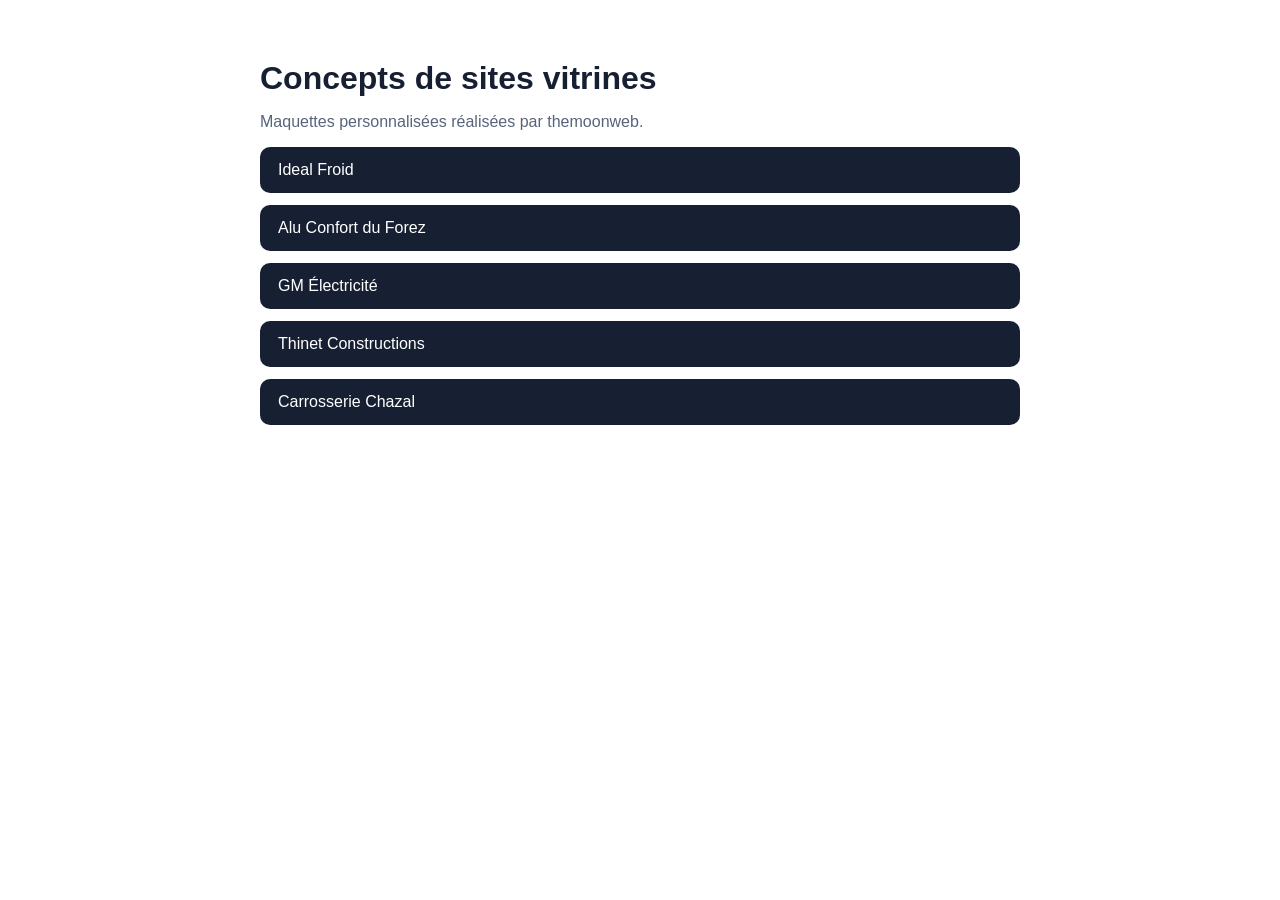
<file: index.html>
<!doctype html>
<html lang="fr">
<head>
  <meta charset="utf-8">
  <meta name="viewport" content="width=device-width, initial-scale=1">
  <meta name="robots" content="noindex, nofollow">
  <title>Concepts de sites — themoonweb</title>
  <style>
    body {
      max-width: 760px;
      margin: 60px auto;
      padding: 0 20px;
      font-family: Arial, sans-serif;
      color: #172033;
    }

    h1 {
      margin-bottom: 8px;
    }

    p {
      color: #58647a;
    }

    a {
      display: block;
      margin: 12px 0;
      padding: 14px 18px;
      border-radius: 10px;
      background: #172033;
      color: white;
      text-decoration: none;
    }

    a:hover {
      background: #f0641b;
    }
  </style>
</head>
<body>
  <h1>Concepts de sites vitrines</h1>
  <p>Maquettes personnalisées réalisées par themoonweb.</p>

  <a href="maquettes/ideal-froid/">Ideal Froid</a>
  <a href="maquettes/alu-confort/">Alu Confort du Forez</a>
  <a href="maquettes/gm-electricite/">GM Électricité</a>
  <a href="maquettes/thinet/">Thinet Constructions</a>
  <a href="maquettes/carrosserie-chazal/">Carrosserie Chazal</a>
</body>
</html>
</file>
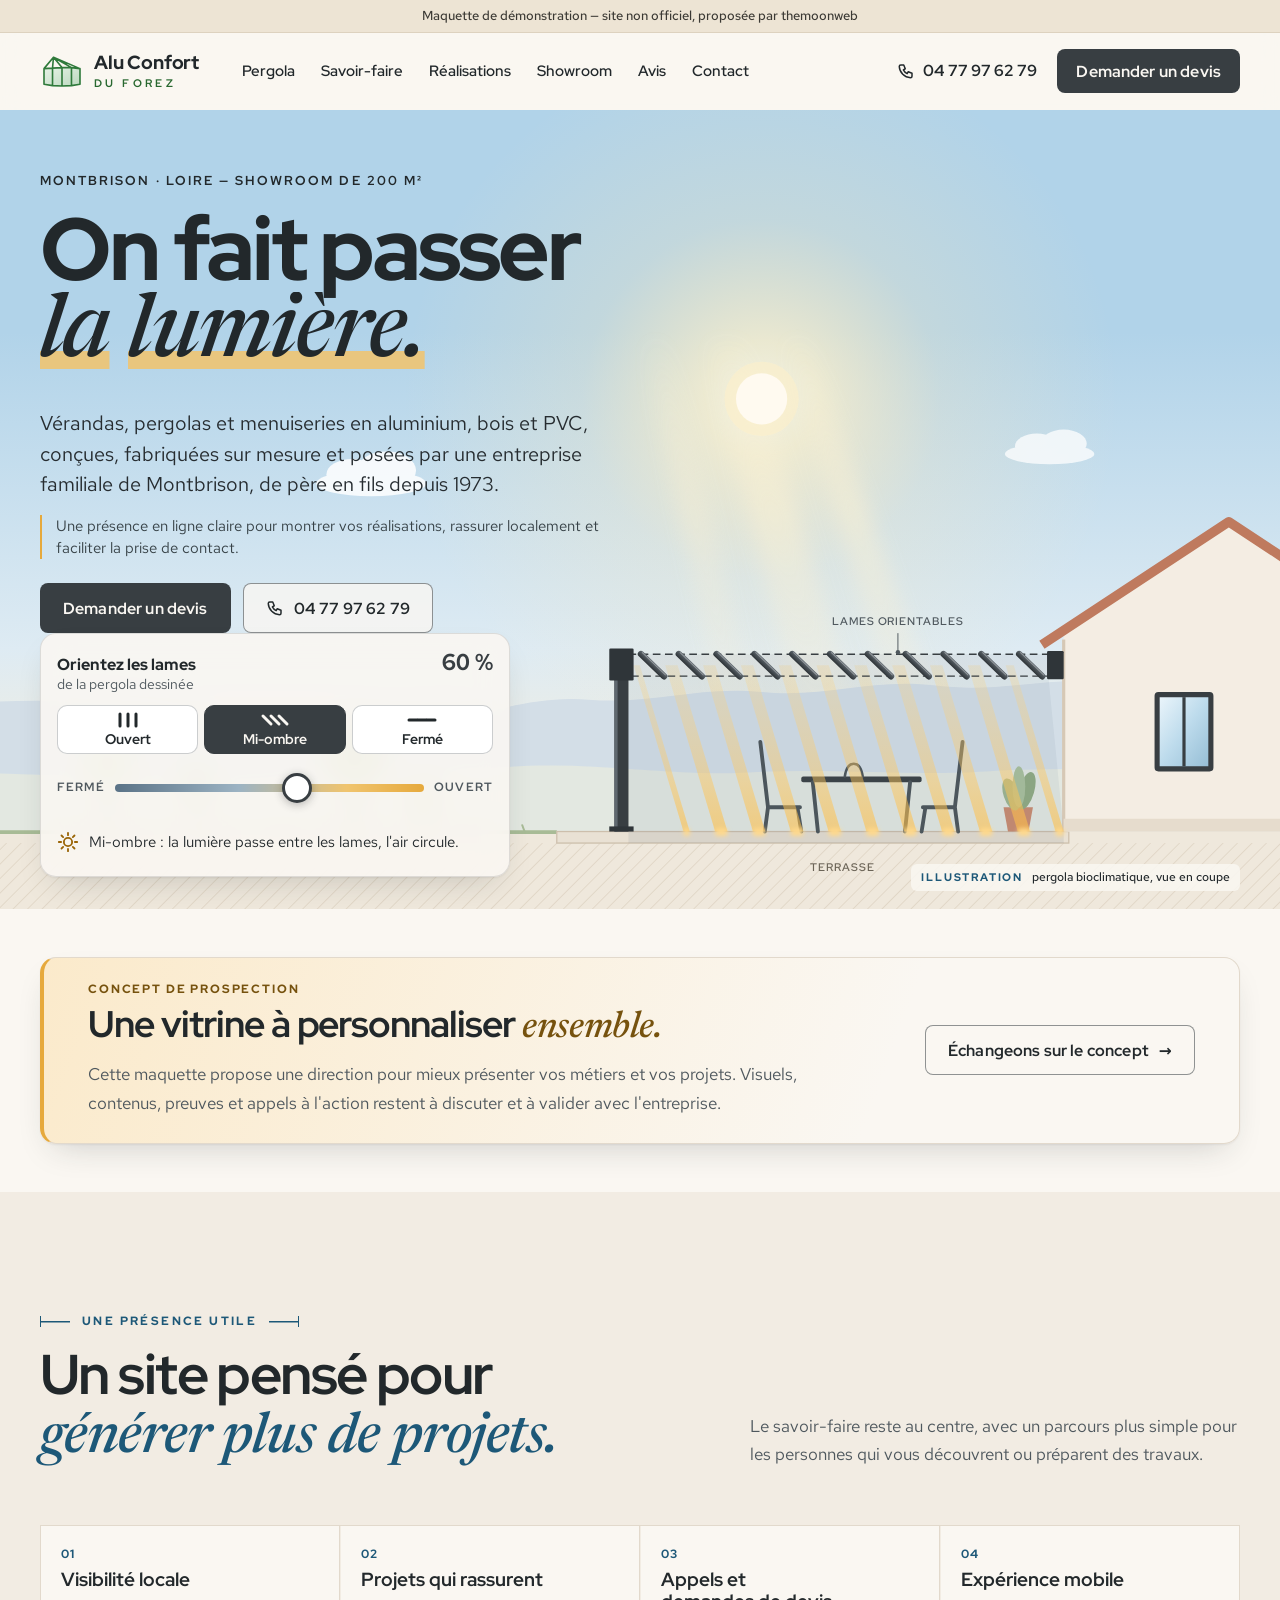
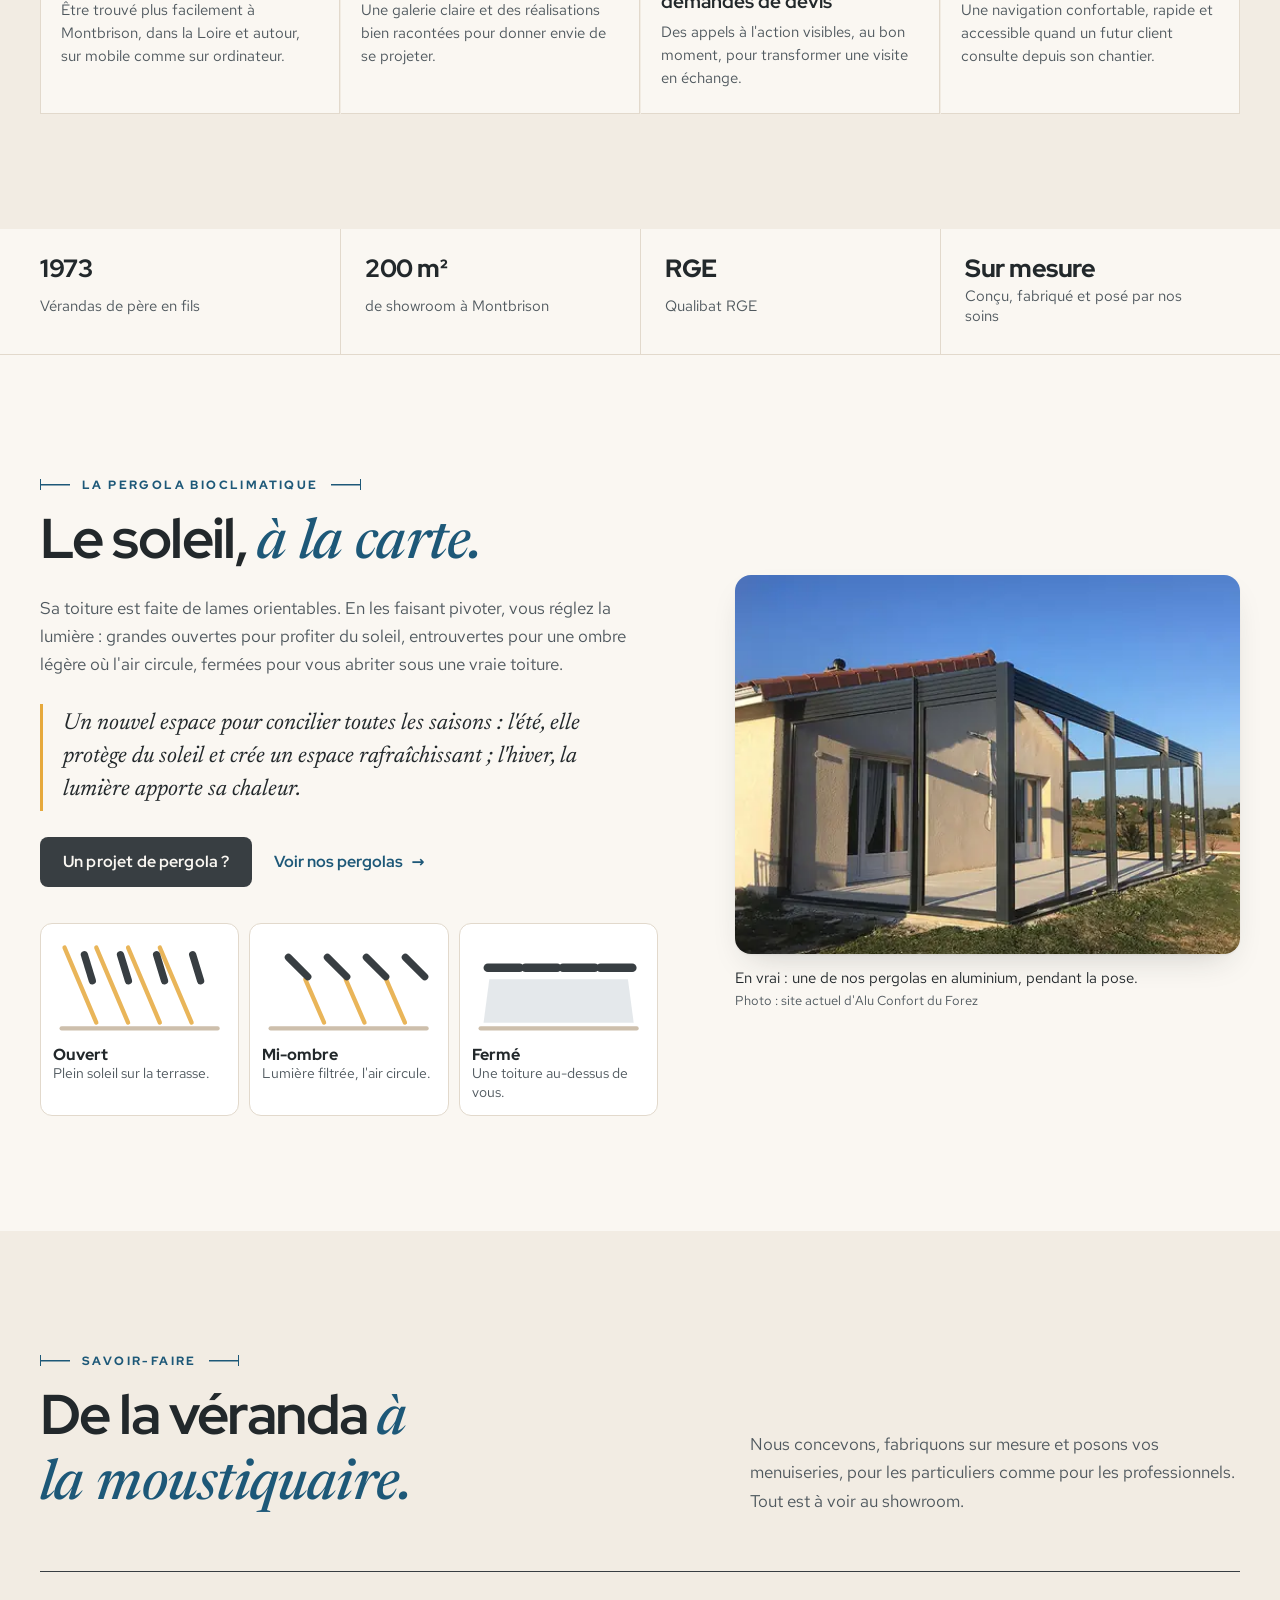
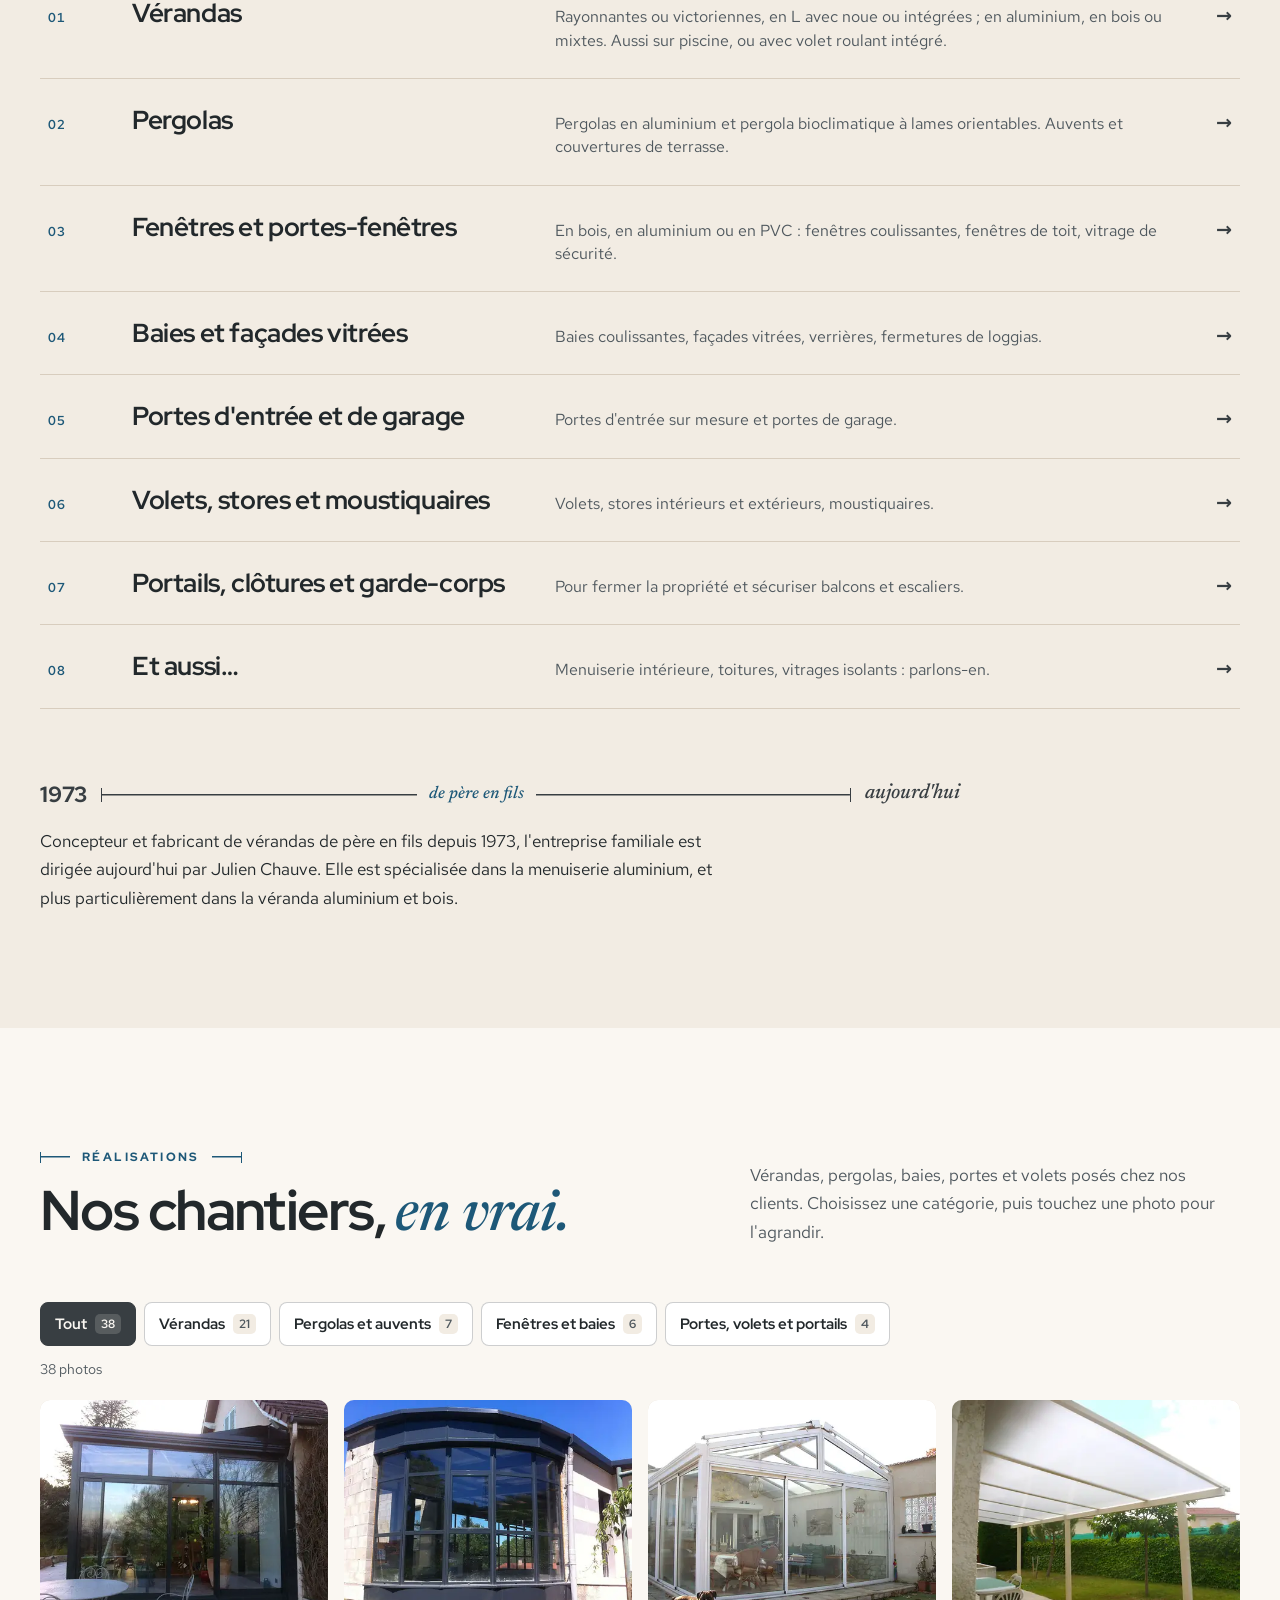
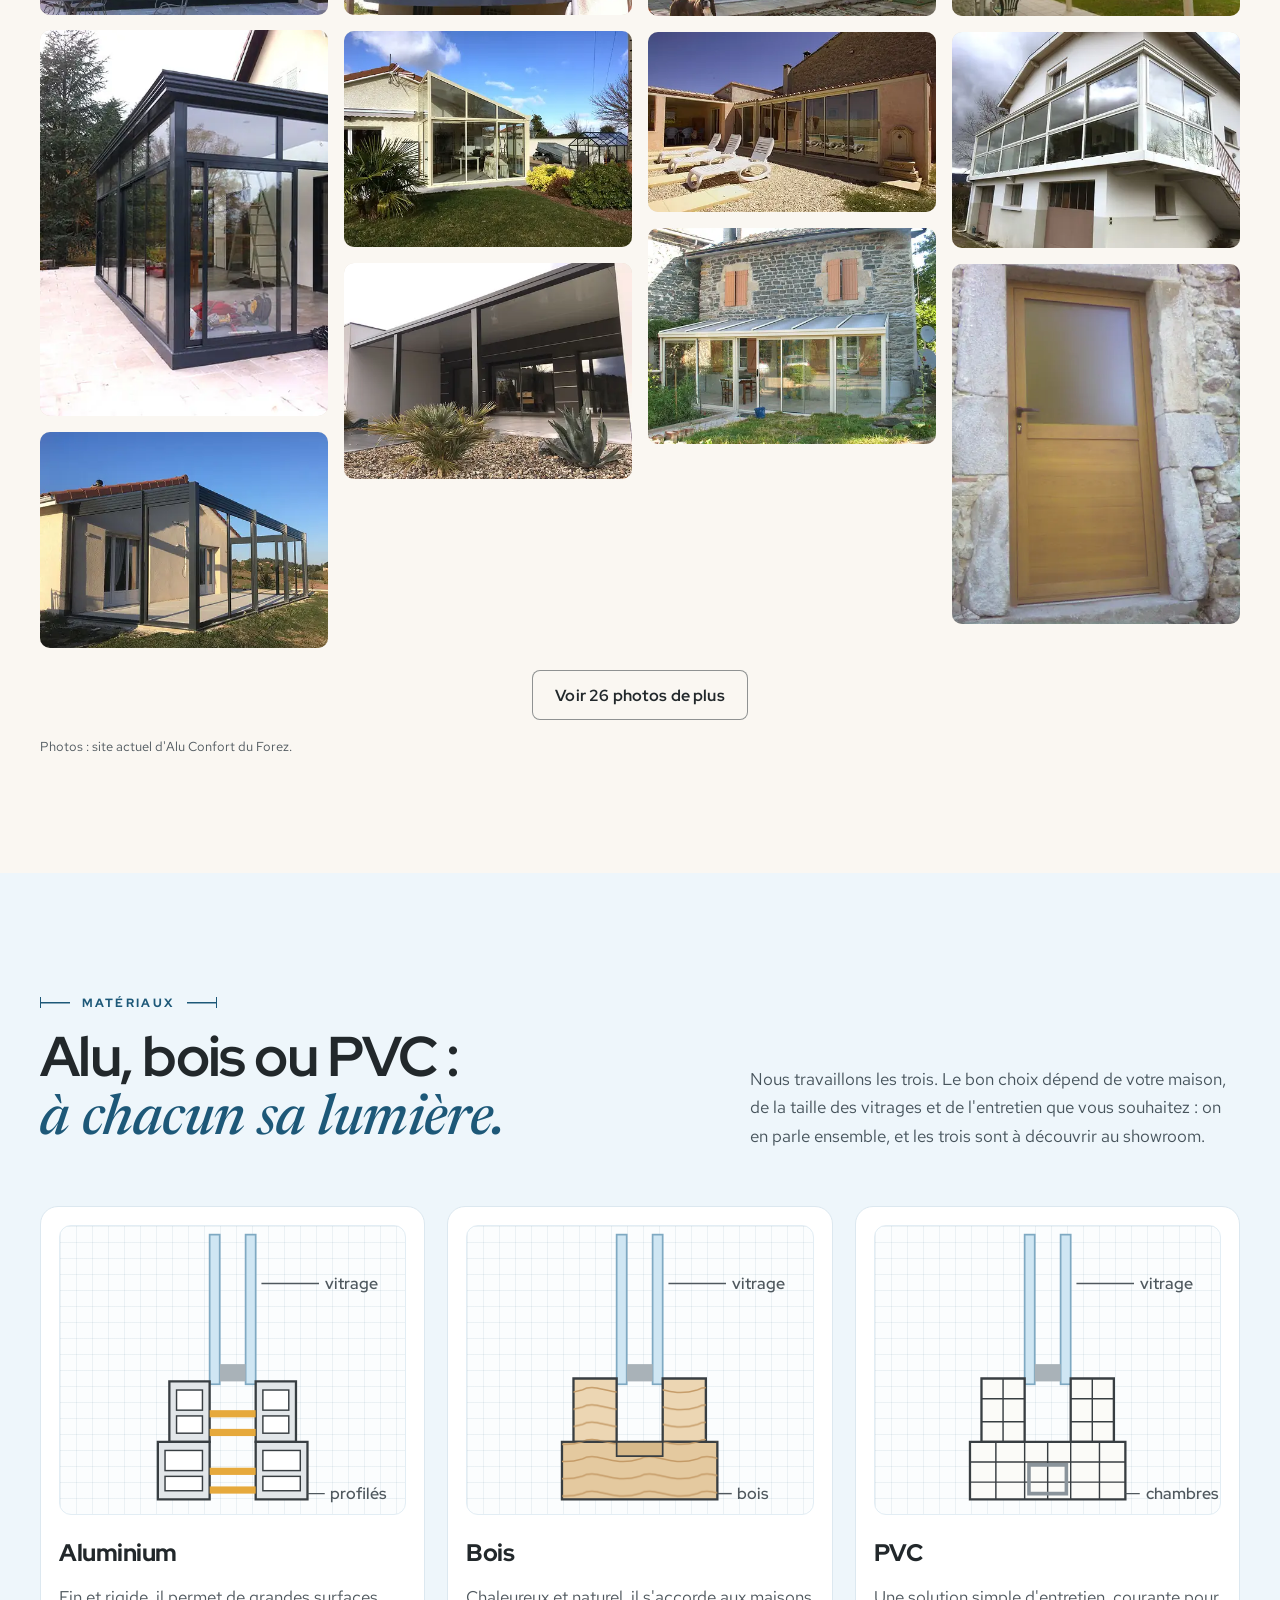
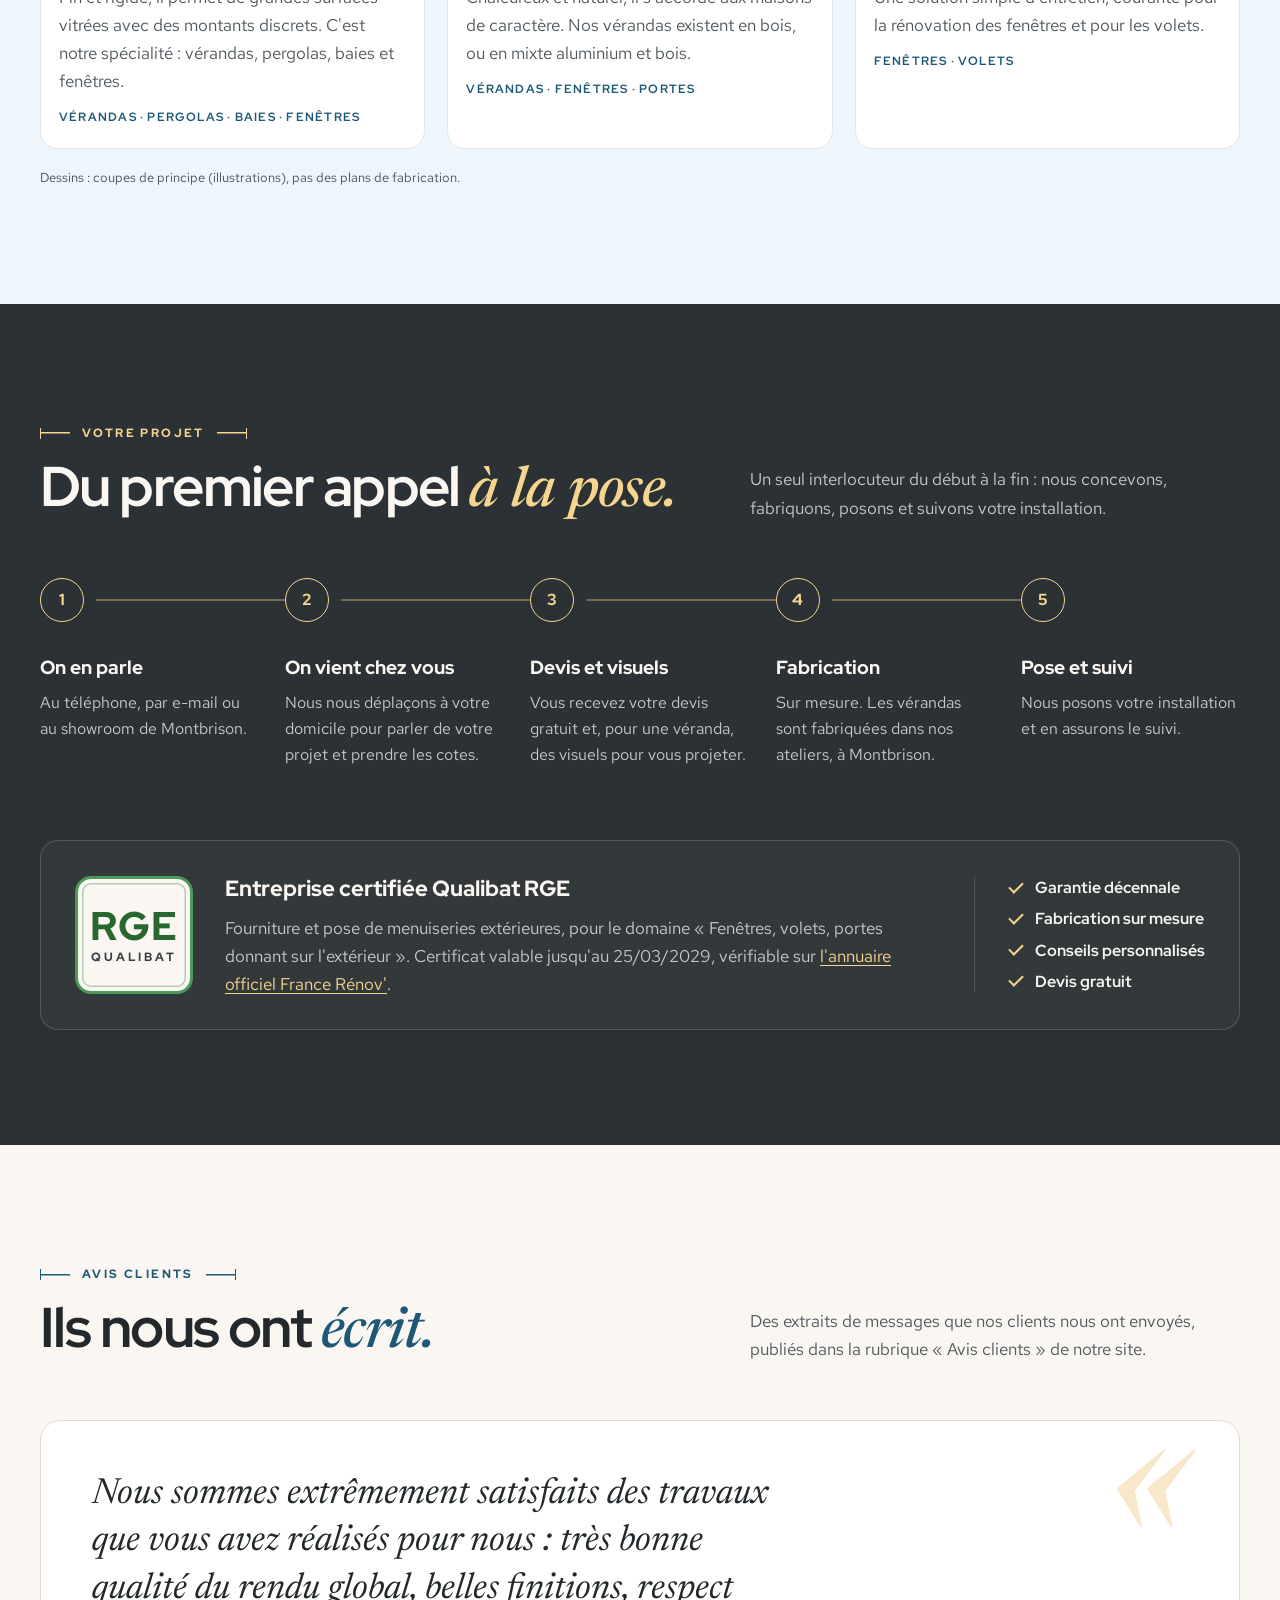
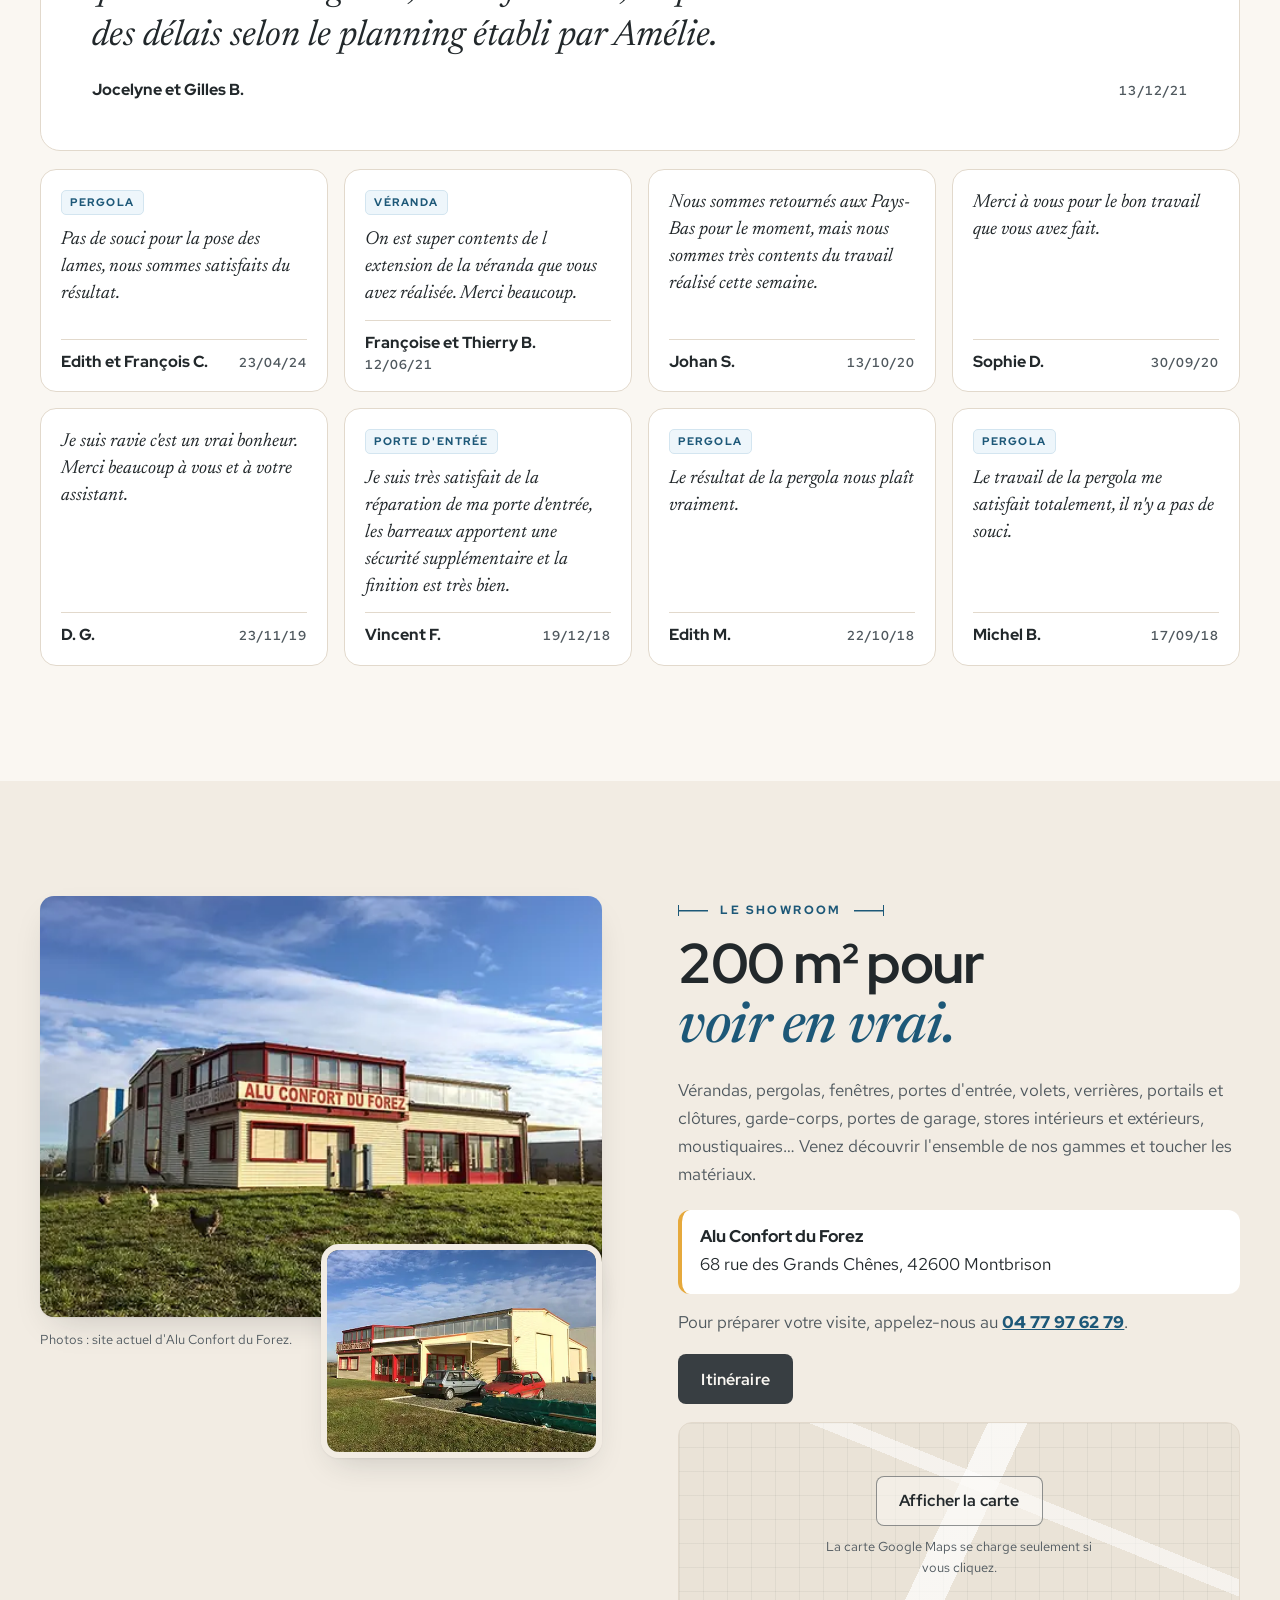
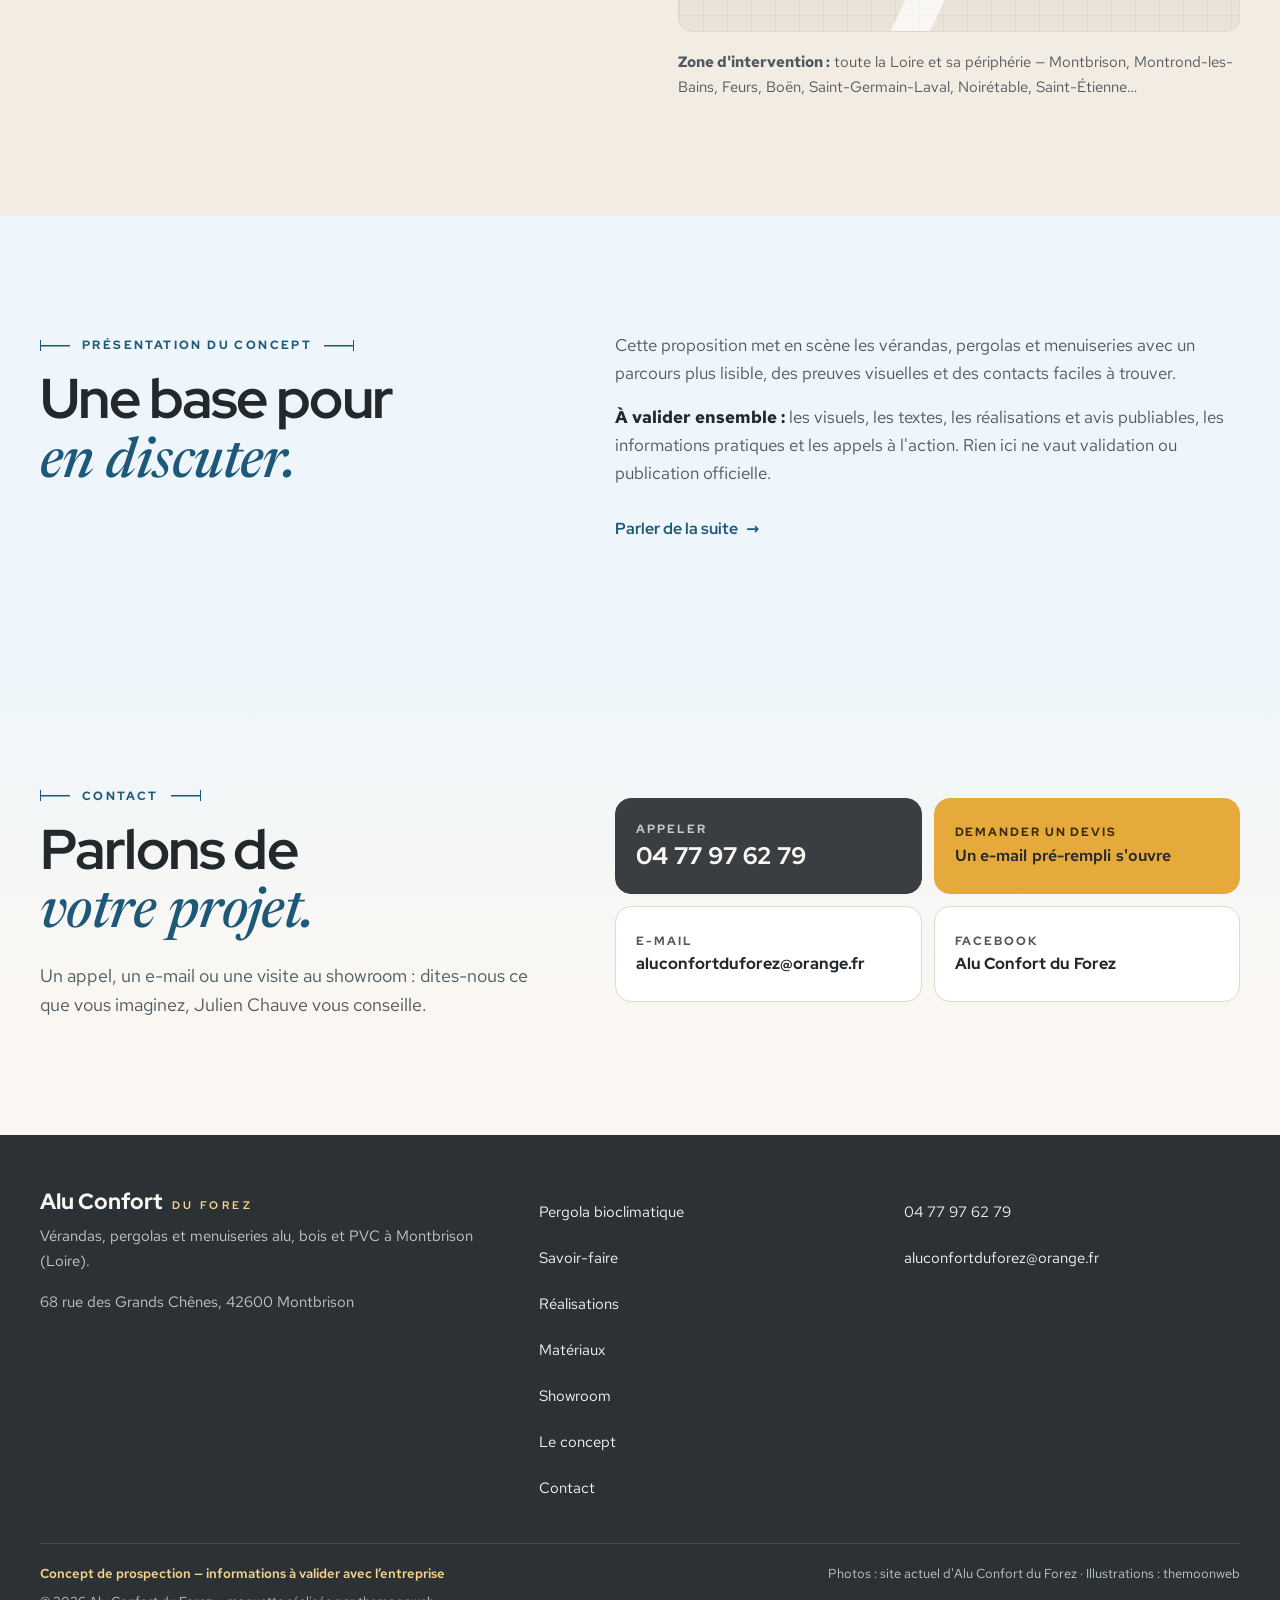
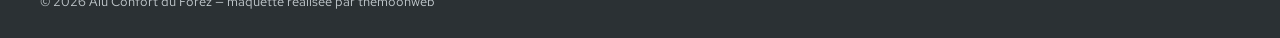
<file: maquettes/alu-confort/index.html>
<!doctype html>
<html lang="fr">
<head>
<meta charset="utf-8">
<meta name="viewport" content="width=device-width, initial-scale=1">
<meta name="robots" content="noindex, nofollow">
<title>Alu Confort du Forez — Vérandas, pergolas et menuiseries à Montbrison</title>
<meta name="description" content="Alu Confort du Forez, entreprise familiale à Montbrison (Loire) : vérandas, pergolas dont bioclimatiques, fenêtres, portes et volets en aluminium, bois et PVC, sur mesure. Showroom de 200 m². Certifiée Qualibat RGE.">
<meta name="theme-color" content="#383E42">
<meta property="og:title" content="Alu Confort du Forez — Vérandas, pergolas et menuiseries à Montbrison">
<meta property="og:description" content="Maquette de démonstration proposée par themoonweb.">
<meta property="og:image" content="img/og.jpg">
<link rel="icon" href="img/favicon.svg" type="image/svg+xml">
<link rel="preconnect" href="https://fonts.googleapis.com">
<link rel="preconnect" href="https://fonts.gstatic.com" crossorigin>
<link href="https://fonts.googleapis.com/css2?family=Newsreader:ital,opsz,wght@1,6..72,400;1,6..72,500&family=Red+Hat+Display:wght@500;600;700;800&family=Red+Hat+Text:wght@400;500;600&display=swap" rel="stylesheet">
<link rel="stylesheet" href="css/style.css">
</head>
<body>

<a class="skip" href="#contenu">Aller au contenu</a>
<div class="demo-banner" role="note">Maquette de démonstration — site non officiel, proposée par themoonweb</div>
<div class="progress" aria-hidden="true"></div>

<header class="site-head">
  <div class="wrap head-in">
    <a class="logo" href="#top" aria-label="Alu Confort du Forez, retour en haut de page">
      <svg class="logo-mark" viewBox="0 0 46 38" aria-hidden="true">
        <defs><linearGradient id="lgv" x1="0" y1="0" x2="1" y2="1"><stop offset="0" stop-color="#e6f2e6"/><stop offset="1" stop-color="#bcd9bf"/></linearGradient></defs>
        <path d="M4 16.5 13 16 23 15.4 33 15.4 42 16.5V33l-9 1.4-10 .5-10-.5L4 33Z" fill="url(#lgv)"/>
        <path d="M4 16.5 14 4.5 42 16.5M13 16 14 4.5M23 15.4 14 4.5M33 15.4 14 4.5M4 16.5 13 16 23 15.4 33 15.4 42 16.5V33l-9 1.4-10 .5-10-.5L4 33ZM13 16v18.4M23 15.4v19.5M33 15.4v19" fill="none" stroke="#2F7A3B" stroke-width="1.7" stroke-linejoin="round"/>
      </svg>
      <span class="logo-txt"><b>Alu Confort</b><small>du Forez</small></span>
    </a>
    <nav class="nav-desk" aria-label="Navigation principale">
      <a href="#pergola">Pergola</a>
      <a href="#savoir-faire">Savoir-faire</a>
      <a href="#realisations">Réalisations</a>
      <a href="#showroom">Showroom</a>
      <a href="#avis">Avis</a>
      <a href="#contact">Contact</a>
    </nav>
    <a class="head-tel" data-cfg-tel="tel" href="tel:+33477976279">
      <svg viewBox="0 0 24 24" aria-hidden="true"><path d="M5 4h4l2 5-2.5 1.5a11 11 0 0 0 5 5L15 13l5 2v4a2 2 0 0 1-2 2A16 16 0 0 1 3 6a2 2 0 0 1 2-2"/></svg>
      <span data-cfg="tel">04 77 97 62 79</span>
    </a>
    <a class="btn btn-dark head-cta" data-cfg-devis href="mailto:aluconfortduforez@orange.fr" data-magnet>Demander un devis</a>
    <button class="burger" type="button" aria-expanded="false" aria-controls="menu-mobile" aria-label="Ouvrir le menu"><span></span><span></span></button>
  </div>
</header>

<div id="menu-mobile" class="menu-mobile" aria-hidden="true">
  <nav aria-label="Menu mobile">
    <a href="#pergola">La pergola bioclimatique</a>
    <a href="#savoir-faire">Savoir-faire</a>
    <a href="#realisations">Réalisations</a>
    <a href="#materiaux">Alu, bois ou PVC</a>
    <a href="#showroom">Le showroom</a>
    <a href="#avis">Avis clients</a>
    <a href="#contact">Contact</a>
    <div class="mm-actions">
      <a class="btn btn-dark" data-cfg-tel="tel" href="tel:+33477976279">Appeler le <span data-cfg="tel">04 77 97 62 79</span></a>
      <a class="btn btn-line" data-cfg-devis href="mailto:aluconfortduforez@orange.fr">Demander un devis</a>
    </div>
    <button class="mm-close" type="button" data-close>Fermer le menu</button>
  </nav>
</div>

<main id="contenu">

  <!-- ===================== HÉROS : la pergola (illustration) ===================== -->
  <section class="hero" id="top" aria-labelledby="hero-title">
    <div class="scene" data-scene>
      <svg class="scene-svg" viewBox="480 230 960 650" preserveAspectRatio="xMaxYMax meet" role="img" aria-labelledby="scene-t scene-d">
        <title id="scene-t">Illustration : pergola bioclimatique vue en coupe</title>
        <desc id="scene-d">Une pergola à lames orientables adossée à une maison, au-dessus d'une terrasse avec une table. Selon l'orientation des lames, le soleil passe ou non sur la terrasse.</desc>
        <defs>
          <linearGradient id="sky" x1="0" y1="0" x2="0" y2="900" gradientUnits="userSpaceOnUse">
            <stop offset="0" data-sky="top" stop-color="#b9d9ee"/>
            <stop offset=".55" data-sky="mid" stop-color="#dfecf4"/>
            <stop offset=".86" data-sky="low" stop-color="#f9efda"/>
          </linearGradient>
          <radialGradient id="sunglow" cx="790" cy="104" r="560" gradientUnits="userSpaceOnUse">
            <stop offset="0" stop-color="#fff8e1"/>
            <stop offset=".16" stop-color="#fff0c8" stop-opacity=".9"/>
            <stop offset=".5" stop-color="#fde6b4" stop-opacity=".28"/>
            <stop offset="1" stop-color="#fde6b4" stop-opacity="0"/>
          </radialGradient>
          <linearGradient id="beam" x1="0" y1="520" x2="0" y2="780" gradientUnits="userSpaceOnUse">
            <stop offset="0" stop-color="#ffd27a" stop-opacity=".22"/>
            <stop offset=".6" stop-color="#ffc85e" stop-opacity=".42"/>
            <stop offset="1" stop-color="#ffbf47" stop-opacity=".6"/>
          </linearGradient>
          <linearGradient id="ray" x1="0" y1="0" x2="0" y2="1">
            <stop offset="0" stop-color="#fff6dc" stop-opacity=".0"/>
            <stop offset=".35" stop-color="#fff3d2" stop-opacity=".55"/>
            <stop offset="1" stop-color="#fff3d2" stop-opacity="0"/>
          </linearGradient>
          <linearGradient id="lameG" x1="0" y1="0" x2="0" y2="1">
            <stop offset="0" stop-color="#626b72"/><stop offset="1" stop-color="#2c3236"/>
          </linearGradient>
          <linearGradient id="glassG" x1="0" y1="0" x2="1" y2="1">
            <stop offset="0" stop-color="#eef7fc"/><stop offset=".5" stop-color="#bddbec"/><stop offset="1" stop-color="#93bcd4"/>
          </linearGradient>
          <pattern id="hatch" width="16" height="16" patternUnits="userSpaceOnUse" patternTransform="rotate(45)">
            <line x1="0" y1="0" x2="0" y2="16" stroke="#dacfbe" stroke-width="2"/>
          </pattern>
          <filter id="soft" x="-10%" y="-150%" width="120%" height="400%"><feGaussianBlur stdDeviation="3.5"/></filter>
          <filter id="haze" x="-30%" y="-30%" width="160%" height="160%"><feGaussianBlur stdDeviation="14"/></filter>
        </defs>

        <!-- ciel, soleil, nuages -->
        <rect x="-2400" y="-1200" width="4000" height="2100" fill="url(#sky)"/>
        <circle cx="790" cy="104" r="560" fill="url(#sunglow)" data-sunglow/>
        <g data-rays filter="url(#haze)">
          <polygon points="700,0 760,0 1000,800 900,800" fill="url(#ray)"/>
          <polygon points="820,0 860,0 1140,800 1060,800" fill="url(#ray)"/>
          <polygon points="600,0 640,0 830,800 770,800" fill="url(#ray)" opacity=".7"/>
        </g>
        <circle cx="790" cy="104" r="58" fill="#fff1c9" opacity=".55"/>
        <circle cx="790" cy="104" r="40" fill="#fffaf0"/>
        <g class="cloud cloud-a" fill="#fff" opacity=".85">
          <ellipse cx="180" cy="236" rx="86" ry="20"/><ellipse cx="150" cy="222" rx="40" ry="24"/><ellipse cx="204" cy="216" rx="46" ry="30"/>
        </g>
        <g class="cloud cloud-b" fill="#fff" opacity=".75">
          <ellipse cx="1240" cy="190" rx="70" ry="16"/><ellipse cx="1220" cy="178" rx="34" ry="20"/><ellipse cx="1262" cy="174" rx="36" ry="22"/>
        </g>

        <!-- monts du Forez et plaine -->
        <path d="M-2400 610C-2100 590-1900 604-1700 590-1500 576-1320 600-1120 588-940 578-780 556-600 572-420 588-260 560-120 590-60 604-30 630 0 640C90 616 170 586 262 598 352 610 410 566 520 574 620 582 690 552 790 562 890 572 960 540 1062 552 1170 565 1240 534 1352 548 1450 560 1520 540 1600 548V780H-2400Z" fill="#d3dee7"/>
        <path d="M-2400 690C-2100 676-1860 692-1600 684-1300 674-1060 694-800 686-560 678-300 696 0 700C140 680 262 690 382 680 520 668 640 694 760 688 900 680 1020 694 1140 686 1300 676 1450 690 1600 680V780H-2400Z" fill="#e3e8e1"/>
        <!-- arbres -->
        <g fill="#bccbaa">
          <rect x="-236" y="700" width="8" height="80" fill="#a7a08f"/>
          <circle cx="-232" cy="676" r="42" fill="#c9d6b9"/>
          <rect x="-96" y="716" width="6" height="64" fill="#a7a08f"/>
          <circle cx="-93" cy="704" r="26"/>
          <rect x="150" y="690" width="9" height="90" fill="#a7a08f"/>
          <circle cx="154" cy="664" r="50"/>
          <circle cx="262" cy="726" r="30" fill="#c9d6b9"/>
          <rect x="259" y="740" width="6" height="40" fill="#a7a08f"/>
        </g>

        <!-- sol en coupe -->
        <rect x="-2400" y="780" width="4000" height="420" fill="#efe8dc"/>
        <rect x="-2400" y="798" width="4000" height="402" fill="url(#hatch)"/>
        <path d="M-2400 781H470" stroke="#a8bb96" stroke-width="6"/>
        <path d="M-300 781l-6-14M-294 781l2-16M-180 781l-4-12M-60 781l-6-13M-54 781l2-15M40 781l-6-14M46 781l2-16M120 781l-5-12M126 781l3-14M330 781l-5-13M336 781l3-15M420 781l-4-11" stroke="#a8bb96" stroke-width="3" stroke-linecap="round"/>
        <rect x="470" y="780" width="800" height="18" fill="#e9e1d4" stroke="#cdbfac" stroke-width="2"/>

        <!-- maison (pignon) -->
        <g class="house">
          <path d="M1262 470 1520 302 1778 470V780H1262Z" fill="#f4ede3"/>
          <path d="M1228 488 1520 296 1812 488" fill="none" stroke="#bf7a5e" stroke-width="15" stroke-linejoin="round"/>
          <path d="M1262 480V780" stroke="#d6c8b5" stroke-width="5"/>
          <rect x="1262" y="760" width="400" height="20" fill="#e6dccd"/>
          <rect x="1408" y="566" width="84" height="116" rx="2" fill="url(#glassG)" stroke="#383e42" stroke-width="8"/>
          <path d="M1450 570v108" stroke="#383e42" stroke-width="5"/>
        </g>

        <!-- mobilier sous la pergola -->
        <g class="furniture" fill="none" stroke="#4a5358" stroke-width="6" stroke-linecap="round" stroke-linejoin="round">
          <path d="M788 640 800 742H850M800 742 795 780M846 742 852 780"/>
          <path d="M1104 640 1092 742H1042M1092 742 1097 780M1046 742 1040 780"/>
          <rect x="852" y="694" width="188" height="9" rx="3" fill="#383e42" stroke="none"/>
          <path d="M870 703 878 780M1022 703 1014 780"/>
          <path d="M920 694c2-14 8-20 14-20s12 6 14 20" stroke-width="4"/>
        </g>
        <g class="plant">
          <path d="M1168 742h46l-7 38h-32Z" fill="#c98a6e"/>
          <ellipse cx="1180" cy="722" rx="12" ry="26" fill="#9db58f" transform="rotate(-18 1180 722)"/>
          <ellipse cx="1204" cy="716" rx="12" ry="30" fill="#8faa81" transform="rotate(16 1204 716)"/>
          <ellipse cx="1192" cy="710" rx="10" ry="32" fill="#a9bf9b"/>
        </g>

        <!-- ombre sous la pergola (plus forte quand les lames sont fermées) -->
        <polygon data-shade=".22" points="582,537 1238,537 1262,780 582,780" fill="#5a7286"/>
        <rect data-shade=".28" x="582" y="780" width="680" height="18" fill="#5a6b78"/>

        <!-- lumière qui passe entre les lames (calculée par js/pergola.js) -->
        <g data-beams class="beams" fill="url(#beam)"></g>
        <g data-patches class="patches" fill="#ffd98c" filter="url(#soft)"></g>

        <!-- structure de la pergola -->
        <rect x="582" y="503" width="656" height="34" fill="#383e42" fill-opacity=".06" stroke="#383e42" stroke-width="2" stroke-dasharray="12 7"/>
        <rect x="560" y="500" width="22" height="280" fill="#383e42"/>
        <rect x="560" y="500" width="5" height="280" fill="#5f686f"/>
        <rect x="552" y="494" width="38" height="50" rx="2" fill="#2f3539"/>
        <rect x="552" y="772" width="38" height="8" fill="#2f3539"/>
        <rect x="1236" y="498" width="26" height="44" rx="2" fill="#2f3539"/>
        <g data-lames class="lames"></g>

        <!-- annotations (grand écran) -->
        <g class="annot" font-family="Red Hat Display, sans-serif" font-size="17" font-weight="600" fill="#4f585e">
          <path d="M1003 470V500" stroke="#4f585e" stroke-width="1.5"/>
          <circle cx="1003" cy="500" r="3.5" fill="#4f585e"/>
          <text x="1003" y="458" text-anchor="middle" letter-spacing="1.5">LAMES ORIENTABLES</text>
          <text x="866" y="842" letter-spacing="1.5" fill="#6b6457">TERRASSE</text>
        </g>
      </svg>
      <p class="scene-tag"><b>Illustration</b> pergola bioclimatique, vue en coupe</p>
    </div>

    <div class="hero-in wrap">
      <div class="hero-copy">
        <p class="hero-kicker">Montbrison · Loire <span aria-hidden="true">—</span> <span data-cfg-hide="showroom">showroom de <span data-cfg="showroom">200</span>&nbsp;m²</span></p>
        <h1 id="hero-title" data-split>On fait passer <em>la lumière.</em></h1>
        <p class="lead">Vérandas, pergolas et menuiseries en aluminium, bois et PVC, conçues, fabriquées sur mesure et posées par une entreprise familiale de Montbrison<span data-cfg-hide="depuis">, de père en fils depuis <span data-cfg="depuis">1973</span></span>.</p>
        <p class="hero-web-note">Une présence en ligne claire pour montrer vos réalisations, rassurer localement et faciliter la prise de contact.</p>
        <div class="hero-cta">
          <a class="btn btn-dark" data-cfg-devis href="mailto:aluconfortduforez@orange.fr" data-magnet>Demander un devis</a>
          <a class="btn btn-line" data-cfg-tel="tel" href="tel:+33477976279">
            <svg class="ico" viewBox="0 0 24 24" aria-hidden="true"><path d="M5 4h4l2 5-2.5 1.5a11 11 0 0 0 5 5L15 13l5 2v4a2 2 0 0 1-2 2A16 16 0 0 1 3 6a2 2 0 0 1 2-2"/></svg>
            <span data-cfg="tel">04 77 97 62 79</span>
          </a>
        </div>
      </div>

      <div class="remote" role="group" aria-labelledby="remote-t">
        <div class="remote-head">
          <p class="remote-t" id="remote-t">Orientez les lames <span>de la pergola dessinée</span></p>
          <p class="remote-pct" data-pct aria-hidden="true">60 %</p>
        </div>
        <div class="remote-presets">
          <button type="button" class="preset" data-preset="100" aria-pressed="false">
            <svg viewBox="0 0 30 16" aria-hidden="true"><path d="M7 2v12M15 2v12M23 2v12"/></svg>Ouvert
          </button>
          <button type="button" class="preset" data-preset="60" aria-pressed="true">
            <svg viewBox="0 0 30 16" aria-hidden="true"><path d="M3 4l8 8M11 4l8 8M19 4l8 8"/></svg>Mi-ombre
          </button>
          <button type="button" class="preset" data-preset="0" aria-pressed="false">
            <svg viewBox="0 0 30 16" aria-hidden="true"><path d="M2 8h8M11 8h8M20 8h8"/></svg>Fermé
          </button>
        </div>
        <div class="remote-range">
          <span aria-hidden="true">Fermé</span>
          <label class="vh" for="lames">Ouverture des lames de la pergola (illustration)</label>
          <input id="lames" type="range" min="0" max="100" step="1" value="60">
          <span aria-hidden="true">Ouvert</span>
        </div>
        <p class="remote-state" data-state-box data-mode="filtre">
          <svg viewBox="0 0 24 24" aria-hidden="true"><circle cx="12" cy="12" r="4.5"/><path d="M12 2v2.5M12 19.5V22M2 12h2.5M19.5 12H22M4.9 4.9l1.8 1.8M17.3 17.3l1.8 1.8M4.9 19.1l1.8-1.8M17.3 6.7l1.8-1.8"/></svg>
          <span data-state aria-live="polite">Mi-ombre : la lumière passe entre les lames, l'air circule.</span>
        </p>
      </div>
    </div>
  </section>

  <aside class="prospect-panel wrap" aria-labelledby="prospect-title">
    <div>
      <p class="prospect-label">Concept de prospection</p>
      <h2 id="prospect-title">Une vitrine à personnaliser <em>ensemble.</em></h2>
      <p>Cette maquette propose une direction pour mieux présenter vos métiers et vos projets. Visuels, contenus, preuves et appels à l'action restent à discuter et à valider avec l'entreprise.</p>
    </div>
    <a class="btn btn-line" href="#presentation">Échangeons sur le concept <span aria-hidden="true">→</span></a>
  </aside>

  <section class="benefits section" aria-labelledby="benefits-title">
    <div class="wrap">
      <header class="sec-head sec-split" data-reveal>
        <div>
          <p class="cote"><span>Une présence utile</span></p>
          <h2 id="benefits-title">Un site pensé pour <em>générer plus de projets.</em></h2>
        </div>
        <p class="sec-lead">Le savoir-faire reste au centre, avec un parcours plus simple pour les personnes qui vous découvrent ou préparent des travaux.</p>
      </header>
      <ul class="benefits-list">
        <li data-reveal><span class="benefit-n">01</span><h3>Visibilité locale</h3><p>Être trouvé plus facilement à Montbrison, dans la Loire et autour, sur mobile comme sur ordinateur.</p></li>
        <li data-reveal style="--d:1"><span class="benefit-n">02</span><h3>Projets qui rassurent</h3><p>Une galerie claire et des réalisations bien racontées pour donner envie de se projeter.</p></li>
        <li data-reveal style="--d:2"><span class="benefit-n">03</span><h3>Appels et demandes de devis</h3><p>Des appels à l'action visibles, au bon moment, pour transformer une visite en échange.</p></li>
        <li data-reveal style="--d:3"><span class="benefit-n">04</span><h3>Expérience mobile</h3><p>Une navigation confortable, rapide et accessible quand un futur client consulte depuis son chantier.</p></li>
      </ul>
    </div>
  </section>

  <!-- ===================== EN BREF ===================== -->
  <section class="facts" aria-label="En bref">
    <ul class="wrap facts-list">
      <li data-cfg-hide="depuis"><strong data-cfg="depuis">1973</strong><span>Vérandas de père en fils</span></li>
      <li data-cfg-hide="showroom"><strong><span data-cfg="showroom">200</span>&nbsp;m²</strong><span>de showroom à Montbrison</span></li>
      <li data-cfg-hide="rge"><strong>RGE</strong><span data-cfg="rge">Qualibat RGE</span></li>
      <li><strong>Sur mesure</strong><span>Conçu, fabriqué et posé par nos soins</span></li>
    </ul>
  </section>

  <!-- ===================== LA PERGOLA BIOCLIMATIQUE ===================== -->
  <section id="pergola" class="section pg">
    <div class="wrap pg-grid">
      <div class="pg-text" data-reveal>
        <p class="cote"><span>La pergola bioclimatique</span></p>
        <h2>Le soleil, <em>à la carte.</em></h2>
        <p>Sa toiture est faite de lames orientables. En les faisant pivoter, vous réglez la lumière : grandes ouvertes pour profiter du soleil, entrouvertes pour une ombre légère où l'air circule, fermées pour vous abriter sous une vraie toiture.</p>
        <blockquote class="pg-quote">
          <p>Un nouvel espace pour concilier toutes les saisons : l'été, elle protège du soleil et crée un espace rafraîchissant ; l'hiver, la lumière apporte sa chaleur.</p>
        </blockquote>
        <div class="pg-actions">
          <a class="btn btn-dark" data-cfg-devis="pergola" href="mailto:aluconfortduforez@orange.fr">Un projet de pergola&nbsp;?</a>
          <a class="link" href="#realisations" data-goto="pergola">Voir nos pergolas <span aria-hidden="true">→</span></a>
        </div>
      </div>

      <ol class="pg-modes" data-reveal style="--d:1">
        <li>
          <svg viewBox="0 0 120 70" aria-hidden="true"><path class="pm-sun" d="M8 8l22 52M30 8l22 52M52 8l22 52M74 8l22 52"/><g class="pm-l"><rect x="22" y="10" width="5" height="24" rx="2.5" transform="rotate(-17 24.5 22)"/><rect x="47" y="10" width="5" height="24" rx="2.5" transform="rotate(-17 49.5 22)"/><rect x="72" y="10" width="5" height="24" rx="2.5" transform="rotate(-17 74.5 22)"/><rect x="97" y="10" width="5" height="24" rx="2.5" transform="rotate(-17 99.5 22)"/></g><path class="pm-floor" d="M6 64h108"/></svg>
          <div><strong>Ouvert</strong><span>Plein soleil sur la terrasse.</span></div>
        </li>
        <li>
          <svg viewBox="0 0 120 70" aria-hidden="true"><path class="pm-sun" d="M30 30l13 30M58 30l13 30M86 30l13 30"/><g class="pm-l"><rect x="13" y="19" width="24" height="5" rx="2.5" transform="rotate(45 25 21.5)"/><rect x="40" y="19" width="24" height="5" rx="2.5" transform="rotate(45 52 21.5)"/><rect x="67" y="19" width="24" height="5" rx="2.5" transform="rotate(45 79 21.5)"/><rect x="94" y="19" width="24" height="5" rx="2.5" transform="rotate(45 106 21.5)"/></g><path class="pm-floor" d="M6 64h108"/></svg>
          <div><strong>Mi-ombre</strong><span>Lumière filtrée, l'air circule.</span></div>
        </li>
        <li>
          <svg viewBox="0 0 120 70" aria-hidden="true"><g class="pm-l"><rect x="8" y="19" width="28" height="6" rx="3"/><rect x="34" y="19" width="28" height="6" rx="3"/><rect x="60" y="19" width="28" height="6" rx="3"/><rect x="86" y="19" width="28" height="6" rx="3"/></g><path class="pm-shade" d="M12 30h96l4 30H8Z"/><path class="pm-floor" d="M6 64h108"/></svg>
          <div><strong>Fermé</strong><span>Une toiture au-dessus de vous.</span></div>
        </li>
      </ol>

      <figure class="pg-photo" data-reveal style="--d:2">
        <a href="img/real/pergola-anthracite-pose-full.webp" data-lb="pergola" data-caption="Pergola en aluminium gris anthracite, en cours de pose — Photo : site actuel d'Alu Confort du Forez">
          <picture>
            <source type="image/webp" srcset="img/real/pergola-anthracite-pose-480.webp 480w, img/real/pergola-anthracite-pose-full.webp 800w" sizes="(min-width: 1100px) 34vw, 92vw">
            <img src="img/real/pergola-anthracite-pose-480.webp" srcset="img/real/pergola-anthracite-pose-480.webp 480w, img/real/pergola-anthracite-pose-full.webp 800w" sizes="(min-width: 1100px) 34vw, 92vw" width="480" height="360" loading="lazy" decoding="async" alt="Pergola en aluminium gris anthracite en cours de pose contre une maison">
          </picture>
        </a>
        <figcaption>En vrai : une de nos pergolas en aluminium, pendant la pose. <span>Photo : site actuel d'Alu Confort du Forez</span></figcaption>
      </figure>
    </div>
  </section>

  <!-- ===================== SAVOIR-FAIRE ===================== -->
  <section id="savoir-faire" class="section sf">
    <div class="wrap">
      <header class="sec-head sec-split" data-reveal>
        <div>
          <p class="cote"><span>Savoir-faire</span></p>
          <h2>De la véranda <em>à la moustiquaire.</em></h2>
        </div>
        <p class="sec-lead">Nous concevons, fabriquons sur mesure et posons vos menuiseries, pour les particuliers comme pour les professionnels. Tout est à voir au showroom.</p>
      </header>

      <ol class="index" data-preview-list>
        <li data-reveal data-preview="img/real/veranda-anthracite-terrasse-480.webp">
          <a href="#realisations" data-goto="veranda">
            <span class="ix-n">01</span><span class="ix-t">Vérandas</span>
            <span class="ix-d">Rayonnantes ou victoriennes, en L avec noue ou intégrées ; en aluminium, en bois ou mixtes. Aussi sur piscine, ou avec volet roulant intégré.</span>
            <span class="ix-a" aria-hidden="true">→</span>
          </a>
        </li>
        <li data-reveal data-preview="img/real/couverture-terrasse-anthracite-480.webp">
          <a href="#realisations" data-goto="pergola">
            <span class="ix-n">02</span><span class="ix-t">Pergolas</span>
            <span class="ix-d">Pergolas en aluminium et pergola bioclimatique à lames orientables. Auvents et couvertures de terrasse.</span>
            <span class="ix-a" aria-hidden="true">→</span>
          </a>
        </li>
        <li data-reveal data-preview="img/real/fenetre-coulissante-480.webp">
          <a href="#realisations" data-goto="baie">
            <span class="ix-n">03</span><span class="ix-t">Fenêtres et portes-fenêtres</span>
            <span class="ix-d">En bois, en aluminium ou en PVC : fenêtres coulissantes, fenêtres de toit, vitrage de sécurité.</span>
            <span class="ix-a" aria-hidden="true">→</span>
          </a>
        </li>
        <li data-reveal data-preview="img/real/facade-vitree-batiment-ancien-480.webp">
          <a href="#realisations" data-goto="baie">
            <span class="ix-n">04</span><span class="ix-t">Baies et façades vitrées</span>
            <span class="ix-d">Baies coulissantes, façades vitrées, verrières, fermetures de loggias.</span>
            <span class="ix-a" aria-hidden="true">→</span>
          </a>
        </li>
        <li data-reveal data-preview="img/real/porte-entree-ton-bois-480.webp">
          <a href="#realisations" data-goto="fermeture">
            <span class="ix-n">05</span><span class="ix-t">Portes d'entrée et de garage</span>
            <span class="ix-d">Portes d'entrée sur mesure et portes de garage.</span>
            <span class="ix-a" aria-hidden="true">→</span>
          </a>
        </li>
        <li data-reveal data-preview="img/real/volets-battants-facade-480.webp">
          <a href="#realisations" data-goto="fermeture">
            <span class="ix-n">06</span><span class="ix-t">Volets, stores et moustiquaires</span>
            <span class="ix-d">Volets, stores intérieurs et extérieurs, moustiquaires.</span>
            <span class="ix-a" aria-hidden="true">→</span>
          </a>
        </li>
        <li data-reveal data-preview="img/real/portail-blanc-480.webp">
          <a href="#realisations" data-goto="fermeture">
            <span class="ix-n">07</span><span class="ix-t">Portails, clôtures et garde-corps</span>
            <span class="ix-d">Pour fermer la propriété et sécuriser balcons et escaliers.</span>
            <span class="ix-a" aria-hidden="true">→</span>
          </a>
        </li>
        <li data-reveal>
          <a href="#contact">
            <span class="ix-n">08</span><span class="ix-t">Et aussi…</span>
            <span class="ix-d">Menuiserie intérieure, toitures, vitrages isolants : parlons-en.</span>
            <span class="ix-a" aria-hidden="true">→</span>
          </a>
        </li>
      </ol>

      <div class="lineage" data-reveal data-cfg-hide="depuis">
        <div class="dim" aria-hidden="true">
          <span class="dim-end" data-cfg="depuis">1973</span>
          <span class="dim-line"><span>de père en fils</span></span>
          <span class="dim-end">aujourd'hui</span>
        </div>
        <p>Concepteur et fabricant de vérandas de père en fils depuis <span data-cfg="depuis">1973</span>, l'entreprise familiale<span data-cfg-hide="dirigeant"> est dirigée aujourd'hui par <span data-cfg="dirigeant">Julien Chauve</span>. Elle est</span> spécialisée dans la menuiserie aluminium, et plus particulièrement dans la véranda aluminium et bois.</p>
      </div>
    </div>
  </section>

  <!-- ===================== RÉALISATIONS ===================== -->
  <section id="realisations" class="section rea">
    <div class="wrap">
      <header class="sec-head sec-split" data-reveal>
        <div>
          <p class="cote"><span>Réalisations</span></p>
          <h2>Nos chantiers, <em>en vrai.</em></h2>
        </div>
        <p class="sec-lead">Vérandas, pergolas, baies, portes et volets posés chez nos clients. Choisissez une catégorie, puis touchez une photo pour l'agrandir.</p>
      </header>

      <div class="filters" role="group" aria-label="Filtrer les réalisations par type">
        <button type="button" class="chip" data-filter="tout" data-label="Tout" aria-pressed="true">Tout <span class="n">38</span></button>
        <button type="button" class="chip" data-filter="veranda" data-label="Vérandas" aria-pressed="false">Vérandas <span class="n">21</span></button>
        <button type="button" class="chip" data-filter="pergola" data-label="Pergolas et auvents" aria-pressed="false">Pergolas et auvents <span class="n">7</span></button>
        <button type="button" class="chip" data-filter="baie" data-label="Fenêtres et baies" aria-pressed="false">Fenêtres et baies <span class="n">6</span></button>
        <button type="button" class="chip" data-filter="fermeture" data-label="Portes, volets et portails" aria-pressed="false">Portes, volets et portails <span class="n">4</span></button>
      </div>
      <p class="gal-count" data-gal-count aria-live="polite"></p>

      <ul class="gallery" data-gallery>
        <li class="gal-item" data-cat="veranda">
          <a href="img/real/veranda-anthracite-terrasse-full.webp" data-lb="galerie" data-caption="Véranda en aluminium gris anthracite, ouverte sur la terrasse — Photo : site actuel d'Alu Confort du Forez">
            <picture>
              <source type="image/webp" srcset="img/real/veranda-anthracite-terrasse-480.webp 480w, img/real/veranda-anthracite-terrasse-full.webp 800w" sizes="(min-width: 1200px) 23vw, (min-width: 760px) 31vw, 46vw">
              <img src="img/real/veranda-anthracite-terrasse-480.webp" srcset="img/real/veranda-anthracite-terrasse-480.webp 480w, img/real/veranda-anthracite-terrasse-full.webp 800w" sizes="(min-width: 1200px) 23vw, (min-width: 760px) 31vw, 46vw" width="480" height="358" loading="lazy" decoding="async" alt="Véranda en aluminium gris anthracite, ouverte sur la terrasse">
            </picture>
            <span class="gal-cap">Véranda en aluminium gris anthracite, ouverte sur la terrasse</span>
          </a>
        </li>
        <li class="gal-item" data-cat="veranda">
          <a href="img/real/veranda-anthracite-full.webp" data-lb="galerie" data-caption="Véranda en aluminium gris anthracite — Photo : site actuel d'Alu Confort du Forez">
            <picture>
              <source type="image/webp" srcset="img/real/veranda-anthracite-480.webp 448w, img/real/veranda-anthracite-full.webp 448w" sizes="(min-width: 1200px) 23vw, (min-width: 760px) 31vw, 46vw">
              <img src="img/real/veranda-anthracite-480.webp" srcset="img/real/veranda-anthracite-480.webp 448w, img/real/veranda-anthracite-full.webp 448w" sizes="(min-width: 1200px) 23vw, (min-width: 760px) 31vw, 46vw" width="448" height="600" loading="lazy" decoding="async" alt="Véranda en aluminium gris anthracite">
            </picture>
            <span class="gal-cap">Véranda en aluminium gris anthracite</span>
          </a>
        </li>
        <li class="gal-item" data-cat="pergola">
          <a href="img/real/pergola-anthracite-pose-full.webp" data-lb="galerie" data-caption="Pergola en aluminium gris anthracite, en cours de pose — Photo : site actuel d'Alu Confort du Forez">
            <picture>
              <source type="image/webp" srcset="img/real/pergola-anthracite-pose-480.webp 480w, img/real/pergola-anthracite-pose-full.webp 800w" sizes="(min-width: 1200px) 23vw, (min-width: 760px) 31vw, 46vw">
              <img src="img/real/pergola-anthracite-pose-480.webp" srcset="img/real/pergola-anthracite-pose-480.webp 480w, img/real/pergola-anthracite-pose-full.webp 800w" sizes="(min-width: 1200px) 23vw, (min-width: 760px) 31vw, 46vw" width="480" height="360" loading="lazy" decoding="async" alt="Pergola en aluminium gris anthracite, en cours de pose">
            </picture>
            <span class="gal-cap">Pergola en aluminium gris anthracite, en cours de pose</span>
          </a>
        </li>
        <li class="gal-item" data-cat="veranda">
          <a href="img/real/veranda-etage-anthracite-full.webp" data-lb="galerie" data-caption="Véranda en étage, gris anthracite — Photo : site actuel d'Alu Confort du Forez">
            <picture>
              <source type="image/webp" srcset="img/real/veranda-etage-anthracite-480.webp 480w, img/real/veranda-etage-anthracite-full.webp 800w" sizes="(min-width: 1200px) 23vw, (min-width: 760px) 31vw, 46vw">
              <img src="img/real/veranda-etage-anthracite-480.webp" srcset="img/real/veranda-etage-anthracite-480.webp 480w, img/real/veranda-etage-anthracite-full.webp 800w" sizes="(min-width: 1200px) 23vw, (min-width: 760px) 31vw, 46vw" width="480" height="359" loading="lazy" decoding="async" alt="Véranda en étage, gris anthracite">
            </picture>
            <span class="gal-cap">Véranda en étage, gris anthracite</span>
          </a>
        </li>
        <li class="gal-item" data-cat="veranda">
          <a href="img/real/veranda-pignon-vitre-full.webp" data-lb="galerie" data-caption="Véranda à pignon vitré — Photo : site actuel d'Alu Confort du Forez">
            <picture>
              <source type="image/webp" srcset="img/real/veranda-pignon-vitre-480.webp 480w, img/real/veranda-pignon-vitre-full.webp 800w" sizes="(min-width: 1200px) 23vw, (min-width: 760px) 31vw, 46vw">
              <img src="img/real/veranda-pignon-vitre-480.webp" srcset="img/real/veranda-pignon-vitre-480.webp 480w, img/real/veranda-pignon-vitre-full.webp 800w" sizes="(min-width: 1200px) 23vw, (min-width: 760px) 31vw, 46vw" width="480" height="360" loading="lazy" decoding="async" alt="Véranda à pignon vitré">
            </picture>
            <span class="gal-cap">Véranda à pignon vitré</span>
          </a>
        </li>
        <li class="gal-item" data-cat="pergola">
          <a href="img/real/couverture-terrasse-anthracite-full.webp" data-lb="galerie" data-caption="Couverture de terrasse en aluminium gris anthracite — Photo : site actuel d'Alu Confort du Forez">
            <picture>
              <source type="image/webp" srcset="img/real/couverture-terrasse-anthracite-480.webp 480w, img/real/couverture-terrasse-anthracite-full.webp 800w" sizes="(min-width: 1200px) 23vw, (min-width: 760px) 31vw, 46vw">
              <img src="img/real/couverture-terrasse-anthracite-480.webp" srcset="img/real/couverture-terrasse-anthracite-480.webp 480w, img/real/couverture-terrasse-anthracite-full.webp 800w" sizes="(min-width: 1200px) 23vw, (min-width: 760px) 31vw, 46vw" width="480" height="360" loading="lazy" decoding="async" alt="Couverture de terrasse en aluminium gris anthracite">
            </picture>
            <span class="gal-cap">Couverture de terrasse en aluminium gris anthracite</span>
          </a>
        </li>
        <li class="gal-item" data-cat="veranda">
          <a href="img/real/veranda-blanche-toiture-vitree-full.webp" data-lb="galerie" data-caption="Véranda blanche à toiture vitrée — Photo : site actuel d'Alu Confort du Forez">
            <picture>
              <source type="image/webp" srcset="img/real/veranda-blanche-toiture-vitree-480.webp 480w, img/real/veranda-blanche-toiture-vitree-full.webp 800w" sizes="(min-width: 1200px) 23vw, (min-width: 760px) 31vw, 46vw">
              <img src="img/real/veranda-blanche-toiture-vitree-480.webp" srcset="img/real/veranda-blanche-toiture-vitree-480.webp 480w, img/real/veranda-blanche-toiture-vitree-full.webp 800w" sizes="(min-width: 1200px) 23vw, (min-width: 760px) 31vw, 46vw" width="480" height="360" loading="lazy" decoding="async" alt="Véranda blanche à toiture vitrée">
            </picture>
            <span class="gal-cap">Véranda blanche à toiture vitrée</span>
          </a>
        </li>
        <li class="gal-item" data-cat="baie">
          <a href="img/real/baies-coulissantes-piscine-full.webp" data-lb="galerie" data-caption="Grandes baies coulissantes côté piscine — Photo : site actuel d'Alu Confort du Forez">
            <picture>
              <source type="image/webp" srcset="img/real/baies-coulissantes-piscine-480.webp 480w, img/real/baies-coulissantes-piscine-full.webp 552w" sizes="(min-width: 1200px) 23vw, (min-width: 760px) 31vw, 46vw">
              <img src="img/real/baies-coulissantes-piscine-480.webp" srcset="img/real/baies-coulissantes-piscine-480.webp 480w, img/real/baies-coulissantes-piscine-full.webp 552w" sizes="(min-width: 1200px) 23vw, (min-width: 760px) 31vw, 46vw" width="480" height="300" loading="lazy" decoding="async" alt="Grandes baies coulissantes côté piscine">
            </picture>
            <span class="gal-cap">Grandes baies coulissantes côté piscine</span>
          </a>
        </li>
        <li class="gal-item" data-cat="veranda">
          <a href="img/real/veranda-maison-pierre-full.webp" data-lb="galerie" data-caption="Véranda devant une maison en pierre — Photo : site actuel d'Alu Confort du Forez">
            <picture>
              <source type="image/webp" srcset="img/real/veranda-maison-pierre-480.webp 480w, img/real/veranda-maison-pierre-full.webp 800w" sizes="(min-width: 1200px) 23vw, (min-width: 760px) 31vw, 46vw">
              <img src="img/real/veranda-maison-pierre-480.webp" srcset="img/real/veranda-maison-pierre-480.webp 480w, img/real/veranda-maison-pierre-full.webp 800w" sizes="(min-width: 1200px) 23vw, (min-width: 760px) 31vw, 46vw" width="480" height="360" loading="lazy" decoding="async" alt="Véranda devant une maison en pierre">
            </picture>
            <span class="gal-cap">Véranda devant une maison en pierre</span>
          </a>
        </li>
        <li class="gal-item" data-cat="pergola">
          <a href="img/real/couverture-terrasse-translucide-full.webp" data-lb="galerie" data-caption="Couverture de terrasse à toiture translucide — Photo : site actuel d'Alu Confort du Forez">
            <picture>
              <source type="image/webp" srcset="img/real/couverture-terrasse-translucide-480.webp 480w, img/real/couverture-terrasse-translucide-full.webp 600w" sizes="(min-width: 1200px) 23vw, (min-width: 760px) 31vw, 46vw">
              <img src="img/real/couverture-terrasse-translucide-480.webp" srcset="img/real/couverture-terrasse-translucide-480.webp 480w, img/real/couverture-terrasse-translucide-full.webp 600w" sizes="(min-width: 1200px) 23vw, (min-width: 760px) 31vw, 46vw" width="480" height="360" loading="lazy" decoding="async" alt="Couverture de terrasse à toiture translucide">
            </picture>
            <span class="gal-cap">Couverture de terrasse à toiture translucide</span>
          </a>
        </li>
        <li class="gal-item" data-cat="veranda">
          <a href="img/real/veranda-balcon-etage-full.webp" data-lb="galerie" data-caption="Véranda sur balcon, à l&#x27;étage — Photo : site actuel d'Alu Confort du Forez">
            <picture>
              <source type="image/webp" srcset="img/real/veranda-balcon-etage-480.webp 480w, img/real/veranda-balcon-etage-full.webp 800w" sizes="(min-width: 1200px) 23vw, (min-width: 760px) 31vw, 46vw">
              <img src="img/real/veranda-balcon-etage-480.webp" srcset="img/real/veranda-balcon-etage-480.webp 480w, img/real/veranda-balcon-etage-full.webp 800w" sizes="(min-width: 1200px) 23vw, (min-width: 760px) 31vw, 46vw" width="480" height="360" loading="lazy" decoding="async" alt="Véranda sur balcon, à l&#x27;étage">
            </picture>
            <span class="gal-cap">Véranda sur balcon, à l&#x27;étage</span>
          </a>
        </li>
        <li class="gal-item" data-cat="fermeture">
          <a href="img/real/porte-entree-ton-bois-full.webp" data-lb="galerie" data-caption="Porte d&#x27;entrée ton bois — Photo : site actuel d'Alu Confort du Forez">
            <picture>
              <source type="image/webp" srcset="img/real/porte-entree-ton-bois-480.webp 480w, img/real/porte-entree-ton-bois-full.webp 480w" sizes="(min-width: 1200px) 23vw, (min-width: 760px) 31vw, 46vw">
              <img src="img/real/porte-entree-ton-bois-480.webp" srcset="img/real/porte-entree-ton-bois-480.webp 480w, img/real/porte-entree-ton-bois-full.webp 480w" sizes="(min-width: 1200px) 23vw, (min-width: 760px) 31vw, 46vw" width="480" height="600" loading="lazy" decoding="async" alt="Porte d&#x27;entrée ton bois">
            </picture>
            <span class="gal-cap">Porte d&#x27;entrée ton bois</span>
          </a>
        </li>
        <li class="gal-item" data-cat="veranda">
          <a href="img/real/veranda-blanche-hiver-full.webp" data-lb="galerie" data-caption="Véranda blanche, en hiver — Photo : site actuel d'Alu Confort du Forez">
            <picture>
              <source type="image/webp" srcset="img/real/veranda-blanche-hiver-480.webp 480w, img/real/veranda-blanche-hiver-full.webp 800w" sizes="(min-width: 1200px) 23vw, (min-width: 760px) 31vw, 46vw">
              <img src="img/real/veranda-blanche-hiver-480.webp" srcset="img/real/veranda-blanche-hiver-480.webp 480w, img/real/veranda-blanche-hiver-full.webp 800w" sizes="(min-width: 1200px) 23vw, (min-width: 760px) 31vw, 46vw" width="480" height="360" loading="lazy" decoding="async" alt="Véranda blanche, en hiver">
            </picture>
            <span class="gal-cap">Véranda blanche, en hiver</span>
          </a>
        </li>
        <li class="gal-item" data-cat="baie">
          <a href="img/real/facade-vitree-batiment-ancien-full.webp" data-lb="galerie" data-caption="Façade vitrée dans un bâtiment ancien — Photo : site actuel d'Alu Confort du Forez">
            <picture>
              <source type="image/webp" srcset="img/real/facade-vitree-batiment-ancien-480.webp 480w, img/real/facade-vitree-batiment-ancien-full.webp 600w" sizes="(min-width: 1200px) 23vw, (min-width: 760px) 31vw, 46vw">
              <img src="img/real/facade-vitree-batiment-ancien-480.webp" srcset="img/real/facade-vitree-batiment-ancien-480.webp 480w, img/real/facade-vitree-batiment-ancien-full.webp 600w" sizes="(min-width: 1200px) 23vw, (min-width: 760px) 31vw, 46vw" width="480" height="360" loading="lazy" decoding="async" alt="Façade vitrée dans un bâtiment ancien">
            </picture>
            <span class="gal-cap">Façade vitrée dans un bâtiment ancien</span>
          </a>
        </li>
        <li class="gal-item" data-cat="veranda">
          <a href="img/real/veranda-gris-fonce-full.webp" data-lb="galerie" data-caption="Véranda gris foncé sur terrasse — Photo : site actuel d'Alu Confort du Forez">
            <picture>
              <source type="image/webp" srcset="img/real/veranda-gris-fonce-480.webp 448w, img/real/veranda-gris-fonce-full.webp 448w" sizes="(min-width: 1200px) 23vw, (min-width: 760px) 31vw, 46vw">
              <img src="img/real/veranda-gris-fonce-480.webp" srcset="img/real/veranda-gris-fonce-480.webp 448w, img/real/veranda-gris-fonce-full.webp 448w" sizes="(min-width: 1200px) 23vw, (min-width: 760px) 31vw, 46vw" width="448" height="600" loading="lazy" decoding="async" alt="Véranda gris foncé sur terrasse">
            </picture>
            <span class="gal-cap">Véranda gris foncé sur terrasse</span>
          </a>
        </li>
        <li class="gal-item" data-cat="pergola">
          <a href="img/real/pergola-bois-full.webp" data-lb="galerie" data-caption="Pergola en bois sur une terrasse — Photo : site actuel d'Alu Confort du Forez">
            <picture>
              <source type="image/webp" srcset="img/real/pergola-bois-480.webp 480w, img/real/pergola-bois-full.webp 600w" sizes="(min-width: 1200px) 23vw, (min-width: 760px) 31vw, 46vw">
              <img src="img/real/pergola-bois-480.webp" srcset="img/real/pergola-bois-480.webp 480w, img/real/pergola-bois-full.webp 600w" sizes="(min-width: 1200px) 23vw, (min-width: 760px) 31vw, 46vw" width="480" height="384" loading="lazy" decoding="async" alt="Pergola en bois sur une terrasse">
            </picture>
            <span class="gal-cap">Pergola en bois sur une terrasse</span>
          </a>
        </li>
        <li class="gal-item" data-cat="veranda">
          <a href="img/real/balcon-ferme-teinte-claire-full.webp" data-lb="galerie" data-caption="Balcon fermé en véranda, teinte claire — Photo : site actuel d'Alu Confort du Forez">
            <picture>
              <source type="image/webp" srcset="img/real/balcon-ferme-teinte-claire-480.webp 480w, img/real/balcon-ferme-teinte-claire-full.webp 800w" sizes="(min-width: 1200px) 23vw, (min-width: 760px) 31vw, 46vw">
              <img src="img/real/balcon-ferme-teinte-claire-480.webp" srcset="img/real/balcon-ferme-teinte-claire-480.webp 480w, img/real/balcon-ferme-teinte-claire-full.webp 800w" sizes="(min-width: 1200px) 23vw, (min-width: 760px) 31vw, 46vw" width="480" height="360" loading="lazy" decoding="async" alt="Balcon fermé en véranda, teinte claire">
            </picture>
            <span class="gal-cap">Balcon fermé en véranda, teinte claire</span>
          </a>
        </li>
        <li class="gal-item" data-cat="fermeture">
          <a href="img/real/portail-blanc-full.webp" data-lb="galerie" data-caption="Portail blanc à deux vantaux — Photo : site actuel d'Alu Confort du Forez">
            <picture>
              <source type="image/webp" srcset="img/real/portail-blanc-480.webp 480w, img/real/portail-blanc-full.webp 600w" sizes="(min-width: 1200px) 23vw, (min-width: 760px) 31vw, 46vw">
              <img src="img/real/portail-blanc-480.webp" srcset="img/real/portail-blanc-480.webp 480w, img/real/portail-blanc-full.webp 600w" sizes="(min-width: 1200px) 23vw, (min-width: 760px) 31vw, 46vw" width="480" height="360" loading="lazy" decoding="async" alt="Portail blanc à deux vantaux">
            </picture>
            <span class="gal-cap">Portail blanc à deux vantaux</span>
          </a>
        </li>
        <li class="gal-item" data-cat="veranda">
          <a href="img/real/veranda-balcon-escalier-full.webp" data-lb="galerie" data-caption="Véranda sur balcon, au-dessus d&#x27;un escalier — Photo : site actuel d'Alu Confort du Forez">
            <picture>
              <source type="image/webp" srcset="img/real/veranda-balcon-escalier-480.webp 480w, img/real/veranda-balcon-escalier-full.webp 800w" sizes="(min-width: 1200px) 23vw, (min-width: 760px) 31vw, 46vw">
              <img src="img/real/veranda-balcon-escalier-480.webp" srcset="img/real/veranda-balcon-escalier-480.webp 480w, img/real/veranda-balcon-escalier-full.webp 800w" sizes="(min-width: 1200px) 23vw, (min-width: 760px) 31vw, 46vw" width="480" height="360" loading="lazy" decoding="async" alt="Véranda sur balcon, au-dessus d&#x27;un escalier">
            </picture>
            <span class="gal-cap">Véranda sur balcon, au-dessus d&#x27;un escalier</span>
          </a>
        </li>
        <li class="gal-item" data-cat="baie">
          <a href="img/real/facade-vitree-porte-full.webp" data-lb="galerie" data-caption="Façade vitrée avec porte d&#x27;entrée — Photo : site actuel d'Alu Confort du Forez">
            <picture>
              <source type="image/webp" srcset="img/real/facade-vitree-porte-480.webp 480w, img/real/facade-vitree-porte-full.webp 600w" sizes="(min-width: 1200px) 23vw, (min-width: 760px) 31vw, 46vw">
              <img src="img/real/facade-vitree-porte-480.webp" srcset="img/real/facade-vitree-porte-480.webp 480w, img/real/facade-vitree-porte-full.webp 600w" sizes="(min-width: 1200px) 23vw, (min-width: 760px) 31vw, 46vw" width="480" height="360" loading="lazy" decoding="async" alt="Façade vitrée avec porte d&#x27;entrée">
            </picture>
            <span class="gal-cap">Façade vitrée avec porte d&#x27;entrée</span>
          </a>
        </li>
        <li class="gal-item" data-cat="pergola">
          <a href="img/real/pergola-balcon-full.webp" data-lb="galerie" data-caption="Pergola au-dessus d&#x27;un balcon — Photo : site actuel d'Alu Confort du Forez">
            <picture>
              <source type="image/webp" srcset="img/real/pergola-balcon-480.webp 480w, img/real/pergola-balcon-full.webp 800w" sizes="(min-width: 1200px) 23vw, (min-width: 760px) 31vw, 46vw">
              <img src="img/real/pergola-balcon-480.webp" srcset="img/real/pergola-balcon-480.webp 480w, img/real/pergola-balcon-full.webp 800w" sizes="(min-width: 1200px) 23vw, (min-width: 760px) 31vw, 46vw" width="480" height="360" loading="lazy" decoding="async" alt="Pergola au-dessus d&#x27;un balcon">
            </picture>
            <span class="gal-cap">Pergola au-dessus d&#x27;un balcon</span>
          </a>
        </li>
        <li class="gal-item" data-cat="veranda">
          <a href="img/real/veranda-balcon-blanche-full.webp" data-lb="galerie" data-caption="Véranda sur balcon — Photo : site actuel d'Alu Confort du Forez">
            <picture>
              <source type="image/webp" srcset="img/real/veranda-balcon-blanche-480.webp 480w, img/real/veranda-balcon-blanche-full.webp 800w" sizes="(min-width: 1200px) 23vw, (min-width: 760px) 31vw, 46vw">
              <img src="img/real/veranda-balcon-blanche-480.webp" srcset="img/real/veranda-balcon-blanche-480.webp 480w, img/real/veranda-balcon-blanche-full.webp 800w" sizes="(min-width: 1200px) 23vw, (min-width: 760px) 31vw, 46vw" width="480" height="300" loading="lazy" decoding="async" alt="Véranda sur balcon">
            </picture>
            <span class="gal-cap">Véranda sur balcon</span>
          </a>
        </li>
        <li class="gal-item" data-cat="fermeture">
          <a href="img/real/volets-battants-facade-full.webp" data-lb="galerie" data-caption="Volets battants sur une façade — Photo : site actuel d'Alu Confort du Forez">
            <picture>
              <source type="image/webp" srcset="img/real/volets-battants-facade-480.webp 480w, img/real/volets-battants-facade-full.webp 600w" sizes="(min-width: 1200px) 23vw, (min-width: 760px) 31vw, 46vw">
              <img src="img/real/volets-battants-facade-480.webp" srcset="img/real/volets-battants-facade-480.webp 480w, img/real/volets-battants-facade-full.webp 600w" sizes="(min-width: 1200px) 23vw, (min-width: 760px) 31vw, 46vw" width="480" height="360" loading="lazy" decoding="async" alt="Volets battants sur une façade">
            </picture>
            <span class="gal-cap">Volets battants sur une façade</span>
          </a>
        </li>
        <li class="gal-item" data-cat="veranda">
          <a href="img/real/veranda-balcon-brune-full.webp" data-lb="galerie" data-caption="Véranda sur balcon, teinte brune — Photo : site actuel d'Alu Confort du Forez">
            <picture>
              <source type="image/webp" srcset="img/real/veranda-balcon-brune-480.webp 480w, img/real/veranda-balcon-brune-full.webp 600w" sizes="(min-width: 1200px) 23vw, (min-width: 760px) 31vw, 46vw">
              <img src="img/real/veranda-balcon-brune-480.webp" srcset="img/real/veranda-balcon-brune-480.webp 480w, img/real/veranda-balcon-brune-full.webp 600w" sizes="(min-width: 1200px) 23vw, (min-width: 760px) 31vw, 46vw" width="480" height="360" loading="lazy" decoding="async" alt="Véranda sur balcon, teinte brune">
            </picture>
            <span class="gal-cap">Véranda sur balcon, teinte brune</span>
          </a>
        </li>
        <li class="gal-item" data-cat="baie">
          <a href="img/real/fenetre-coulissante-full.webp" data-lb="galerie" data-caption="Fenêtre coulissante — Photo : site actuel d'Alu Confort du Forez">
            <picture>
              <source type="image/webp" srcset="img/real/fenetre-coulissante-480.webp 480w, img/real/fenetre-coulissante-full.webp 600w" sizes="(min-width: 1200px) 23vw, (min-width: 760px) 31vw, 46vw">
              <img src="img/real/fenetre-coulissante-480.webp" srcset="img/real/fenetre-coulissante-480.webp 480w, img/real/fenetre-coulissante-full.webp 600w" sizes="(min-width: 1200px) 23vw, (min-width: 760px) 31vw, 46vw" width="480" height="360" loading="lazy" decoding="async" alt="Fenêtre coulissante">
            </picture>
            <span class="gal-cap">Fenêtre coulissante</span>
          </a>
        </li>
        <li class="gal-item" data-cat="veranda">
          <a href="img/real/veranda-verte-full.webp" data-lb="galerie" data-caption="Véranda verte — Photo : site actuel d'Alu Confort du Forez">
            <picture>
              <source type="image/webp" srcset="img/real/veranda-verte-480.webp 480w, img/real/veranda-verte-full.webp 600w" sizes="(min-width: 1200px) 23vw, (min-width: 760px) 31vw, 46vw">
              <img src="img/real/veranda-verte-480.webp" srcset="img/real/veranda-verte-480.webp 480w, img/real/veranda-verte-full.webp 600w" sizes="(min-width: 1200px) 23vw, (min-width: 760px) 31vw, 46vw" width="480" height="360" loading="lazy" decoding="async" alt="Véranda verte">
            </picture>
            <span class="gal-cap">Véranda verte</span>
          </a>
        </li>
        <li class="gal-item" data-cat="pergola">
          <a href="img/real/auvent-porte-full.webp" data-lb="galerie" data-caption="Auvent au-dessus d&#x27;une porte — Photo : site actuel d'Alu Confort du Forez">
            <picture>
              <source type="image/webp" srcset="img/real/auvent-porte-480.webp 480w, img/real/auvent-porte-full.webp 800w" sizes="(min-width: 1200px) 23vw, (min-width: 760px) 31vw, 46vw">
              <img src="img/real/auvent-porte-480.webp" srcset="img/real/auvent-porte-480.webp 480w, img/real/auvent-porte-full.webp 800w" sizes="(min-width: 1200px) 23vw, (min-width: 760px) 31vw, 46vw" width="480" height="359" loading="lazy" decoding="async" alt="Auvent au-dessus d&#x27;une porte">
            </picture>
            <span class="gal-cap">Auvent au-dessus d&#x27;une porte</span>
          </a>
        </li>
        <li class="gal-item" data-cat="veranda">
          <a href="img/real/veranda-verte-facade-full.webp" data-lb="galerie" data-caption="Véranda verte, façade fleurie — Photo : site actuel d'Alu Confort du Forez">
            <picture>
              <source type="image/webp" srcset="img/real/veranda-verte-facade-480.webp 480w, img/real/veranda-verte-facade-full.webp 550w" sizes="(min-width: 1200px) 23vw, (min-width: 760px) 31vw, 46vw">
              <img src="img/real/veranda-verte-facade-480.webp" srcset="img/real/veranda-verte-facade-480.webp 480w, img/real/veranda-verte-facade-full.webp 550w" sizes="(min-width: 1200px) 23vw, (min-width: 760px) 31vw, 46vw" width="480" height="297" loading="lazy" decoding="async" alt="Véranda verte, façade fleurie">
            </picture>
            <span class="gal-cap">Véranda verte, façade fleurie</span>
          </a>
        </li>
        <li class="gal-item" data-cat="baie">
          <a href="img/real/fenetre-volets-battants-full.webp" data-lb="galerie" data-caption="Fenêtre et volets battants — Photo : site actuel d'Alu Confort du Forez">
            <picture>
              <source type="image/webp" srcset="img/real/fenetre-volets-battants-480.webp 480w, img/real/fenetre-volets-battants-full.webp 600w" sizes="(min-width: 1200px) 23vw, (min-width: 760px) 31vw, 46vw">
              <img src="img/real/fenetre-volets-battants-480.webp" srcset="img/real/fenetre-volets-battants-480.webp 480w, img/real/fenetre-volets-battants-full.webp 600w" sizes="(min-width: 1200px) 23vw, (min-width: 760px) 31vw, 46vw" width="480" height="360" loading="lazy" decoding="async" alt="Fenêtre et volets battants">
            </picture>
            <span class="gal-cap">Fenêtre et volets battants</span>
          </a>
        </li>
        <li class="gal-item" data-cat="veranda">
          <a href="img/real/veranda-rouge-full.webp" data-lb="galerie" data-caption="Véranda rouge — Photo : site actuel d'Alu Confort du Forez">
            <picture>
              <source type="image/webp" srcset="img/real/veranda-rouge-480.webp 480w, img/real/veranda-rouge-full.webp 600w" sizes="(min-width: 1200px) 23vw, (min-width: 760px) 31vw, 46vw">
              <img src="img/real/veranda-rouge-480.webp" srcset="img/real/veranda-rouge-480.webp 480w, img/real/veranda-rouge-full.webp 600w" sizes="(min-width: 1200px) 23vw, (min-width: 760px) 31vw, 46vw" width="480" height="360" loading="lazy" decoding="async" alt="Véranda rouge">
            </picture>
            <span class="gal-cap">Véranda rouge</span>
          </a>
        </li>
        <li class="gal-item" data-cat="fermeture">
          <a href="img/real/volet-roulant-full.webp" data-lb="galerie" data-caption="Volet roulant — Photo : site actuel d'Alu Confort du Forez">
            <picture>
              <source type="image/webp" srcset="img/real/volet-roulant-480.webp 480w, img/real/volet-roulant-full.webp 600w" sizes="(min-width: 1200px) 23vw, (min-width: 760px) 31vw, 46vw">
              <img src="img/real/volet-roulant-480.webp" srcset="img/real/volet-roulant-480.webp 480w, img/real/volet-roulant-full.webp 600w" sizes="(min-width: 1200px) 23vw, (min-width: 760px) 31vw, 46vw" width="480" height="360" loading="lazy" decoding="async" alt="Volet roulant">
            </picture>
            <span class="gal-cap">Volet roulant</span>
          </a>
        </li>
        <li class="gal-item" data-cat="veranda">
          <a href="img/real/veranda-charpente-bois-full.webp" data-lb="galerie" data-caption="Véranda à charpente en bois, vue de l&#x27;intérieur — Photo : site actuel d'Alu Confort du Forez">
            <picture>
              <source type="image/webp" srcset="img/real/veranda-charpente-bois-480.webp 480w, img/real/veranda-charpente-bois-full.webp 800w" sizes="(min-width: 1200px) 23vw, (min-width: 760px) 31vw, 46vw">
              <img src="img/real/veranda-charpente-bois-480.webp" srcset="img/real/veranda-charpente-bois-480.webp 480w, img/real/veranda-charpente-bois-full.webp 800w" sizes="(min-width: 1200px) 23vw, (min-width: 760px) 31vw, 46vw" width="480" height="322" loading="lazy" decoding="async" alt="Véranda à charpente en bois, vue de l&#x27;intérieur">
            </picture>
            <span class="gal-cap">Véranda à charpente en bois, vue de l&#x27;intérieur</span>
          </a>
        </li>
        <li class="gal-item" data-cat="pergola">
          <a href="img/real/couverture-terrasse-blanche-full.webp" data-lb="galerie" data-caption="Couverture de terrasse blanche — Photo : site actuel d'Alu Confort du Forez">
            <picture>
              <source type="image/webp" srcset="img/real/couverture-terrasse-blanche-480.webp 480w, img/real/couverture-terrasse-blanche-full.webp 600w" sizes="(min-width: 1200px) 23vw, (min-width: 760px) 31vw, 46vw">
              <img src="img/real/couverture-terrasse-blanche-480.webp" srcset="img/real/couverture-terrasse-blanche-480.webp 480w, img/real/couverture-terrasse-blanche-full.webp 600w" sizes="(min-width: 1200px) 23vw, (min-width: 760px) 31vw, 46vw" width="480" height="360" loading="lazy" decoding="async" alt="Couverture de terrasse blanche">
            </picture>
            <span class="gal-cap">Couverture de terrasse blanche</span>
          </a>
        </li>
        <li class="gal-item" data-cat="veranda">
          <a href="img/real/balcon-ferme-garde-corps-full.webp" data-lb="galerie" data-caption="Balcon fermé en véranda — Photo : site actuel d'Alu Confort du Forez">
            <picture>
              <source type="image/webp" srcset="img/real/balcon-ferme-garde-corps-480.webp 480w, img/real/balcon-ferme-garde-corps-full.webp 600w" sizes="(min-width: 1200px) 23vw, (min-width: 760px) 31vw, 46vw">
              <img src="img/real/balcon-ferme-garde-corps-480.webp" srcset="img/real/balcon-ferme-garde-corps-480.webp 480w, img/real/balcon-ferme-garde-corps-full.webp 600w" sizes="(min-width: 1200px) 23vw, (min-width: 760px) 31vw, 46vw" width="480" height="377" loading="lazy" decoding="async" alt="Balcon fermé en véranda">
            </picture>
            <span class="gal-cap">Balcon fermé en véranda</span>
          </a>
        </li>
        <li class="gal-item" data-cat="baie">
          <a href="img/real/baie-coulissante-detail-full.webp" data-lb="galerie" data-caption="Baie coulissante, détail du rail — Photo : site actuel d'Alu Confort du Forez">
            <picture>
              <source type="image/webp" srcset="img/real/baie-coulissante-detail-480.webp 480w, img/real/baie-coulissante-detail-full.webp 600w" sizes="(min-width: 1200px) 23vw, (min-width: 760px) 31vw, 46vw">
              <img src="img/real/baie-coulissante-detail-480.webp" srcset="img/real/baie-coulissante-detail-480.webp 480w, img/real/baie-coulissante-detail-full.webp 600w" sizes="(min-width: 1200px) 23vw, (min-width: 760px) 31vw, 46vw" width="480" height="319" loading="lazy" decoding="async" alt="Baie coulissante, détail du rail">
            </picture>
            <span class="gal-cap">Baie coulissante, détail du rail</span>
          </a>
        </li>
        <li class="gal-item" data-cat="veranda">
          <a href="img/real/veranda-escalier-pierre-full.webp" data-lb="galerie" data-caption="Véranda en haut d&#x27;un escalier en pierre — Photo : site actuel d'Alu Confort du Forez">
            <picture>
              <source type="image/webp" srcset="img/real/veranda-escalier-pierre-480.webp 480w, img/real/veranda-escalier-pierre-full.webp 550w" sizes="(min-width: 1200px) 23vw, (min-width: 760px) 31vw, 46vw">
              <img src="img/real/veranda-escalier-pierre-480.webp" srcset="img/real/veranda-escalier-pierre-480.webp 480w, img/real/veranda-escalier-pierre-full.webp 550w" sizes="(min-width: 1200px) 23vw, (min-width: 760px) 31vw, 46vw" width="480" height="322" loading="lazy" decoding="async" alt="Véranda en haut d&#x27;un escalier en pierre">
            </picture>
            <span class="gal-cap">Véranda en haut d&#x27;un escalier en pierre</span>
          </a>
        </li>
        <li class="gal-item" data-cat="veranda">
          <a href="img/real/veranda-interieur-vue-full.webp" data-lb="galerie" data-caption="Intérieur d&#x27;une véranda, vue dégagée — Photo : site actuel d'Alu Confort du Forez">
            <picture>
              <source type="image/webp" srcset="img/real/veranda-interieur-vue-480.webp 480w, img/real/veranda-interieur-vue-full.webp 724w" sizes="(min-width: 1200px) 23vw, (min-width: 760px) 31vw, 46vw">
              <img src="img/real/veranda-interieur-vue-480.webp" srcset="img/real/veranda-interieur-vue-480.webp 480w, img/real/veranda-interieur-vue-full.webp 724w" sizes="(min-width: 1200px) 23vw, (min-width: 760px) 31vw, 46vw" width="480" height="385" loading="lazy" decoding="async" alt="Intérieur d&#x27;une véranda, vue dégagée">
            </picture>
            <span class="gal-cap">Intérieur d&#x27;une véranda, vue dégagée</span>
          </a>
        </li>
        <li class="gal-item" data-cat="veranda">
          <a href="img/real/veranda-interieur-toiture-full.webp" data-lb="galerie" data-caption="Intérieur d&#x27;une véranda, toiture vitrée — Photo : site actuel d'Alu Confort du Forez">
            <picture>
              <source type="image/webp" srcset="img/real/veranda-interieur-toiture-480.webp 480w, img/real/veranda-interieur-toiture-full.webp 600w" sizes="(min-width: 1200px) 23vw, (min-width: 760px) 31vw, 46vw">
              <img src="img/real/veranda-interieur-toiture-480.webp" srcset="img/real/veranda-interieur-toiture-480.webp 480w, img/real/veranda-interieur-toiture-full.webp 600w" sizes="(min-width: 1200px) 23vw, (min-width: 760px) 31vw, 46vw" width="480" height="331" loading="lazy" decoding="async" alt="Intérieur d&#x27;une véranda, toiture vitrée">
            </picture>
            <span class="gal-cap">Intérieur d&#x27;une véranda, toiture vitrée</span>
          </a>
        </li>
      </ul>
      <div class="gal-more">
        <button type="button" class="btn btn-line" data-more><span>Voir <span data-more-n>0</span> photos de plus</span></button>
      </div>
      <p class="photo-src">Photos : site actuel d'Alu Confort du Forez.</p>
    </div>
  </section>

  <!-- ===================== MATÉRIAUX ===================== -->
  <section id="materiaux" class="section mat-sec">
    <div class="wrap">
      <header class="sec-head sec-split" data-reveal>
        <div>
          <p class="cote"><span>Matériaux</span></p>
          <h2>Alu, bois ou PVC : <em>à chacun sa lumière.</em></h2>
        </div>
        <p class="sec-lead">Nous travaillons les trois. Le bon choix dépend de votre maison, de la taille des vitrages et de l'entretien que vous souhaitez : on en parle ensemble, et les trois sont à découvrir au showroom.</p>
      </header>

      <div class="mats">
        <article class="mat" data-reveal>
          <svg class="mat-svg" viewBox="0 0 240 200" role="img" aria-label="Coupe de principe d'une menuiserie en aluminium (illustration)">
            <rect x="104" y="6" width="7" height="104" fill="#cfe6f3" stroke="#7fa9c2" stroke-width="1.2"/>
            <rect x="129" y="6" width="7" height="104" fill="#cfe6f3" stroke="#7fa9c2" stroke-width="1.2"/>
            <rect x="111" y="96" width="18" height="12" fill="#a9b2b8"/>
            <g fill="#e2e6e9" stroke="#383e42" stroke-width="1.6">
              <path d="M76 108h28v42H76z"/><path d="M136 108h28v42h-28z"/>
              <path d="M68 150h36v40H68z"/><path d="M136 150h36v40h-36z"/>
            </g>
            <g fill="#fff" stroke="#383e42" stroke-width="1">
              <rect x="81" y="114" width="18" height="14"/><rect x="81" y="132" width="18" height="12"/>
              <rect x="141" y="114" width="18" height="14"/><rect x="141" y="132" width="18" height="12"/>
              <rect x="73" y="156" width="26" height="14"/><rect x="73" y="174" width="26" height="10"/>
              <rect x="141" y="156" width="26" height="14"/><rect x="141" y="174" width="26" height="10"/>
            </g>
            <g fill="#e6a93c"><rect x="104" y="128" width="32" height="5"/><rect x="104" y="141" width="32" height="5"/><rect x="104" y="168" width="32" height="5"/><rect x="104" y="181" width="32" height="5"/></g>
            <g class="mat-annot" font-family="Red Hat Display, sans-serif" font-size="11" font-weight="600" fill="#4f585e">
              <path d="M140 40h40" stroke="#4f585e"/><text x="184" y="44">vitrage</text>
              <path d="M172 186h12" stroke="#4f585e"/><text x="188" y="190">profilés</text>
            </g>
          </svg>
          <h3>Aluminium</h3>
          <p>Fin et rigide, il permet de grandes surfaces vitrées avec des montants discrets. C'est notre spécialité : vérandas, pergolas, baies et fenêtres.</p>
          <p class="mat-tags">Vérandas · Pergolas · Baies · Fenêtres</p>
        </article>

        <article class="mat" data-reveal style="--d:1">
          <svg class="mat-svg" viewBox="0 0 240 200" role="img" aria-label="Coupe de principe d'une menuiserie en bois (illustration)">
            <defs>
              <pattern id="grain" width="40" height="12" patternUnits="userSpaceOnUse">
                <path d="M0 6c10-6 20 6 40 0" fill="none" stroke="#c49a66" stroke-width="1"/>
              </pattern>
            </defs>
            <rect x="104" y="6" width="7" height="104" fill="#cfe6f3" stroke="#7fa9c2" stroke-width="1.2"/>
            <rect x="129" y="6" width="7" height="104" fill="#cfe6f3" stroke="#7fa9c2" stroke-width="1.2"/>
            <rect x="111" y="96" width="18" height="12" fill="#a9b2b8"/>
            <path d="M74 106h30v44H74z" fill="#ecd6b3" stroke="#383e42" stroke-width="1.6"/>
            <path d="M136 106h30v44h-30z" fill="#ecd6b3" stroke="#383e42" stroke-width="1.6"/>
            <path d="M74 106h30v44H74zM136 106h30v44h-30z" fill="url(#grain)"/>
            <path d="M66 150h108v40H66z" fill="#e4c99f" stroke="#383e42" stroke-width="1.6"/>
            <path d="M66 150h108v40H66z" fill="url(#grain)"/>
            <path d="M104 150h32v10h-32z" fill="#d7b98a" stroke="#383e42" stroke-width="1.2"/>
            <g class="mat-annot" font-family="Red Hat Display, sans-serif" font-size="11" font-weight="600" fill="#4f585e">
              <path d="M140 40h40" stroke="#4f585e"/><text x="184" y="44">vitrage</text>
              <path d="M174 186h10" stroke="#4f585e"/><text x="188" y="190">bois</text>
            </g>
          </svg>
          <h3>Bois</h3>
          <p>Chaleureux et naturel, il s'accorde aux maisons de caractère. Nos vérandas existent en bois, ou en mixte aluminium et bois.</p>
          <p class="mat-tags">Vérandas · Fenêtres · Portes</p>
        </article>

        <article class="mat" data-reveal style="--d:2">
          <svg class="mat-svg" viewBox="0 0 240 200" role="img" aria-label="Coupe de principe d'une menuiserie en PVC (illustration)">
            <rect x="104" y="6" width="7" height="104" fill="#cfe6f3" stroke="#7fa9c2" stroke-width="1.2"/>
            <rect x="129" y="6" width="7" height="104" fill="#cfe6f3" stroke="#7fa9c2" stroke-width="1.2"/>
            <rect x="111" y="96" width="18" height="12" fill="#a9b2b8"/>
            <g fill="#fbfbf8" stroke="#383e42" stroke-width="1.6">
              <path d="M74 106h30v44H74z"/><path d="M136 106h30v44h-30z"/><path d="M66 150h108v40H66z"/>
            </g>
            <g fill="none" stroke="#383e42" stroke-width="1">
              <path d="M74 120h30M74 136h30M89 106v44M136 120h30M136 136h30M151 106v44"/>
              <path d="M66 164h108M66 178h108M84 150v40M104 150v40M120 150v40M136 150v40M156 150v40"/>
            </g>
            <path d="M107 166h26v20h-26z" fill="none" stroke="#8a949b" stroke-width="2.5"/>
            <g class="mat-annot" font-family="Red Hat Display, sans-serif" font-size="11" font-weight="600" fill="#4f585e">
              <path d="M140 40h40" stroke="#4f585e"/><text x="184" y="44">vitrage</text>
              <path d="M174 186h10" stroke="#4f585e"/><text x="188" y="190">chambres</text>
            </g>
          </svg>
          <h3>PVC</h3>
          <p>Une solution simple d'entretien, courante pour la rénovation des fenêtres et pour les volets.</p>
          <p class="mat-tags">Fenêtres · Volets</p>
        </article>
      </div>
      <p class="mat-note">Dessins : coupes de principe (illustrations), pas des plans de fabrication.</p>
    </div>
  </section>

  <!-- ===================== VOTRE PROJET + RGE ===================== -->
  <section id="projet" class="section dark">
    <div class="wrap">
      <header class="sec-head sec-split" data-reveal>
        <div>
          <p class="cote cote-light"><span>Votre projet</span></p>
          <h2>Du premier appel <em>à la pose.</em></h2>
        </div>
        <p class="sec-lead">Un seul interlocuteur du début à la fin : nous concevons, fabriquons, posons et suivons votre installation.</p>
      </header>

      <ol class="steps">
        <li data-reveal><span class="st-n">1</span><h3>On en parle</h3><p>Au téléphone, par e-mail ou au showroom de Montbrison.</p></li>
        <li data-reveal style="--d:1"><span class="st-n">2</span><h3>On vient chez vous</h3><p>Nous nous déplaçons à votre domicile pour parler de votre projet et prendre les cotes.</p></li>
        <li data-reveal style="--d:2"><span class="st-n">3</span><h3>Devis<span data-cfg-hide="visuels3D"> et visuels</span></h3><p>Vous recevez votre devis<span data-cfg-hide="devisGratuit"> gratuit</span><span data-cfg-hide="visuels3D"> et, pour une véranda, des visuels pour vous projeter</span>.</p></li>
        <li data-reveal style="--d:3"><span class="st-n">4</span><h3>Fabrication</h3><p>Sur mesure. Les vérandas sont fabriquées dans nos ateliers, à Montbrison.</p></li>
        <li data-reveal style="--d:4"><span class="st-n">5</span><h3>Pose et suivi</h3><p>Nous posons votre installation et en assurons le suivi.</p></li>
      </ol>

      <div class="trust" data-reveal data-cfg-hide="rge">
        <div class="rge-badge">
          <span class="rge-big">RGE</span>
          <span class="rge-org">Qualibat</span>
        </div>
        <div class="trust-txt">
          <h3>Entreprise certifiée <span data-cfg="rge">Qualibat RGE</span></h3>
          <p><span data-cfg="rgeQualification">Fourniture et pose de menuiseries extérieures</span>, pour le domaine « <span data-cfg="rgeDomaine">Fenêtres, volets, portes donnant sur l'extérieur</span> ». <span data-cfg-hide="rgeValidite">Certificat valable jusqu'au <span data-cfg="rgeValidite">25/03/2029</span>, </span><span data-cfg-hide="rgeLien">vérifiable sur <a data-cfg-link="rgeLien" href="https://france-renov.gouv.fr/annuaire-rge" target="_blank" rel="noopener">l'annuaire officiel France Rénov'</a>.</span></p>
        </div>
        <ul class="trust-list">
          <li data-cfg-hide="garantie"><span data-cfg="garantie">Garantie décennale</span></li>
          <li>Fabrication sur mesure</li>
          <li>Conseils personnalisés</li>
          <li data-cfg-hide="devisGratuit"><span data-cfg="devisGratuit">Devis gratuit</span></li>
        </ul>
      </div>
    </div>
  </section>

  <!-- ===================== AVIS ===================== -->
  <section id="avis" class="section avis">
    <div class="wrap">
      <header class="sec-head sec-split" data-reveal>
        <div>
          <p class="cote"><span>Avis clients</span></p>
          <h2>Ils nous ont <em>écrit.</em></h2>
        </div>
        <p class="sec-lead">Des extraits de messages que nos clients nous ont envoyés, publiés dans la rubrique « Avis clients » de notre site.</p>
      </header>

      <figure class="letter-main" data-reveal>
        <blockquote>
          <p>Nous sommes extrêmement satisfaits des travaux que vous avez réalisés pour nous : très bonne qualité du rendu global, belles finitions, respect des délais selon le planning établi par Amélie.</p>
        </blockquote>
        <figcaption><span class="who">Jocelyne et Gilles B.</span><span class="when">13/12/21</span></figcaption>
      </figure>

      <ul class="letters">
        <li data-reveal><figure>
          <span class="tag">Pergola</span>
          <blockquote><p>Pas de souci pour la pose des lames, nous sommes satisfaits du résultat.</p></blockquote>
          <figcaption><span class="who">Edith et François C.</span><span class="when">23/04/24</span></figcaption>
        </figure></li>
        <li data-reveal style="--d:1"><figure>
          <span class="tag">Véranda</span>
          <blockquote><p>On est super contents de l extension de la véranda que vous avez réalisée. Merci beaucoup.</p></blockquote>
          <figcaption><span class="who">Françoise et Thierry B.</span><span class="when">12/06/21</span></figcaption>
        </figure></li>
        <li data-reveal style="--d:2"><figure>
          <blockquote><p>Nous sommes retournés aux Pays-Bas pour le moment, mais nous sommes très contents du travail réalisé cette semaine.</p></blockquote>
          <figcaption><span class="who">Johan S.</span><span class="when">13/10/20</span></figcaption>
        </figure></li>
        <li data-reveal><figure>
          <blockquote><p>Merci à vous pour le bon travail que vous avez fait.</p></blockquote>
          <figcaption><span class="who">Sophie D.</span><span class="when">30/09/20</span></figcaption>
        </figure></li>
        <li data-reveal style="--d:1"><figure>
          <blockquote><p>Je suis ravie c'est un vrai bonheur. Merci beaucoup à vous et à votre assistant.</p></blockquote>
          <figcaption><span class="who">D. G.</span><span class="when">23/11/19</span></figcaption>
        </figure></li>
        <li data-reveal style="--d:2"><figure>
          <span class="tag">Porte d'entrée</span>
          <blockquote><p>Je suis très satisfait de la réparation de ma porte d'entrée, les barreaux apportent une sécurité supplémentaire et la finition est très bien.</p></blockquote>
          <figcaption><span class="who">Vincent F.</span><span class="when">19/12/18</span></figcaption>
        </figure></li>
        <li data-reveal><figure>
          <span class="tag">Pergola</span>
          <blockquote><p>Le résultat de la pergola nous plaît vraiment.</p></blockquote>
          <figcaption><span class="who">Edith M.</span><span class="when">22/10/18</span></figcaption>
        </figure></li>
        <li data-reveal style="--d:1"><figure>
          <span class="tag">Pergola</span>
          <blockquote><p>Le travail de la pergola me satisfait totalement, il n'y a pas de souci.</p></blockquote>
          <figcaption><span class="who">Michel B.</span><span class="when">17/09/18</span></figcaption>
        </figure></li>
      </ul>
    </div>
  </section>

  <!-- ===================== SHOWROOM ===================== -->
  <section id="showroom" class="section sr">
    <div class="wrap sr-grid">
      <div class="sr-photos" data-reveal>
        <a class="sr-ph sr-ph-1" href="img/showroom/batiment-showroom-1-full.webp" data-lb="showroom" data-caption="Le bâtiment d'Alu Confort du Forez et son showroom, rue des Grands Chênes à Montbrison — Photo : site actuel d'Alu Confort du Forez">
          <picture>
            <source type="image/webp" srcset="img/showroom/batiment-showroom-1-480.webp 480w, img/showroom/batiment-showroom-1-full.webp 600w" sizes="(min-width: 1100px) 30vw, 92vw">
            <img src="img/showroom/batiment-showroom-1-480.webp" srcset="img/showroom/batiment-showroom-1-480.webp 480w, img/showroom/batiment-showroom-1-full.webp 600w" sizes="(min-width: 1100px) 30vw, 92vw" width="480" height="360" loading="lazy" decoding="async" alt="Le bâtiment d'Alu Confort du Forez, avec son enseigne, rue des Grands Chênes à Montbrison">
          </picture>
        </a>
        <a class="sr-ph sr-ph-2" href="img/showroom/batiment-showroom-2-full.webp" data-lb="showroom" data-caption="Le bâtiment vu de côté — Photo : site actuel d'Alu Confort du Forez">
          <picture>
            <source type="image/webp" srcset="img/showroom/batiment-showroom-2-480.webp 480w, img/showroom/batiment-showroom-2-full.webp 600w" sizes="(min-width: 1100px) 22vw, 60vw">
            <img src="img/showroom/batiment-showroom-2-480.webp" srcset="img/showroom/batiment-showroom-2-480.webp 480w, img/showroom/batiment-showroom-2-full.webp 600w" sizes="(min-width: 1100px) 22vw, 60vw" width="480" height="360" loading="lazy" decoding="async" alt="Le bâtiment d'Alu Confort du Forez vu de côté, sous un ciel bleu">
          </picture>
        </a>
        <p class="photo-src">Photos : site actuel d'Alu Confort du Forez.</p>
      </div>

      <div class="sr-info" data-reveal style="--d:1">
        <p class="cote"><span>Le showroom</span></p>
        <h2><span data-cfg="showroom">200</span>&nbsp;m² pour <em>voir en vrai.</em></h2>
        <p>Vérandas, pergolas, fenêtres, portes d'entrée, volets, verrières, portails et clôtures, garde-corps, portes de garage, stores intérieurs et extérieurs, moustiquaires… Venez découvrir l'ensemble de nos gammes et toucher les matériaux.</p>
        <address class="sr-addr">
          <strong>Alu Confort du Forez</strong>
          <span data-cfg="adresse">68 rue des Grands Chênes, 42600 Montbrison</span>
        </address>
        <p class="sr-open" data-cfg-hide="ouverture" data-cfg="ouverture"></p>
        <div class="sr-hours" data-hours-wrap hidden>
          <p class="status" data-status-wrap><span class="dot" aria-hidden="true"></span><span data-status></span></p>
          <ul class="hours" data-hours data-label="Horaires du showroom"></ul>
        </div>
        <p class="sr-call">Pour préparer votre visite, appelez-nous au <a data-cfg-tel="tel" href="tel:+33477976279"><span data-cfg="tel">04 77 97 62 79</span></a>.</p>
        <div class="sr-actions">
          <a class="btn btn-dark" data-itineraire href="https://www.google.com/maps/dir/?api=1&amp;destination=68%20rue%20des%20Grands%20Ch%C3%AAnes%2C%2042600%20Montbrison" target="_blank" rel="noopener">Itinéraire <span class="vh">(ouvre Google Maps)</span></a>
        </div>
        <div class="map" data-map>
          <button type="button" class="btn btn-line">Afficher la carte</button>
          <p>La carte Google Maps se charge seulement si vous cliquez.</p>
        </div>
        <p class="zone"><b>Zone d'intervention :</b> toute la Loire et sa périphérie — Montbrison, Montrond-les-Bains, Feurs, Boën, Saint-Germain-Laval, Noirétable, Saint-Étienne…</p>
      </div>
    </div>
  </section>

  <!-- ===================== PRÉSENTATION DU CONCEPT ===================== -->
  <section id="presentation" class="section presentation">
    <div class="wrap presentation-grid">
      <div data-reveal>
        <p class="cote"><span>Présentation du concept</span></p>
        <h2>Une base pour <em>en discuter.</em></h2>
      </div>
      <div class="presentation-copy" data-reveal style="--d:1">
        <p>Cette proposition met en scène les vérandas, pergolas et menuiseries avec un parcours plus lisible, des preuves visuelles et des contacts faciles à trouver.</p>
        <p><strong>À valider ensemble :</strong> les visuels, les textes, les réalisations et avis publiables, les informations pratiques et les appels à l'action. Rien ici ne vaut validation ou publication officielle.</p>
        <a class="link" href="#contact">Parler de la suite <span aria-hidden="true">→</span></a>
      </div>
    </div>
  </section>

  <!-- ===================== CONTACT ===================== -->
  <section id="contact" class="section ct">
    <div class="wrap ct-grid">
      <div class="ct-text" data-reveal>
        <p class="cote"><span>Contact</span></p>
        <h2>Parlons de <em>votre projet.</em></h2>
        <p>Un appel, un e-mail ou une visite au showroom : dites-nous ce que vous imaginez<span data-cfg-hide="dirigeant">, <span data-cfg="dirigeant">Julien Chauve</span> vous conseille</span>.</p>
      </div>
      <div class="ct-cards" data-reveal style="--d:1">
        <a class="ct-card ct-main" data-cfg-tel="tel" href="tel:+33477976279">
          <span class="ct-k">Appeler</span>
          <span class="ct-v" data-cfg="tel">04 77 97 62 79</span>
        </a>
        <a class="ct-card ct-gold" data-cfg-devis href="mailto:aluconfortduforez@orange.fr">
          <span class="ct-k">Demander un devis</span>
          <span class="ct-v">Un e-mail pré-rempli s'ouvre</span>
        </a>
        <a class="ct-card" data-cfg-mail="email" data-cfg-hide="email" href="mailto:aluconfortduforez@orange.fr">
          <span class="ct-k">E-mail</span>
          <span class="ct-v ct-small" data-cfg="email">aluconfortduforez@orange.fr</span>
        </a>
        <a class="ct-card" data-cfg-link="facebook" data-cfg-hide="facebook" href="https://www.facebook.com/Alu-Confort-du-Forez-1851736025079341/" target="_blank" rel="noopener">
          <span class="ct-k">Facebook</span>
          <span class="ct-v ct-small">Alu Confort du Forez <span class="vh">(nouvel onglet)</span></span>
        </a>
      </div>
    </div>
  </section>
</main>

<footer class="site-foot">
  <div class="wrap foot-grid">
    <div class="foot-brand">
      <p class="foot-logo">Alu Confort <span>du Forez</span></p>
      <p>Vérandas, pergolas et menuiseries alu, bois et PVC à Montbrison (Loire).</p>
      <p data-cfg="adresse">68 rue des Grands Chênes, 42600 Montbrison</p>
    </div>
    <nav class="foot-nav" aria-label="Pied de page">
      <a href="#pergola">Pergola bioclimatique</a>
      <a href="#savoir-faire">Savoir-faire</a>
      <a href="#realisations">Réalisations</a>
      <a href="#materiaux">Matériaux</a>
      <a href="#showroom">Showroom</a>
      <a href="#presentation">Le concept</a>
      <a href="#contact">Contact</a>
    </nav>
    <div class="foot-contact">
      <a data-cfg-tel="tel" href="tel:+33477976279" data-cfg="tel">04 77 97 62 79</a>
      <a data-cfg-mail="email" href="mailto:aluconfortduforez@orange.fr" data-cfg="email">aluconfortduforez@orange.fr</a>
    </div>
  </div>
  <div class="wrap foot-legal">
    <p class="foot-prospect">Concept de prospection — informations à valider avec l’entreprise</p>
    <p>Photos : site actuel d'Alu Confort du Forez · Illustrations : themoonweb</p>
    <p>© <span data-year="2026">2026</span> Alu Confort du Forez — maquette réalisée par themoonweb</p>
  </div>
</footer>

<div class="call-bar">
  <a class="cb-call" data-cfg-tel="tel" href="tel:+33477976279">
    <svg viewBox="0 0 24 24" aria-hidden="true"><path d="M5 4h4l2 5-2.5 1.5a11 11 0 0 0 5 5L15 13l5 2v4a2 2 0 0 1-2 2A16 16 0 0 1 3 6a2 2 0 0 1 2-2"/></svg>
    Appeler
  </a>
  <a class="cb-devis" data-cfg-devis href="mailto:aluconfortduforez@orange.fr">Demander un devis</a>
</div>

<div class="lightbox" hidden role="dialog" aria-modal="true" aria-label="Visionneuse photo">
  <div class="lb-stage">
    <figure><img alt=""><figcaption></figcaption></figure>
  </div>
  <p class="lb-count" data-lb-count></p>
  <button class="lb-btn lb-close" type="button" data-lb-close aria-label="Fermer la visionneuse"><svg viewBox="0 0 24 24" aria-hidden="true"><path d="M6 6l12 12M18 6 6 18"/></svg></button>
  <button class="lb-btn lb-prev" type="button" data-lb-prev aria-label="Photo précédente"><svg viewBox="0 0 24 24" aria-hidden="true"><path d="M15 5l-7 7 7 7"/></svg></button>
  <button class="lb-btn lb-next" type="button" data-lb-next aria-label="Photo suivante"><svg viewBox="0 0 24 24" aria-hidden="true"><path d="M9 5l7 7-7 7"/></svg></button>
</div>

<script src="js/config.js"></script>
<script src="js/pergola.js"></script>
<script src="js/galerie.js"></script>
<script src="js/fx.js"></script>
</body>
</html>
</file>
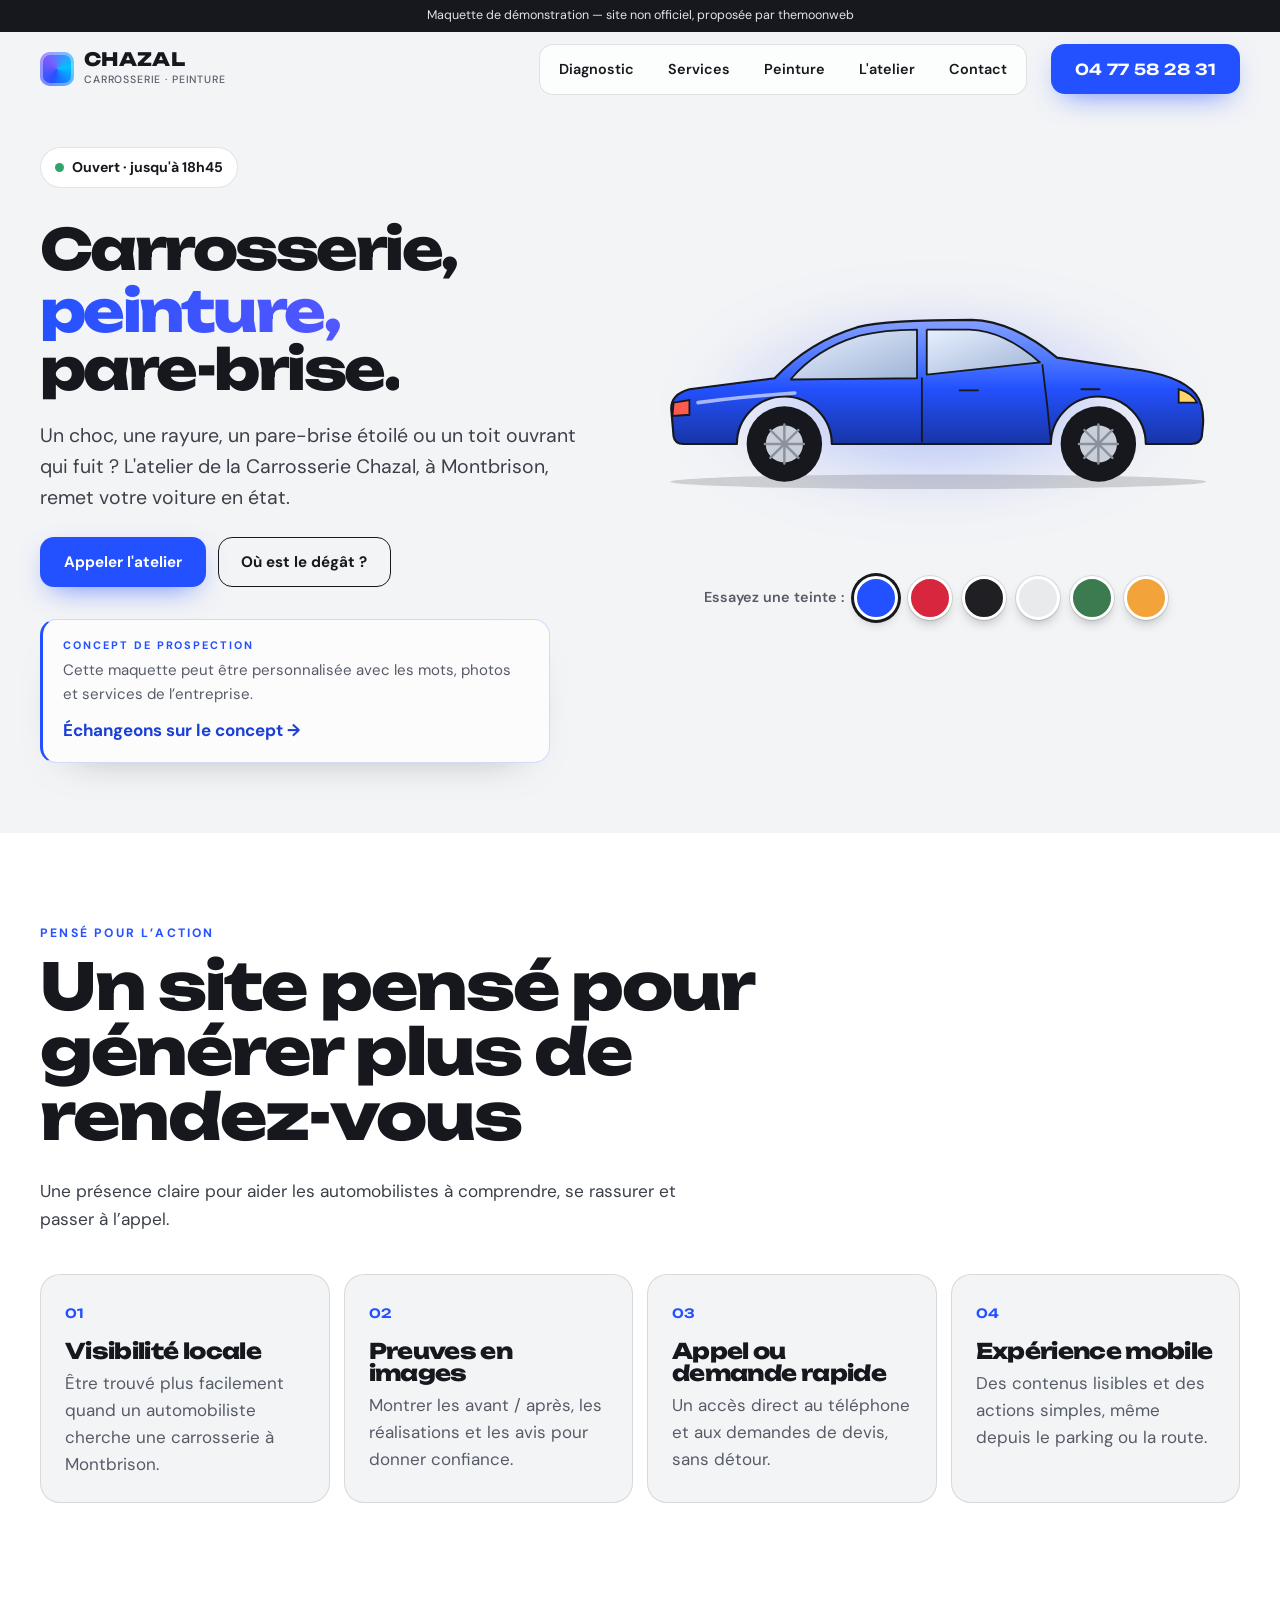
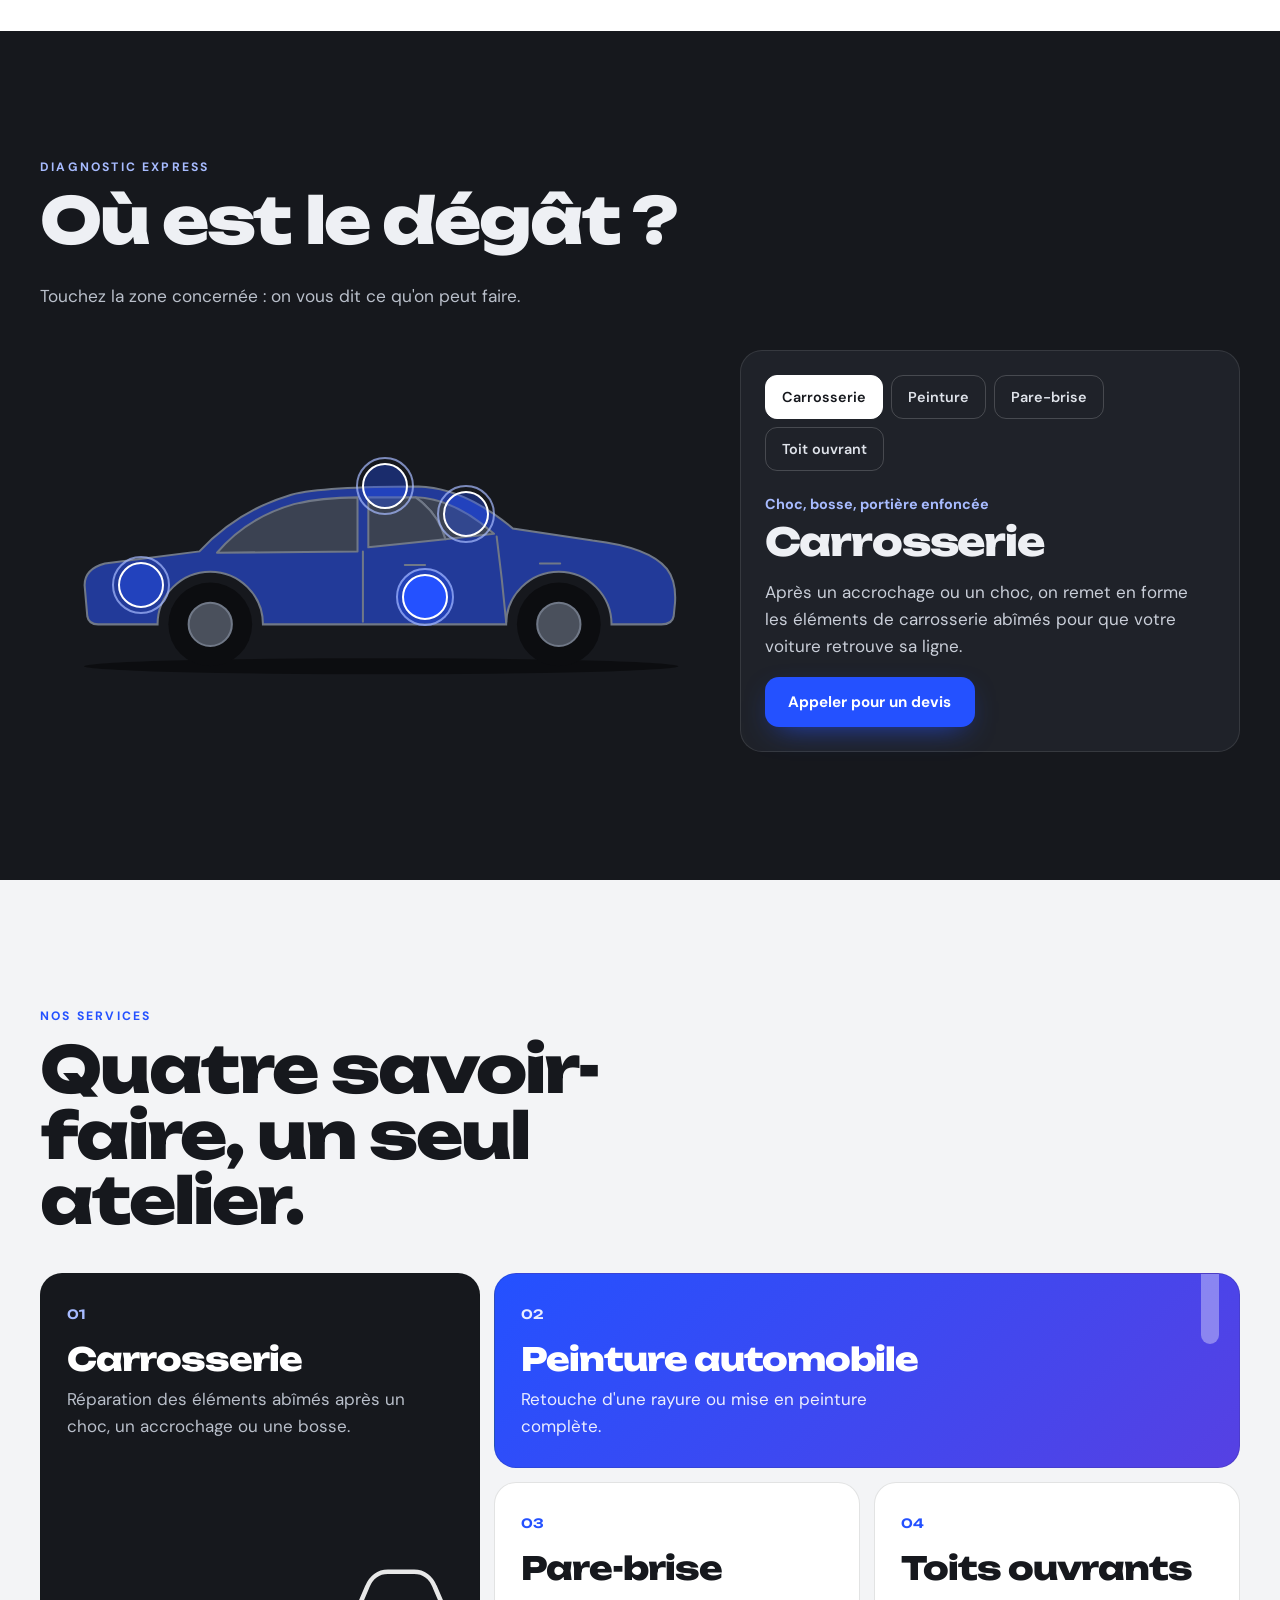
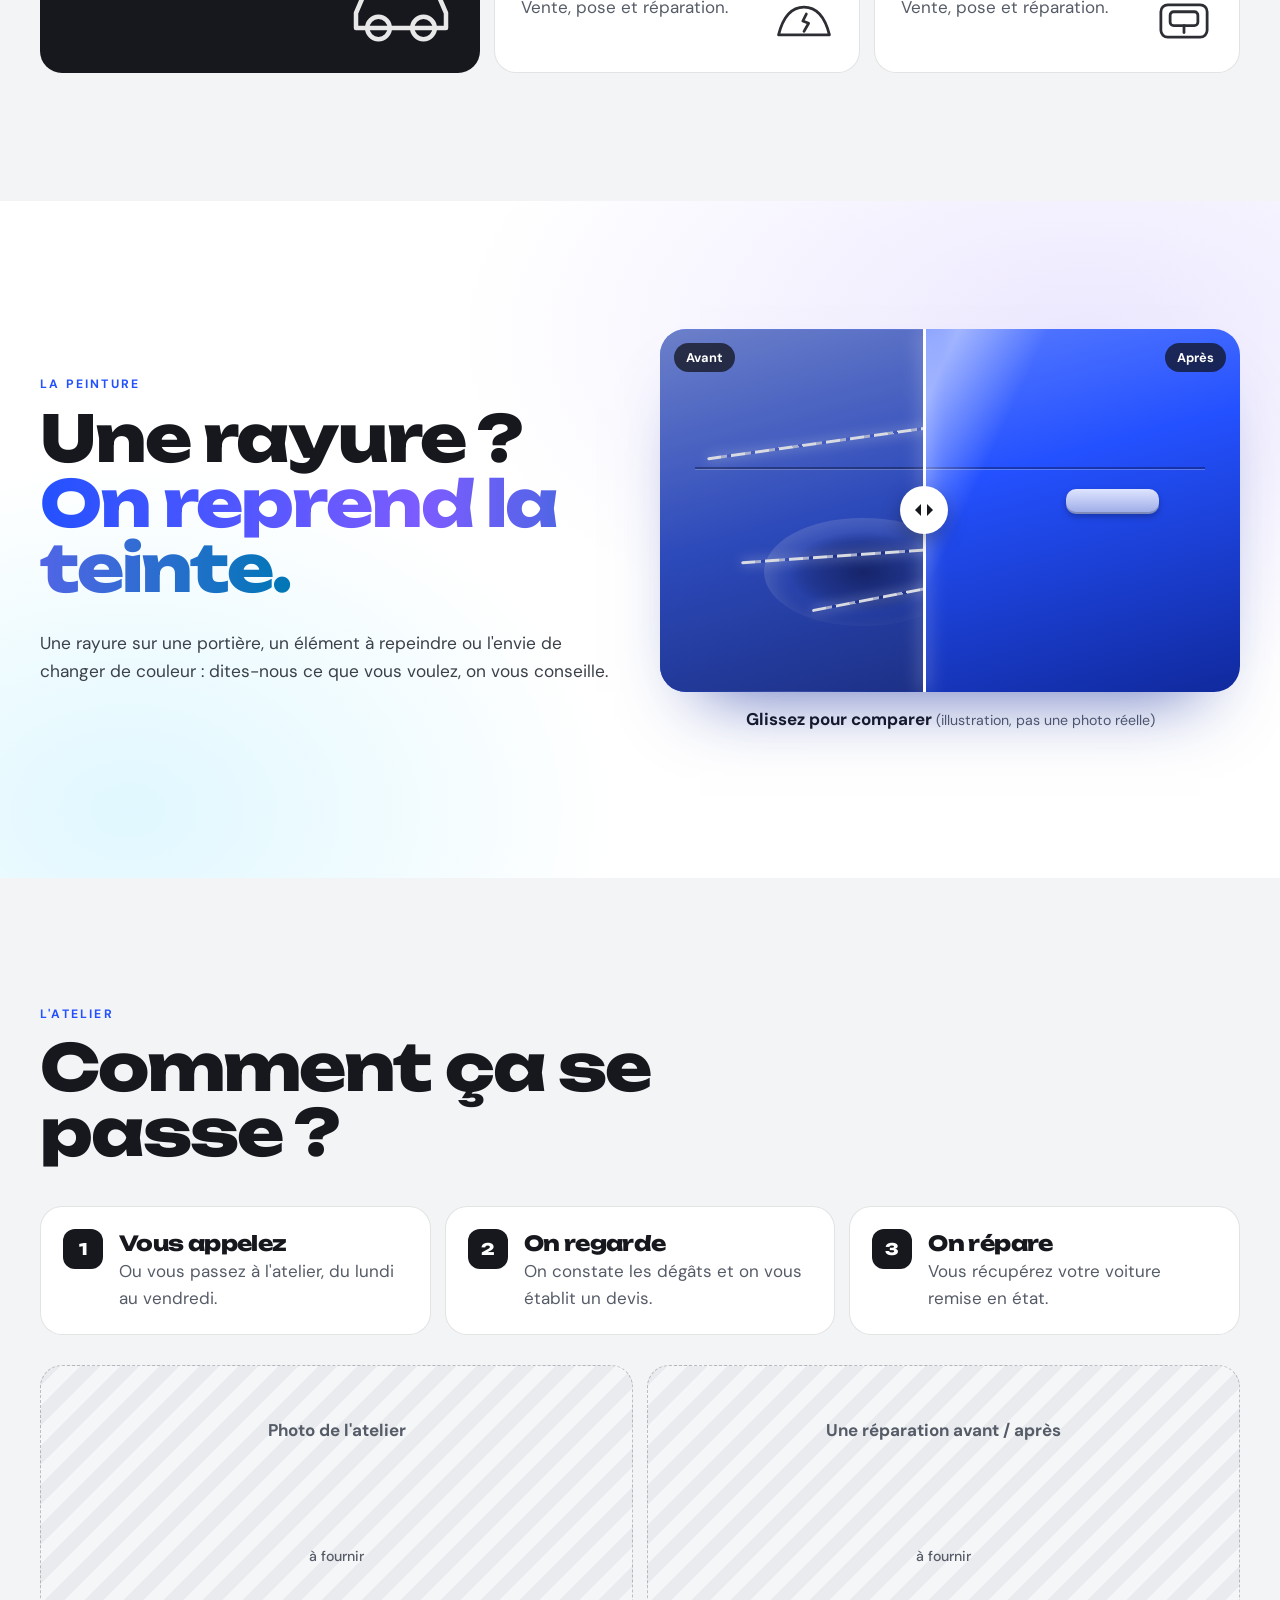
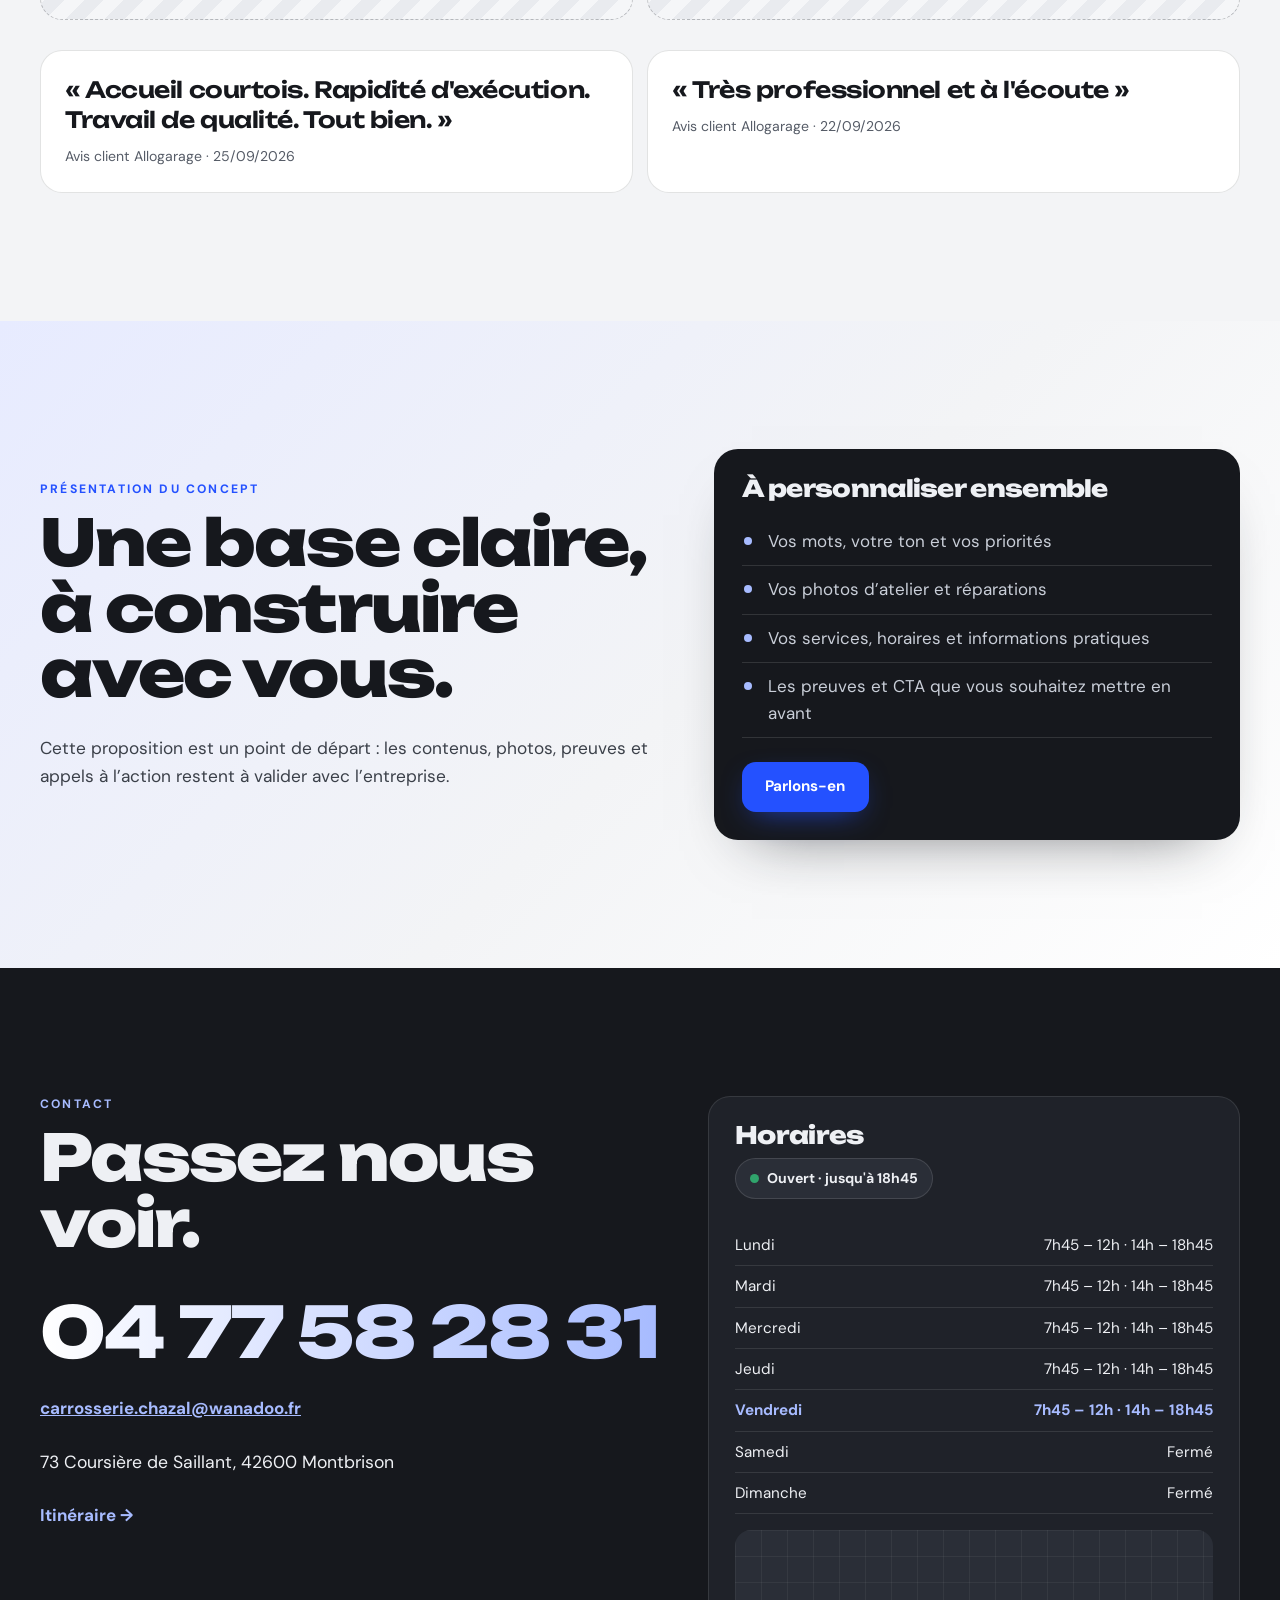
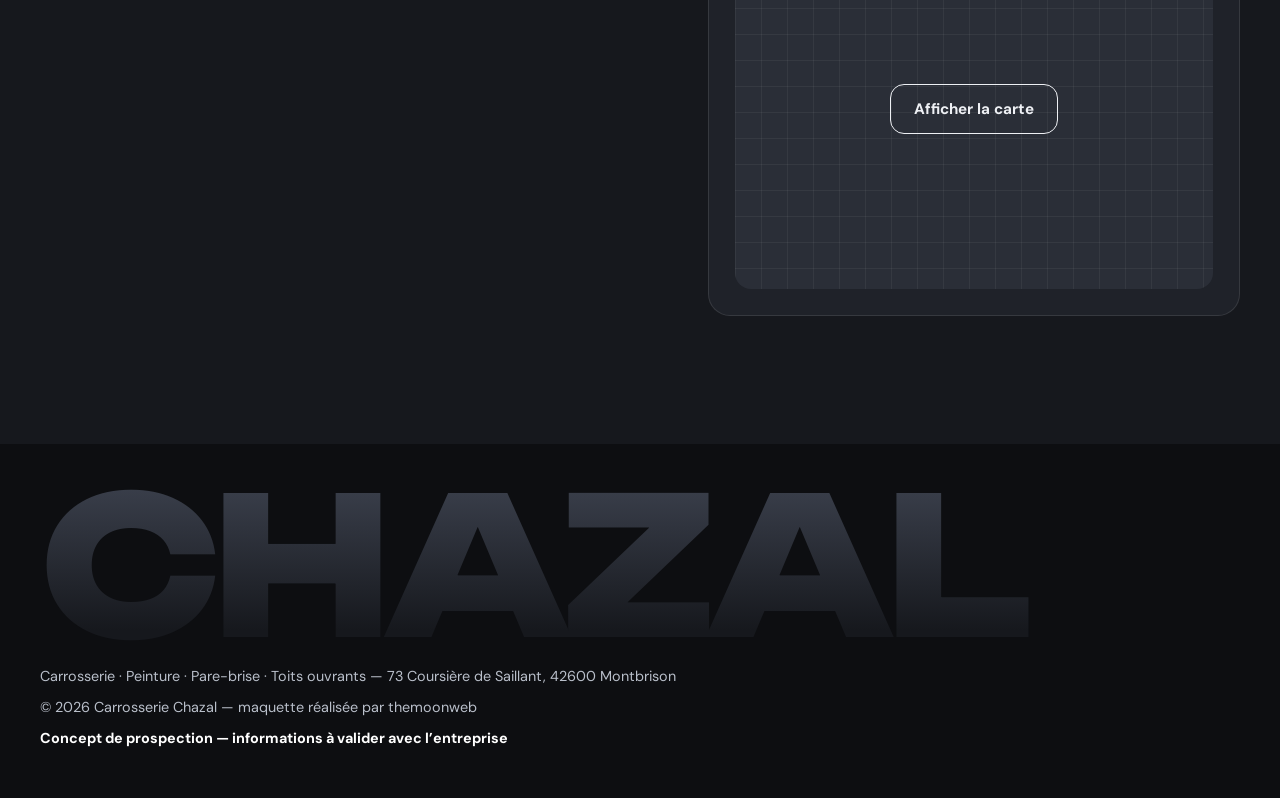
<file: maquettes/carrosserie-chazal/index.html>
<!doctype html>
<html lang="fr">
<head>
<meta charset="utf-8">
<meta name="viewport" content="width=device-width, initial-scale=1">
<meta name="robots" content="noindex, nofollow">
<title>Carrosserie Chazal — Carrosserie, peinture et pare-brise à Montbrison</title>
<meta name="description" content="Carrosserie Chazal à Montbrison : carrosserie, peinture automobile, pare-brise et toits ouvrants (vente, pose, réparation). Du lundi au vendredi.">
<meta name="theme-color" content="#16181d">
<link rel="icon" href="data:image/svg+xml,%3Csvg xmlns='http://www.w3.org/2000/svg' viewBox='0 0 64 64'%3E%3Crect width='64' height='64' rx='16' fill='%2316181d'/%3E%3Cpath d='M12 40l4-10c2-4 5-6 9-6h14c4 0 7 2 9 6l4 10v6H12z' fill='%232451ff'/%3E%3Ccircle cx='22' cy='46' r='5' fill='%23fff'/%3E%3Ccircle cx='42' cy='46' r='5' fill='%23fff'/%3E%3C/svg%3E">
<link rel="preconnect" href="https://fonts.googleapis.com">
<link rel="preconnect" href="https://fonts.gstatic.com" crossorigin>
<link href="https://fonts.googleapis.com/css2?family=Unbounded:wght@400;600;800&family=DM+Sans:opsz,wght@9..40,400;9..40,500;9..40,700&display=swap" rel="stylesheet">
<link rel="stylesheet" href="css/style.css">
</head>
<body>

<div class="demo-banner" role="note">Maquette de démonstration — site non officiel, proposée par themoonweb</div>
<div class="progress" aria-hidden="true"></div>
<div class="cursor-glow" aria-hidden="true"></div>

<header class="site-head">
  <a class="logo" href="#top" aria-label="Carrosserie Chazal, retour en haut">
    <span class="logo-mark" aria-hidden="true"></span>
    <span class="logo-txt">CHAZAL<small>Carrosserie · Peinture</small></span>
  </a>
  <nav class="nav-desk" aria-label="Navigation principale">
    <a href="#degat">Diagnostic</a>
    <a href="#services">Services</a>
    <a href="#peinture">Peinture</a>
    <a href="#atelier">L'atelier</a>
    <a href="#contact">Contact</a>
  </nav>
  <a class="btn btn-cobalt head-call" data-cfg-tel="tel" href="tel:+33477582831" data-magnet>04 77 58 28 31</a>
  <button class="burger" aria-expanded="false" aria-controls="menu-mobile" aria-label="Ouvrir le menu"><span></span><span></span></button>
</header>

<div id="menu-mobile" class="menu-mobile" aria-hidden="true">
  <nav aria-label="Menu mobile">
    <a href="#degat">Où est le dégât ?</a>
    <a href="#services">Nos services</a>
    <a href="#peinture">La peinture</a>
    <a href="#atelier">L'atelier</a>
    <a href="#contact">Contact</a>
    <button class="btn btn-ghost" data-close>Fermer</button>
  </nav>
</div>

<main id="top">

  <!-- ===== HÉROS ===== -->
  <section class="hero">
    <div class="hero-in">
      <p class="status-chip" data-status-wrap><span class="dot" aria-hidden="true"></span><span data-status></span></p>
      <h1><span class="h-line" data-split>Carrosserie,</span> <span class="h-line h-paint">peinture,</span> <span class="h-line" data-split>pare-brise.</span></h1>
      <p class="lead">Un choc, une rayure, un pare-brise étoilé ou un toit ouvrant qui fuit ? L'atelier de la Carrosserie Chazal, à Montbrison, remet votre voiture en état.</p>
      <div class="hero-cta">
        <a class="btn btn-cobalt" data-cfg-tel="tel" href="tel:+33477582831" data-magnet>Appeler l'atelier</a>
        <a class="btn btn-ghost" href="#degat">Où est le dégât ?</a>
      </div>
        <aside class="prospect-panel" data-reveal>
          <p class="eyebrow">Concept de prospection</p>
          <p>Cette maquette peut être personnalisée avec les mots, photos et services de l’entreprise.</p>
          <a class="text-link" href="#presentation">Échangeons sur le concept&nbsp;→</a>
        </aside>
    </div>
    <div class="hero-car" aria-hidden="true">
      <div class="car-glow"></div>
      <svg class="car car-hero" viewBox="0 0 1000 380">
        <defs>
          <linearGradient id="paintH" x1="0" y1="0" x2="0" y2="1">
            <stop offset="0" class="st-light"/><stop offset=".55" class="st-mid"/><stop offset="1" class="st-dark"/>
          </linearGradient>
          <linearGradient id="glass" x1="0" y1="0" x2="1" y2="1"><stop offset="0" stop-color="#e8f0ff"/><stop offset="1" stop-color="#9fb4d6"/></linearGradient>
        </defs>
        <ellipse cx="505" cy="366" rx="440" ry="12" class="shadow"/>
        <path class="body draw" fill="url(#paintH)" d="M70 292 L66 246 Q66 222 96 214 L236 196 Q292 136 372 112 Q420 100 560 100 Q628 102 700 162 L818 180 Q902 190 928 222 Q942 240 940 272 L938 292 Q936 304 920 304 L846 304 A 78 78 0 0 0 690 304 L330 304 A 78 78 0 0 0 174 304 L86 304 Q72 304 70 292 Z"/>
        <path class="shine" d="M110 236 Q400 196 900 224" />
        <path class="win draw" fill="url(#glass)" d="M262 198 Q306 146 376 126 Q416 116 470 116 L470 196 Z"/>
        <path class="win draw" fill="url(#glass)" d="M486 116 L556 116 Q614 118 672 170 L486 190 Z"/>
        <path class="line draw" d="M478 196 L478 300 M676 174 Q684 236 690 300"/>
        <path class="line" d="M540 216 h30 M740 214 h30"/>
        <path class="lamp-f" d="M900 214 Q922 220 930 236 L900 236 Z"/>
        <path class="lamp-r" d="M70 236 L96 232 L96 256 L68 258 Z"/>
        <g class="wheel"><circle cx="252" cy="304" r="62" class="tyre"/><circle cx="252" cy="304" r="32" class="rim"/><path class="spokes" d="M252 272 V336 M220 304 H284 M229 281 L275 327 M275 281 L229 327"/></g>
        <g class="wheel"><circle cx="768" cy="304" r="62" class="tyre"/><circle cx="768" cy="304" r="32" class="rim"/><path class="spokes" d="M768 272 V336 M736 304 H800 M745 281 L791 327 M791 281 L745 327"/></g>
      </svg>
    </div>
    <div class="swatches" role="group" aria-label="Changer la teinte de la voiture (aperçu illustratif)">
      <span class="sw-label">Essayez une teinte :</span>
      <button class="sw" style="--c:#2451ff" aria-label="Bleu" aria-pressed="true"></button>
      <button class="sw" style="--c:#d7263d" aria-label="Rouge" aria-pressed="false"></button>
      <button class="sw" style="--c:#1f1f24" aria-label="Noir" aria-pressed="false"></button>
      <button class="sw" style="--c:#e9eaec" aria-label="Blanc" aria-pressed="false"></button>
      <button class="sw" style="--c:#3c7a4f" aria-label="Vert" aria-pressed="false"></button>
      <button class="sw" style="--c:#f2a33a" aria-label="Orange" aria-pressed="false"></button>
    </div>
  </section>

  <!-- ===== BÉNÉFICES ===== -->
  <section id="benefices" class="section section-benefits">
    <div class="wrap">
      <header class="sec-head" data-reveal>
        <p class="eyebrow">Pensé pour l’action</p>
        <h2>Un site pensé pour générer plus de rendez-vous</h2>
        <p class="sec-lead">Une présence claire pour aider les automobilistes à comprendre, se rassurer et passer à l’appel.</p>
      </header>
      <div class="benefit-grid">
        <article class="benefit-card" data-reveal><span class="benefit-num">01</span><h3>Visibilité locale</h3><p>Être trouvé plus facilement quand un automobiliste cherche une carrosserie à Montbrison.</p></article>
        <article class="benefit-card" data-reveal style="--d:1"><span class="benefit-num">02</span><h3>Preuves en images</h3><p>Montrer les avant / après, les réalisations et les avis pour donner confiance.</p></article>
        <article class="benefit-card" data-reveal style="--d:2"><span class="benefit-num">03</span><h3>Appel ou demande rapide</h3><p>Un accès direct au téléphone et aux demandes de devis, sans détour.</p></article>
        <article class="benefit-card" data-reveal style="--d:3"><span class="benefit-num">04</span><h3>Expérience mobile</h3><p>Des contenus lisibles et des actions simples, même depuis le parking ou la route.</p></article>
      </div>
    </div>
  </section>

  <!-- ===== DIAGNOSTIC ===== -->
  <section id="degat" class="section section-dark">
    <div class="wrap">
      <header class="sec-head" data-reveal>
        <p class="eyebrow">Diagnostic express</p>
        <h2>Où est le dégât&nbsp;?</h2>
        <p class="sec-lead">Touchez la zone concernée : on vous dit ce qu'on peut faire.</p>
      </header>

      <div class="diag" data-reveal>
        <div class="diag-car">
          <svg class="car car-diag" viewBox="0 0 1000 380" aria-hidden="true">
            <ellipse cx="505" cy="366" rx="440" ry="12" class="shadow"/>
            <path class="body zone" data-zone="carrosserie" d="M70 292 L66 246 Q66 222 96 214 L236 196 Q292 136 372 112 Q420 100 560 100 Q628 102 700 162 L818 180 Q902 190 928 222 Q942 240 940 272 L938 292 Q936 304 920 304 L846 304 A 78 78 0 0 0 690 304 L330 304 A 78 78 0 0 0 174 304 L86 304 Q72 304 70 292 Z"/>
            <path class="roof zone" data-zone="toit" d="M372 112 Q420 100 560 100 Q610 102 650 128 L400 128 Z"/>
            <path class="win zone" data-zone="pare-brise" d="M556 116 Q614 118 672 170 L600 178 Q590 140 556 116 Z"/>
            <path class="win" d="M262 198 Q306 146 376 126 Q416 116 470 116 L470 196 Z"/>
            <path class="win" d="M486 116 L556 116 Q590 140 600 178 L486 190 Z"/>
            <path class="line" d="M478 196 L478 300 M676 174 Q684 236 690 300 M540 216 h30 M740 214 h30"/>
            <g class="wheel"><circle cx="252" cy="304" r="62" class="tyre"/><circle cx="252" cy="304" r="32" class="rim"/></g>
            <g class="wheel"><circle cx="768" cy="304" r="62" class="tyre"/><circle cx="768" cy="304" r="32" class="rim"/></g>
          </svg>
          <button class="hotspot" style="--x:63%;--y:37%" data-zone="pare-brise" aria-pressed="false"><span class="sr">Pare-brise</span></button>
          <button class="hotspot" style="--x:51%;--y:27%" data-zone="toit" aria-pressed="false"><span class="sr">Toit ouvrant</span></button>
          <button class="hotspot" style="--x:57%;--y:66%" data-zone="carrosserie" aria-pressed="true"><span class="sr">Carrosserie</span></button>
          <button class="hotspot" style="--x:15%;--y:62%" data-zone="peinture" aria-pressed="false"><span class="sr">Peinture</span></button>
        </div>

        <div class="diag-panel">
          <div class="zone-chips" role="group" aria-label="Choisir une zone">
            <button data-zone="carrosserie" aria-pressed="true">Carrosserie</button>
            <button data-zone="peinture" aria-pressed="false">Peinture</button>
            <button data-zone="pare-brise" aria-pressed="false">Pare-brise</button>
            <button data-zone="toit" aria-pressed="false">Toit ouvrant</button>
          </div>
          <div class="zone-info" aria-live="polite">
            <p class="zi-kicker" id="zi-kicker">Choc, bosse, portière enfoncée</p>
            <h3 id="zi-title">Carrosserie</h3>
            <p id="zi-text">Après un accrochage ou un choc, on remet en forme les éléments de carrosserie abîmés pour que votre voiture retrouve sa ligne.</p>
            <a class="btn btn-cobalt" data-cfg-tel="tel" href="tel:+33477582831">Appeler pour un devis</a>
          </div>
        </div>
      </div>
    </div>
  </section>

  <!-- ===== SERVICES (bento) ===== -->
  <section id="services" class="section">
    <div class="wrap">
      <header class="sec-head" data-reveal>
        <p class="eyebrow">Nos services</p>
        <h2>Quatre savoir-faire, un seul atelier.</h2>
      </header>
      <div class="bento">
        <article class="tile t-big" data-reveal data-tilt>
          <span class="t-num">01</span>
          <h3>Carrosserie</h3>
          <p>Réparation des éléments abîmés après un choc, un accrochage ou une bosse.</p>
          <svg class="t-ico" viewBox="0 0 64 64" aria-hidden="true"><path d="M8 40l6-14c2-5 6-8 11-8h14c5 0 9 3 11 8l6 14v8H8z"/><circle cx="20" cy="48" r="6"/><circle cx="44" cy="48" r="6"/></svg>
        </article>
        <article class="tile t-paint" data-reveal data-tilt style="--d:1">
          <span class="t-num">02</span>
          <h3>Peinture automobile</h3>
          <p>Retouche d'une rayure ou mise en peinture complète.</p>
          <div class="t-drip" aria-hidden="true"></div>
        </article>
        <article class="tile" data-reveal data-tilt style="--d:2">
          <span class="t-num">03</span>
          <h3>Pare-brise</h3>
          <p>Vente, pose et réparation.</p>
          <svg class="t-ico" viewBox="0 0 64 64" aria-hidden="true"><path d="M10 44c4-16 12-24 22-24s18 8 22 24z"/><path d="M34 26l-3 6 5 2-4 7"/></svg>
        </article>
        <article class="tile" data-reveal data-tilt style="--d:3">
          <span class="t-num">04</span>
          <h3>Toits ouvrants</h3>
          <p>Vente, pose et réparation.</p>
          <svg class="t-ico" viewBox="0 0 64 64" aria-hidden="true"><rect x="12" y="18" width="40" height="28" rx="6"/><rect x="20" y="24" width="24" height="12" rx="3"/><path d="M32 36v6"/></svg>
        </article>
      </div>
    </div>
  </section>

  <!-- ===== PEINTURE ===== -->
  <section id="peinture" class="section section-pearl">
    <div class="wrap paint-grid">
      <div data-reveal>
        <p class="eyebrow">La peinture</p>
        <h2>Une rayure&nbsp;? <span class="grad">On reprend la teinte.</span></h2>
        <p class="sec-lead">Une rayure sur une portière, un élément à repeindre ou l'envie de changer de couleur : dites-nous ce que vous voulez, on vous conseille.</p>
      </div>
      <div class="ba" data-reveal>
        <div class="ba-stage" style="--pos:50%">
          <div class="ba-panel ba-after" aria-hidden="true"><span class="ba-handle-door"></span><span class="ba-shine"></span></div>
          <div class="ba-panel ba-before" aria-hidden="true"><span class="ba-handle-door"></span><span class="ba-dent"></span><span class="ba-scratch s1"></span><span class="ba-scratch s2"></span><span class="ba-scratch s3"></span></div>
          <div class="ba-split" aria-hidden="true"><span></span></div>
          <span class="ba-tag ba-l" aria-hidden="true">Avant</span><span class="ba-tag ba-r" aria-hidden="true">Après</span>
          <label class="sr" for="ba-range">Faire glisser pour comparer avant et après</label>
          <input id="ba-range" class="ba-range" type="range" min="0" max="100" value="50">
        </div>
        <p class="pd-caption">Glissez pour comparer <small>(illustration, pas une photo réelle)</small></p>
      </div>
    </div>
  </section>

  <!-- ===== ATELIER ===== -->
  <section id="atelier" class="section">
    <div class="wrap">
      <header class="sec-head" data-reveal>
        <p class="eyebrow">L'atelier</p>
        <h2>Comment ça se passe&nbsp;?</h2>
      </header>
      <ol class="flow">
        <li data-reveal><span>1</span><h3>Vous appelez</h3><p>Ou vous passez à l'atelier, du lundi au vendredi.</p></li>
        <li data-reveal style="--d:1"><span>2</span><h3>On regarde</h3><p>On constate les dégâts et on vous établit un devis.</p></li>
        <li data-reveal style="--d:2"><span>3</span><h3>On répare</h3><p>Vous récupérez votre voiture remise en état.</p></li>
      </ol>
      <div class="photos-todo" data-reveal>
        <div class="ph">Photo de l'atelier<br><small>à fournir</small></div>
        <div class="ph">Une réparation avant / après<br><small>à fournir</small></div>
      </div>

      <div class="reviews" data-reveal>
        <blockquote><p>« Accueil courtois. Rapidité d'exécution. Travail de qualité. Tout bien. »</p><footer>Avis client Allogarage · 25/09/2026</footer></blockquote>
        <blockquote><p>« Très professionnel et à l'écoute »</p><footer>Avis client Allogarage · 22/09/2026</footer></blockquote>
      </div>
    </div>
  </section>

  <!-- ===== PRÉSENTATION ===== -->
  <section id="presentation" class="section section-presentation">
    <div class="wrap presentation-grid">
      <div data-reveal>
        <p class="eyebrow">Présentation du concept</p>
        <h2>Une base claire, à construire avec vous.</h2>
        <p class="sec-lead">Cette proposition est un point de départ : les contenus, photos, preuves et appels à l’action restent à valider avec l’entreprise.</p>
      </div>
      <div class="presentation-card" data-reveal style="--d:1">
        <h3>À personnaliser ensemble</h3>
        <ul>
          <li>Vos mots, votre ton et vos priorités</li>
          <li>Vos photos d’atelier et réparations</li>
          <li>Vos services, horaires et informations pratiques</li>
          <li>Les preuves et CTA que vous souhaitez mettre en avant</li>
        </ul>
        <a class="btn btn-cobalt" href="#contact">Parlons-en</a>
      </div>
    </div>
  </section>

  <!-- ===== CONTACT ===== -->
  <section id="contact" class="section section-dark">
    <div class="wrap contact-grid">
      <div data-reveal>
        <p class="eyebrow">Contact</p>
        <h2>Passez nous voir.</h2>
        <a class="big-tel" data-cfg-tel="tel" href="tel:+33477582831" data-cfg="tel" data-magnet>04 77 58 28 31</a>
        <p class="mail" data-cfg-hide="email"><a data-cfg-mail="email" data-cfg="email">carrosserie.chazal@wanadoo.fr</a></p>
        <p class="addr" data-cfg="adresse">73 Coursière de Saillant, 42600 Montbrison</p>
        <a class="link" data-itineraire target="_blank" rel="noopener">Itinéraire →</a>
      </div>
      <div class="card-dark" data-reveal style="--d:1">
        <h3 class="h-small">Horaires</h3>
        <p class="status-chip" data-status-wrap><span class="dot" aria-hidden="true"></span><span data-status></span></p>
        <ul class="hours" data-hours></ul>
        <div class="map" data-map><button class="btn btn-ghost">Afficher la carte</button></div>
      </div>
    </div>
  </section>
</main>

<footer class="site-foot">
  <div class="wrap foot">
    <p class="foot-logo">CHAZAL</p>
    <p>Carrosserie · Peinture · Pare-brise · Toits ouvrants — <span data-cfg="adresse">73 Coursière de Saillant, 42600 Montbrison</span></p>
    <p><span data-cfg-hide="mentionsLegales"><a data-cfg-link="mentionsLegales">Mentions légales</a> · </span>© <span data-year></span> Carrosserie Chazal — maquette réalisée par themoonweb</p>
    <p class="prospect-footnote">Concept de prospection — informations à valider avec l’entreprise</p>
  </div>
</footer>

<a class="call-bar" data-cfg-tel="tel" href="tel:+33477582831">
  <svg viewBox="0 0 24 24" aria-hidden="true"><path d="M5 4h4l2 5-2.5 1.5a11 11 0 0 0 5 5L15 13l5 2v4a2 2 0 0 1-2 2A16 16 0 0 1 3 6a2 2 0 0 1 2-2"/></svg>
  Appeler l'atelier
</a>

<script src="js/config.js"></script>
<script src="js/voiture.js"></script>
<script src="js/fx.js"></script>
</body>
</html>
</file>
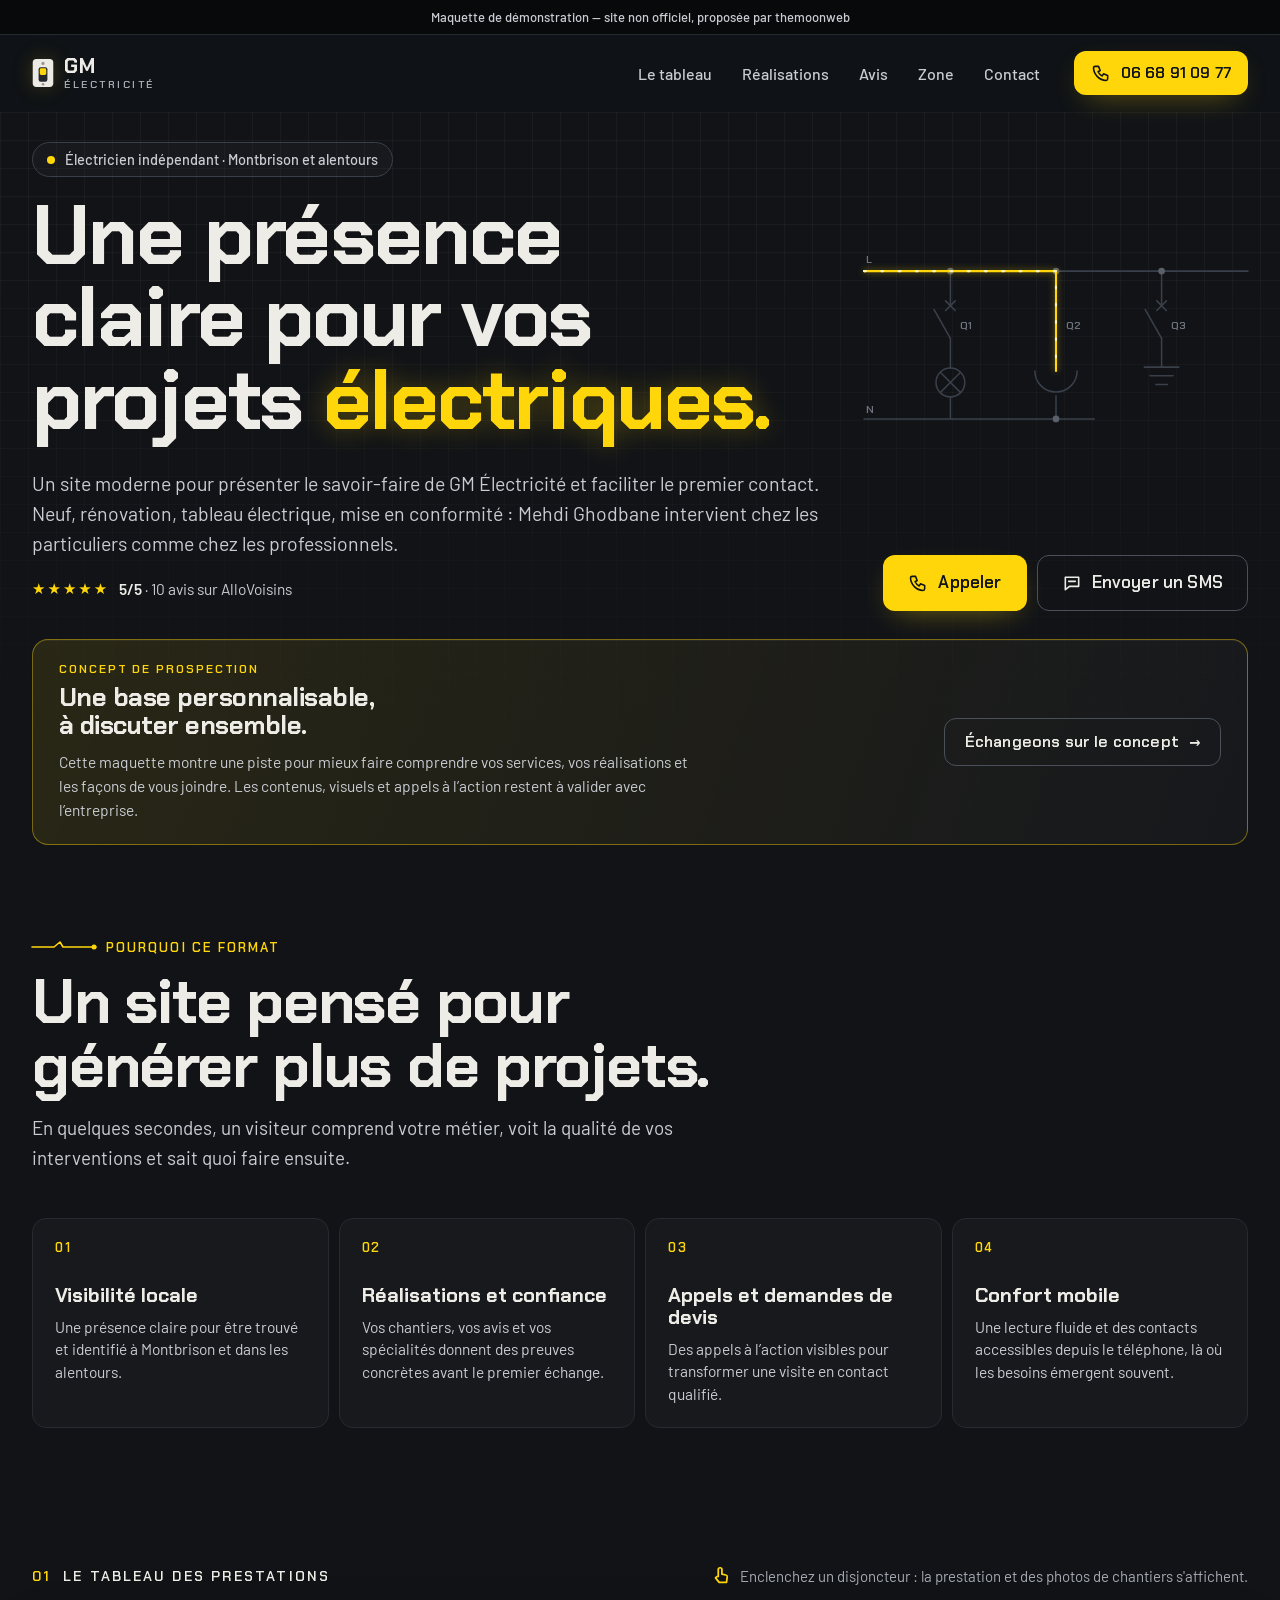
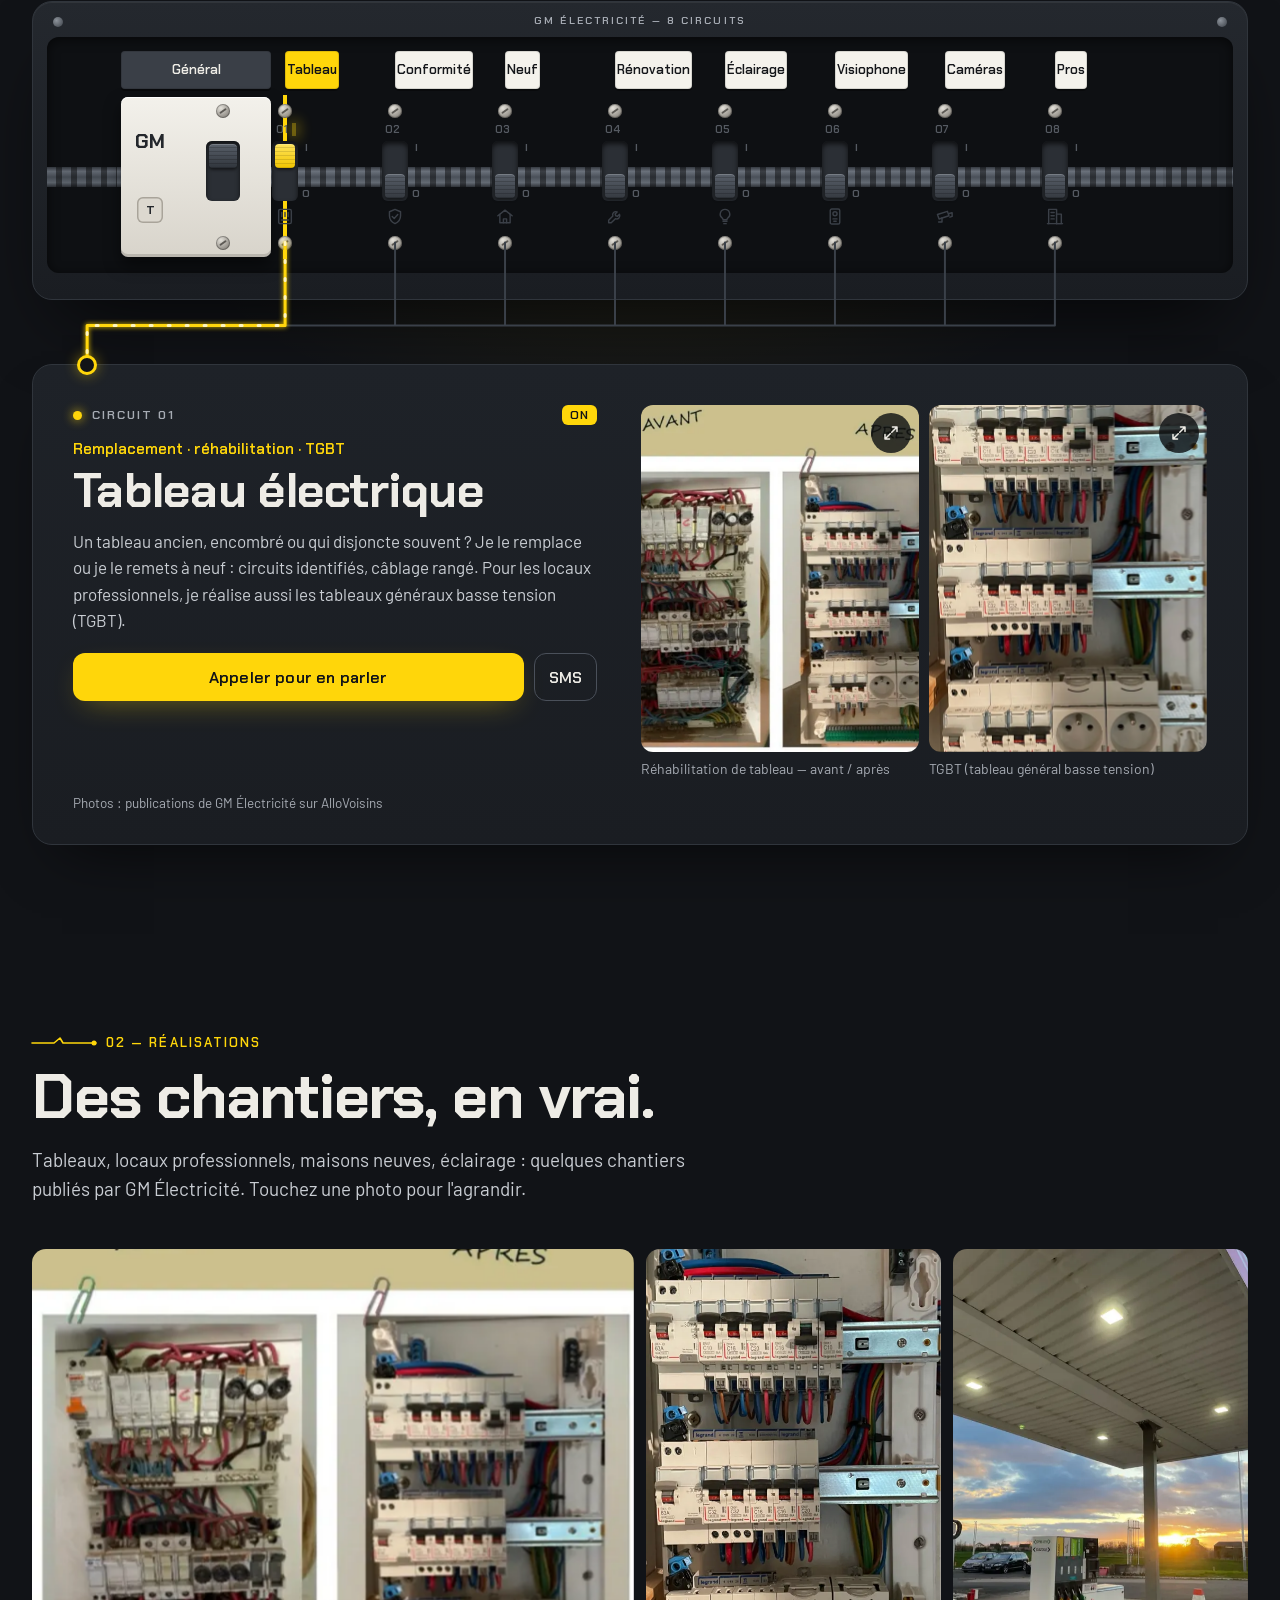
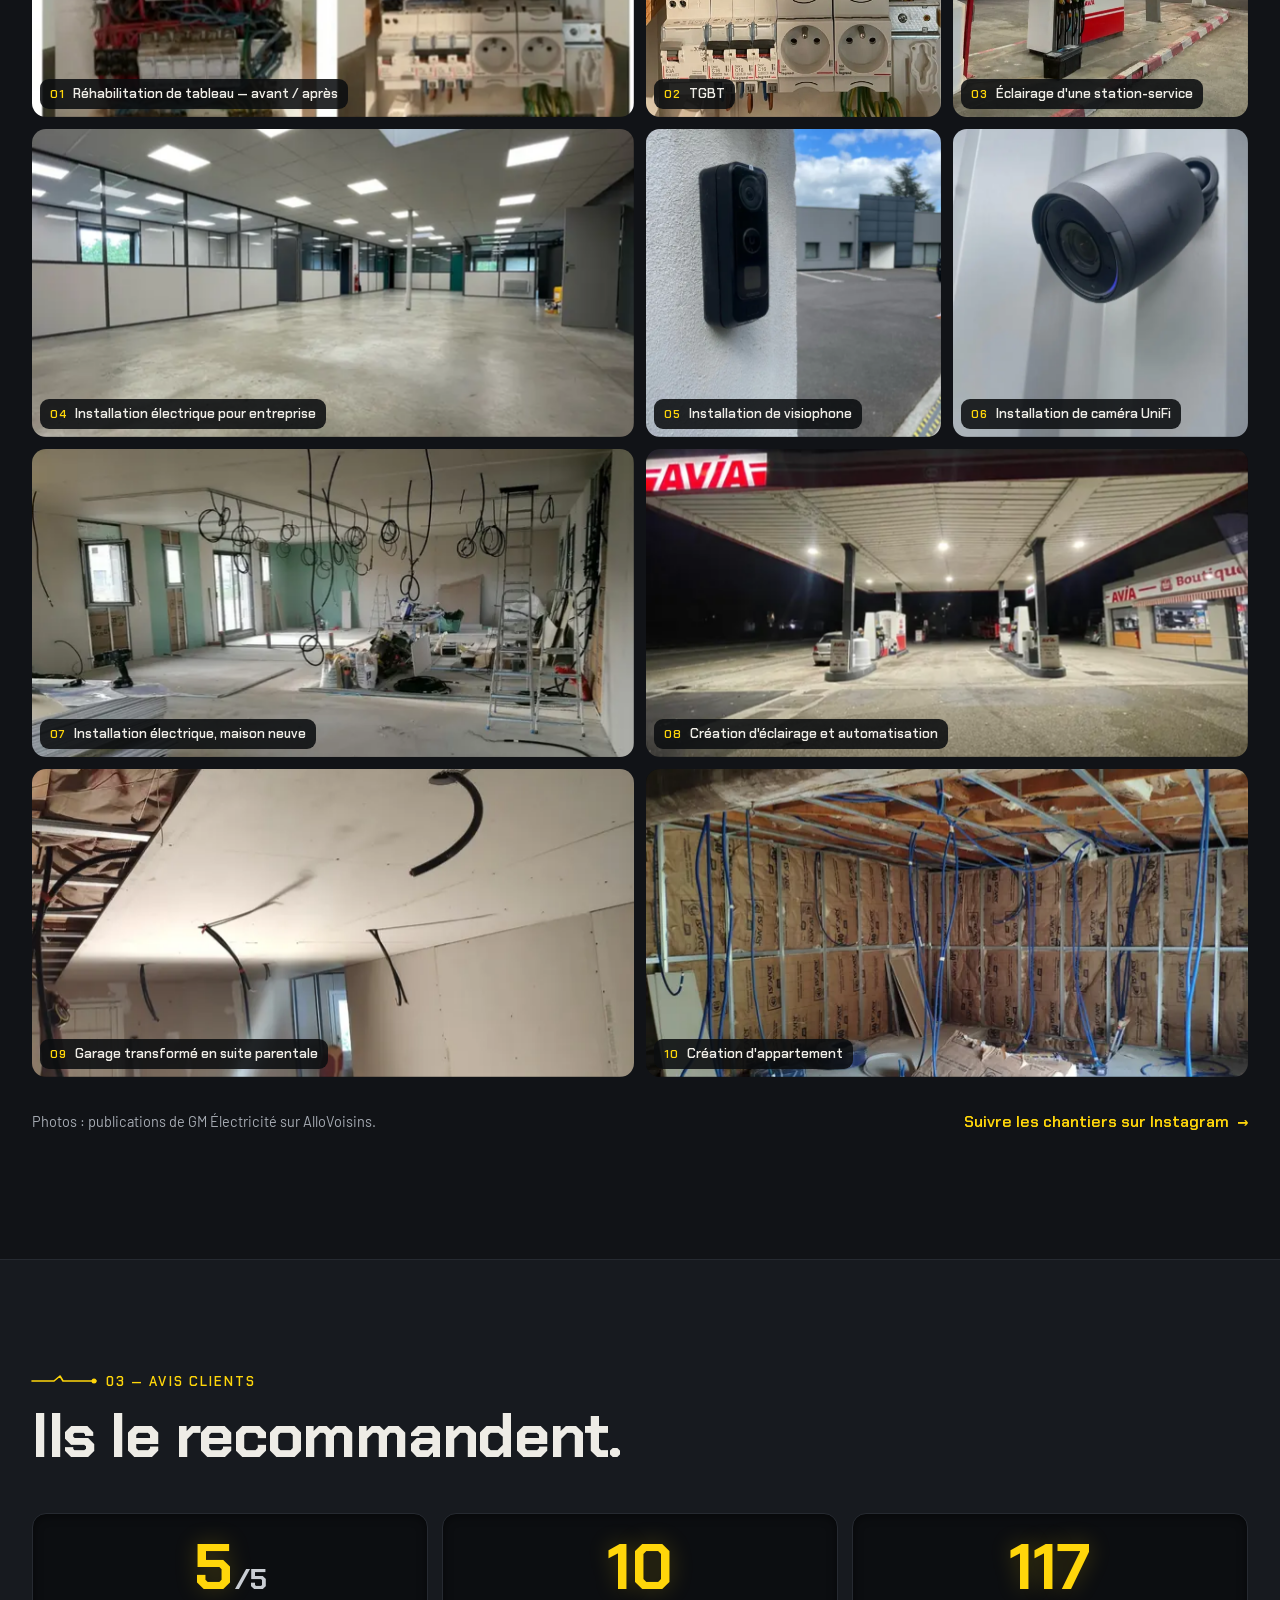
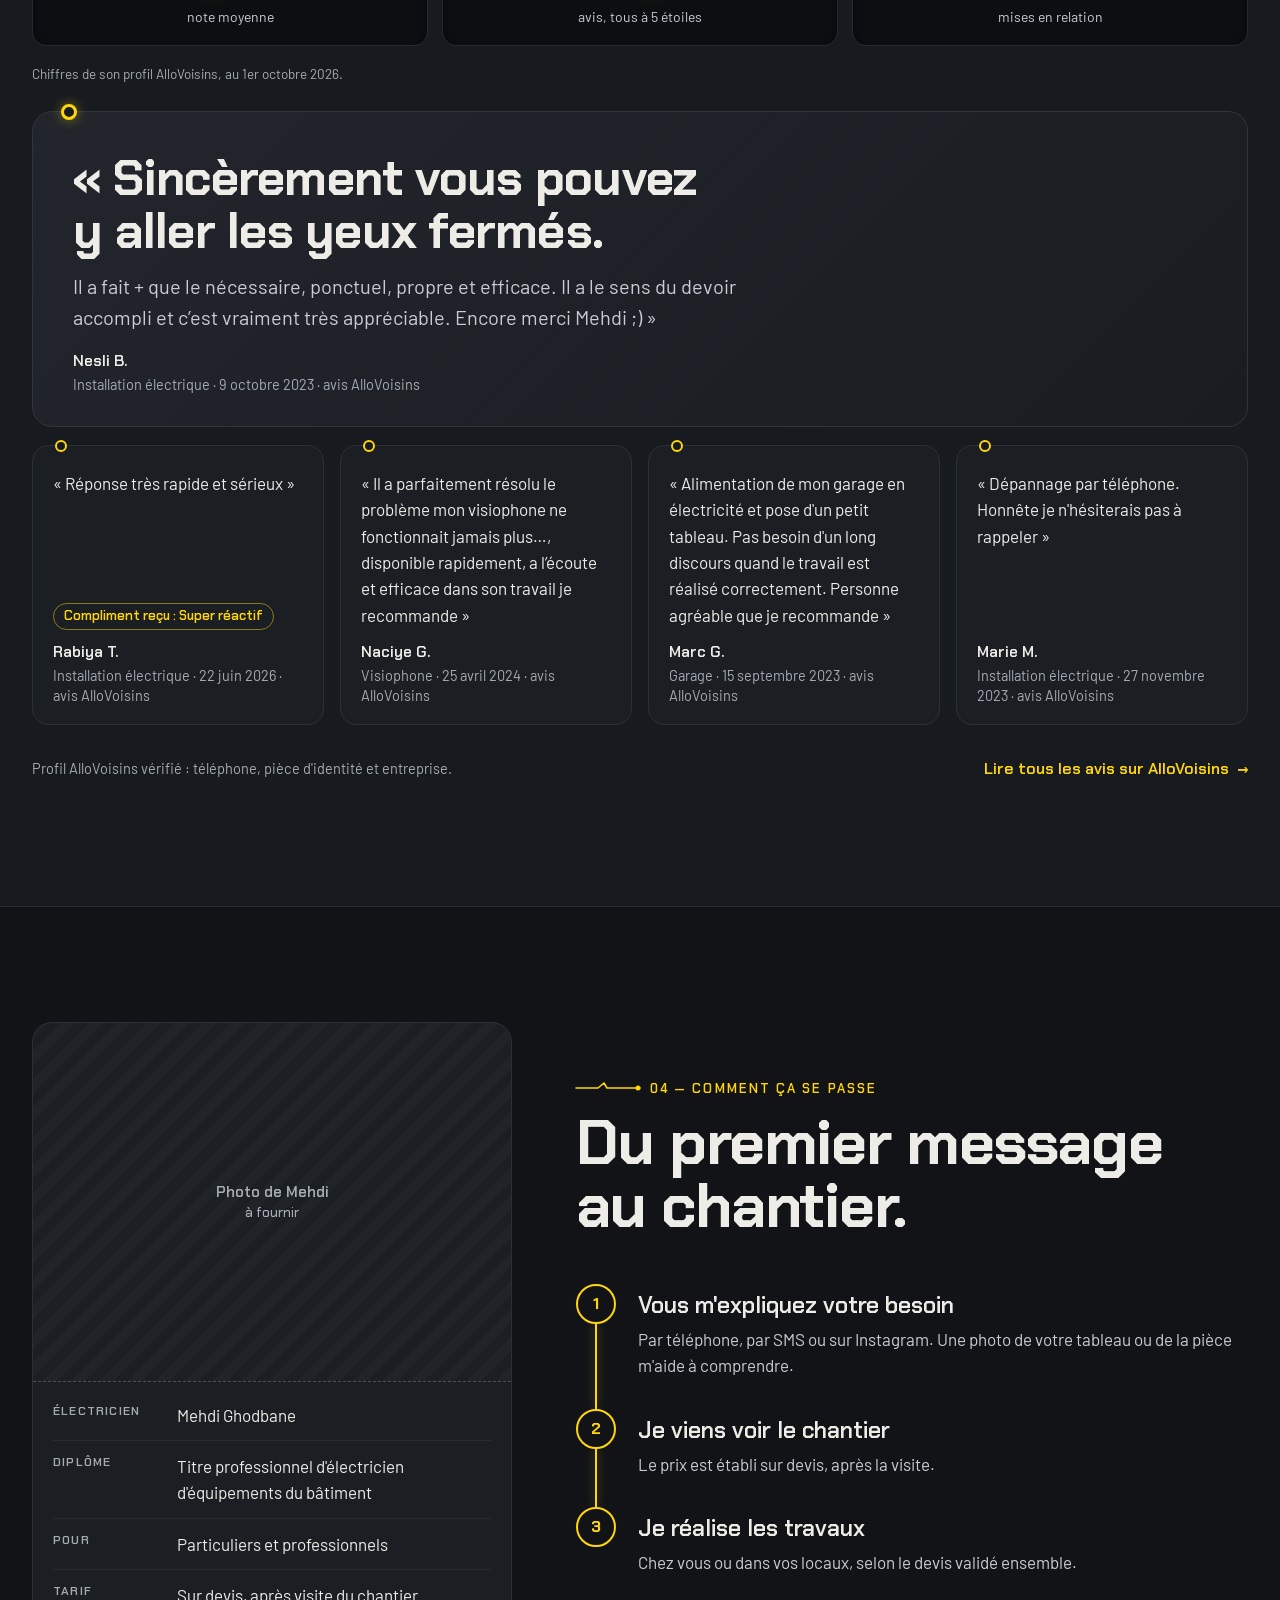
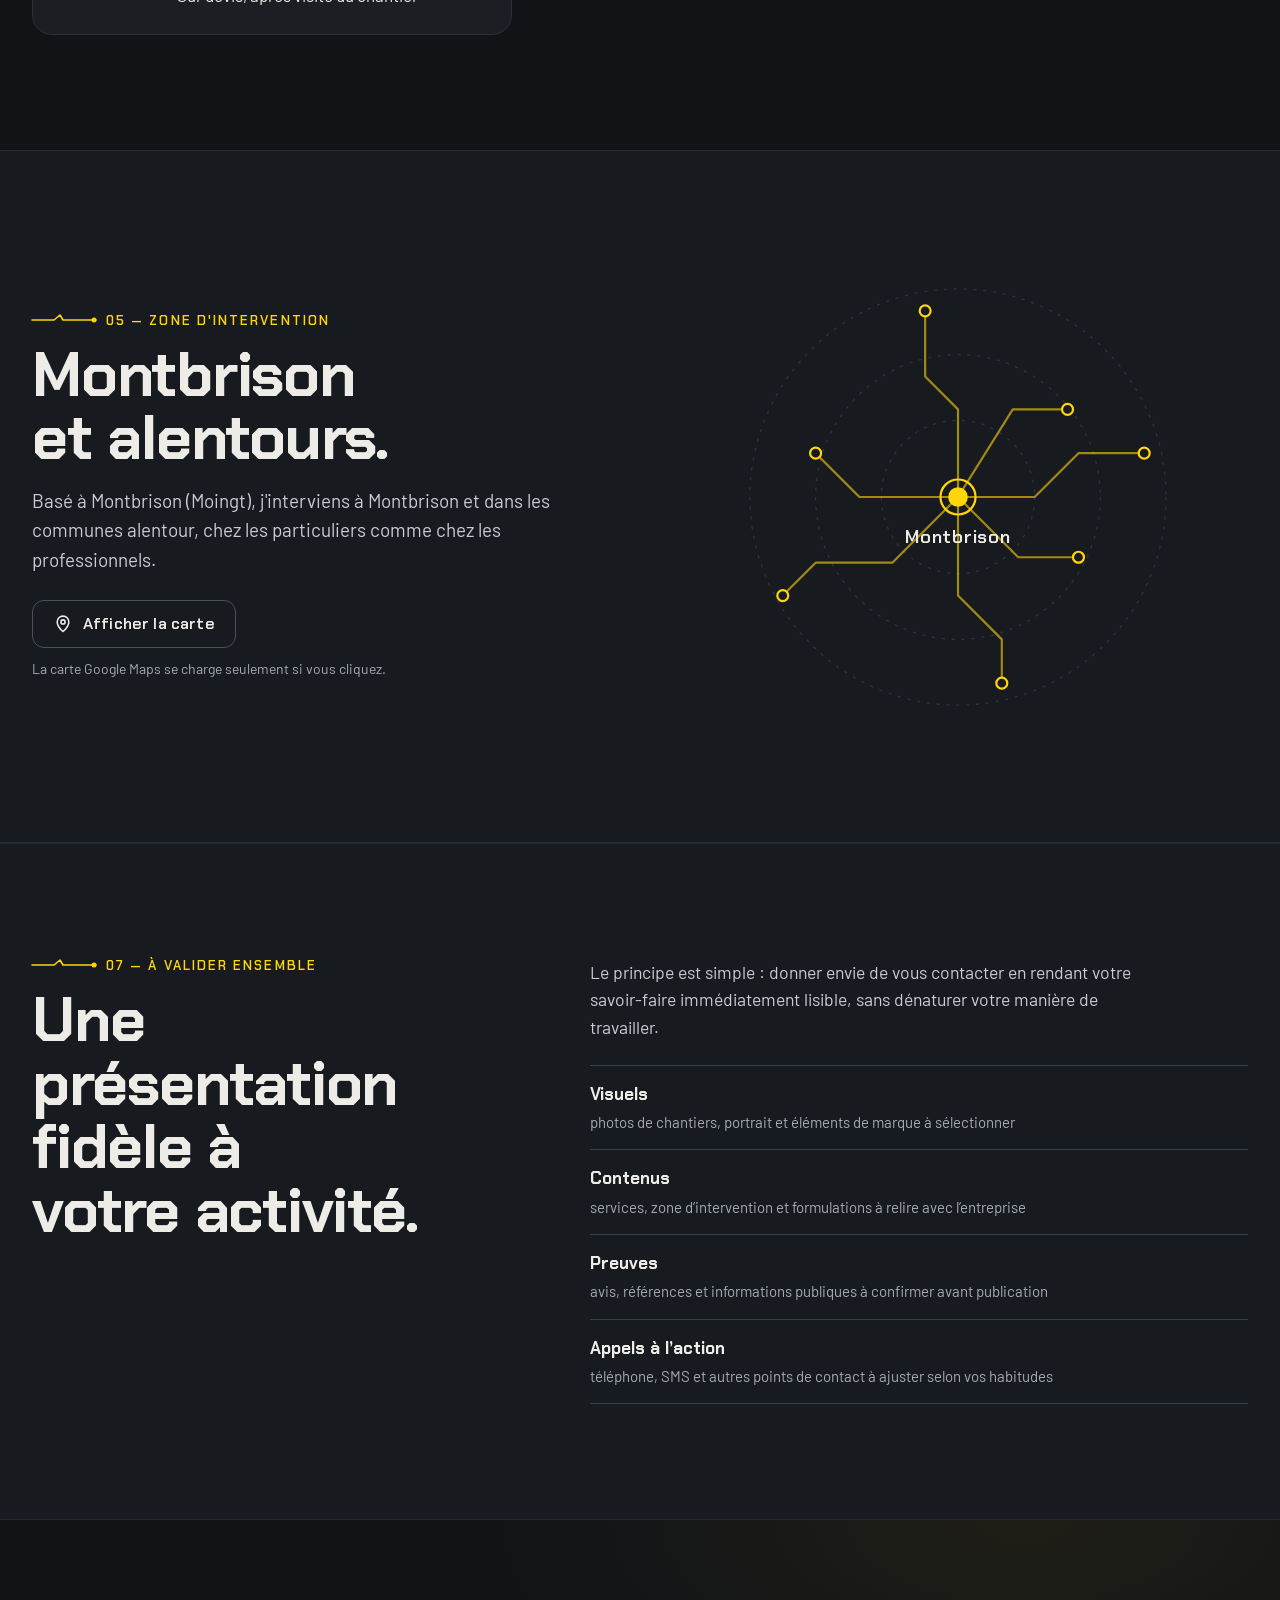
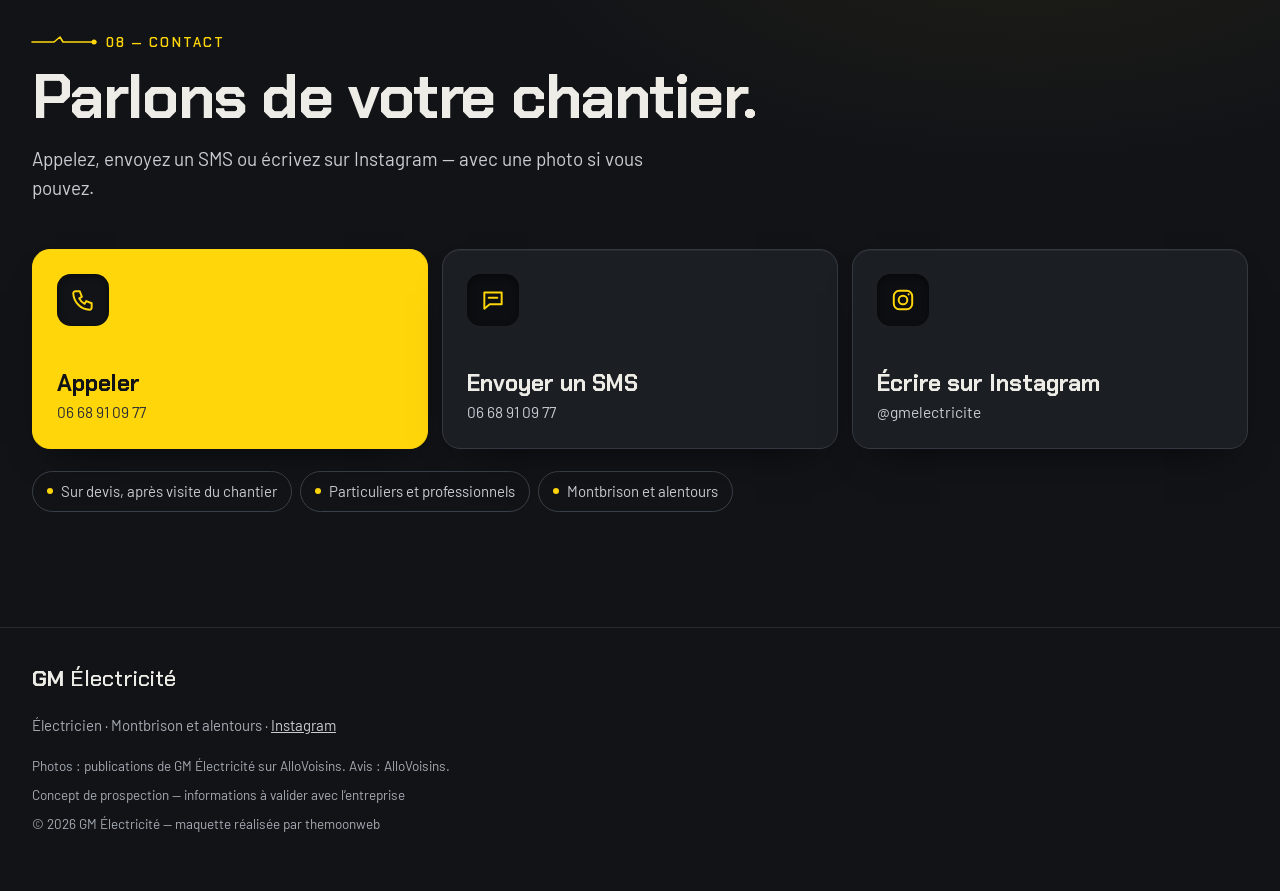
<file: maquettes/gm-electricite/index.html>
<!doctype html>
<html lang="fr">
<head>
<meta charset="utf-8">
<meta name="viewport" content="width=device-width, initial-scale=1, viewport-fit=cover">
<meta name="robots" content="noindex, nofollow">
<title>GM Électricité — Électricien à Montbrison et alentours</title>
<meta name="description" content="GM Électricité, électricien indépendant à Montbrison (Loire) : tableau électrique, mise en conformité, installation neuve, rénovation, éclairage, visiophone et caméras, pour particuliers et professionnels.">
<meta name="theme-color" content="#111317">
<meta property="og:type" content="website">
<meta property="og:locale" content="fr_FR">
<meta property="og:title" content="GM Électricité — Électricien à Montbrison">
<meta property="og:description" content="Tableau électrique, mise en conformité, neuf, rénovation, éclairage, visiophone, caméras. Particuliers et professionnels.">
<meta property="og:image" content="img/og.jpg">
<link rel="icon" href="img/favicon.svg" type="image/svg+xml">
<link rel="preconnect" href="https://fonts.googleapis.com">
<link rel="preconnect" href="https://fonts.gstatic.com" crossorigin>
<link href="https://fonts.googleapis.com/css2?family=Barlow:wght@400;500;600&family=Chakra+Petch:wght@500;600;700&display=swap" rel="stylesheet">
<link rel="stylesheet" href="css/style.css">
</head>
<body>

<a class="skip" href="#tableau">Aller au tableau des prestations</a>
<div class="demo-banner" role="note">Maquette de démonstration — site non officiel, proposée par themoonweb</div>
<div class="progress" aria-hidden="true"></div>

<header class="site-head">
  <div class="wrap head-in">
    <a class="logo" href="#top" aria-label="GM Électricité, retour en haut">
      <svg class="logo-mark" viewBox="0 0 30 40" aria-hidden="true"><rect x="1" y="1" width="28" height="38" rx="5" fill="#ECEAE4"/><circle cx="15" cy="7" r="2.2" fill="#9A968E"/><rect x="9" y="12" width="12" height="20" rx="3" fill="#24272C"/><rect x="10.6" y="13.6" width="8.8" height="9" rx="2" fill="#FFD60A"/><circle cx="15" cy="35.4" r="1.8" fill="#9A968E"/></svg>
      <span class="logo-txt"><b>GM</b><span>Électricité</span></span>
    </a>
    <nav class="nav-desk" aria-label="Navigation principale">
      <a href="#tableau">Le tableau</a>
      <a href="#realisations">Réalisations</a>
      <a href="#avis">Avis</a>
      <a href="#zone">Zone</a>
      <a href="#contact">Contact</a>
    </nav>
    <a class="btn btn-y head-call" data-cfg-tel="mobile" data-cfg-hide="mobile" href="tel:+33668910977" data-magnet>
      <svg class="ico" viewBox="0 0 24 24" aria-hidden="true"><path d="M5 4h4l2 5-2.5 1.5a11 11 0 0 0 5 5L15 13l5 2v4a2 2 0 0 1-2 2A16 16 0 0 1 3 6a2 2 0 0 1 2-2"/></svg>
      <span data-cfg="mobile">06 68 91 09 77</span>
    </a>
    <button class="burger" type="button" aria-expanded="false" aria-controls="menu-mobile" aria-label="Ouvrir le menu"><span></span><span></span></button>
  </div>
</header>

<div id="menu-mobile" class="menu-mobile" aria-hidden="true">
  <nav aria-label="Menu mobile">
    <a href="#tableau"><span>01</span>Le tableau</a>
    <a href="#realisations"><span>02</span>Réalisations</a>
    <a href="#avis"><span>03</span>Avis clients</a>
    <a href="#zone"><span>04</span>Zone d'intervention</a>
    <a href="#contact"><span>05</span>Contact</a>
    <div class="menu-cta">
      <a class="btn btn-y" data-cfg-tel="mobile" data-cfg-hide="mobile" href="tel:+33668910977">Appeler</a>
      <a class="btn btn-line" data-cfg-sms="mobile" data-cfg-hide="mobile" href="sms:+33668910977">Envoyer un SMS</a>
    </div>
    <button class="btn btn-ghost menu-close" type="button" data-close>Fermer le menu</button>
  </nav>
</div>

<main id="top">

  <!-- ===================== HÉROS ===================== -->
  <section class="hero" aria-labelledby="h1">
    <div class="wrap hero-in">
      <p class="chip"><span class="chip-dot" aria-hidden="true"></span><span>Électricien indépendant · <span data-cfg="zone">Montbrison et alentours</span></span></p>
      <div class="hero-top">
        <h1 id="h1">Une présence claire pour vos projets <span class="glow">électriques.</span></h1>
        <svg class="schema" viewBox="0 0 400 190" aria-hidden="true" data-reveal>
          <g class="draw sch-lines">
            <path pathLength="1" d="M0 22H400"/>
            <path pathLength="1" d="M90 22V58M310 22V58"/>
            <path pathLength="1" d="M85 53l10 10M95 53L85 63M305 53l10 10M315 53l-10 10"/>
            <path pathLength="1" d="M90 92L73 62M310 92l-17-30"/>
            <path pathLength="1" d="M90 92v31M310 92v30"/>
            <circle pathLength="1" cx="90" cy="138" r="15"/>
            <path pathLength="1" d="M79.4 127.4l21.2 21.2M100.6 127.4l-21.2 21.2"/>
            <path pathLength="1" d="M292 122h36M298 131h24M304 140h12"/>
            <path pathLength="1" d="M90 153v23M200 152v24M0 176h240"/>
            <path pathLength="1" d="M178 126a22 22 0 0 0 44 0"/>
          </g>
          <g class="sch-dots"><circle cx="90" cy="22" r="3.5"/><circle cx="200" cy="22" r="3.5"/><circle cx="310" cy="22" r="3.5"/><circle cx="200" cy="176" r="3.5"/></g>
          <g class="sch-txt"><text x="2" y="14">L</text><text x="2" y="170">N</text><text x="100" y="82">Q1</text><text x="210" y="82">Q2</text><text x="320" y="82">Q3</text></g>
          <path class="sch-live draw" pathLength="1" d="M0 22H200V126"/>
          <path class="sch-flow" d="M0 22H200V126"/>
        </svg>
      </div>
      <div class="hero-bottom">
        <p class="lead">Un site moderne pour présenter le savoir-faire de <span data-cfg="nom">GM Électricité</span> et faciliter le premier contact. Neuf, rénovation, tableau électrique, mise en conformité : <span data-cfg="artisan">Mehdi Ghodbane</span> intervient chez les particuliers comme chez les professionnels.</p>
        <div class="hero-cta">
          <a class="btn btn-y btn-lg" data-cfg-tel="mobile" data-cfg-hide="mobile" href="tel:+33668910977" data-magnet>
            <svg class="ico" viewBox="0 0 24 24" aria-hidden="true"><path d="M5 4h4l2 5-2.5 1.5a11 11 0 0 0 5 5L15 13l5 2v4a2 2 0 0 1-2 2A16 16 0 0 1 3 6a2 2 0 0 1 2-2"/></svg>
            Appeler
          </a>
          <a class="btn btn-line btn-lg" data-cfg-sms="mobile" data-cfg-hide="mobile" href="sms:+33668910977">
            <svg class="ico" viewBox="0 0 24 24" aria-hidden="true"><path d="M4 5h16v11H9l-5 4z"/><path d="M8 10h8"/></svg>
            <span><span class="sm-sr">Envoyer un </span>SMS</span>
          </a>
        </div>
        <a class="rating" href="#avis" data-cfg-hide="note nbAvis">
          <span class="stars" aria-hidden="true">★★★★★</span>
          <span><b><span data-cfg="note">5</span>/5</b> · <span data-cfg="nbAvis">10</span> avis sur AlloVoisins</span>
        </a>
      </div>
      <aside class="prospect-panel" aria-labelledby="prospect-title">
        <div>
          <p class="prospect-kicker">Concept de prospection</p>
          <h2 id="prospect-title">Une base personnalisable, à discuter ensemble.</h2>
          <p>Cette maquette montre une piste pour mieux faire comprendre vos services, vos réalisations et les façons de vous joindre. Les contenus, visuels et appels à l’action restent à valider avec l’entreprise.</p>
        </div>
        <a class="btn btn-line" href="#presentation">Échangeons sur le concept <span aria-hidden="true">→</span></a>
      </aside>
    </div>
  </section>

  <!-- ===================== BÉNÉFICES ===================== -->
  <section id="benefices" class="section benefits" aria-labelledby="benefices-titre">
    <div class="wrap">
      <header class="sec-head" data-reveal>
        <p class="eyebrow"><svg class="trace draw" viewBox="0 0 64 12" aria-hidden="true"><path pathLength="1" d="M0 6h22l6-5 3 5h33"/><circle cx="62" cy="6" r="2.5"/></svg>Pourquoi ce format</p>
        <h2 id="benefices-titre">Un site pensé pour générer plus de projets.</h2>
        <p class="sec-lead">En quelques secondes, un visiteur comprend votre métier, voit la qualité de vos interventions et sait quoi faire ensuite.</p>
      </header>
      <div class="benefit-grid" data-reveal>
        <article class="benefit-card"><span class="benefit-num">01</span><h3>Visibilité locale</h3><p>Une présence claire pour être trouvé et identifié à Montbrison et dans les alentours.</p></article>
        <article class="benefit-card"><span class="benefit-num">02</span><h3>Réalisations et confiance</h3><p>Vos chantiers, vos avis et vos spécialités donnent des preuves concrètes avant le premier échange.</p></article>
        <article class="benefit-card"><span class="benefit-num">03</span><h3>Appels et demandes de devis</h3><p>Des appels à l’action visibles pour transformer une visite en contact qualifié.</p></article>
        <article class="benefit-card"><span class="benefit-num">04</span><h3>Confort mobile</h3><p>Une lecture fluide et des contacts accessibles depuis le téléphone, là où les besoins émergent souvent.</p></article>
      </div>
    </div>
  </section>

  <!-- ===================== LE TABLEAU (élément signature) ===================== -->
  <section id="tableau" class="board-sec" aria-labelledby="tableau-titre">
    <div class="wrap">
      <div class="board-head">
        <h2 id="tableau-titre" class="h-board"><span class="eyebrow-num">01</span> Le tableau des prestations</h2>
        <p class="board-hint"><svg class="ico" viewBox="0 0 24 24" aria-hidden="true"><path d="M9 11V5a2 2 0 0 1 4 0v5l4.2.9a2 2 0 0 1 1.6 2.2L18 19H10l-4-5 1.4-1.2a1.5 1.5 0 0 1 1.6-.3z"/></svg>Enclenchez un disjoncteur : la prestation et des photos de chantiers s'affichent.</p>
      </div>

      <div class="board" data-board>
        <div class="coffret">
          <div class="coffret-bar" aria-hidden="true">
            <span class="screw"></span><span class="coffret-name">GM Électricité — 8 circuits</span><span class="screw"></span>
          </div>
          <div class="rail-row">
            <div class="main-sw" aria-hidden="true">
              <span class="bk-tag">Général</span>
              <span class="ms-body">
                <span class="bk-screw"></span>
                <span class="ms-logo">GM</span>
                <span class="ms-test">T</span>
                <span class="bk-track"><span class="bk-lever"></span></span>
                <span class="bk-screw bk-screw-b"></span>
              </span>
            </div>
            <div class="breakers" role="group" aria-label="Disjoncteurs : un par prestation"></div>
          </div>
          <noscript>
            <ul class="noscript-list">
              <li>Tableau électrique</li><li>Mise en conformité</li><li>Installation neuve</li><li>Rénovation</li>
              <li>Éclairage</li><li>Visiophone</li><li>Caméras de surveillance</li><li>Locaux professionnels</li>
            </ul>
          </noscript>
        </div>

        <svg class="wires" aria-hidden="true" focusable="false">
          <defs>
            <filter id="glow" x="-50%" y="-50%" width="200%" height="200%"><feGaussianBlur stdDeviation="2.4" result="b"/><feMerge><feMergeNode in="b"/><feMergeNode in="SourceGraphic"/></feMerge></filter>
          </defs>
          <path class="w-base" d=""/>
          <path class="w-live" d="" filter="url(#glow)"/>
          <path class="w-flow" d=""/>
        </svg>

        <div id="circuit" class="circuit" role="region" aria-labelledby="c-title">
          <span class="c-terminal" aria-hidden="true"></span>
          <div class="c-txt">
            <p class="c-head"><span class="c-led" aria-hidden="true"></span><span data-c-num>Circuit 01</span><span class="c-on">ON</span></p>
            <p class="c-kicker" data-c-kicker>Remplacement · réhabilitation · TGBT</p>
            <h3 id="c-title" class="c-title" data-c-title>Tableau électrique</h3>
            <p class="c-text" data-c-text></p>
            <div class="c-cta">
              <a class="btn btn-y" data-cfg-tel="mobile" data-cfg-hide="mobile" href="tel:+33668910977">Appeler pour en parler</a>
              <a class="btn btn-line" data-cfg-sms="mobile" data-cfg-hide="mobile" href="sms:+33668910977">SMS</a>
            </div>
          </div>
          <div class="c-photos" data-c-photos></div>
          <p class="c-src">Photos : publications de GM Électricité sur AlloVoisins</p>
        </div>
        <p id="circuit-live" class="sr" aria-live="polite"></p>
      </div>
    </div>
  </section>

  <!-- ===================== RÉALISATIONS ===================== -->
  <section id="realisations" class="section" aria-labelledby="real-titre">
    <div class="wrap">
      <header class="sec-head" data-reveal>
        <p class="eyebrow"><svg class="trace draw" viewBox="0 0 64 12" aria-hidden="true"><path pathLength="1" d="M0 6h22l6-5 3 5h33"/><circle cx="62" cy="6" r="2.5"/></svg>02 — Réalisations</p>
        <h2 id="real-titre">Des chantiers, en vrai.</h2>
        <p class="sec-lead">Tableaux, locaux professionnels, maisons neuves, éclairage : quelques chantiers publiés par GM Électricité. Touchez une photo pour l'agrandir.</p>
      </header>

      <div class="gallery">
        <figure class="shot g-big" data-reveal>
          <a href="img/tableau-avant-apres-1280.jpg" data-lb data-photo="tableau-avant-apres" data-caption="Réhabilitation de tableau — avant / après">
            <picture>
              <source type="image/webp" srcset="img/tableau-avant-apres-640.webp 640w, img/tableau-avant-apres-1280.webp 1280w" sizes="(min-width: 768px) 50vw, 100vw">
              <img src="img/tableau-avant-apres-640.jpg" srcset="img/tableau-avant-apres-640.jpg 640w, img/tableau-avant-apres-1280.jpg 1280w" sizes="(min-width: 768px) 50vw, 100vw" width="1280" height="1168" loading="lazy" decoding="async" alt="Tableau électrique avant et après réhabilitation : à gauche des fils en désordre, à droite des rangées de disjoncteurs alignées.">
            </picture>
          </a>
          <figcaption><span>01</span>Réhabilitation de tableau — avant / après</figcaption>
        </figure>
        <figure class="shot g-tall" data-reveal>
          <a href="img/tgbt-557.jpg" data-lb data-photo="tgbt" data-caption="TGBT (tableau général basse tension)">
            <picture>
              <source type="image/webp" srcset="img/tgbt-557.webp 557w" sizes="(min-width: 768px) 25vw, 50vw">
              <img src="img/tgbt-557.jpg" width="557" height="1080" loading="lazy" decoding="async" alt="Tableau électrique de trois rangées de disjoncteurs, câblage rangé.">
            </picture>
          </a>
          <figcaption><span>02</span>TGBT</figcaption>
        </figure>
        <figure class="shot g-tall" data-reveal>
          <a href="img/station-service-eclairage-810.jpg" data-lb data-photo="station-service-eclairage" data-caption="Création de l'éclairage d'une station-service">
            <picture>
              <source type="image/webp" srcset="img/station-service-eclairage-640.webp 640w, img/station-service-eclairage-810.webp 810w" sizes="(min-width: 768px) 25vw, 50vw">
              <img src="img/station-service-eclairage-640.jpg" srcset="img/station-service-eclairage-640.jpg 640w, img/station-service-eclairage-810.jpg 810w" sizes="(min-width: 768px) 25vw, 50vw" width="810" height="1080" loading="lazy" decoding="async" alt="Auvent de station-service éclairé par des spots, au coucher du soleil.">
            </picture>
          </a>
          <figcaption><span>03</span>Éclairage d'une station-service</figcaption>
        </figure>
        <figure class="shot g-wide" data-reveal>
          <a href="img/locaux-entreprise-1280.jpg" data-lb data-photo="locaux-entreprise" data-caption="Installation électrique pour une entreprise">
            <picture>
              <source type="image/webp" srcset="img/locaux-entreprise-640.webp 640w, img/locaux-entreprise-1280.webp 1280w" sizes="(min-width: 768px) 50vw, 100vw">
              <img src="img/locaux-entreprise-640.jpg" srcset="img/locaux-entreprise-640.jpg 640w, img/locaux-entreprise-1280.jpg 1280w" sizes="(min-width: 768px) 50vw, 100vw" width="1280" height="960" loading="lazy" decoding="async" alt="Grand local professionnel vide, éclairé par des dalles lumineuses au plafond.">
            </picture>
          </a>
          <figcaption><span>04</span>Installation électrique pour entreprise</figcaption>
        </figure>
        <figure class="shot g-sq" data-reveal>
          <a href="img/visiophone-810.jpg" data-lb data-photo="visiophone" data-caption="Installation d'un visiophone">
            <picture>
              <source type="image/webp" srcset="img/visiophone-640.webp 640w, img/visiophone-810.webp 810w" sizes="(min-width: 768px) 25vw, 50vw">
              <img src="img/visiophone-640.jpg" srcset="img/visiophone-640.jpg 640w, img/visiophone-810.jpg 810w" sizes="(min-width: 768px) 25vw, 50vw" width="810" height="1080" loading="lazy" decoding="async" alt="Visiophone noir posé sur un mur extérieur, devant le parking d'un bâtiment.">
            </picture>
          </a>
          <figcaption><span>05</span>Installation de visiophone</figcaption>
        </figure>
        <figure class="shot g-sq" data-reveal>
          <a href="img/camera-unifi-810.jpg" data-lb data-photo="camera-unifi" data-caption="Installation d'une caméra UniFi">
            <picture>
              <source type="image/webp" srcset="img/camera-unifi-640.webp 640w, img/camera-unifi-810.webp 810w" sizes="(min-width: 768px) 25vw, 50vw">
              <img src="img/camera-unifi-640.jpg" srcset="img/camera-unifi-640.jpg 640w, img/camera-unifi-810.jpg 810w" sizes="(min-width: 768px) 25vw, 50vw" width="810" height="1080" loading="lazy" decoding="async" alt="Caméra de surveillance fixée sur un bardage gris.">
            </picture>
          </a>
          <figcaption><span>06</span>Installation de caméra UniFi</figcaption>
        </figure>
        <figure class="shot g-wide" data-reveal>
          <a href="img/maison-neuve-1280.jpg" data-lb data-photo="maison-neuve" data-caption="Installation électrique d'une maison neuve">
            <picture>
              <source type="image/webp" srcset="img/maison-neuve-640.webp 640w, img/maison-neuve-1280.webp 1280w" sizes="(min-width: 768px) 50vw, 100vw">
              <img src="img/maison-neuve-640.jpg" srcset="img/maison-neuve-640.jpg 640w, img/maison-neuve-1280.jpg 1280w" sizes="(min-width: 768px) 50vw, 100vw" width="1280" height="783" loading="lazy" decoding="async" alt="Maison neuve en chantier : gaines électriques en attente au plafond.">
            </picture>
          </a>
          <figcaption><span>07</span>Installation électrique, maison neuve</figcaption>
        </figure>
        <figure class="shot g-wide" data-reveal>
          <a href="img/eclairage-automatisation-1280.jpg" data-lb data-photo="eclairage-automatisation" data-caption="Création d'éclairage et automatisation">
            <picture>
              <source type="image/webp" srcset="img/eclairage-automatisation-640.webp 640w, img/eclairage-automatisation-1280.webp 1280w" sizes="(min-width: 768px) 50vw, 100vw">
              <img src="img/eclairage-automatisation-640.jpg" srcset="img/eclairage-automatisation-640.jpg 640w, img/eclairage-automatisation-1280.jpg 1280w" sizes="(min-width: 768px) 50vw, 100vw" width="1280" height="960" loading="lazy" decoding="async" alt="Station-service éclairée de nuit : auvent, pistes et boutique.">
            </picture>
          </a>
          <figcaption><span>08</span>Création d'éclairage et automatisation</figcaption>
        </figure>
        <figure class="shot g-wide" data-reveal>
          <a href="img/garage-suite-parentale-1280.jpg" data-lb data-photo="garage-suite-parentale" data-caption="Transformation d'un garage en suite parentale">
            <picture>
              <source type="image/webp" srcset="img/garage-suite-parentale-640.webp 640w, img/garage-suite-parentale-1280.webp 1280w" sizes="(min-width: 768px) 50vw, 100vw">
              <img src="img/garage-suite-parentale-640.jpg" srcset="img/garage-suite-parentale-640.jpg 640w, img/garage-suite-parentale-1280.jpg 1280w" sizes="(min-width: 768px) 50vw, 100vw" width="1280" height="1000" loading="lazy" decoding="async" alt="Garage en cours de transformation : plafond en plaques de plâtre et gaines électriques en attente.">
            </picture>
          </a>
          <figcaption><span>09</span>Garage transformé en suite parentale</figcaption>
        </figure>
        <figure class="shot g-wide" data-reveal>
          <a href="img/creation-appartement-1280.jpg" data-lb data-photo="creation-appartement" data-caption="Installation électrique pour la création d'un appartement">
            <picture>
              <source type="image/webp" srcset="img/creation-appartement-640.webp 640w, img/creation-appartement-1280.webp 1280w" sizes="(min-width: 768px) 50vw, 100vw">
              <img src="img/creation-appartement-640.jpg" srcset="img/creation-appartement-640.jpg 640w, img/creation-appartement-1280.jpg 1280w" sizes="(min-width: 768px) 50vw, 100vw" width="1280" height="833" loading="lazy" decoding="async" alt="Création d'un appartement : gaines électriques bleues passées dans l'ossature des cloisons.">
            </picture>
          </a>
          <figcaption><span>10</span>Création d'appartement</figcaption>
        </figure>
      </div>

      <div class="gal-foot" data-reveal>
        <p class="src-note">Photos : publications de GM Électricité sur AlloVoisins.</p>
        <a class="link-arrow" data-cfg-link="instagramUrl" data-cfg-hide="instagramUrl" href="https://www.instagram.com/gmelectricite/" target="_blank" rel="noopener">Suivre les chantiers sur Instagram <span aria-hidden="true">→</span></a>
      </div>
    </div>
  </section>

  <!-- ===================== AVIS ===================== -->
  <section id="avis" class="section section-alt" aria-labelledby="avis-titre" data-cfg-hide="avis">
    <div class="wrap">
      <header class="sec-head" data-reveal>
        <p class="eyebrow"><svg class="trace draw" viewBox="0 0 64 12" aria-hidden="true"><path pathLength="1" d="M0 6h22l6-5 3 5h33"/><circle cx="62" cy="6" r="2.5"/></svg>03 — Avis clients</p>
        <h2 id="avis-titre">Ils le recommandent.</h2>
      </header>

      <div class="meters" data-reveal data-cfg-hide="nbAvis">
        <div class="meter" data-cfg-hide="note">
          <p class="meter-val"><span data-count-from="note">5</span><small>/5</small></p>
          <p class="meter-lbl">note moyenne</p>
        </div>
        <div class="meter" data-cfg-hide="nbAvis">
          <p class="meter-val"><span data-count-from="nbAvis">10</span></p>
          <p class="meter-lbl">avis, tous à 5 étoiles</p>
        </div>
        <div class="meter" data-cfg-hide="misesEnRelation">
          <p class="meter-val"><span data-count-from="misesEnRelation">121</span></p>
          <p class="meter-lbl">mises en relation</p>
        </div>
        <p class="meter-src">Chiffres de son profil AlloVoisins, au <span data-cfg="dateChiffres">1er octobre 2026</span>.</p>
      </div>

      <blockquote id="avis-vedette" class="rv-feat" data-reveal></blockquote>
      <div id="avis-list" class="rv-grid"></div>

      <div class="avis-foot" data-reveal>
        <p class="src-note">Profil AlloVoisins vérifié : téléphone, pièce d'identité et entreprise.</p>
        <a class="link-arrow" data-cfg-link="allovoisinsUrl" data-cfg-hide="allovoisinsUrl" href="https://www.allovoisins.com/p/gmelectricite" target="_blank" rel="noopener">Lire tous les avis sur AlloVoisins <span aria-hidden="true">→</span></a>
      </div>
    </div>
  </section>

  <!-- ===================== COMMENT ÇA SE PASSE ===================== -->
  <section id="methode" class="section" aria-labelledby="methode-titre">
    <div class="wrap method-grid">
      <div class="id-card" data-reveal>
        <div class="ph-todo ph-portrait"><span>Photo de Mehdi<br><small>à fournir</small></span></div>
        <dl class="id-list">
          <div><dt>Électricien</dt><dd data-cfg="artisan">Mehdi Ghodbane</dd></div>
          <div data-cfg-hide="diplome"><dt>Diplôme</dt><dd data-cfg="diplome">Titre professionnel d'électricien d'équipements du bâtiment</dd></div>
          <div data-cfg-hide="clientele"><dt>Pour</dt><dd data-cfg="clientele">Particuliers et professionnels</dd></div>
          <div data-cfg-hide="tarif"><dt>Tarif</dt><dd data-cfg="tarif">Sur devis, après visite du chantier</dd></div>
        </dl>
      </div>
      <div>
        <header class="sec-head" data-reveal>
          <p class="eyebrow"><svg class="trace draw" viewBox="0 0 64 12" aria-hidden="true"><path pathLength="1" d="M0 6h22l6-5 3 5h33"/><circle cx="62" cy="6" r="2.5"/></svg>04 — Comment ça se passe</p>
          <h2 id="methode-titre">Du premier message au chantier.</h2>
        </header>
        <ol class="steps" data-reveal>
          <li>
            <span class="step-node" aria-hidden="true">1</span>
            <h3>Vous m'expliquez votre besoin</h3>
            <p>Par téléphone, par SMS ou sur Instagram. Une photo de votre tableau ou de la pièce m'aide à comprendre.</p>
          </li>
          <li>
            <span class="step-node" aria-hidden="true">2</span>
            <h3>Je viens voir le chantier</h3>
            <p>Le prix est établi sur devis, après la visite.</p>
          </li>
          <li>
            <span class="step-node" aria-hidden="true">3</span>
            <h3>Je réalise les travaux</h3>
            <p>Chez vous ou dans vos locaux, selon le devis validé ensemble.</p>
          </li>
        </ol>
      </div>
    </div>
  </section>

  <!-- ===================== ZONE ===================== -->
  <section id="zone" class="section section-alt" aria-labelledby="zone-titre">
    <div class="wrap zone-grid">
      <div data-reveal>
        <p class="eyebrow"><svg class="trace draw" viewBox="0 0 64 12" aria-hidden="true"><path pathLength="1" d="M0 6h22l6-5 3 5h33"/><circle cx="62" cy="6" r="2.5"/></svg>05 — Zone d'intervention</p>
        <h2 id="zone-titre"><span data-cfg="zone">Montbrison et alentours</span>.</h2>
        <p class="sec-lead">Basé à <span data-cfg="base">Montbrison (Moingt)</span>, j'interviens à Montbrison et dans les communes alentour, chez les particuliers comme chez les professionnels.</p>
        <div class="communes" data-cfg-hide="communes">
          <h3 class="h-small">Communes desservies</h3>
          <ul id="communes-list" class="communes-list"></ul>
        </div>
        <div class="map" data-map>
          <button class="btn btn-line" type="button">
            <svg class="ico" viewBox="0 0 24 24" aria-hidden="true"><path d="M12 21s-7-6.2-7-11.5A7 7 0 0 1 19 9.5C19 14.8 12 21 12 21z"/><circle cx="12" cy="9.5" r="2.5"/></svg>
            Afficher la carte
          </button>
          <p class="map-note">La carte Google Maps se charge seulement si vous cliquez.</p>
        </div>
      </div>
      <figure class="zone-fig" data-reveal aria-hidden="true">
        <svg class="zone-svg" viewBox="0 0 420 420">
          <g class="zone-rings"><circle cx="210" cy="210" r="70"/><circle cx="210" cy="210" r="130"/><circle cx="210" cy="210" r="190"/></g>
          <g class="draw zone-traces">
            <path pathLength="1" d="M210 210h70l40-40h60"/>
            <path pathLength="1" d="M210 210v-80l-30-30v-60"/>
            <path pathLength="1" d="M210 210l-60 60h-70l-30 30"/>
            <path pathLength="1" d="M210 210h-90l-40-40"/>
            <path pathLength="1" d="M210 210v90l40 40v40"/>
            <path pathLength="1" d="M210 210l55 55h55"/>
            <path pathLength="1" d="M210 210l50-80h50"/>
          </g>
          <g class="zone-ends"><circle cx="380" cy="170" r="5"/><circle cx="180" cy="40" r="5"/><circle cx="50" cy="300" r="5"/><circle cx="80" cy="170" r="5"/><circle cx="250" cy="380" r="5"/><circle cx="320" cy="265" r="5"/><circle cx="310" cy="130" r="5"/></g>
          <circle class="zone-pulse" cx="210" cy="210" r="16"/>
          <circle class="zone-core" cx="210" cy="210" r="9"/>
          <text class="zone-label" x="210" y="252" text-anchor="middle">Montbrison</text>
        </svg>
      </figure>
    </div>
  </section>

  <!-- ===================== PRÉSENTATION DU CONCEPT ===================== -->
  <section id="presentation" class="section presentation section-alt" aria-labelledby="presentation-titre">
    <div class="wrap presentation-grid">
      <div>
        <p class="eyebrow"><svg class="trace draw" viewBox="0 0 64 12" aria-hidden="true"><path pathLength="1" d="M0 6h22l6-5 3 5h33"/><circle cx="62" cy="6" r="2.5"/></svg>07 — À valider ensemble</p>
        <h2 id="presentation-titre">Une présentation fidèle à votre activité.</h2>
      </div>
      <div class="presentation-copy">
        <p>Le principe est simple : donner envie de vous contacter en rendant votre savoir-faire immédiatement lisible, sans dénaturer votre manière de travailler.</p>
        <ul class="validation-list">
          <li><b>Visuels</b><span>photos de chantiers, portrait et éléments de marque à sélectionner</span></li>
          <li><b>Contenus</b><span>services, zone d’intervention et formulations à relire avec l’entreprise</span></li>
          <li><b>Preuves</b><span>avis, références et informations publiques à confirmer avant publication</span></li>
          <li><b>Appels à l’action</b><span>téléphone, SMS et autres points de contact à ajuster selon vos habitudes</span></li>
        </ul>
      </div>
    </div>
  </section>

  <!-- ===================== CONTACT ===================== -->
  <section id="contact" class="section contact" aria-labelledby="contact-titre">
    <div class="wrap">
      <header class="sec-head" data-reveal>
        <p class="eyebrow"><svg class="trace draw" viewBox="0 0 64 12" aria-hidden="true"><path pathLength="1" d="M0 6h22l6-5 3 5h33"/><circle cx="62" cy="6" r="2.5"/></svg>08 — Contact</p>
        <h2 id="contact-titre">Parlons de votre chantier.</h2>
        <p class="sec-lead">Appelez, envoyez un SMS ou écrivez sur Instagram — avec une photo si vous pouvez.</p>
      </header>
      <div class="plates" data-reveal>
        <a class="plate plate-y" data-cfg-tel="mobile" data-cfg-hide="mobile" href="tel:+33668910977" data-magnet>
          <span class="plate-ico" aria-hidden="true"><svg viewBox="0 0 24 24"><path d="M5 4h4l2 5-2.5 1.5a11 11 0 0 0 5 5L15 13l5 2v4a2 2 0 0 1-2 2A16 16 0 0 1 3 6a2 2 0 0 1 2-2"/></svg></span>
          <span class="plate-txt"><b>Appeler</b><span data-cfg="mobile">06 68 91 09 77</span></span>
        </a>
        <a class="plate" data-cfg-sms="mobile" data-cfg-hide="mobile" href="sms:+33668910977" data-magnet>
          <span class="plate-ico" aria-hidden="true"><svg viewBox="0 0 24 24"><path d="M4 5h16v11H9l-5 4z"/><path d="M8 10h8"/></svg></span>
          <span class="plate-txt"><b>Envoyer un SMS</b><span data-cfg="mobile">06 68 91 09 77</span></span>
        </a>
        <a class="plate" data-cfg-link="instagramMessage" data-cfg-hide="instagramMessage" href="https://ig.me/m/gmelectricite" target="_blank" rel="noopener" data-magnet>
          <span class="plate-ico" aria-hidden="true"><svg viewBox="0 0 24 24"><rect x="3.5" y="3.5" width="17" height="17" rx="5"/><circle cx="12" cy="12" r="4"/><circle cx="17.2" cy="6.8" r="1" fill="currentColor" stroke="none"/></svg></span>
          <span class="plate-txt"><b>Écrire sur Instagram</b><span data-cfg="instagram">@gmelectricite</span></span>
        </a>
      </div>
      <ul class="facts" data-reveal>
        <li data-cfg-hide="tarif" data-cfg="tarif">Sur devis, après visite du chantier</li>
        <li data-cfg-hide="clientele" data-cfg="clientele">Particuliers et professionnels</li>
        <li data-cfg-hide="zone" data-cfg="zone">Montbrison et alentours</li>
      </ul>
      <p class="mail-line" data-cfg-hide="email">E-mail : <a data-cfg-mail="email" data-cfg="email" href="#contact">—</a></p>
    </div>
  </section>
</main>

<footer class="site-foot">
  <div class="wrap foot">
    <p class="foot-logo"><b>GM</b> Électricité</p>
    <p>Électricien · <span data-cfg="zone">Montbrison et alentours</span> · <a data-cfg-link="instagramUrl" data-cfg-hide="instagramUrl" href="https://www.instagram.com/gmelectricite/" target="_blank" rel="noopener">Instagram</a></p>
    <p class="foot-small">Photos : publications de GM Électricité sur AlloVoisins. Avis : AlloVoisins.</p>
    <p class="foot-small">Concept de prospection — informations à valider avec l’entreprise</p>
    <p class="foot-small"><span data-cfg-hide="mentionsLegales"><a data-cfg-link="mentionsLegales" href="#presentation">Mentions légales</a> · </span>© <span data-year>2026</span> GM Électricité — maquette réalisée par themoonweb</p>
  </div>
</footer>

<div class="call-bar" data-cfg-hide="mobile">
  <a class="cb-call" data-cfg-tel="mobile" href="tel:+33668910977">
    <svg viewBox="0 0 24 24" aria-hidden="true"><path d="M5 4h4l2 5-2.5 1.5a11 11 0 0 0 5 5L15 13l5 2v4a2 2 0 0 1-2 2A16 16 0 0 1 3 6a2 2 0 0 1 2-2"/></svg>
    Appeler Mehdi
  </a>
  <a class="cb-sms" data-cfg-sms="mobile" href="sms:+33668910977" aria-label="Envoyer un SMS">
    <svg viewBox="0 0 24 24" aria-hidden="true"><path d="M4 5h16v11H9l-5 4z"/><path d="M8 10h8"/></svg>
    SMS
  </a>
</div>

<div class="lightbox" hidden role="dialog" aria-modal="true" aria-label="Photo agrandie">
  <div class="lb-stage">
    <figure>
      <img alt="">
      <figcaption></figcaption>
    </figure>
  </div>
  <p class="lb-count" data-lb-count aria-hidden="true"></p>
  <button class="lb-btn lb-prev" type="button" data-lb-prev aria-label="Photo précédente"><svg viewBox="0 0 24 24" aria-hidden="true"><path d="M15 5l-7 7 7 7"/></svg></button>
  <button class="lb-btn lb-next" type="button" data-lb-next aria-label="Photo suivante"><svg viewBox="0 0 24 24" aria-hidden="true"><path d="M9 5l7 7-7 7"/></svg></button>
  <button class="lb-btn lb-close" type="button" data-lb-close aria-label="Fermer la photo"><svg viewBox="0 0 24 24" aria-hidden="true"><path d="M6 6l12 12M18 6L6 18"/></svg></button>
</div>

<script src="js/config.js"></script>
<script src="js/tableau.js"></script>
<script src="js/fx.js"></script>
</body>
</html>
</file>
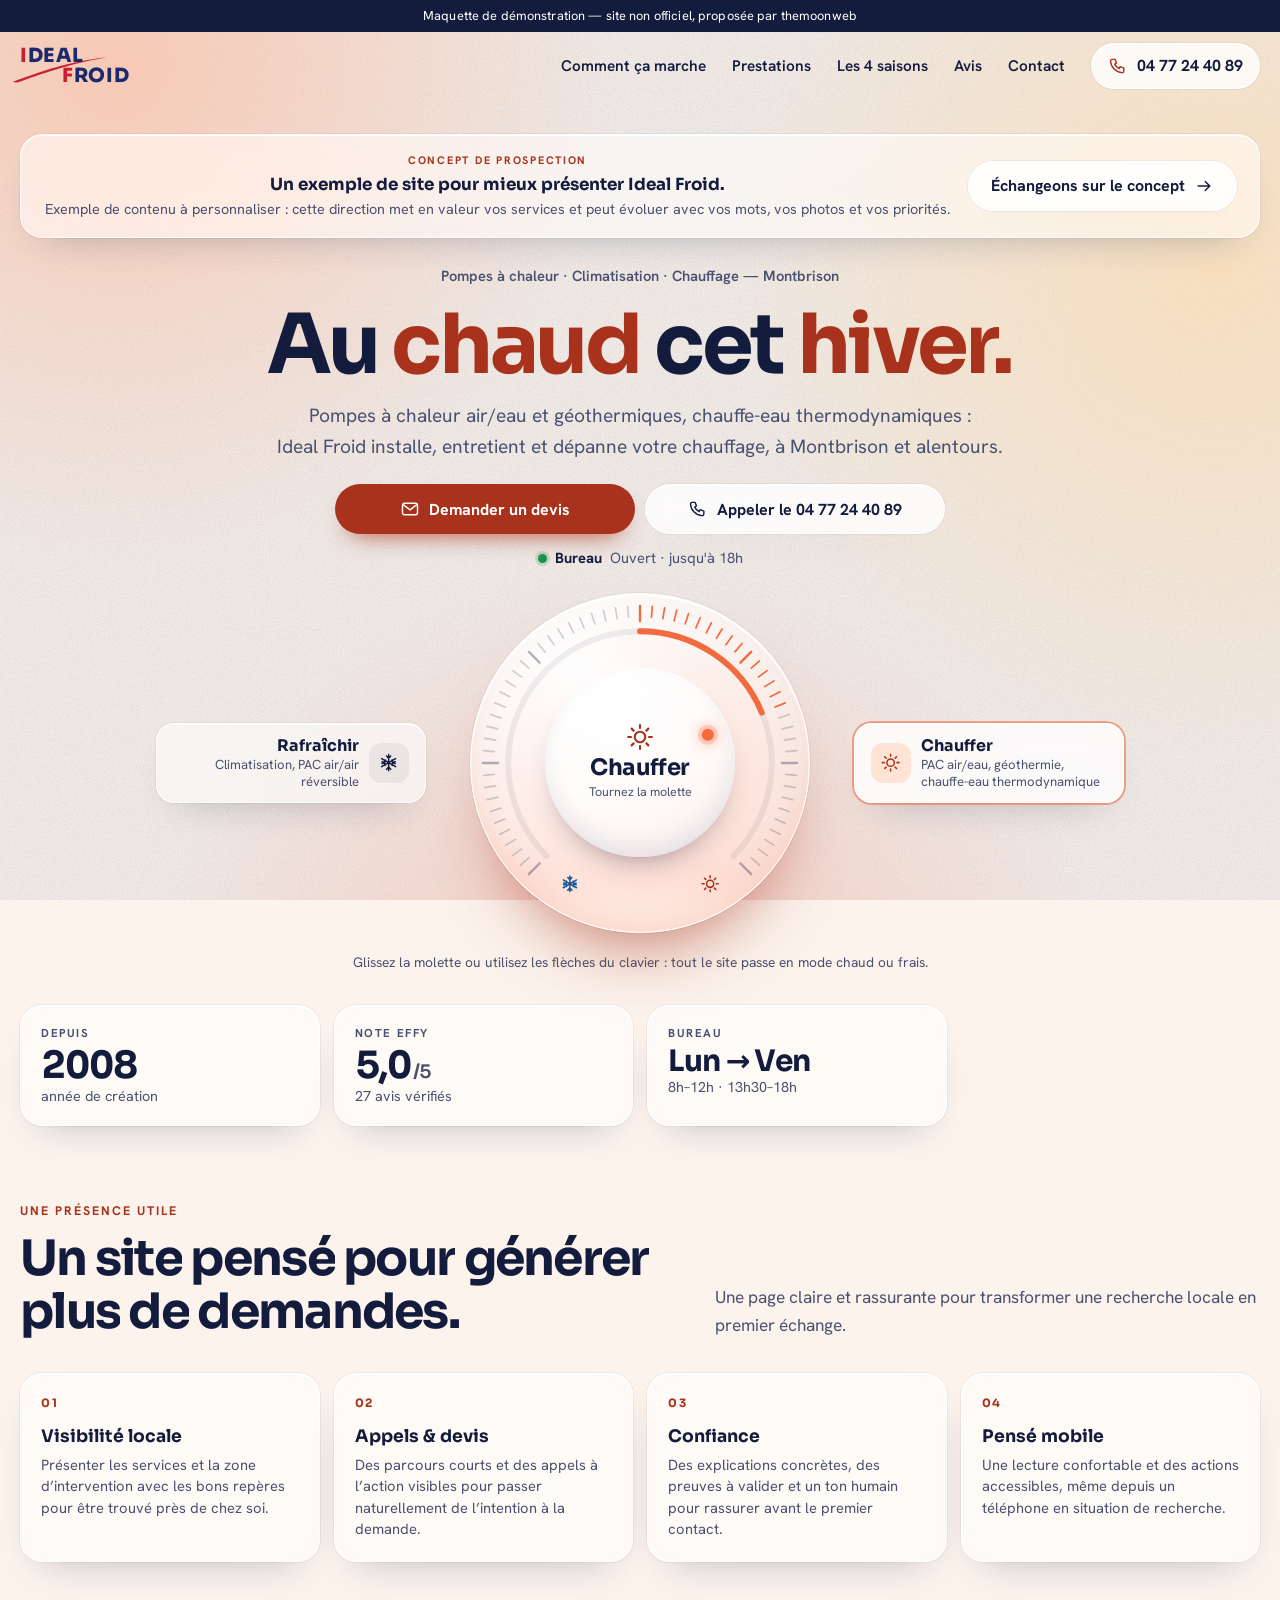
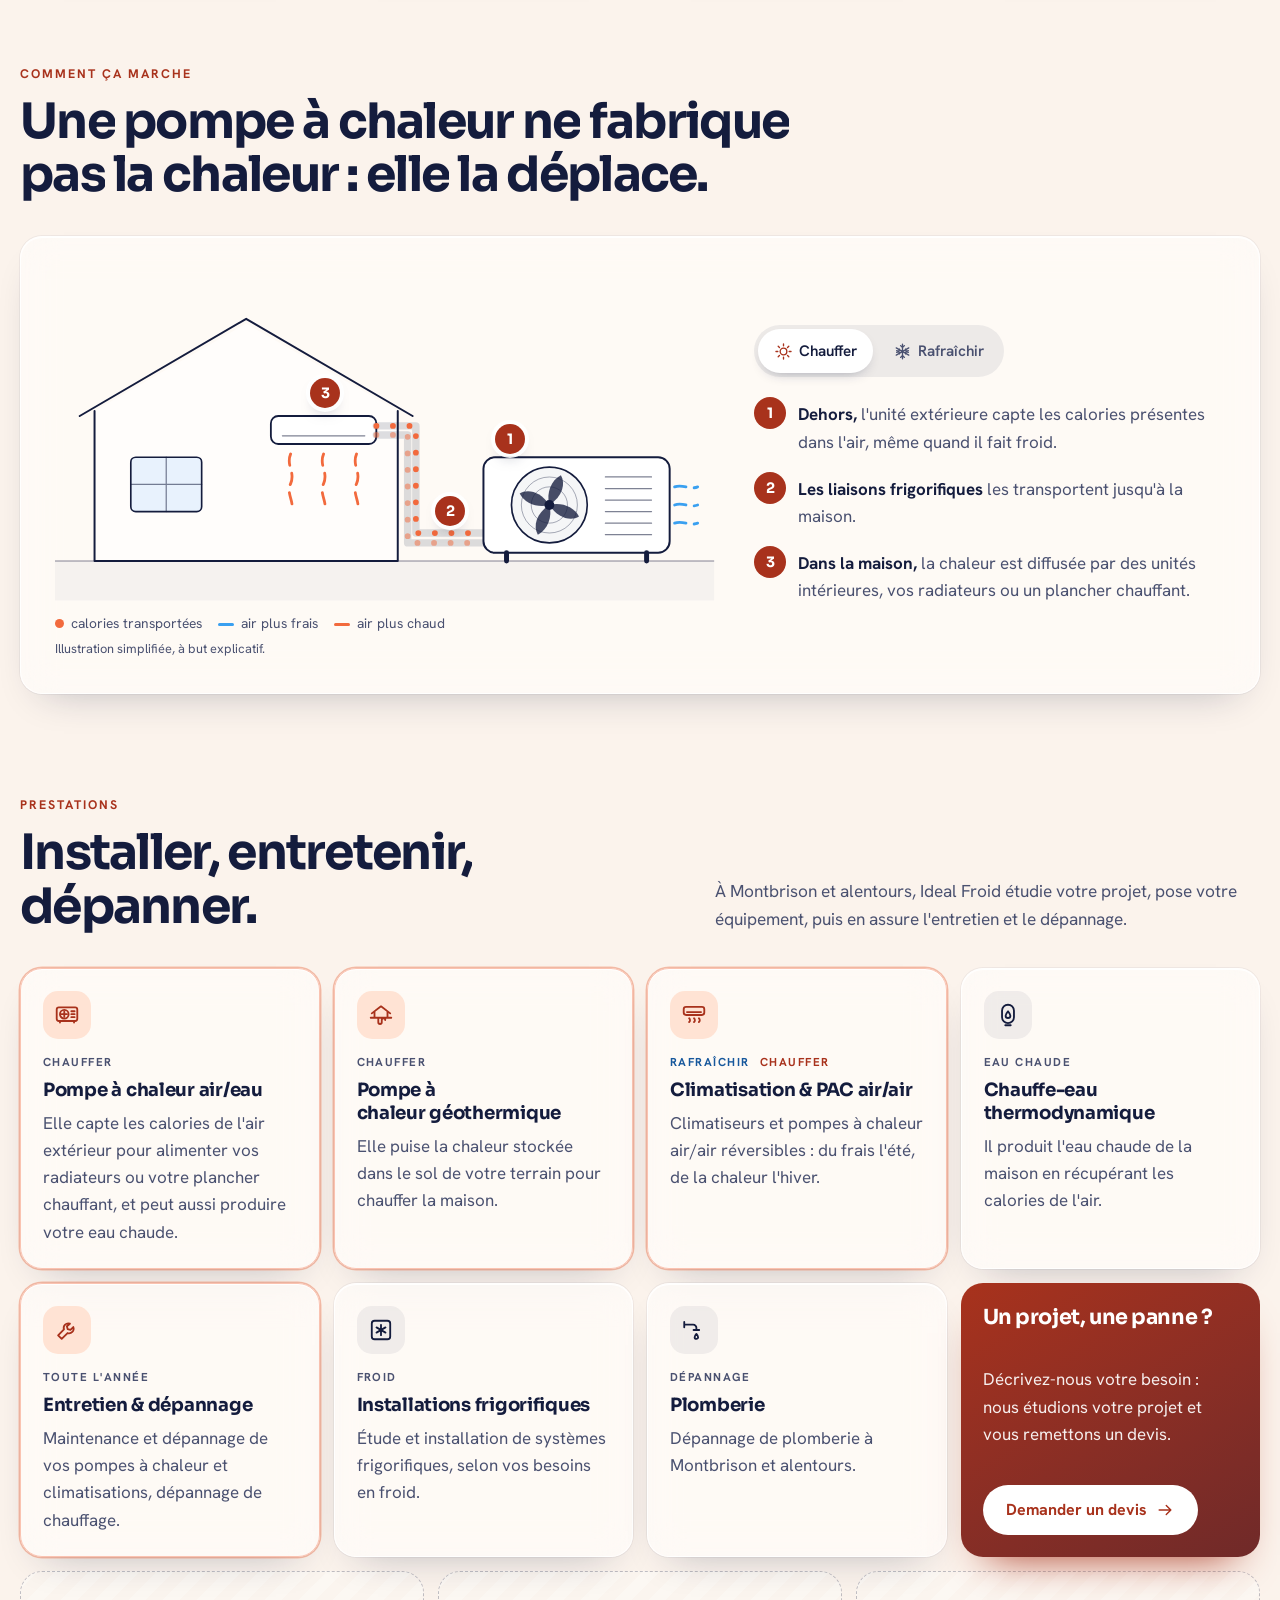
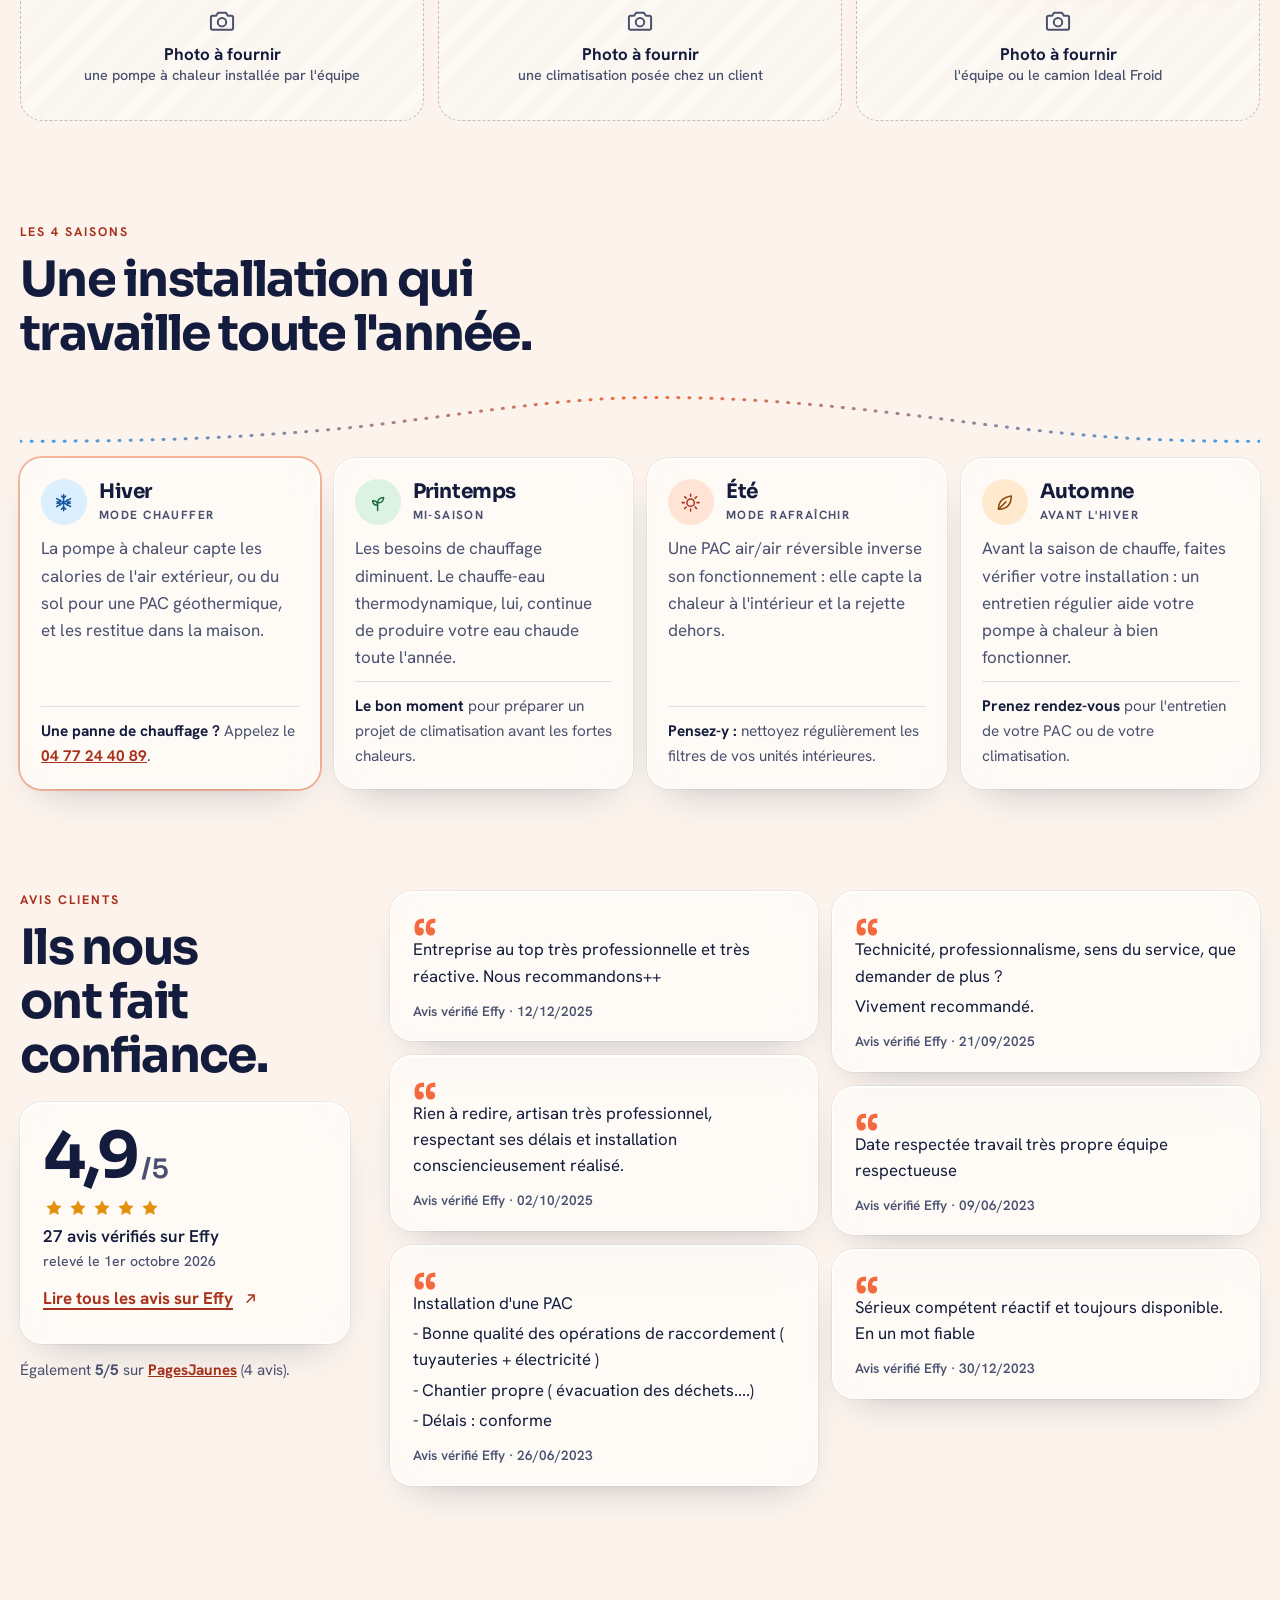
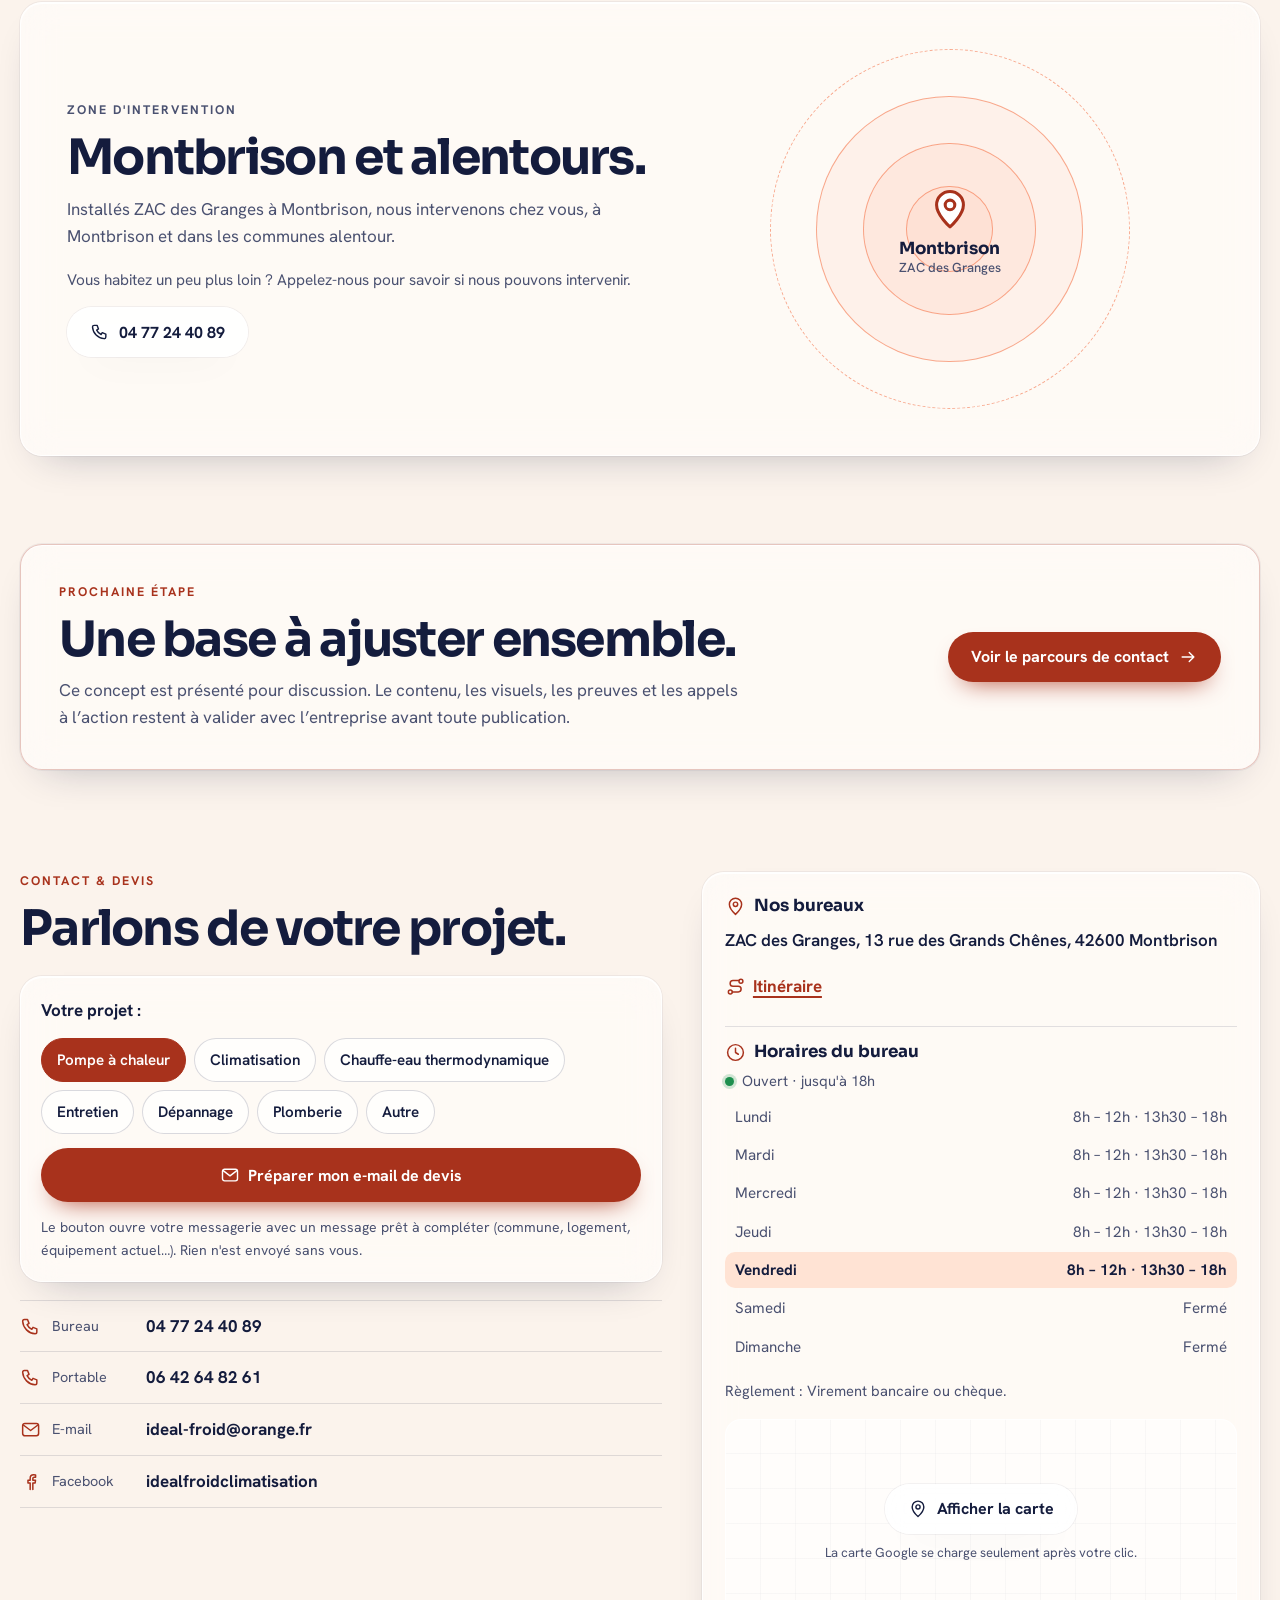
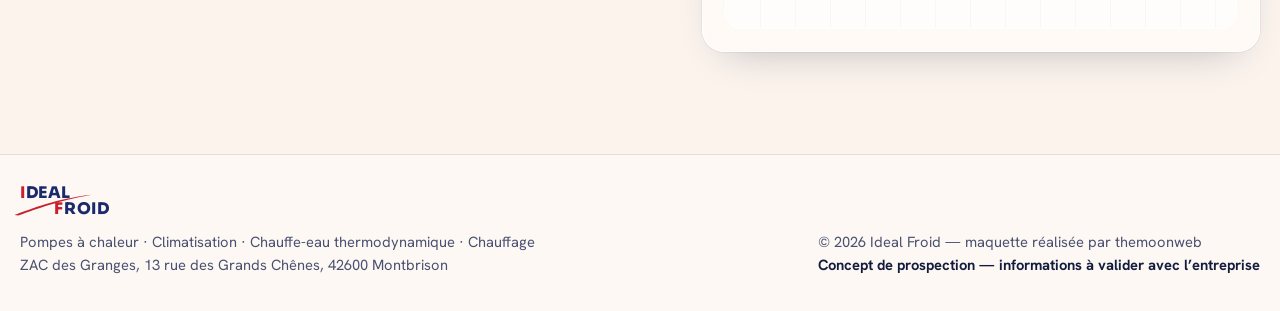
<file: maquettes/ideal-froid/index.html>
<!doctype html>
<html lang="fr" data-mode="chaud">
<head>
<meta charset="utf-8">
<meta name="viewport" content="width=device-width, initial-scale=1, viewport-fit=cover">
<meta name="robots" content="noindex, nofollow">
<title>Ideal Froid — Pompes à chaleur, climatisation et chauffage à Montbrison</title>
<meta name="description" content="Ideal Froid, à Montbrison (Loire) : installation, entretien et dépannage de pompes à chaleur, climatisations et chauffe-eau thermodynamiques. Entreprise qualifiée RGE QualiPAC.">
<meta name="theme-color" content="#fbf3ec">
<meta property="og:title" content="Ideal Froid — Pompes à chaleur et climatisation à Montbrison">
<meta property="og:description" content="Au chaud cet hiver, au frais cet été : pompes à chaleur, climatisation, chauffe-eau thermodynamique. Maquette de démonstration.">
<meta property="og:type" content="website">
<meta property="og:image" content="img/og.jpg">
<link rel="icon" href="img/favicon.svg" type="image/svg+xml">
<link rel="preconnect" href="https://fonts.googleapis.com">
<link rel="preconnect" href="https://fonts.gstatic.com" crossorigin>
<link href="https://fonts.googleapis.com/css2?family=Sora:wght@400;600;700;800&family=Hanken+Grotesk:wght@400;500;600;700&display=swap" rel="stylesheet">
<link rel="stylesheet" href="css/style.css">
</head>
<body>

<!-- ===== Icônes (réutilisées partout avec <use href="#i-...">) ===== -->
<svg class="sprite" aria-hidden="true" focusable="false">
  <symbol id="i-phone" viewBox="0 0 24 24"><path d="M5 4h3.5l1.7 4.3-2.2 1.4a11.5 11.5 0 0 0 5.3 5.3l1.4-2.2L19 14.5V18a2 2 0 0 1-2 2A15 15 0 0 1 3 6a2 2 0 0 1 2-2z"/></symbol>
  <symbol id="i-mail" viewBox="0 0 24 24"><rect x="3" y="5" width="18" height="14" rx="2.5"/><path d="M3.8 6.8 12 13l8.2-6.2"/></symbol>
  <symbol id="i-snow" viewBox="0 0 24 24"><path d="M12 2.8v18.4M4.1 7.4l15.8 9.2M4.1 16.6l15.8-9.2M9.6 4.6 12 7l2.4-2.4M9.6 19.4 12 17l2.4 2.4M4.6 11l2.9.9.6-3M19.4 13l-2.9-.9-.6 3M4.6 13l2.9-.9.6 3M19.4 11l-2.9.9-.6-3"/></symbol>
  <symbol id="i-sun" viewBox="0 0 24 24"><circle cx="12" cy="12" r="4.2"/><path d="M12 2.5v2.3M12 19.2v2.3M2.5 12h2.3M19.2 12h2.3M5.3 5.3l1.6 1.6M17.1 17.1l1.6 1.6M5.3 18.7l1.6-1.6M17.1 6.9l1.6-1.6"/></symbol>
  <symbol id="i-pin" viewBox="0 0 24 24"><path d="M12 21s-7-6.2-7-11.5a7 7 0 0 1 14 0C19 14.8 12 21 12 21z"/><circle cx="12" cy="9.5" r="2.5"/></symbol>
  <symbol id="i-clock" viewBox="0 0 24 24"><circle cx="12" cy="12" r="9"/><path d="M12 7v5l3.2 2"/></symbol>
  <symbol id="i-fb" viewBox="0 0 24 24"><path d="M14.5 21v-7.5h2.6l.4-3h-3V8.6c0-.9.3-1.5 1.6-1.5h1.5V4.4a20 20 0 0 0-2.3-.1c-2.3 0-3.8 1.4-3.8 3.9v2.3H9v3h2.5V21"/></symbol>
  <symbol id="i-ext" viewBox="0 0 24 24"><path d="M8 16 16 8M9.5 8H16v6.5"/></symbol>
  <symbol id="i-route" viewBox="0 0 24 24"><circle cx="6" cy="18" r="2.2"/><circle cx="18" cy="6" r="2.2"/><path d="M8.2 18H15a3.2 3.2 0 0 0 0-6.4H9a3.2 3.2 0 0 1 0-6.4h6.8"/></symbol>
  <symbol id="i-pac" viewBox="0 0 24 24"><rect x="2.5" y="5" width="19" height="12.5" rx="2"/><circle cx="9.5" cy="11.25" r="4"/><path d="M9.5 8.8v4.9M7.05 11.25h4.9M16 8.5h3M16 11.25h3M16 14h3M5.5 17.5V19M18.5 17.5V19"/></symbol>
  <symbol id="i-geo" viewBox="0 0 24 24"><path d="M3.5 10.5 12 4l8.5 6.5M6 9v5.5h12V9M2.5 14.5h19M9.5 14.5v4.2a1.6 1.6 0 0 0 3.2 0v-2a1.6 1.6 0 0 1 3.2 0v-2.2"/></symbol>
  <symbol id="i-split" viewBox="0 0 24 24"><rect x="2.5" y="4.5" width="19" height="7.5" rx="2.2"/><path d="M5.5 9.3h13M7.5 15c1.1 1 1.1 2.5 0 3.5M12 15c1.1 1 1.1 2.5 0 3.5M16.5 15c1.1 1 1.1 2.5 0 3.5"/></symbol>
  <symbol id="i-cet" viewBox="0 0 24 24"><rect x="6.5" y="2.5" width="11" height="17" rx="5.5"/><path d="M9.5 21.5h5M12 8.6s-2.2 2.5-2.2 4a2.2 2.2 0 0 0 4.4 0c0-1.5-2.2-4-2.2-4z"/></symbol>
  <symbol id="i-wrench" viewBox="0 0 24 24"><path d="M14.7 6.2a4.2 4.2 0 0 0-5.5 5.3L3.8 16.9l3.3 3.3 5.4-5.4a4.2 4.2 0 0 0 5.3-5.5l-2.6 2.6-2.6-.7-.7-2.6z"/></symbol>
  <symbol id="i-froid" viewBox="0 0 24 24"><rect x="3.5" y="3.5" width="17" height="17" rx="2.6"/><path d="M12 7.2v9.6M7.85 9.6l8.3 4.8M7.85 14.4l8.3-4.8"/></symbol>
  <symbol id="i-tap" viewBox="0 0 24 24"><path d="M3 4.5v5M3 7h8.2a3 3 0 0 1 3 3v2M11.6 12h5.2M14.2 15.6s-1.6 1.9-1.6 3a1.6 1.6 0 0 0 3.2 0c0-1.1-1.6-3-1.6-3z"/></symbol>
  <symbol id="i-sprout" viewBox="0 0 24 24"><path d="M12 21v-8.5M12 12.5c0-3.6 2.6-6.2 6.8-6.2 0 3.6-2.6 6.2-6.8 6.2zM12 15c0-2.9-2.1-5.1-5.6-5.1 0 2.9 2.1 5.1 5.6 5.1z"/></symbol>
  <symbol id="i-leaf" viewBox="0 0 24 24"><path d="M5 19.5C5 11 10 6 19.5 4.5 19.5 14 14.5 19 6 19.5zM5 19.5l8.5-8.5"/></symbol>
  <symbol id="i-star" viewBox="0 0 24 24"><path d="M12 3.6l2.6 5.3 5.8.8-4.2 4.1 1 5.8L12 16.9l-5.2 2.7 1-5.8-4.2-4.1 5.8-.8z"/></symbol>
  <symbol id="i-check" viewBox="0 0 24 24"><path d="M5 12.5 10 17l9-9.5"/></symbol>
  <symbol id="i-arrow" viewBox="0 0 24 24"><path d="M5 12h14M13.5 6.5 19 12l-5.5 5.5"/></symbol>
  <symbol id="i-camera" viewBox="0 0 24 24"><path d="M4 7.5h3l1.6-2.5h6.8L17 7.5h3a1.5 1.5 0 0 1 1.5 1.5v9a1.5 1.5 0 0 1-1.5 1.5H4A1.5 1.5 0 0 1 2.5 18V9A1.5 1.5 0 0 1 4 7.5z"/><circle cx="12" cy="13" r="3.6"/></symbol>
</svg>

<a class="skip" href="#contenu">Aller au contenu</a>
<div class="demo-banner" role="note">Maquette de démonstration — site non officiel, proposée par themoonweb</div>
<div class="progress" aria-hidden="true"></div>
<div class="cursor-glow" aria-hidden="true"></div>

<!-- Fond : lumières floues chaudes / froides + grain « verre dépoli » -->
<div class="ambient" aria-hidden="true"><span class="orb o1"></span><span class="orb o2"></span><span class="orb o3"></span></div>

<!-- ===== EN-TÊTE ===== -->
<header class="site-head">
  <a class="brand" href="#top" aria-label="Ideal Froid, retour en haut de la page">
    <span class="wm" aria-hidden="true">
      <span class="wm-l1"><b>I</b>DEAL</span>
      <span class="wm-l2"><b>F</b>ROID</span>
      <svg class="wm-swoosh" viewBox="0 0 120 44" preserveAspectRatio="none"><path d="M2 42C30 30 62 13 118 5c-50 11-80 25-110 38z"/></svg>
    </span>
  </a>
  <nav class="nav-desk" aria-label="Navigation principale">
    <a href="#fonctionnement">Comment ça marche</a>
    <a href="#prestations">Prestations</a>
    <a href="#saisons">Les 4 saisons</a>
    <a href="#avis">Avis</a>
    <a href="#contact">Contact</a>
  </nav>
  <a class="btn btn-glass head-call" data-cfg-tel="tel" href="tel:+33477244089" data-magnet>
    <svg class="ico" aria-hidden="true"><use href="#i-phone"/></svg><span data-cfg="tel">04 77 24 40 89</span>
  </a>
  <button class="burger" type="button" aria-expanded="false" aria-controls="menu-mobile" aria-label="Ouvrir le menu"><span></span><span></span></button>
</header>

<div id="menu-mobile" class="menu-mobile" aria-hidden="true">
  <nav aria-label="Menu mobile">
    <a href="#fonctionnement">Comment ça marche</a>
    <a href="#prestations">Prestations</a>
    <a href="#saisons">Les 4 saisons</a>
    <a href="#avis">Avis clients</a>
    <a href="#zone">Zone d'intervention</a>
    <a href="#contact">Contact &amp; devis</a>
    <a class="mm-tel" data-cfg-tel="tel" href="tel:+33477244089"><svg class="ico" aria-hidden="true"><use href="#i-phone"/></svg><span data-cfg="tel">04 77 24 40 89</span></a>
    <button class="btn btn-glass" type="button" data-close>Fermer le menu</button>
  </nav>
</div>

<main id="contenu">

  <!-- ===== HÉROS : la molette du thermostat ===== -->
  <section class="hero" id="top" aria-labelledby="titre">
    <div class="wrap hero-in">
      <aside class="prospect-panel glass" aria-label="À propos de cette maquette">
        <div>
          <p class="eyebrow">Concept de prospection</p>
          <p class="prospect-title">Un exemple de site pour mieux présenter Ideal Froid.</p>
          <p class="prospect-copy">Exemple de contenu à personnaliser&nbsp;: cette direction met en valeur vos services et peut évoluer avec vos mots, vos photos et vos priorités.</p>
        </div>
        <a class="btn btn-glass prospect-cta" href="#presentation">Échangeons sur le concept<svg class="ico" aria-hidden="true"><use href="#i-arrow"/></svg></a>
      </aside>
      <p class="kicker">
        <span class="kick-rge" data-cfg-hide="rgeActif"><svg class="ico" aria-hidden="true"><use href="#i-check"/></svg><span data-cfg="rge">RGE QualiPAC</span></span>
        <span class="kick-txt"><span class="kick-serv">Pompes à chaleur · Climatisation · Chauffage —&nbsp;</span>Montbrison</span>
      </p>

      <h1 id="titre" class="h1">
        <span class="sr" data-h1-sr>Au chaud cet hiver.</span>
        <span class="h1-vis" aria-hidden="true">Au <span class="roll" data-roll><span class="roll-track"><span class="rw rw-chaud">chaud</span> <span class="rw rw-frais">frais</span></span></span> cet <span class="roll" data-roll><span class="roll-track"><span class="rw rw-chaud">hiver.</span> <span class="rw rw-frais">été.</span></span></span></span>
      </h1>

      <p class="lead swap-wrap">
        <span class="swap" data-when="chaud">Pompes à chaleur air/eau et géothermiques, chauffe-eau thermodynamiques&nbsp;: Ideal&nbsp;Froid installe, entretient et dépanne votre chauffage, à Montbrison et alentours.</span>
        <span class="swap" data-when="frais">Climatisation et pompes à chaleur air/air réversibles&nbsp;: Ideal&nbsp;Froid installe, entretient et dépanne vos équipements, à Montbrison et alentours.</span>
      </p>

      <div class="hero-cta">
        <a class="btn btn-accent" data-devis data-cfg-hide="email" href="mailto:ideal-froid@orange.fr" data-magnet><svg class="ico" aria-hidden="true"><use href="#i-mail"/></svg>Demander un devis</a>
        <a class="btn btn-glass" data-cfg-tel="tel" href="tel:+33477244089" data-magnet><svg class="ico" aria-hidden="true"><use href="#i-phone"/></svg><span>Appeler le <span data-cfg="tel">04 77 24 40 89</span></span></a>
      </div>
      <p class="office" data-status-wrap><span class="led" aria-hidden="true"></span><span class="office-l">Bureau</span><span data-status></span></p>

      <!-- La molette : role="slider", souris / doigt / clavier -->
      <div class="thermo" data-thermo>
        <button class="mode-btn mode-frais" type="button" data-set="frais" aria-pressed="false">
          <span class="mb-ico" aria-hidden="true"><svg class="ico"><use href="#i-snow"/></svg></span>
          <span class="mb-t">Rafraîchir</span>
          <span class="mb-s">Climatisation, PAC air/air réversible</span>
        </button>

        <div class="dial-zone">
          <div class="dial-halo" aria-hidden="true"></div>
          <div class="dial" data-dial role="slider" tabindex="0"
               aria-label="Molette du thermostat : rafraîchir ou chauffer"
               aria-valuemin="0" aria-valuemax="100" aria-valuenow="75" aria-valuetext="Chauffer"
               aria-describedby="dial-hint">
            <svg class="dial-svg" viewBox="0 0 400 400" aria-hidden="true">
              <g class="ticks" data-ticks></g>
              <path class="dial-track" d=""/>
              <path class="dial-arc" data-arc d=""/>
              <g class="dial-ends">
                <g transform="translate(117 343)"><use href="#i-snow" x="-12" y="-12" width="24" height="24" class="end-snow"/></g>
                <g transform="translate(283 343)"><use href="#i-sun" x="-12" y="-12" width="24" height="24" class="end-sun"/></g>
              </g>
            </svg>
            <div class="dial-face" aria-hidden="true">
              <span class="frost"></span>
              <span class="dial-rotor"><span class="dial-notch"></span></span>
            </div>
            <div class="dial-read" aria-hidden="true">
              <span class="dr-ico"><svg class="ico ico-sun"><use href="#i-sun"/></svg><svg class="ico ico-snow"><use href="#i-snow"/></svg></span>
              <span class="dr-mode swap-wrap"><span class="swap" data-when="chaud">Chauffer</span><span class="swap" data-when="frais">Rafraîchir</span></span>
              <span class="dr-sub">Tournez la molette</span>
            </div>
          </div>
        </div>

        <button class="mode-btn mode-chaud" type="button" data-set="chaud" aria-pressed="true">
          <span class="mb-ico" aria-hidden="true"><svg class="ico"><use href="#i-sun"/></svg></span>
          <span class="mb-t">Chauffer</span>
          <span class="mb-s">PAC air/eau, géothermie, chauffe-eau thermodynamique</span>
        </button>

        <p id="dial-hint" class="dial-hint"><span class="hint-mouse">Glissez la molette ou utilisez les flèches du clavier</span><span class="hint-touch">Faites glisser la molette vers la gauche ou la droite</span>&nbsp;: tout le site passe en mode chaud ou frais.</p>
      </div>
    </div>
  </section>

  <!-- ===== REPÈRES ===== -->
  <section class="facts" aria-label="Ideal Froid en bref">
    <div class="wrap facts-grid">
      <div class="fact glass" data-reveal data-cfg-hide="depuis">
        <span class="fact-k">Depuis</span>
        <span class="fact-v" data-cfg="depuis">2008</span>
        <span class="fact-l">année de création</span>
      </div>
      <div class="fact glass" data-reveal style="--d:1" data-cfg-hide="effyNote">
        <span class="fact-k">Note Effy</span>
        <span class="fact-v"><span data-count-cfg="effyNote" data-sep=",">5,0</span><small>/5</small></span>
        <span class="fact-l"><span data-cfg="effyNbAvis">27</span> avis vérifiés</span>
      </div>
      <div class="fact glass" data-reveal style="--d:2" data-cfg-hide="rgeActif">
        <span class="fact-k">Qualification</span>
        <span class="fact-v">RGE</span>
        <span class="fact-l">QualiPAC · Qualit'EnR</span>
      </div>
      <div class="fact glass" data-reveal style="--d:3" data-cfg-hide="horaires">
        <span class="fact-k">Bureau</span>
        <span class="fact-v fact-v-sm">Lun → Ven</span>
        <span class="fact-l" data-hours-short>8h–12h · 13h30–18h</span>
      </div>
    </div>
  </section>

  <!-- ===== VALEUR DU SITE ===== -->
  <section id="valeur" class="section value-section">
    <div class="wrap">
      <header class="sec-head-row sec-head" data-reveal>
        <div>
          <p class="eyebrow">Une présence utile</p>
          <h2 data-split>Un site pensé pour générer plus de demandes.</h2>
        </div>
        <p class="sec-lead">Une page claire et rassurante pour transformer une recherche locale en premier échange.</p>
      </header>
      <div class="value-grid">
        <article class="value-card glass" data-reveal>
          <span class="value-number">01</span>
          <h3>Visibilité locale</h3>
          <p>Présenter les services et la zone d’intervention avec les bons repères pour être trouvé près de chez soi.</p>
        </article>
        <article class="value-card glass" data-reveal style="--d:1">
          <span class="value-number">02</span>
          <h3>Appels &amp; devis</h3>
          <p>Des parcours courts et des appels à l’action visibles pour passer naturellement de l’intention à la demande.</p>
        </article>
        <article class="value-card glass" data-reveal style="--d:2">
          <span class="value-number">03</span>
          <h3>Confiance</h3>
          <p>Des explications concrètes, des preuves à valider et un ton humain pour rassurer avant le premier contact.</p>
        </article>
        <article class="value-card glass" data-reveal style="--d:3">
          <span class="value-number">04</span>
          <h3>Pensé mobile</h3>
          <p>Une lecture confortable et des actions accessibles, même depuis un téléphone en situation de recherche.</p>
        </article>
      </div>
    </div>
  </section>

  <!-- ===== COMMENT ÇA MARCHE : l'unité extérieure animée ===== -->
  <section id="fonctionnement" class="section">
    <div class="wrap">
      <header class="sec-head" data-reveal>
        <p class="eyebrow">Comment ça marche</p>
        <h2 data-split>Une pompe à chaleur ne fabrique pas la chaleur&nbsp;: elle la déplace.</h2>
      </header>

      <div class="how glass" data-reveal>
        <div class="scene-box">
          <div class="scene-art">
          <svg class="scene" viewBox="0 0 800 400" role="img" aria-labelledby="scene-t">
            <title id="scene-t">Illustration : une maison reliée à l'unité extérieure d'une pompe à chaleur. Les calories circulent dans les tuyaux, de l'unité extérieure vers la maison en mode chauffage, et dans l'autre sens en mode rafraîchissement.</title>
            <!-- sol -->
            <path class="sc-ground" d="M0 352H800"/>
            <path class="sc-soil" d="M0 352H800V400H0z"/>
            <!-- maison (coupe) -->
            <path class="sc-house" d="M48 352V170L232 64l184 106v182z"/>
            <path class="sc-line" d="M30 176 232 58l202 118"/>
            <path class="sc-line" d="M48 352V170M416 352V170"/>
            <path class="sc-floor" d="M48 352h368"/>
            <rect class="sc-win" x="92" y="226" width="86" height="66" rx="6"/>
            <path class="sc-line thin" d="M135 226v66M92 259h86"/>
            <!-- unité intérieure (split) -->
            <rect class="sc-unit" x="262" y="176" width="128" height="34" rx="9"/>
            <path class="sc-line thin" d="M276 200h100"/>
            <!-- air soufflé dans la pièce -->
            <g class="sc-air-in">
              <path d="M286 222c-6 14 6 22 0 36s6 22 0 34"/>
              <path d="M326 222c-6 14 6 22 0 36s6 22 0 34"/>
              <path d="M366 222c-6 14 6 22 0 36s6 22 0 34"/>
            </g>
            <!-- liaisons frigorifiques -->
            <path class="sc-pipe" d="M390 188H438V318H520"/>
            <path class="sc-pipe" d="M390 199H428V330H520"/>
            <path class="sc-heat" d="M390 188H438V318H520"/>
            <path class="sc-heat sc-heat-2" d="M390 199H428V330H520"/>
            <!-- unité extérieure -->
            <rect class="sc-out" x="520" y="226" width="226" height="116" rx="14"/>
            <circle class="sc-grille" cx="600" cy="284" r="46"/>
            <circle class="sc-grille thin" cx="600" cy="284" r="34"/>
            <circle class="sc-grille thin" cx="600" cy="284" r="22"/>
            <g class="sc-fan" data-fan>
              <path d="M600 284c-4-14 2-30 14-36 6 10 2 26-14 36z"/>
              <path d="M600 284c14-4 30 2 36 14-10 6-26 2-36-14z"/>
              <path d="M600 284c4 14-2 30-14 36-6-10-2-26 14-36z"/>
              <path d="M600 284c-14 4-30-2-36-14 10-6 26-2 36 14z"/>
              <circle cx="600" cy="284" r="6"/>
            </g>
            <path class="sc-line thin" d="M668 250h56M668 264h56M668 278h56M668 292h56M668 306h56M668 320h56"/>
            <path class="sc-feet" d="M548 342v10M718 342v10"/>
            <!-- air rejeté dehors -->
            <g class="sc-air-out">
              <path d="M752 262c10-4 18 4 28 0"/>
              <path d="M752 284c10-4 18 4 28 0"/>
              <path d="M752 306c10-4 18 4 28 0"/>
            </g>
          </svg>
          <!-- repères numérotés (se déplacent selon le mode) -->
          <span class="mk mk-1" aria-hidden="true">1</span>
          <span class="mk mk-2" aria-hidden="true">2</span>
          <span class="mk mk-3" aria-hidden="true">3</span>
          </div>
          <p class="scene-legend"><span class="lg lg-heat">calories transportées</span><span class="lg lg-cool">air plus frais</span><span class="lg lg-warm">air plus chaud</span></p>
          <p class="scene-note">Illustration simplifiée, à but explicatif.</p>
        </div>

        <div class="how-text">
          <div class="seg" role="group" aria-label="Voir le fonctionnement en mode">
            <button type="button" data-set="chaud" aria-pressed="true"><svg class="ico" aria-hidden="true"><use href="#i-sun"/></svg>Chauffer</button>
            <button type="button" data-set="frais" aria-pressed="false"><svg class="ico" aria-hidden="true"><use href="#i-snow"/></svg>Rafraîchir</button>
          </div>
          <div class="swap-wrap steps-wrap">
            <ol class="steps swap" data-when="chaud">
              <li><span class="st-n">1</span><p><strong>Dehors,</strong> l'unité extérieure capte les calories présentes dans l'air, même quand il fait froid.</p></li>
              <li><span class="st-n">2</span><p><strong>Les liaisons frigorifiques</strong> les transportent jusqu'à la maison.</p></li>
              <li><span class="st-n">3</span><p><strong>Dans la maison,</strong> la chaleur est diffusée par des unités intérieures, vos radiateurs ou un plancher chauffant.</p></li>
            </ol>
            <ol class="steps swap" data-when="frais">
              <li><span class="st-n">1</span><p><strong>Dans la maison,</strong> l'unité intérieure capte la chaleur de la pièce.</p></li>
              <li><span class="st-n">2</span><p><strong>Les liaisons frigorifiques</strong> l'emportent vers l'extérieur.</p></li>
              <li><span class="st-n">3</span><p><strong>Dehors,</strong> l'unité extérieure la rejette&nbsp;: la maison reste au frais. C'est le principe d'une PAC air/air réversible.</p></li>
            </ol>
          </div>
        </div>
      </div>
    </div>
  </section>

  <!-- ===== PRESTATIONS ===== -->
  <section id="prestations" class="section">
    <div class="wrap">
      <header class="sec-head sec-head-row" data-reveal>
        <div>
          <p class="eyebrow">Prestations</p>
          <h2 data-split>Installer, entretenir, dépanner.</h2>
        </div>
        <p class="sec-lead">À Montbrison et alentours, Ideal&nbsp;Froid étudie votre projet, pose votre équipement, puis en assure l'entretien et le dépannage.</p>
      </header>

      <div class="cards">
        <article class="card glass" data-reveal data-tilt data-modes="chaud">
          <span class="card-ico" aria-hidden="true"><svg class="ico"><use href="#i-pac"/></svg></span>
          <p class="tag tag-chaud">Chauffer</p>
          <h3>Pompe à chaleur air/eau</h3>
          <p>Elle capte les calories de l'air extérieur pour alimenter vos radiateurs ou votre plancher chauffant, et peut aussi produire votre eau chaude.</p>
        </article>
        <article class="card glass" data-reveal data-tilt data-modes="chaud" style="--d:1">
          <span class="card-ico" aria-hidden="true"><svg class="ico"><use href="#i-geo"/></svg></span>
          <p class="tag tag-chaud">Chauffer</p>
          <h3>Pompe à chaleur géothermique</h3>
          <p>Elle puise la chaleur stockée dans le sol de votre terrain pour chauffer la maison.</p>
        </article>
        <article class="card glass" data-reveal data-tilt data-modes="chaud frais" style="--d:2">
          <span class="card-ico" aria-hidden="true"><svg class="ico"><use href="#i-split"/></svg></span>
          <p class="tag"><span class="tag-frais">Rafraîchir</span> <span class="tag-chaud">Chauffer</span></p>
          <h3>Climatisation &amp; PAC air/air</h3>
          <p>Climatiseurs et pompes à chaleur air/air réversibles&nbsp;: du frais l'été, de la chaleur l'hiver.</p>
        </article>
        <article class="card glass" data-reveal data-tilt data-modes="eau" style="--d:3">
          <span class="card-ico" aria-hidden="true"><svg class="ico"><use href="#i-cet"/></svg></span>
          <p class="tag tag-eau">Eau chaude</p>
          <h3>Chauffe-eau thermodynamique</h3>
          <p>Il produit l'eau chaude de la maison en récupérant les calories de l'air.</p>
        </article>
        <article class="card glass" data-reveal data-tilt data-modes="chaud frais" style="--d:4">
          <span class="card-ico" aria-hidden="true"><svg class="ico"><use href="#i-wrench"/></svg></span>
          <p class="tag tag-an">Toute l'année</p>
          <h3>Entretien &amp; dépannage</h3>
          <p>Maintenance et dépannage de vos pompes à chaleur et climatisations, dépannage de chauffage.</p>
        </article>
        <article class="card glass" data-reveal data-tilt data-modes="frais" data-cfg-hide="froid" style="--d:5">
          <span class="card-ico" aria-hidden="true"><svg class="ico"><use href="#i-froid"/></svg></span>
          <p class="tag tag-frais">Froid</p>
          <h3>Installations frigorifiques</h3>
          <p>Étude et installation de systèmes frigorifiques, selon vos besoins en froid.</p>
        </article>
        <article class="card glass" data-reveal data-tilt data-cfg-hide="plomberie" style="--d:6">
          <span class="card-ico" aria-hidden="true"><svg class="ico"><use href="#i-tap"/></svg></span>
          <p class="tag tag-an">Dépannage</p>
          <h3>Plomberie</h3>
          <p>Dépannage de plomberie à Montbrison et alentours.</p>
        </article>
        <aside class="card card-cta" data-reveal style="--d:7">
          <h3>Un projet, une panne&nbsp;?</h3>
          <p>Décrivez-nous votre besoin&nbsp;: nous étudions votre projet et vous remettons un devis.</p>
          <a class="btn btn-accent" href="#contact">Demander un devis<svg class="ico" aria-hidden="true"><use href="#i-arrow"/></svg></a>
        </aside>
      </div>

      <!-- Emplacements photos : à remplacer par les vraies photos de chantiers de l'entreprise -->
      <div class="todo-photos" data-reveal>
        <figure class="ph"><svg class="ico" aria-hidden="true"><use href="#i-camera"/></svg><figcaption>Photo à fournir<small>une pompe à chaleur installée par l'équipe</small></figcaption></figure>
        <figure class="ph"><svg class="ico" aria-hidden="true"><use href="#i-camera"/></svg><figcaption>Photo à fournir<small>une climatisation posée chez un client</small></figcaption></figure>
        <figure class="ph"><svg class="ico" aria-hidden="true"><use href="#i-camera"/></svg><figcaption>Photo à fournir<small>l'équipe ou le camion Ideal Froid</small></figcaption></figure>
      </div>
    </div>
  </section>

  <!-- ===== LES 4 SAISONS ===== -->
  <section id="saisons" class="section">
    <div class="wrap">
      <header class="sec-head" data-reveal>
        <p class="eyebrow">Les 4 saisons</p>
        <h2 data-split>Une installation qui travaille toute l'année.</h2>
      </header>

      <div class="year" data-reveal aria-hidden="true">
        <svg viewBox="0 0 1000 120" preserveAspectRatio="none">
          <defs>
            <linearGradient id="yearGrad" x1="0" x2="1" y1="0" y2="0">
              <stop offset="0" stop-color="#3aa0f0"/><stop offset=".5" stop-color="#f26a3d"/><stop offset="1" stop-color="#3aa0f0"/>
            </linearGradient>
          </defs>
          <path class="year-curve" d="M0 100C120 100 180 92 250 78S420 20 500 18 650 30 750 60 900 100 1000 100"/>
        </svg>
      </div>

      <div class="seasons">
        <article class="season glass" data-reveal data-season="hiver">
          <header><span class="se-ico se-hiver" aria-hidden="true"><svg class="ico"><use href="#i-snow"/></svg></span><h3>Hiver</h3><p class="se-mode">Mode chauffer</p></header>
          <p>La pompe à chaleur capte les calories de l'air extérieur, ou du sol pour une PAC géothermique, et les restitue dans la maison.</p>
          <p class="se-tip"><strong>Une panne de chauffage&nbsp;?</strong> Appelez le <a data-cfg-tel="tel" href="tel:+33477244089" data-cfg="tel">04 77 24 40 89</a>.</p>
        </article>
        <article class="season glass" data-reveal data-season="printemps" style="--d:1">
          <header><span class="se-ico se-printemps" aria-hidden="true"><svg class="ico"><use href="#i-sprout"/></svg></span><h3>Printemps</h3><p class="se-mode">Mi-saison</p></header>
          <p>Les besoins de chauffage diminuent. Le chauffe-eau thermodynamique, lui, continue de produire votre eau chaude toute l'année.</p>
          <p class="se-tip"><strong>Le bon moment</strong> pour préparer un projet de climatisation avant les fortes chaleurs.</p>
        </article>
        <article class="season glass" data-reveal data-season="ete" style="--d:2">
          <header><span class="se-ico se-ete" aria-hidden="true"><svg class="ico"><use href="#i-sun"/></svg></span><h3>Été</h3><p class="se-mode">Mode rafraîchir</p></header>
          <p>Une PAC air/air réversible inverse son fonctionnement&nbsp;: elle capte la chaleur à l'intérieur et la rejette dehors.</p>
          <p class="se-tip"><strong>Pensez-y&nbsp;:</strong> nettoyez régulièrement les filtres de vos unités intérieures.</p>
        </article>
        <article class="season glass" data-reveal data-season="automne" style="--d:3">
          <header><span class="se-ico se-automne" aria-hidden="true"><svg class="ico"><use href="#i-leaf"/></svg></span><h3>Automne</h3><p class="se-mode">Avant l'hiver</p></header>
          <p>Avant la saison de chauffe, faites vérifier votre installation&nbsp;: un entretien régulier aide votre pompe à chaleur à bien fonctionner.</p>
          <p class="se-tip"><strong>Prenez rendez-vous</strong> pour l'entretien de votre PAC ou de votre climatisation.</p>
        </article>
      </div>
    </div>
  </section>

  <!-- ===== RGE QualiPAC (badge en texte, pas le logo officiel) ===== -->
  <section id="rge" class="section" data-cfg-hide="rgeActif">
    <div class="wrap">
      <div class="rge glass" data-reveal>
        <div class="seal" aria-hidden="true">
          <svg viewBox="0 0 200 200">
            <defs><path id="sealPath" d="M100 100m-74 0a74 74 0 1 1 148 0a74 74 0 1 1-148 0"/></defs>
            <circle class="seal-ring" cx="100" cy="100" r="92"/>
            <circle class="seal-ring thin" cx="100" cy="100" r="58"/>
            <text class="seal-txt"><textPath href="#sealPath" startOffset="0" textLength="458" lengthAdjust="spacing">QUALIPAC · CHAUFFAGE ET ECS · QUALIT'ENR · </textPath></text>
          </svg>
          <span class="seal-mid">RGE</span>
        </div>
        <div class="rge-txt">
          <p class="eyebrow">Qualification</p>
          <h2>Entreprise qualifiée <span data-cfg="rge">RGE QualiPAC</span>.</h2>
          <p>Ideal&nbsp;Froid est titulaire de la qualification <strong>QualiPAC</strong> (<span data-cfg="rgeModule">module chauffage et ECS</span>), délivrée par Qualit'EnR, pour la pose de pompes à chaleur aérothermiques et géothermiques et de chauffe-eau thermodynamiques. RGE signifie «&nbsp;Reconnu Garant de l'Environnement&nbsp;».</p>
          <ul class="rge-list">
            <li data-cfg-hide="rgeNumero"><svg class="ico" aria-hidden="true"><use href="#i-check"/></svg>Numéro QualiPAC&nbsp;: <span data-cfg="rgeNumero">QPAC/47827</span></li>
            <li><svg class="ico" aria-hidden="true"><use href="#i-check"/></svg>Qualification vérifiable à tout moment dans l'annuaire Qualit'EnR</li>
          </ul>
          <p class="rge-links">
            <a class="link" data-cfg-link="rgeLien" href="https://www.qualit-enr.org/entreprises/ideal-froid/" target="_blank" rel="noopener">Vérifier sur qualit-enr.org<svg class="ico" aria-hidden="true"><use href="#i-ext"/></svg></a>
          </p>
          <p class="rge-aides">La qualification RGE est souvent demandée pour obtenir des aides publiques à la rénovation énergétique. Pour savoir à quoi votre projet peut prétendre, renseignez-vous sur <a href="https://france-renov.gouv.fr" target="_blank" rel="noopener">france-renov.gouv.fr</a>.</p>
        </div>
      </div>
    </div>
  </section>

  <!-- ===== AVIS ===== -->
  <section id="avis" class="section" data-cfg-hide="avis">
    <div class="wrap avis-grid">
      <div class="score" data-reveal>
        <p class="eyebrow">Avis clients</p>
        <h2>Ils nous ont fait confiance.</h2>
        <div class="score-box glass" data-cfg-hide="effyNote">
          <p class="score-v"><span data-count-cfg="effyNote" data-sep=",">5,0</span><small>/5</small></p>
          <p class="stars" aria-hidden="true"><svg class="ico"><use href="#i-star"/></svg><svg class="ico"><use href="#i-star"/></svg><svg class="ico"><use href="#i-star"/></svg><svg class="ico"><use href="#i-star"/></svg><svg class="ico"><use href="#i-star"/></svg></p>
          <p class="score-l"><span data-cfg="effyNbAvis">27</span> avis vérifiés sur Effy<br><small>relevé le <span data-cfg="dateReleve">1er octobre 2026</span></small></p>
          <a class="link" data-cfg-link="effyUrl" href="https://www.effy.fr/artisans/pro/2251-ideal-froid" target="_blank" rel="noopener">Lire tous les avis sur Effy<svg class="ico" aria-hidden="true"><use href="#i-ext"/></svg></a>
        </div>
        <p class="score-pj" data-cfg-hide="pjNote">Également <strong><span data-cfg="pjNote">5</span>/5</strong> sur <a data-cfg-link="pjUrl" href="https://www.pagesjaunes.fr/pros/12240270" target="_blank" rel="noopener">PagesJaunes</a> (<span data-cfg="pjNbAvis">4</span> avis).</p>
      </div>
      <div class="reviews" data-reviews>
        <!-- rempli automatiquement depuis js/config.js > avis -->
      </div>
    </div>
  </section>

  <!-- ===== ZONE D'INTERVENTION ===== -->
  <section id="zone" class="section">
    <div class="wrap zone glass" data-reveal>
      <div class="zone-txt">
        <p class="eyebrow">Zone d'intervention</p>
        <h2><span data-cfg="zone">Montbrison et alentours</span>.</h2>
        <p>Installés ZAC des Granges à Montbrison, nous intervenons chez vous, à Montbrison et dans les communes alentour.</p>
        <ul class="communes" data-communes data-cfg-hide="communes"></ul>
        <p class="zone-q">Vous habitez un peu plus loin&nbsp;? Appelez-nous pour savoir si nous pouvons intervenir.</p>
        <a class="btn btn-glass" data-cfg-tel="tel" href="tel:+33477244089"><svg class="ico" aria-hidden="true"><use href="#i-phone"/></svg><span data-cfg="tel">04 77 24 40 89</span></a>
      </div>
      <div class="zone-viz" aria-hidden="true">
        <span class="ring r1"></span><span class="ring r2"></span><span class="ring r3"></span><span class="ring r4"></span>
        <span class="zone-pin"><svg class="ico"><use href="#i-pin"/></svg></span>
        <span class="zone-lbl">Montbrison<small>ZAC des Granges</small></span>
      </div>
    </div>
  </section>

  <!-- ===== CONTACT & DEVIS ===== -->
  <section id="presentation" class="section presentation-section">
    <div class="wrap">
      <div class="presentation glass" data-reveal>
        <div>
          <p class="eyebrow">Prochaine étape</p>
          <h2>Une base à ajuster ensemble.</h2>
          <p>Ce concept est présenté pour discussion. Le contenu, les visuels, les preuves et les appels à l’action restent à valider avec l’entreprise avant toute publication.</p>
        </div>
        <a class="btn btn-accent" href="#contact">Voir le parcours de contact<svg class="ico" aria-hidden="true"><use href="#i-arrow"/></svg></a>
      </div>
    </div>
  </section>

  <section id="contact" class="section section-contact">
    <div class="wrap contact-grid">
      <div class="devis" data-reveal>
        <p class="eyebrow">Contact &amp; devis</p>
        <h2>Parlons de votre projet.</h2>

        <div class="devis-box glass" data-cfg-hide="email">
          <p class="devis-q" id="devis-q">Votre projet&nbsp;:</p>
          <div class="chips" role="group" aria-labelledby="devis-q" data-chips>
            <button type="button" aria-pressed="true">Pompe à chaleur</button>
            <button type="button" aria-pressed="false">Climatisation</button>
            <button type="button" aria-pressed="false">Chauffe-eau thermodynamique</button>
            <button type="button" aria-pressed="false">Entretien</button>
            <button type="button" aria-pressed="false">Dépannage</button>
            <button type="button" aria-pressed="false" data-cfg-hide="plomberie">Plomberie</button>
            <button type="button" aria-pressed="false">Autre</button>
          </div>
          <a class="btn btn-accent btn-wide" data-devis href="mailto:ideal-froid@orange.fr" data-magnet><svg class="ico" aria-hidden="true"><use href="#i-mail"/></svg>Préparer mon e-mail de devis</a>
          <p class="devis-note">Le bouton ouvre votre messagerie avec un message prêt à compléter (commune, logement, équipement actuel…). Rien n'est envoyé sans vous.</p>
        </div>

        <ul class="lines">
          <li><svg class="ico" aria-hidden="true"><use href="#i-phone"/></svg><span>Bureau</span><a data-cfg-tel="tel" href="tel:+33477244089" data-cfg="tel">04 77 24 40 89</a></li>
          <li data-cfg-hide="mobile"><svg class="ico" aria-hidden="true"><use href="#i-phone"/></svg><span>Portable</span><a data-cfg-tel="mobile" href="tel:+33642648261" data-cfg="mobile">06 42 64 82 61</a></li>
          <li data-cfg-hide="email"><svg class="ico" aria-hidden="true"><use href="#i-mail"/></svg><span>E-mail</span><a data-cfg-mail="email" href="mailto:ideal-froid@orange.fr" data-cfg="email">ideal-froid@orange.fr</a></li>
          <li data-cfg-hide="facebook"><svg class="ico" aria-hidden="true"><use href="#i-fb"/></svg><span>Facebook</span><a data-cfg-link="facebook" href="https://www.facebook.com/idealfroidclimatisation" target="_blank" rel="noopener">idealfroidclimatisation</a></li>
        </ul>
      </div>

      <div class="visit glass" data-reveal style="--d:1">
        <h3 class="h-small"><svg class="ico" aria-hidden="true"><use href="#i-pin"/></svg>Nos bureaux</h3>
        <p class="addr" data-cfg="adresse">ZAC des Granges, 13 rue des Grands Chênes, 42600 Montbrison</p>
        <a class="link" data-itineraire href="https://www.google.com/maps/dir/?api=1&amp;destination=Ideal%20Froid%2C%2013%20Rue%20des%20Grands%20Ch%C3%AAnes%2C%2042600%20Montbrison" target="_blank" rel="noopener"><svg class="ico" aria-hidden="true"><use href="#i-route"/></svg>Itinéraire</a>
        <div class="hours-box" data-cfg-hide="horaires">
          <h3 class="h-small"><svg class="ico" aria-hidden="true"><use href="#i-clock"/></svg>Horaires du bureau</h3>
          <p class="office" data-status-wrap><span class="led" aria-hidden="true"></span><span data-status></span></p>
          <ul class="hours" data-hours></ul>
        </div>
        <p class="pay" data-cfg-hide="paiement">Règlement&nbsp;: <span data-cfg="paiement">virement bancaire ou chèque</span>.</p>
        <div class="map" data-map>
          <button class="btn btn-glass" type="button"><svg class="ico" aria-hidden="true"><use href="#i-pin"/></svg>Afficher la carte</button>
          <p class="map-note">La carte Google se charge seulement après votre clic.</p>
        </div>
      </div>
    </div>
  </section>
</main>

<footer class="site-foot">
  <div class="wrap foot">
    <div class="foot-brand">
      <span class="wm wm-foot" aria-hidden="true"><span class="wm-l1"><b>I</b>DEAL</span><span class="wm-l2"><b>F</b>ROID</span><svg class="wm-swoosh" viewBox="0 0 120 44" preserveAspectRatio="none"><path d="M2 42C30 30 62 13 118 5c-50 11-80 25-110 38z"/></svg></span>
      <p>Pompes à chaleur · Climatisation · Chauffe-eau thermodynamique · Chauffage<br><span data-cfg="adresse">ZAC des Granges, 13 rue des Grands Chênes, 42600 Montbrison</span></p>
    </div>
    <p class="foot-legal">© <span data-year>2026</span> Ideal Froid — maquette réalisée par themoonweb<br><strong>Concept de prospection — informations à valider avec l’entreprise</strong></p>
  </div>
</footer>

<!-- Barre fixe sur téléphone -->
<div class="call-bar">
  <a class="cb-call" data-cfg-tel="tel" href="tel:+33477244089"><svg class="ico" aria-hidden="true"><use href="#i-phone"/></svg>Appeler</a>
  <a class="cb-devis" data-devis data-cfg-hide="email" href="mailto:ideal-froid@orange.fr"><svg class="ico" aria-hidden="true"><use href="#i-mail"/></svg>Devis</a>
</div>

<script src="js/config.js"></script>
<script src="js/thermostat.js"></script>
<script src="js/fx.js"></script>
</body>
</html>
</file>
<file: maquettes/alu-confort/css/style.css>
/* ==========================================================
   Alu Confort du Forez — maquette themoonweb
   Direction artistique « La Pergola » : lumineux et architectural.
   Blanc chaud, gris anthracite (type RAL 7016), bleu ciel / verre,
   touche de lumière dorée, et le vert de leur logo pour le RGE.
   Polices : Red Hat Display (titres), Red Hat Text (texte),
   Newsreader italique (mots en valeur).
   ========================================================== */

:root {
  --paper: #FAF7F2;      /* blanc chaud (fond) */
  --paper-2: #F2ECE3;    /* pierre claire */
  --line: #E2D9CC;       /* filets */
  --ink: #22282B;        /* texte principal (13,9:1 sur --paper) */
  --ink-2: #4F585E;      /* texte secondaire (6,8:1 sur --paper) */
  --ral: #383E42;        /* gris anthracite type RAL 7016 */
  --ral-deep: #2B3134;   /* fonds sombres */
  --mist: #C3CACE;       /* texte clair sur fond sombre (7,9:1) */
  --sky-50: #EEF6FB;
  --sky-100: #D7EAF5;
  --sky-ink: #1D5878;    /* bleu « verre » pour les accents (7,2:1) */
  --gold: #E6A93C;       /* lumière dorée (décor, fond de bouton) */
  --gold-100: #FBEACB;
  --gold-soft: #F6D58E;  /* accent doré sur fond sombre (9,3:1) */
  --green: #2F7A3B;      /* vert du logo (5:1 sur --paper) */
  --green-ink: #28682F;
  --radius: 12px;
  --shadow: 0 1px 2px rgba(34, 40, 43, .06), 0 14px 34px -14px rgba(34, 40, 43, .22);
  --f-display: "Red Hat Display", system-ui, -apple-system, "Segoe UI", sans-serif;
  --f-text: "Red Hat Text", system-ui, -apple-system, "Segoe UI", sans-serif;
  --f-serif: "Newsreader", Georgia, "Times New Roman", serif;
  --gutter: 16px;
  --head-h: 68px;
}
@media (min-width: 760px) { :root { --gutter: 28px; } }
@media (min-width: 1100px) { :root { --gutter: 40px; --head-h: 76px; } }

/* ---------- Base ---------- */
*, *::before, *::after { box-sizing: border-box; }
[hidden] { display: none !important; }
html { scroll-behavior: smooth; scroll-padding-top: calc(var(--head-h) + 12px); -webkit-text-size-adjust: 100%; }
body {
  margin: 0; background: var(--paper); color: var(--ink);
  font: 400 1.0625rem/1.65 var(--f-text);
  -webkit-font-smoothing: antialiased; text-rendering: optimizeLegibility;
  overflow-x: hidden;
}
body.no-scroll { overflow: hidden; }
img, svg { max-width: 100%; }
img { height: auto; display: block; }
a { color: inherit; }
h1, h2, h3 { font-family: var(--f-display); margin: 0; text-wrap: balance; }
p { margin: 0 0 1em; }
p:last-child { margin-bottom: 0; }
em { font-style: normal; }
button { font: inherit; color: inherit; cursor: pointer; }
.wrap { width: min(1240px, 100% - 2 * var(--gutter)); margin-inline: auto; }
.vh { position: absolute !important; width: 1px; height: 1px; padding: 0; margin: -1px; overflow: hidden; clip: rect(0 0 0 0); white-space: nowrap; border: 0; }
:focus-visible { outline: 3px solid var(--sky-ink); outline-offset: 3px; border-radius: 4px; }
.dark :focus-visible, .site-foot :focus-visible, .lightbox :focus-visible, .ct-main:focus-visible { outline-color: var(--gold-soft); }

.skip {
  position: fixed; left: 12px; top: -60px; z-index: 200; background: var(--ral); color: var(--paper);
  padding: 12px 16px; border-radius: 8px; font-weight: 600; text-decoration: none; transition: top .2s;
}
.skip:focus { top: 12px; }

/* ---------- Bandeau maquette + progression ---------- */
.demo-banner {
  background: #EDE4D4; color: #3B3934; text-align: center;
  font: 500 .8125rem/1.4 var(--f-text); padding: 7px var(--gutter);
  border-bottom: 1px solid #DDD2BF;
}
.progress {
  position: fixed; top: 0; left: 0; right: 0; height: 3px; z-index: 70;
  background: linear-gradient(90deg, var(--gold), #F3C978);
  transform-origin: 0 50%; transform: scaleX(0); pointer-events: none;
}

/* ---------- Boutons ---------- */
.btn {
  display: inline-flex; align-items: center; justify-content: center; gap: 10px;
  min-height: 50px; padding: 0 22px; border-radius: 8px; border: 1.5px solid transparent;
  font: 700 .97rem/1.1 var(--f-display); letter-spacing: .01em; text-decoration: none; text-align: center;
  transition: background-color .25s, color .25s, border-color .25s, box-shadow .25s, transform .25s cubic-bezier(.2,.8,.2,1);
}
.btn .ico { width: 18px; height: 18px; fill: none; stroke: currentColor; stroke-width: 2; stroke-linejoin: round; }
.btn-dark { background: var(--ral); color: var(--paper); box-shadow: inset 0 -3px 0 rgba(230, 169, 60, 0); }
.btn-dark:hover { background: var(--ral-deep); box-shadow: inset 0 -3px 0 var(--gold), 0 10px 24px -12px rgba(230, 169, 60, .7); }
.btn-line { border-color: rgba(56, 62, 66, .55); color: var(--ink); background: rgba(250, 247, 242, .55); }
.btn-line:hover { border-color: var(--ral); background: rgba(250, 247, 242, .95); }
.link {
  font: 700 .97rem/1.3 var(--f-display); color: var(--sky-ink); text-decoration: none;
  display: inline-flex; align-items: center; gap: 8px; min-height: 44px;
  background: linear-gradient(currentColor, currentColor) 0 85% / 0 1.5px no-repeat; transition: background-size .3s;
}
.link:hover { background-size: 100% 1.5px; }

/* ---------- En-tête ---------- */
.site-head {
  position: sticky; top: 0; z-index: 50;
  background: rgba(250, 247, 242, .86);
  -webkit-backdrop-filter: blur(14px) saturate(1.2); backdrop-filter: blur(14px) saturate(1.2);
  border-bottom: 1px solid transparent; transition: border-color .3s, box-shadow .3s;
}
.site-head.is-scrolled { border-bottom-color: var(--line); box-shadow: 0 8px 24px -18px rgba(34, 40, 43, .35); }
.head-in { display: flex; align-items: center; gap: 14px; height: var(--head-h); }
.logo { display: inline-flex; align-items: center; gap: 10px; text-decoration: none; min-height: 44px; margin-right: auto; }
.logo-mark { width: 44px; height: 36px; flex: none; }
.logo-txt { display: grid; line-height: 1; }
.logo-txt b { font: 800 1.16rem/1 var(--f-display); letter-spacing: -.01em; color: var(--ink); }
.logo-txt small { font: 700 .66rem/1 var(--f-display); letter-spacing: .32em; text-transform: uppercase; color: var(--green-ink); margin-top: 5px; }
.nav-desk { display: none; gap: 4px; }
.nav-desk a {
  font: 600 .95rem/1 var(--f-display); text-decoration: none; color: var(--ink);
  padding: 0 11px; min-height: 46px; display: inline-flex; align-items: center; position: relative;
}
.nav-desk a::after {
  content: ""; position: absolute; left: 11px; right: 11px; bottom: 8px; height: 2px;
  background: var(--gold); transform: scaleX(0); transform-origin: left; transition: transform .3s;
}
.nav-desk a:hover::after { transform: scaleX(1); }
.head-tel {
  display: none; align-items: center; gap: 8px; text-decoration: none;
  font: 700 .97rem/1 var(--f-display); color: var(--ink); padding: 12px 6px; min-height: 44px;
}
.head-tel svg, .call-bar svg { width: 18px; height: 18px; fill: none; stroke: currentColor; stroke-width: 2; stroke-linejoin: round; }
.head-cta { display: none; min-height: 44px; padding: 0 18px; }
.burger {
  width: 46px; height: 46px; border-radius: 10px; border: 1.5px solid rgba(56, 62, 66, .3);
  background: rgba(255, 255, 255, .6); display: grid; place-content: center; gap: 6px; padding: 0;
}
.burger span { display: block; width: 20px; height: 2px; background: var(--ink); border-radius: 2px; transition: transform .3s; }
.burger[aria-expanded="true"] span:first-child { transform: translateY(4px) rotate(45deg); }
.burger[aria-expanded="true"] span:last-child { transform: translateY(-4px) rotate(-45deg); }
@media (min-width: 760px) {
  .head-cta { display: inline-flex; }
  .head-tel { display: inline-flex; }
}
@media (min-width: 1100px) {
  .nav-desk { display: flex; margin-right: auto; }
  .logo { margin-right: 18px; }
  .burger { display: none; }
}
@media (min-width: 1100px) and (max-width: 1279px) {
  .head-tel span { display: none; }
  .nav-desk a { padding-inline: 8px; }
}

/* Menu mobile */
.menu-mobile {
  position: fixed; inset: 0; z-index: 80; background: var(--paper);
  transform: translateY(-102%); visibility: hidden;
  transition: transform .45s cubic-bezier(.2,.8,.2,1), visibility 0s .45s;
  overflow-y: auto;
}
.menu-mobile.open { transform: none; visibility: visible; transition: transform .45s cubic-bezier(.2,.8,.2,1); }
.menu-mobile nav { display: grid; gap: 2px; padding: 84px var(--gutter) 32px; max-width: 560px; margin-inline: auto; }
.menu-mobile nav > a {
  font: 700 1.6rem/1.15 var(--f-display); letter-spacing: -.01em; text-decoration: none; color: var(--ink);
  padding: 12px 0; border-bottom: 1px solid var(--line);
}
.mm-actions { display: grid; gap: 10px; margin-top: 22px; }
.mm-close {
  margin-top: 14px; min-height: 48px; border: 0; background: none; text-decoration: underline;
  font: 600 1rem/1 var(--f-display); color: var(--ink-2);
}

/* ---------- Libellés « cote » (ligne de cotation d'architecte) ---------- */
.cote {
  display: inline-flex; align-items: center; gap: 12px; margin: 0 0 18px;
  font: 800 .75rem/1 var(--f-display); letter-spacing: .2em; text-transform: uppercase; color: var(--sky-ink);
}
.cote::before, .cote::after {
  content: ""; width: 30px; height: 11px; flex: none;
  background: linear-gradient(currentColor, currentColor) center / 100% 1.5px no-repeat;
  transition: transform .9s cubic-bezier(.2,.8,.2,1) .2s;
}
.cote::before { border-left: 1.5px solid currentColor; transform-origin: left; }
.cote::after { border-right: 1.5px solid currentColor; transform-origin: right; }
.fx [data-reveal]:not(.in) .cote::before, .fx [data-reveal]:not(.in) .cote::after { transform: scaleX(0); }
.cote-light { color: var(--gold-soft); }

/* ---------- Sections ---------- */
.section { padding-block: clamp(64px, 9vw, 120px); }
.sec-head { margin-bottom: clamp(32px, 4.5vw, 56px); }
h2 { font-size: clamp(2.05rem, 1.3rem + 3.1vw, 3.5rem); font-weight: 700; line-height: 1.04; letter-spacing: -.028em; }
h2 em, h1 em { font-family: var(--f-serif); font-style: italic; font-weight: 500; letter-spacing: -.01em; color: var(--sky-ink); }
.sec-lead { font-size: 1.08rem; color: var(--ink-2); max-width: 48ch; margin: 18px 0 0; }
@media (min-width: 900px) {
  .sec-split { display: grid; grid-template-columns: 1.15fr .85fr; gap: 48px; align-items: end; }
  .sec-split .sec-lead { margin: 0; justify-self: end; }
}
.photo-src { font-size: .82rem; color: var(--ink-2); margin-top: 16px; }

/* Apparitions */
.fx [data-reveal] {
  opacity: 0; transform: translateY(22px);
  transition: opacity .8s cubic-bezier(.2,.7,.2,1), transform .9s cubic-bezier(.2,.7,.2,1);
  transition-delay: calc(var(--d, 0) * 90ms);
}
.fx [data-reveal].in { opacity: 1; transform: none; }

/* =================== HÉROS : la pergola =================== */
.hero {
  position: relative; overflow: hidden;
  display: grid; grid-template-areas: "copy" "scene" "remote";
  background: linear-gradient(var(--sky-top, #b9d9ee) 0, var(--sky-top, #b9d9ee) 40%, var(--paper) 40%);
}
.hero-in { display: contents; }
.hero-copy { grid-area: copy; padding: 34px var(--gutter) 22px; background: var(--sky-top, #b9d9ee); transition: background-color .2s; }
.scene { grid-area: scene; position: relative; aspect-ratio: 960 / 650; max-height: 540px; width: 100%; background: var(--sky-top, #b9d9ee); }
.scene-svg {
  position: absolute; inset: 0; width: 100%; height: 100%; display: block;
  -webkit-mask-image: linear-gradient(transparent, #000 14%); mask-image: linear-gradient(transparent, #000 14%);
}
.remote { grid-area: remote; margin: -30px var(--gutter) 28px; position: relative; z-index: 2; }

.hero-kicker {
  font: 700 .8rem/1.3 var(--f-display); letter-spacing: .16em; text-transform: uppercase; color: var(--ink);
  margin: 0 0 16px;
}
.hero h1 {
  font-size: clamp(2.6rem, 1.15rem + 5.6vw, 5.5rem); font-weight: 800; line-height: .98; letter-spacing: -.035em;
  color: var(--ink); margin: 0 0 20px;
}
.hero h1 em { font-weight: 500; letter-spacing: -.02em; color: var(--ink); padding-right: .06em; }
.hero h1 em, .hero h1.split-in em .w > span {
  text-decoration: underline; text-decoration-color: rgba(242, 196, 107, .85);
  text-decoration-thickness: .2em; text-underline-offset: -.06em; text-decoration-skip-ink: none;
}
.hero h1.split-in em { text-decoration: none; }
.hero .lead { font-size: clamp(1.05rem, .98rem + .35vw, 1.22rem); line-height: 1.55; color: #262C30; max-width: 36em; margin-bottom: 24px; }
.hero-web-note {
  max-width: 38em; margin: -8px 0 24px; padding-left: 14px; border-left: 2px solid var(--gold);
  font-size: .95rem; line-height: 1.45; color: #374247;
}
.hero-cta { display: flex; flex-wrap: wrap; gap: 10px; }
.hero-cta .btn { flex: 1 1 auto; }
.hero-cta .btn-line { background: rgba(250, 247, 242, .78); }

/* mots du titre qui montent */
[data-split] .w { display: inline-block; overflow: hidden; vertical-align: top; padding: 0 .04em .1em 0; margin: 0 -.04em -.1em 0; }
[data-split] .w > span { display: inline-block; transform: translateY(108%); transition: transform 1s cubic-bezier(.2,.8,.2,1); transition-delay: calc(var(--i) * 80ms + 120ms); }
[data-split].split-in .w > span { transform: none; }

/* éléments du dessin */
.scene .lame { fill: url(#lameG); }
.scene .lame-hl { stroke: rgba(255, 255, 255, .35); stroke-width: 1.6; stroke-linecap: round; }
.scene .beams { mix-blend-mode: normal; }
.scene .annot { display: none; }
.cloud { animation: drift 38s ease-in-out infinite alternate; }
.cloud-b { animation-duration: 46s; animation-delay: -12s; }
@keyframes drift { from { transform: translateX(-26px); } to { transform: translateX(34px); } }
.scene-tag {
  position: absolute; left: var(--gutter); top: 12px; margin: 0; z-index: 1;
  font: 500 .78rem/1.2 var(--f-text); color: var(--ink);
  background: rgba(250, 247, 242, .86); padding: 6px 10px; border-radius: 6px;
}
.scene-tag b { font: 800 .7rem/1 var(--f-display); letter-spacing: .16em; text-transform: uppercase; margin-right: 6px; color: var(--sky-ink); }

/* télécommande */
.remote {
  display: grid; gap: 12px; padding: 16px 16px 14px;
  background: rgba(250, 247, 242, .9);
  -webkit-backdrop-filter: blur(14px) saturate(1.3); backdrop-filter: blur(14px) saturate(1.3);
  border: 1px solid rgba(56, 62, 66, .14); border-radius: 16px; box-shadow: var(--shadow);
}
.remote-head { display: flex; align-items: baseline; justify-content: space-between; gap: 12px; }
.remote-t { margin: 0; font: 800 1rem/1.25 var(--f-display); color: var(--ink); }
.remote-t span { display: block; font: 400 .85rem/1.35 var(--f-text); color: var(--ink-2); }
.remote-pct { margin: 0; font: 800 1.45rem/1 var(--f-display); font-variant-numeric: tabular-nums; color: var(--ral); }
.remote-presets { display: grid; grid-template-columns: repeat(3, 1fr); gap: 6px; }
.preset {
  min-height: 48px; display: flex; flex-direction: column; align-items: center; justify-content: center; gap: 4px;
  border: 1.5px solid rgba(56, 62, 66, .26); background: #fff; border-radius: 10px;
  font: 700 .9rem/1 var(--f-display); color: var(--ink); padding: 6px 4px;
  transition: background-color .25s, color .25s, border-color .25s;
}
.preset svg { width: 30px; height: 16px; fill: none; stroke: currentColor; stroke-width: 3; stroke-linecap: round; }
.preset:hover { border-color: var(--ral); }
.preset[aria-pressed="true"] { background: var(--ral); border-color: var(--ral); color: var(--paper); }
.remote-range { display: grid; grid-template-columns: auto 1fr auto; align-items: center; gap: 10px; }
.remote-range > span { font: 700 .72rem/1 var(--f-display); letter-spacing: .1em; text-transform: uppercase; color: var(--ink-2); }
.remote-state { display: flex; align-items: center; gap: 10px; margin: 0; font-size: .92rem; line-height: 1.35; color: var(--ink); min-height: 2.7em; }
.remote-state svg { width: 22px; height: 22px; flex: none; fill: none; stroke: #9A6508; stroke-width: 2; stroke-linecap: round; transition: stroke .3s, opacity .3s; }
.remote-state[data-mode="ombre"] svg { stroke: #5a7286; opacity: .7; }

/* curseur (input range) */
input[type="range"] {
  -webkit-appearance: none; appearance: none; width: 100%; height: 44px; margin: 0; background: transparent; cursor: pointer;
}
input[type="range"]::-webkit-slider-runnable-track {
  height: 8px; border-radius: 4px;
  background: linear-gradient(90deg, #5a7286, #9cb3c3 40%, #f0c46e 75%, var(--gold));
}
input[type="range"]::-webkit-slider-thumb {
  -webkit-appearance: none; appearance: none; width: 30px; height: 30px; margin-top: -11px; border-radius: 50%;
  background: #fff; border: 3px solid var(--ral); box-shadow: 0 2px 8px rgba(34, 40, 43, .3);
}
input[type="range"]::-moz-range-track { height: 8px; border-radius: 4px; background: linear-gradient(90deg, #5a7286, #9cb3c3 40%, #f0c46e 75%, var(--gold)); }
input[type="range"]::-moz-range-thumb { width: 24px; height: 24px; border-radius: 50%; background: #fff; border: 3px solid var(--ral); box-shadow: 0 2px 8px rgba(34, 40, 43, .3); }
input[type="range"]:focus-visible { outline: 3px solid var(--sky-ink); outline-offset: 2px; border-radius: 8px; }

@media (min-width: 760px) {
  .hero-cta .btn { flex: 0 0 auto; }
  .hero-copy { padding-top: 48px; padding-bottom: 28px; }
  .remote { margin-top: -40px; width: min(620px, 100% - 2 * var(--gutter)); justify-self: center; margin-inline: 0; }
  .scene-tag { left: auto; right: var(--gutter); top: auto; bottom: 52px; }
}

@media (min-width: 1100px) {
  .hero {
    display: block; background: var(--sky-top, #b9d9ee);
    min-height: clamp(640px, calc(100svh - 106px), 860px);
  }
  .scene { position: absolute; inset: 0; aspect-ratio: auto; max-height: none; background: none; }
  .scene .annot { display: inline; }
  .scene-tag { bottom: 18px; right: var(--gutter); }
  .hero-in {
    display: grid; grid-template-rows: auto 1fr auto; position: relative; z-index: 2;
    min-height: inherit; padding-block: clamp(40px, 7vh, 76px) 32px;
  }
  .hero-copy { grid-area: auto; grid-row: 1; padding: 0; background: none; max-width: min(560px, 44vw); }
  .remote { grid-area: auto; grid-row: 3; margin: 0; width: min(470px, 40vw); justify-self: start; }
  .scene-svg { -webkit-mask-image: none; mask-image: none; }
  .hero-cta { gap: 12px; }
}

/* ---------- Encadré de prospection ---------- */
.prospect-panel {
  display: grid; gap: 24px; align-items: center; margin-block: clamp(24px, 4vw, 48px);
  width: min(1240px, calc(100% - 2 * var(--gutter))); margin-inline: auto;
  justify-self: center;
  padding-block: 26px; padding-inline: clamp(20px, 4vw, 44px);
  border: 1px solid var(--line); border-left: 4px solid var(--gold); border-radius: 16px;
  background: linear-gradient(110deg, var(--gold-100), var(--paper) 70%); box-shadow: var(--shadow);
}
.prospect-label {
  margin: 0 0 10px; font: 800 .72rem/1 var(--f-display); letter-spacing: .16em;
  text-transform: uppercase; color: #76520e;
}
.prospect-panel h2 { font-size: clamp(1.7rem, 1.35rem + 1.2vw, 2.5rem); }
.prospect-panel h2 em { color: #76520e; }
.prospect-panel p:not(.prospect-label) { max-width: 68ch; margin: 12px 0 0; color: var(--ink-2); }
.prospect-panel .btn { justify-self: start; }
@media (min-width: 760px) {
  .prospect-panel { grid-template-columns: 1fr auto; }
  .prospect-panel .btn { justify-self: end; }
}

/* ---------- Bénéfices ---------- */
.benefits { background: var(--paper-2); }
.benefits-list {
  list-style: none; margin: 0; padding: 0; display: grid; gap: 1px;
  border-top: 1px solid var(--line); border-left: 1px solid var(--line);
}
.benefits-list li {
  display: grid; gap: 8px; align-content: start; padding: 22px 20px 24px;
  background: var(--paper); border-right: 1px solid var(--line); border-bottom: 1px solid var(--line);
}
.benefit-n { font: 800 .76rem/1 var(--f-display); letter-spacing: .12em; color: var(--sky-ink); }
.benefits-list h3 { font-size: 1.2rem; line-height: 1.15; }
.benefits-list p { margin: 0; color: var(--ink-2); font-size: .96rem; line-height: 1.5; }
@media (min-width: 640px) { .benefits-list { grid-template-columns: 1fr 1fr; } }
@media (min-width: 1000px) { .benefits-list { grid-template-columns: repeat(4, 1fr); } }

/* ---------- En bref ---------- */
.facts { background: var(--paper); border-bottom: 1px solid var(--line); }
.facts-list { list-style: none; margin: 0 auto; padding: 0; display: grid; grid-template-columns: 1fr 1fr; }
.facts-list li { padding: 22px 14px 22px 0; display: grid; gap: 4px; border-top: 1px solid var(--line); }
.facts-list li:nth-child(-n+2) { border-top: 0; }
.facts-list strong { font: 800 1.55rem/1 var(--f-display); letter-spacing: -.02em; color: var(--ink); }
.facts-list li > span { font-size: .92rem; line-height: 1.35; color: var(--ink-2); }
@media (min-width: 900px) {
  .facts-list { grid-template-columns: repeat(4, 1fr); }
  .facts-list li { border-top: 0; padding: 28px 24px; border-left: 1px solid var(--line); }
  .facts-list li:first-child { border-left: 0; padding-left: 0; }
}

/* =================== Pergola bioclimatique =================== */
.pg-grid { display: grid; gap: 28px; }
.pg-text > p:not(.cote) { color: var(--ink-2); max-width: 54ch; margin-top: 20px; }
.pg-quote { margin: 26px 0; padding: 4px 0 4px 20px; border-left: 3px solid var(--gold); max-width: 52ch; }
.pg-quote p { font: italic 400 clamp(1.18rem, 1.05rem + .5vw, 1.45rem)/1.42 var(--f-serif); color: var(--ink); margin: 0; }
.pg-actions { display: flex; flex-wrap: wrap; align-items: center; gap: 10px 22px; }
.pg-modes { list-style: none; margin: 0; padding: 0; display: grid; grid-template-columns: repeat(3, 1fr); gap: 10px; }
.pg-modes li { background: #fff; border: 1px solid var(--line); border-radius: var(--radius); padding: 12px 12px 14px; display: grid; gap: 8px; align-content: start; }
.pg-modes svg { width: 100%; height: auto; }
.pg-modes .pm-l rect { fill: var(--ral); }
.pg-modes .pm-sun { fill: none; stroke: var(--gold); stroke-width: 3; stroke-linecap: round; opacity: .85; }
.pg-modes .pm-floor { stroke: #cdbfac; stroke-width: 3; stroke-linecap: round; }
.pg-modes .pm-shade { fill: #5a7286; opacity: .16; }
.pg-modes strong { display: block; font: 800 1rem/1.2 var(--f-display); }
.pg-modes span { display: block; font-size: .86rem; line-height: 1.35; color: var(--ink-2); }
@media (max-width: 639px) {
  .pg-modes { grid-template-columns: 1fr; }
  .pg-modes li { grid-template-columns: 104px 1fr; align-items: center; gap: 14px; padding: 10px 14px; }
  .pg-modes span { font-size: .92rem; }
}
.pg-photo { margin: 0; }
.pg-photo a { display: block; border-radius: 16px; overflow: hidden; box-shadow: var(--shadow); }
.pg-photo img { width: 100%; transition: transform .8s cubic-bezier(.2,.8,.2,1); }
.pg-photo a:hover img { transform: scale(1.035); }
.pg-photo figcaption { font-size: .92rem; color: var(--ink); margin-top: 12px; }
.pg-photo figcaption span { display: block; font-size: .8rem; color: var(--ink-2); }
@media (min-width: 1000px) {
  .pg-grid { grid-template-columns: 1.1fr .9fr; grid-template-areas: "text photo" "modes photo"; column-gap: clamp(40px, 6vw, 88px); row-gap: 36px; align-items: start; }
  .pg-text { grid-area: text; }
  .pg-modes { grid-area: modes; }
  .pg-photo { grid-area: photo; align-self: center; }
}

/* =================== Savoir-faire =================== */
.sf { background: var(--paper-2); }
.index { list-style: none; margin: 0; padding: 0; border-top: 1.5px solid var(--ral); }
.index li { border-bottom: 1px solid #D8CDBE; }
.index a {
  display: grid; grid-template-columns: 44px 1fr 28px; column-gap: 12px; row-gap: 6px; align-items: baseline;
  padding: 20px 4px; text-decoration: none; color: var(--ink); position: relative;
  transition: background-color .3s, padding .4s cubic-bezier(.2,.8,.2,1);
}
.ix-n { font: 700 .82rem/1 var(--f-display); color: var(--sky-ink); font-variant-numeric: tabular-nums; letter-spacing: .06em; grid-row: 1; }
.ix-t { font: 700 clamp(1.2rem, 1rem + .9vw, 1.65rem)/1.15 var(--f-display); letter-spacing: -.015em; grid-row: 1; }
.ix-d { grid-column: 2; font-size: .97rem; line-height: 1.5; color: var(--ink-2); }
.ix-a { grid-row: 1; grid-column: 3; font: 700 1.2rem/1 var(--f-display); color: var(--ral); transition: transform .35s; justify-self: end; }
.index a:hover { background: linear-gradient(90deg, rgba(251, 234, 203, .75), rgba(251, 234, 203, 0)); }
.index a:hover .ix-a { transform: translateX(6px); color: #9A6508; }
@media (min-width: 900px) {
  .index a { grid-template-columns: 64px minmax(240px, .85fr) 1.3fr 40px; column-gap: 20px; padding: 26px 8px; }
  .ix-d { grid-column: 3; grid-row: 1; }
  .ix-a { grid-column: 4; }
  .index a:hover { padding-left: 18px; }
}
.preview {
  position: fixed; left: 0; top: 0; z-index: 40; width: 250px; aspect-ratio: 4 / 3;
  border-radius: 12px; overflow: hidden; pointer-events: none; opacity: 0;
  box-shadow: 0 24px 48px -18px rgba(34, 40, 43, .5); transition: opacity .25s;
}
.preview.on { opacity: 1; }
.preview img { width: 100%; height: 100%; object-fit: cover; }

.lineage { margin-top: clamp(40px, 6vw, 72px); display: grid; gap: 18px; max-width: 920px; }
.dim { display: grid; grid-template-columns: auto 1fr auto; align-items: center; gap: 14px; }
.dim-end { font: 800 1.35rem/1 var(--f-display); letter-spacing: -.01em; color: var(--ral); }
.dim-end:last-child { font: italic 500 1.3rem/1 var(--f-serif); letter-spacing: 0; }
.dim-line { position: relative; height: 28px; display: grid; place-items: center; }
.dim-line::before {
  content: ""; position: absolute; left: 0; right: 0; top: 50%; height: 14px; transform: translateY(-50%);
  border-inline: 1.5px solid var(--ral);
  background: linear-gradient(var(--ral), var(--ral)) center / 100% 1.5px no-repeat;
}
.dim-line span { position: relative; background: var(--paper-2); padding: 0 12px; font: italic 500 1.08rem/1 var(--f-serif); color: var(--sky-ink); }
.lineage p { font-size: 1.08rem; color: var(--ink); max-width: 62ch; }

/* =================== Réalisations =================== */
.filters { display: flex; flex-wrap: wrap; gap: 8px; margin-bottom: 12px; }
.chip {
  min-height: 44px; padding: 0 14px; border-radius: 8px; border: 1.5px solid rgba(56, 62, 66, .25); background: #fff;
  font: 700 .92rem/1 var(--f-display); color: var(--ink); display: inline-flex; align-items: center; gap: 8px;
  transition: background-color .25s, color .25s, border-color .25s;
}
.chip .n { font: 700 .75rem/1 var(--f-display); padding: 4px 6px; border-radius: 5px; background: var(--paper-2); color: var(--ink-2); }
.chip:hover { border-color: var(--ral); }
.chip[aria-pressed="true"] { background: var(--ral); border-color: var(--ral); color: var(--paper); }
.chip[aria-pressed="true"] .n { background: rgba(250, 247, 242, .16); color: var(--paper); }
.gal-count { font-size: .88rem; color: var(--ink-2); margin: 0 0 18px; min-height: 1.4em; }
.gallery { list-style: none; margin: 0; padding: 0; columns: 2; column-gap: 10px; }
.gal-item { break-inside: avoid; margin-bottom: 10px; }
.gal-item:not([hidden]) { animation: galIn .55s cubic-bezier(.2,.8,.2,1) both; }
@keyframes galIn { from { opacity: 0; transform: translateY(14px) scale(.985); } }
.gal-item a { display: block; position: relative; border-radius: 10px; overflow: hidden; background: #E3DACC; text-decoration: none; }
.gal-item img { width: 100%; transition: transform .9s cubic-bezier(.2,.8,.2,1); }
.gal-item a:hover img { transform: scale(1.045); }
.gal-cap {
  position: absolute; left: 0; right: 0; bottom: 0; padding: 26px 10px 9px;
  font: 600 .8rem/1.3 var(--f-text); color: #fff;
  background: linear-gradient(to top, rgba(24, 28, 31, .88) 0, rgba(24, 28, 31, .88) 58%, rgba(24, 28, 31, 0) 100%);
}
@media (hover: hover) and (pointer: fine) {
  .gal-cap { opacity: 0; transform: translateY(10px); transition: opacity .35s, transform .35s; }
  .gal-item a:hover .gal-cap, .gal-item a:focus-visible .gal-cap { opacity: 1; transform: none; }
}
.gal-item a:focus-visible { outline-offset: 2px; }
.gal-more { text-align: center; margin-top: 22px; }
@media (min-width: 760px) {
  .gallery { columns: 3; column-gap: 14px; }
  .gal-item { margin-bottom: 14px; }
  .gal-cap { font-size: .86rem; padding: 30px 12px 11px; }
}
@media (min-width: 1200px) { .gallery { columns: 4; column-gap: 16px; } .gal-item { margin-bottom: 16px; } }

/* =================== Matériaux =================== */
.mat-sec { background: var(--sky-50); }
.mat-sec .sec-lead { color: #46535B; }
.mats { display: grid; gap: 16px; }
.mat { background: #fff; border: 1px solid #DCE8F0; border-radius: 18px; padding: 18px 18px 22px; display: grid; gap: 10px; align-content: start; }
.mat-svg {
  width: 100%; height: auto; border-radius: 12px; border: 1px solid #E2EDF4; margin-bottom: 8px;
  background-color: #FBFDFE;
  background-image: linear-gradient(rgba(29, 88, 120, .07) 1px, transparent 1px), linear-gradient(90deg, rgba(29, 88, 120, .07) 1px, transparent 1px);
  background-size: 16px 16px;
}
.mat h3 { font-size: 1.5rem; font-weight: 800; letter-spacing: -.02em; }
.mat p { color: var(--ink-2); margin: 0; }
.mat .mat-tags { font: 700 .76rem/1.4 var(--f-display); letter-spacing: .1em; text-transform: uppercase; color: var(--sky-ink); margin-top: 4px; }
.mat-note { font-size: .82rem; color: #46535B; margin-top: 18px; }
@media (min-width: 900px) { .mats { grid-template-columns: repeat(3, 1fr); gap: 22px; } }

/* =================== Votre projet (fond sombre) =================== */
.dark { background: var(--ral-deep); color: var(--paper); }
.dark h2 { color: var(--paper); }
.dark h2 em { color: var(--gold-soft); }
.dark .sec-lead { color: var(--mist); }
.steps { list-style: none; margin: 0; padding: 0; display: grid; gap: 0; counter-reset: s; }
.steps li { position: relative; padding: 0 0 28px 62px; }
.steps li::before { content: ""; position: absolute; left: 21px; top: 44px; bottom: 0; width: 1.5px; background: rgba(246, 213, 142, .35); }
.steps li:last-child::before { display: none; }
.st-n {
  position: absolute; left: 0; top: 0; width: 44px; height: 44px; border-radius: 50%;
  display: grid; place-items: center; border: 1.5px solid var(--gold-soft); color: var(--gold-soft);
  font: 800 1rem/1 var(--f-display); background: var(--ral-deep);
}
.steps h3 { font-size: 1.2rem; font-weight: 800; color: var(--paper); margin: 8px 0 6px; }
.steps p { color: var(--mist); font-size: .98rem; margin: 0; }
@media (min-width: 1000px) {
  .steps { grid-template-columns: repeat(5, 1fr); gap: 26px; }
  .steps li { padding: 66px 0 0; }
  .steps li::before { left: 56px; right: -26px; top: 21px; bottom: auto; width: auto; height: 1.5px; }
  .steps li:last-child::before { display: none; }
}
.trust {
  margin-top: clamp(40px, 6vw, 72px); display: grid; gap: 22px; padding: 24px;
  border: 1px solid rgba(250, 247, 242, .16); border-radius: 18px; background: rgba(250, 247, 242, .04);
}
.rge-badge {
  width: 118px; height: 118px; border-radius: 16px; background: var(--paper); display: grid; place-content: center;
  text-align: center; gap: 6px; border: 3px solid #4C9A58; box-shadow: inset 0 0 0 4px var(--paper), inset 0 0 0 5.5px rgba(47, 122, 59, .35);
}
.rge-big { font: 800 2.5rem/1 var(--f-display); letter-spacing: .02em; color: var(--green-ink); }
.rge-org { font: 800 .72rem/1 var(--f-display); letter-spacing: .24em; text-transform: uppercase; color: var(--ral); }
.trust-txt h3 { font-size: 1.35rem; font-weight: 800; color: var(--paper); margin-bottom: 8px; }
.trust-txt p { color: var(--mist); margin: 0; }
.trust-txt a { color: var(--gold-soft); text-underline-offset: 3px; }
.trust-list { list-style: none; margin: 0; padding: 0; display: grid; gap: 10px; }
.trust-list li { position: relative; padding-left: 28px; font: 700 .98rem/1.35 var(--f-display); color: var(--paper); }
.trust-list li::before {
  content: ""; position: absolute; left: 2px; top: .28em; width: 14px; height: 8px;
  border-left: 2.5px solid var(--gold-soft); border-bottom: 2.5px solid var(--gold-soft); transform: rotate(-45deg);
}
@media (min-width: 900px) {
  .trust { grid-template-columns: auto 1fr auto; align-items: center; gap: 32px; padding: 30px 34px; }
  .trust-list { padding-left: 32px; border-left: 1px solid rgba(250, 247, 242, .16); }
}

/* =================== Avis =================== */
.letter-main {
  margin: 0 0 18px; padding: clamp(26px, 4vw, 52px); background: #fff; border: 1px solid var(--line); border-radius: 20px;
  position: relative; overflow: hidden;
}
.letter-main::before {
  content: "«"; position: absolute; right: clamp(16px, 4vw, 48px); top: -18px;
  font: italic 500 clamp(7rem, 14vw, 12rem)/1 var(--f-serif); color: rgba(230, 169, 60, .28);
}
.letter-main blockquote { margin: 0; position: relative; }
.letter-main blockquote p { font: italic 400 clamp(1.45rem, 1.1rem + 1.5vw, 2.25rem)/1.32 var(--f-serif); color: var(--ink); max-width: 34ch; }
.letter-main figcaption, .letters figcaption { display: flex; flex-wrap: wrap; align-items: baseline; justify-content: space-between; gap: 6px 14px; margin-top: 18px; }
.who { font: 800 1rem/1.2 var(--f-display); color: var(--ink); }
.when { font: 700 .82rem/1 var(--f-display); letter-spacing: .08em; color: var(--ink-2); font-variant-numeric: tabular-nums; }
.letters { list-style: none; margin: 0; padding: 0; display: grid; gap: 14px; }
.letters li { display: flex; }
.letters figure { margin: 0; flex: 1; display: flex; flex-direction: column; gap: 12px; background: #fff; border: 1px solid var(--line); border-radius: 16px; padding: 20px; }
.letters blockquote { margin: 0; }
.letters blockquote p { font: italic 400 1.18rem/1.42 var(--f-serif); color: var(--ink); }
.letters figcaption { margin-top: auto; padding-top: 12px; border-top: 1px solid var(--line); }
.tag {
  align-self: flex-start; font: 800 .7rem/1 var(--f-display); letter-spacing: .14em; text-transform: uppercase;
  color: var(--sky-ink); background: var(--sky-50); border: 1px solid #D3E5F0; padding: 6px 8px; border-radius: 5px;
}
@media (min-width: 640px) { .letters { grid-template-columns: repeat(2, 1fr); } }
@media (min-width: 1100px) { .letters { grid-template-columns: repeat(4, 1fr); gap: 16px; } }

/* =================== Showroom =================== */
.sr { background: var(--paper-2); }
.sr-grid { display: grid; gap: 40px; }
.sr-photos { display: grid; grid-template-columns: 1fr 1fr; align-content: start; }
.sr-ph { display: block; border-radius: 14px; overflow: hidden; box-shadow: var(--shadow); }
.sr-ph img { width: 100%; transition: transform .8s cubic-bezier(.2,.8,.2,1); }
.sr-ph:hover img { transform: scale(1.04); }
.sr-ph-1 { grid-column: 1 / -1; }
.sr-ph-2 { grid-column: 2; margin-top: -26%; border: 6px solid var(--paper-2); border-radius: 18px; position: relative; }
.sr-photos .photo-src { grid-column: 1; grid-row: 2; align-self: start; margin-top: 12px; padding-right: 12px; }
.sr-info > p:not(.cote) { color: var(--ink-2); }
.sr-info h2 { margin-bottom: 18px; }
.sr-addr {
  font-style: normal; display: grid; gap: 4px; margin: 22px 0 14px; padding: 16px 18px; background: #fff;
  border-radius: 12px; border-left: 4px solid var(--gold);
}
.sr-addr strong { font: 800 1.05rem/1.2 var(--f-display); }
.sr-open { font: 700 1rem/1.4 var(--f-display); color: var(--green-ink); }
.sr-hours { margin: 6px 0 16px; max-width: 420px; }
.status { display: inline-flex; align-items: center; gap: 8px; font: 700 .9rem/1 var(--f-display); margin: 0 0 10px; }
.status .dot { width: 9px; height: 9px; border-radius: 50%; background: #B23B2A; }
.status.is-open .dot { background: var(--green); }
.hours { list-style: none; margin: 0; padding: 0; }
.hours li { display: flex; justify-content: space-between; gap: 16px; padding: 7px 0; border-bottom: 1px solid var(--line); font-size: .95rem; }
.hours li.is-today { font-weight: 600; color: var(--ink); }
.sr-call a { font-weight: 700; color: var(--sky-ink); white-space: nowrap; }
.sr-info .sr-call { color: var(--ink); }
.sr-actions { margin: 18px 0; display: flex; gap: 10px; flex-wrap: wrap; }
.map {
  border-radius: 14px; overflow: hidden; min-height: 210px; display: grid; place-content: center; justify-items: center; gap: 10px;
  padding: 22px; text-align: center; border: 1px solid var(--line);
  background-color: #EAE3D7;
  background-image:
    linear-gradient(115deg, transparent 47%, rgba(255, 255, 255, .7) 47%, rgba(255, 255, 255, .7) 53%, transparent 53%),
    linear-gradient(22deg, transparent 60%, rgba(255, 255, 255, .55) 60%, rgba(255, 255, 255, .55) 64%, transparent 64%),
    linear-gradient(rgba(56, 62, 66, .06) 1px, transparent 1px), linear-gradient(90deg, rgba(56, 62, 66, .06) 1px, transparent 1px);
  background-size: auto, auto, 24px 24px, 24px 24px;
}
.map p { font-size: .82rem; color: var(--ink-2); margin: 0; max-width: 30ch; }
.map.loaded { padding: 0; display: block; min-height: 0; }
.map iframe { display: block; width: 100%; height: 340px; border: 0; }
.zone { font-size: .95rem; color: var(--ink); margin-top: 18px; }
@media (min-width: 1000px) {
  .sr-grid { grid-template-columns: 1fr 1fr; gap: clamp(48px, 6vw, 88px); align-items: start; }
  .sr-photos { position: sticky; top: calc(var(--head-h) + 24px); }
}

/* =================== Contact =================== */
.ct { background: linear-gradient(180deg, var(--sky-50), var(--paper) 70%); }
.ct-grid { display: grid; gap: 28px; }
.ct-text > p:not(.cote) { font-size: 1.1rem; color: var(--ink-2); max-width: 44ch; margin-top: 18px; }
.ct-cards { display: grid; gap: 12px; }
.ct-card {
  display: grid; gap: 6px; align-content: center; min-height: 96px; padding: 18px 20px; border-radius: 16px;
  background: #fff; border: 1px solid var(--line); text-decoration: none; color: var(--ink);
  transition: transform .3s cubic-bezier(.2,.8,.2,1), box-shadow .3s;
}
.ct-card:hover { transform: translateY(-3px); box-shadow: var(--shadow); }
.ct-k { font: 800 .74rem/1 var(--f-display); letter-spacing: .16em; text-transform: uppercase; color: var(--ink-2); }
.ct-v { font: 800 1.5rem/1.15 var(--f-display); letter-spacing: 0; word-spacing: .04em; }
.ct-small { font-size: 1.02rem; overflow-wrap: anywhere; }
.ct-main { background: var(--ral); border-color: var(--ral); color: var(--paper); }
.ct-main .ct-k { color: var(--mist); }
.ct-gold { background: var(--gold); border-color: var(--gold); color: var(--ink); }
.ct-gold .ct-k { color: #3a2a08; }
.ct-gold .ct-v { font: 600 1.02rem/1.3 var(--f-text); letter-spacing: 0; }
@media (min-width: 640px) { .ct-cards { grid-template-columns: 1fr 1fr; } }
@media (min-width: 1000px) { .ct-grid { grid-template-columns: .9fr 1.1fr; gap: 64px; align-items: center; } }

/* =================== Présentation du concept =================== */
.presentation { background: var(--sky-50); }
.presentation-grid { display: grid; gap: 24px; }
.presentation-copy { max-width: 62ch; color: var(--ink-2); }
.presentation-copy p { margin: 0 0 16px; }
.presentation-copy strong { color: var(--ink); }
.presentation-copy .link { margin-top: 4px; }
@media (min-width: 900px) {
  .presentation-grid { grid-template-columns: .9fr 1.1fr; gap: 64px; align-items: start; }
}

/* =================== Pied de page =================== */
.site-foot { background: var(--ral-deep); color: var(--mist); padding: 56px 0 0; font-size: .95rem; }
.foot-grid { display: grid; gap: 28px; padding-bottom: 32px; }
.foot-logo { font: 800 1.35rem/1 var(--f-display); color: var(--paper); margin-bottom: 12px; }
.foot-logo span { font: 700 .7rem/1 var(--f-display); letter-spacing: .3em; text-transform: uppercase; color: var(--gold-soft); margin-left: 6px; }
.foot-nav, .foot-contact { display: grid; gap: 2px; align-content: start; }
.foot-nav a, .foot-contact a { color: var(--paper); text-decoration: none; padding: 9px 0; min-height: 44px; display: flex; align-items: center; overflow-wrap: anywhere; }
.foot-nav a:hover, .foot-contact a:hover { color: var(--gold-soft); }
.foot-legal { border-top: 1px solid rgba(250, 247, 242, .12); padding: 18px 0 104px; font-size: .84rem; display: grid; gap: 6px; }
.foot-legal p { margin: 0; }
.foot-legal a { color: var(--paper); }
.foot-prospect { color: var(--gold-soft); font-weight: 600; }
@media (min-width: 760px) {
  .foot-grid { grid-template-columns: 1.4fr 1fr 1fr; }
  .foot-legal { padding-bottom: 26px; display: flex; justify-content: space-between; flex-wrap: wrap; }
}

/* =================== Barre d'appel (téléphone) =================== */
.call-bar {
  position: fixed; left: 0; right: 0; bottom: 0; z-index: 45;
  display: grid; grid-template-columns: 1fr 1.3fr; gap: 8px;
  padding: 10px 12px calc(10px + env(safe-area-inset-bottom));
  background: rgba(250, 247, 242, .94); -webkit-backdrop-filter: blur(12px); backdrop-filter: blur(12px);
  border-top: 1px solid var(--line);
}
.call-bar a {
  min-height: 50px; border-radius: 10px; display: flex; align-items: center; justify-content: center; gap: 8px;
  font: 800 1rem/1 var(--f-display); text-decoration: none;
}
.cb-call { background: var(--ral); color: var(--paper); }
.cb-devis { background: var(--gold); color: var(--ink); }
@media (min-width: 760px) { .call-bar { display: none; } }

/* =================== Visionneuse =================== */
.lightbox { position: fixed; inset: 0; z-index: 100; background: rgba(20, 24, 26, .95); }
.lb-stage { position: absolute; inset: 0; display: grid; place-items: center; padding: 70px 14px 30px; }
.lb-stage figure { margin: 0; display: grid; justify-items: center; gap: 12px; max-width: min(1000px, 100%); }
.lb-stage img { max-width: 100%; max-height: calc(100vh - 170px); width: auto; border-radius: 8px; background: #2b3134; }
.lb-stage figcaption { color: #E9ECEE; font-size: .92rem; text-align: center; max-width: 60ch; }
.lb-count { position: absolute; top: 24px; left: 20px; margin: 0; color: var(--mist); font: 700 .9rem/1 var(--f-display); font-variant-numeric: tabular-nums; }
.lb-btn {
  position: absolute; width: 50px; height: 50px; border-radius: 50%; display: grid; place-items: center;
  background: rgba(250, 247, 242, .12); border: 1px solid rgba(250, 247, 242, .3); color: #fff;
  transition: background-color .2s;
}
.lb-btn:hover { background: rgba(250, 247, 242, .24); }
.lb-btn svg { width: 22px; height: 22px; fill: none; stroke: currentColor; stroke-width: 2.2; stroke-linecap: round; stroke-linejoin: round; }
.lb-close { top: 12px; right: 12px; }
.lb-prev { left: 10px; top: 50%; transform: translateY(-50%); }
.lb-next { right: 10px; top: 50%; transform: translateY(-50%); }
@media (max-width: 759px) {
  .lb-prev, .lb-next { top: auto; bottom: 14px; transform: none; }
  .lb-stage { padding-bottom: 80px; }
  .lb-stage img { max-height: calc(100vh - 230px); }
}

/* =================== Mouvement réduit =================== */
@media (prefers-reduced-motion: reduce) {
  html { scroll-behavior: auto; }
  *, *::before, *::after { animation: none !important; transition: none !important; }
  .fx [data-reveal] { opacity: 1; transform: none; }
}
</file>
<file: maquettes/carrosserie-chazal/css/style.css>
/* ============ Carrosserie Chazal — feuille de style ============ */
:root{
  --pearl:#f3f4f6; --white:#fff; --graph:#16181d; --graph2:#1f2229; --graph3:#2a2e37;
  --cobalt:#2451ff; --cobalt-d:#1a3fd6; --cobalt-l:#a7bbff; --muted:#565c67; --line:rgba(22,24,29,.12);
  --disp:"Unbounded",system-ui,sans-serif; --sans:"DM Sans",system-ui,sans-serif;
  --ease:cubic-bezier(.2,.8,.2,1);
}
*,*::before,*::after{box-sizing:border-box}
[hidden]{display:none!important}
html{scroll-behavior:smooth;-webkit-text-size-adjust:100%}
body{margin:0;background:var(--pearl);color:var(--graph);font:400 17px/1.6 var(--sans);overflow-x:hidden}
main{overflow-x:clip}
body.no-scroll{overflow:hidden}
img{max-width:100%;height:auto;display:block}
a{color:inherit}
h1,h2,h3{font-family:var(--disp);font-weight:800;line-height:1.02;letter-spacing:-.03em;margin:0 0 .45em}
p{margin:0 0 1em}
:focus-visible{outline:3px solid var(--cobalt);outline-offset:3px;border-radius:6px}
.wrap{width:min(1200px,100% - 32px);margin-inline:auto}
.sr{position:absolute;width:1px;height:1px;overflow:hidden;clip:rect(0 0 0 0);white-space:nowrap}

.demo-banner{background:var(--graph);color:#dfe3ea;text-align:center;font-size:.78rem;padding:6px 12px}
.progress{position:fixed;top:0;left:0;right:0;height:3px;background:linear-gradient(90deg,var(--cobalt),#7c5cff,#00c2ff);transform-origin:0 50%;transform:scaleX(0);z-index:60}
.cursor-glow{position:fixed;left:-180px;top:-180px;width:360px;height:360px;border-radius:50%;pointer-events:none;z-index:1;
  background:radial-gradient(circle,rgba(36,81,255,.12),transparent 64%);opacity:0;transition:opacity .4s}
.cursor-glow.on{opacity:1}

.btn{display:inline-flex;align-items:center;justify-content:center;min-height:50px;padding:.8em 1.5em;border-radius:14px;font:700 .95rem/1 var(--sans);text-decoration:none;
  border:1.5px solid transparent;cursor:pointer;transition:transform .35s var(--ease),background .25s,color .25s,box-shadow .3s}
.btn-cobalt{background:var(--cobalt);color:#fff;box-shadow:0 10px 30px -12px rgba(36,81,255,.8)}
.btn-cobalt:hover{background:var(--cobalt-d)}
.btn-ghost{border-color:currentColor;background:transparent;color:inherit}
.btn-ghost:hover{background:var(--graph);color:#fff;border-color:var(--graph)}
.section-dark .btn-ghost:hover{background:#fff;color:var(--graph);border-color:#fff}

/* en-tête */
.site-head{position:sticky;top:0;z-index:50;display:flex;align-items:center;gap:24px;padding:12px max(16px,calc((100% - 1200px)/2));
  background:rgba(243,244,246,.82);backdrop-filter:blur(14px) saturate(1.4);-webkit-backdrop-filter:blur(14px) saturate(1.4);transition:padding .3s,box-shadow .3s}
.site-head.is-scrolled{padding-block:7px;box-shadow:0 1px 0 var(--line)}
.logo{display:inline-flex;align-items:center;gap:10px;min-height:44px;text-decoration:none}
.logo-mark{width:34px;height:34px;border-radius:10px;background:conic-gradient(from 200deg,#2451ff,#7c5cff,#00c2ff,#2451ff);box-shadow:inset 0 0 0 3px rgba(255,255,255,.35)}
.logo-txt{display:flex;flex-direction:column;font:800 1.15rem/1 var(--disp);letter-spacing:.02em}
.logo-txt small{font:500 .66rem/1.4 var(--sans);letter-spacing:.08em;color:var(--muted);text-transform:uppercase;margin-top:3px}
.nav-desk{display:none;gap:6px;margin-left:auto;padding:5px;border-radius:14px;background:rgba(255,255,255,.7);border:1px solid var(--line)}
.nav-desk a{text-decoration:none;font-weight:600;font-size:.9rem;padding:8px 14px;border-radius:10px;transition:background .2s,color .2s}
.nav-desk a:hover{background:var(--graph);color:#fff}
.head-call{display:none;font-family:var(--disp);font-weight:600;letter-spacing:.02em}
.burger{margin-left:auto;width:48px;height:48px;border:0;border-radius:14px;background:var(--graph);display:grid;place-content:center;gap:6px;cursor:pointer}
.burger span{display:block;width:20px;height:2px;background:#fff;transition:transform .3s}
.burger[aria-expanded=true] span:first-child{transform:translateY(4px) rotate(45deg)}
.burger[aria-expanded=true] span:last-child{transform:translateY(-4px) rotate(-45deg)}
.menu-mobile{position:fixed;inset:0;z-index:45;background:var(--graph);color:#fff;display:grid;place-items:center;opacity:0;visibility:hidden;transform:scale(1.04);transition:opacity .4s,transform .5s var(--ease),visibility .4s}
.menu-mobile.open{opacity:1;visibility:visible;transform:none}
.menu-mobile nav{display:flex;flex-direction:column;align-items:center;gap:12px}
.menu-mobile a{font:800 1.8rem/1.2 var(--disp);text-decoration:none;padding:6px 10px;letter-spacing:-.02em}
.menu-mobile .btn{margin-top:18px}
@media (min-width:1000px){.nav-desk{display:flex}.head-call{display:inline-flex}.burger{display:none}}

/* héros */
.hero{position:relative;padding:34px 0 50px}
.hero-in{width:min(1200px,100% - 32px);margin:0 auto}
.status-chip{display:inline-flex;align-items:center;gap:8px;padding:8px 14px;border-radius:999px;background:#fff;border:1px solid var(--line);font-weight:700;font-size:.88rem}
.section-dark .status-chip{background:var(--graph3);border-color:rgba(255,255,255,.12)}
.dot{width:9px;height:9px;border-radius:50%;background:#e5484d;flex:0 0 auto}
[data-status-wrap].is-open .dot{background:#30a46c;animation:pulse 2s infinite}
@keyframes pulse{0%{box-shadow:0 0 0 0 rgba(48,164,108,.5)}100%{box-shadow:0 0 0 12px rgba(48,164,108,0)}}
.hero h1{font-size:clamp(2.5rem,9.5vw,6.6rem);margin:.35em 0 .3em;letter-spacing:-.045em}
.h-line{display:block}
.h-paint{background:linear-gradient(90deg,#2451ff,#7c5cff,#0a7bd6,#2451ff);background-size:300% 100%;-webkit-background-clip:text;background-clip:text;color:transparent;animation:flow 6s linear infinite}
@keyframes flow{to{background-position:300% 0}}
.lead{font-size:clamp(1.05rem,2vw,1.22rem);max-width:46ch;color:#3b4049}
.hero-cta{display:flex;flex-wrap:wrap;gap:12px;margin-top:24px}
.prospect-panel{max-width:510px;margin-top:32px;padding:18px 20px;border:1px solid rgba(36,81,255,.2);border-left:3px solid var(--cobalt);border-radius:16px;background:rgba(255,255,255,.72);box-shadow:0 18px 45px -34px rgba(22,24,29,.5)}
.prospect-panel p{margin:0;color:var(--muted);font-size:.94rem}
.prospect-panel .eyebrow{margin-bottom:5px;color:var(--cobalt);font-size:.68rem}
.text-link{display:inline-flex;margin-top:10px;color:var(--cobalt-d);font-weight:700;text-decoration:none}
.text-link:hover{text-decoration:underline;text-underline-offset:4px}
.hero-car{--paint:#2451ff;position:relative;width:min(1100px,100% - 16px);margin:30px auto 0}
.fx .hero-car{animation:car-enter 1.15s var(--ease) both}
@keyframes car-enter{from{opacity:0;transform:translate3d(34px,22px,0) scale(.96)}to{opacity:1;transform:none}}
.car-glow{position:absolute;left:10%;right:10%;top:20%;bottom:0;background:radial-gradient(closest-side,color-mix(in srgb,var(--paint) 40%,transparent),transparent);filter:blur(30px);transition:background .8s}
.car{position:relative;width:100%;height:auto;overflow:visible}
.car .shadow{fill:rgba(22,24,29,.16)}
.car-hero .body{stroke:var(--graph);stroke-width:3.5;stroke-linejoin:round}
.st-light{stop-color:color-mix(in srgb,var(--paint) 55%,#fff);transition:stop-color .9s}
.st-mid{stop-color:var(--paint);transition:stop-color .9s}
.st-dark{stop-color:color-mix(in srgb,var(--paint) 65%,#000);transition:stop-color .9s}
.car .win{stroke:var(--graph);stroke-width:3;stroke-linejoin:round}
.car .line{fill:none;stroke:var(--graph);stroke-width:3;stroke-linecap:round}
.car .shine{fill:none;stroke:rgba(255,255,255,.6);stroke-width:6;stroke-linecap:round;stroke-dasharray:160 1400;animation:shine 4.5s ease-in-out infinite}
@keyframes shine{from{stroke-dashoffset:1560}to{stroke-dashoffset:0}}
.car .lamp-f{fill:#ffd66b;stroke:var(--graph);stroke-width:3}
.car .lamp-r{fill:#ff5a4e;stroke:var(--graph);stroke-width:3}
.car .tyre{fill:var(--graph)}
.car .rim{fill:#c9ced8;stroke:var(--graph);stroke-width:3}
.car .spokes{fill:none;stroke:#8a919e;stroke-width:4;stroke-linecap:round}
.car-hero .wheel{transform-box:fill-box;transform-origin:center;transform:rotate(calc(var(--scroll,0) * .6deg))}
.car-hero .draw{stroke-dasharray:3200;stroke-dashoffset:3200;fill-opacity:0;animation:draw 1.8s var(--ease) .2s forwards,fillin .8s ease 1.4s forwards}
@keyframes draw{to{stroke-dashoffset:0}}
@keyframes fillin{to{fill-opacity:1}}
.hero-car.respray::after{content:"";position:absolute;inset:0;background:linear-gradient(100deg,transparent 35%,rgba(255,255,255,.85) 50%,transparent 65%);mix-blend-mode:soft-light;animation:spray .9s ease-out forwards;pointer-events:none}
@keyframes spray{from{transform:translateX(-60%);opacity:1}to{transform:translateX(60%);opacity:0}}
.swatches{width:min(1200px,100% - 32px);margin:10px auto 0;display:flex;flex-wrap:wrap;align-items:center;justify-content:center;gap:10px}
.sw-label{font-weight:600;font-size:.9rem;color:var(--muted);width:100%;text-align:center}
.sw{width:44px;height:44px;border-radius:50%;border:3px solid #fff;background:var(--c);box-shadow:0 0 0 1px var(--line),0 6px 14px -6px rgba(0,0,0,.4);cursor:pointer;transition:transform .25s var(--ease)}
.sw:hover{transform:translateY(-3px)}
.sw[aria-pressed=true]{box-shadow:0 0 0 3px var(--graph),0 6px 14px -6px rgba(0,0,0,.4)}
@media (min-width:700px){.sw-label{width:auto}}

[data-split] .w{display:inline-block;overflow:hidden;vertical-align:top;padding-bottom:.08em}
[data-split] .w>span{display:inline-block;transform:translateY(110%);transition:transform .9s var(--ease);transition-delay:calc(var(--i)*80ms)}
[data-split].split-in .w>span{transform:none}

/* sections */
.section{padding:clamp(70px,10vw,130px) 0;position:relative;z-index:2}
.sec-head{max-width:760px;margin-bottom:40px}
.eyebrow{font:700 .76rem/1.4 var(--sans);text-transform:uppercase;letter-spacing:.18em;color:var(--cobalt)}
.section h2{font-size:clamp(2rem,5.6vw,4rem)}
.sec-lead{font-size:1.08rem;max-width:56ch;color:#3b4049}
.fx [data-reveal]{opacity:0;transform:translateY(34px);transition:opacity .9s var(--ease),transform .9s var(--ease);transition-delay:calc(var(--d,0)*110ms)}
.fx [data-reveal].in{opacity:1;transform:none}

/* bénéfices */
.section-benefits{padding-top:clamp(54px,8vw,92px);background:var(--white)}
.benefit-grid{display:grid;gap:14px;grid-template-columns:1fr}
.benefit-card{position:relative;overflow:hidden;min-height:190px;padding:24px;border:1px solid var(--line);border-radius:20px;background:var(--pearl);transition:transform .35s var(--ease),box-shadow .35s var(--ease),border-color .35s}
.benefit-card::after{content:"";position:absolute;inset:auto -25% -55% 25%;height:120px;background:radial-gradient(closest-side,rgba(36,81,255,.16),transparent);opacity:0;transition:opacity .35s}
.benefit-card:hover{transform:translateY(-6px);border-color:rgba(36,81,255,.3);box-shadow:0 24px 40px -30px rgba(22,24,29,.55)}
.benefit-card:hover::after{opacity:1}
.benefit-num{font:600 .8rem var(--disp);color:var(--cobalt)}
.benefit-card h3{font-size:1.35rem;margin:.65em 0 .35em}
.benefit-card p{color:var(--muted);max-width:30ch;margin:0}
@media (min-width:700px){.benefit-grid{grid-template-columns:repeat(2,1fr)}}
@media (min-width:1000px){.benefit-grid{grid-template-columns:repeat(4,1fr)}}

/* diagnostic */
.section-dark{background:var(--graph);color:#eef0f4}
.section-dark .eyebrow{color:var(--cobalt-l)}
.section-dark .sec-lead{color:#b9bfca}
.diag{display:grid;gap:24px;align-items:center}
.diag-car{position:relative;padding:10px 0}
.car-diag .body{fill:var(--graph3);stroke:#707887;stroke-width:3;cursor:pointer;transition:fill .4s}
.car-diag .roof{fill:transparent;stroke:none;cursor:pointer;transition:fill .4s}
.car-diag .win{fill:#3b4252;stroke:#707887}
.car-diag .zone.win{cursor:pointer;transition:fill .4s}
.car-diag .line{stroke:#707887}
.car-diag .tyre{fill:#0c0d10}
.car-diag .rim{fill:#4a505c;stroke:#707887}
.car-diag .shadow{fill:rgba(0,0,0,.45)}
.car-diag .body.on{fill:#223a99}
.car-diag .roof.on,.car-diag .win.on{fill:var(--cobalt)}
.hotspot{position:absolute;left:var(--x);top:var(--y);width:46px;height:46px;margin:-23px 0 0 -23px;border-radius:50%;border:2px solid #fff;background:rgba(36,81,255,.35);cursor:pointer;transition:transform .25s var(--ease),background .25s}
.hotspot::after{content:"";position:absolute;inset:-8px;border-radius:50%;border:2px solid rgba(167,187,255,.7);animation:ring 2s ease-out infinite}
@keyframes ring{from{transform:scale(.7);opacity:1}to{transform:scale(1.5);opacity:0}}
.hotspot:hover{transform:scale(1.12)}
.hotspot[aria-pressed=true]{background:var(--cobalt);box-shadow:0 0 0 6px rgba(36,81,255,.3)}
.diag-panel{background:var(--graph2);border:1px solid rgba(255,255,255,.1);border-radius:22px;padding:24px}
.zone-chips{display:flex;flex-wrap:wrap;gap:8px;margin-bottom:22px}
.zone-chips button{min-height:44px;padding:0 16px;border-radius:12px;border:1px solid rgba(255,255,255,.18);background:transparent;color:#dfe3ea;font:600 .9rem var(--sans);cursor:pointer;transition:background .2s,color .2s,border-color .2s}
.zone-chips button:hover{border-color:#fff}
.zone-chips button[aria-pressed=true]{background:#fff;color:var(--graph);border-color:#fff}
.zi-kicker{color:var(--cobalt-l);font-weight:700;font-size:.9rem;margin-bottom:6px}
.zone-info h3{font-size:clamp(1.6rem,4vw,2.4rem)}
.zone-info p#zi-text{color:#c9ced8;max-width:48ch}
.zone-info.swap{animation:swap .5s var(--ease)}
@keyframes swap{from{opacity:0;transform:translateY(10px)}}
@media (min-width:980px){.diag{grid-template-columns:1.35fr 1fr}}

/* bento */
.bento{display:grid;gap:14px;grid-template-columns:1fr}
.tile{position:relative;overflow:hidden;background:#fff;border:1px solid var(--line);border-radius:22px;padding:26px;min-height:190px;transition:transform .3s,box-shadow .35s}
.tile::before{content:"";position:absolute;inset:0;background:radial-gradient(320px circle at var(--mx,50%) var(--my,0%),rgba(36,81,255,.10),transparent 60%);opacity:0;transition:opacity .3s}
.tile:hover{box-shadow:0 30px 50px -34px rgba(22,24,29,.45)}
.tile:hover::before{opacity:1}
.t-num{font:600 .8rem var(--disp);color:var(--cobalt)}
.tile h3{font-size:clamp(1.4rem,3vw,2rem);margin:.5em 0 .3em}
.tile p{color:var(--muted);max-width:34ch;margin:0}
.t-ico{position:absolute;right:18px;bottom:14px;width:74px;height:74px;fill:none;stroke:var(--graph);stroke-width:2.4;stroke-linecap:round;stroke-linejoin:round;opacity:.9}
.t-big{background:var(--graph);color:#fff}
.t-big p{color:#b9bfca}
.t-big .t-ico{stroke:#fff;width:120px;height:120px}
.t-big .t-num{color:var(--cobalt-l)}
.t-paint{background:linear-gradient(135deg,#2451ff,#5b3fe0 55%,#1565c0);color:#fff;background-size:200% 200%;animation:grad 8s ease infinite}
.t-paint p,.t-paint .t-num{color:rgba(255,255,255,.9)}
.t-paint h3{padding-right:34px}
@keyframes grad{50%{background-position:100% 100%}}
.t-drip{position:absolute;right:20px;top:0;width:18px;height:70px;border-radius:0 0 12px 12px;background:rgba(255,255,255,.35);animation:drip 3.5s ease-in-out infinite}
@keyframes drip{50%{height:110px}}
@media (min-width:760px){.bento{grid-template-columns:repeat(2,1fr)}.t-big{grid-row:span 2;min-height:400px}}
@media (min-width:1000px){.bento{grid-template-columns:1.2fr 1fr 1fr}.t-big{grid-row:span 2}.t-paint{grid-column:span 2}}

/* peinture */
.section-pearl{background:radial-gradient(900px 500px at 85% 20%,rgba(124,92,255,.14),transparent 70%),radial-gradient(700px 500px at 10% 90%,rgba(0,194,255,.12),transparent 70%),var(--white)}
.grad{background:linear-gradient(90deg,#2451ff,#7c5cff,#0077b6);-webkit-background-clip:text;background-clip:text;color:transparent}
.paint-grid{display:grid;gap:40px;align-items:center}
.ba-stage{--pos:50%;position:relative;aspect-ratio:16/10;border-radius:26px;overflow:hidden;box-shadow:0 40px 70px -40px rgba(16,41,156,.7);touch-action:pan-y}
.ba-panel{position:absolute;inset:0;background:linear-gradient(165deg,#6f8dff 0%,#2451ff 45%,#10299c 100%)}
.ba-panel::before{content:"";position:absolute;left:6%;right:6%;top:38%;height:2px;background:rgba(10,20,80,.45);box-shadow:0 1px 0 rgba(255,255,255,.25)}
.ba-handle-door{position:absolute;right:14%;top:44%;width:16%;height:7%;border-radius:10px;background:linear-gradient(180deg,#dfe5ff,#9aa9e6);box-shadow:inset 0 -2px 0 rgba(0,0,0,.2),0 3px 6px rgba(0,0,0,.25)}
.ba-shine{position:absolute;inset:0;background:linear-gradient(115deg,transparent 28%,rgba(255,255,255,.45) 40%,transparent 52%);animation:gloss 4s ease-in-out infinite}
@keyframes gloss{0%,100%{transform:translateX(-12%)}50%{transform:translateX(12%)}}
.ba-before{filter:saturate(.72) brightness(.9);clip-path:inset(0 calc(100% - var(--pos)) 0 0)}
.ba-dent{position:absolute;left:18%;top:52%;width:34%;height:30%;border-radius:50%;background:radial-gradient(closest-side,rgba(0,0,40,.45),rgba(0,0,40,.18) 55%,transparent 75%);box-shadow:inset 8px 10px 22px rgba(255,255,255,.18)}
.ba-scratch{position:absolute;height:3px;border-radius:3px;background:repeating-linear-gradient(90deg,#f0f3ff 0 14px,#b8c3f2 14px 20px,transparent 20px 24px);box-shadow:0 0 12px rgba(255,255,255,.6)}
.s1{left:8%;width:48%;top:30%;transform:rotate(-8deg)}
.s2{left:14%;width:36%;top:62%;transform:rotate(-4deg)}
.s3{left:26%;width:22%;top:74%;transform:rotate(-11deg)}
.ba-split{position:absolute;top:0;bottom:0;left:var(--pos);width:0;pointer-events:none}
.ba-split::before{content:"";position:absolute;top:0;bottom:0;left:-1.5px;width:3px;background:#fff;box-shadow:0 0 18px rgba(255,255,255,.8)}
.ba-split span{position:absolute;top:50%;left:-24px;width:48px;height:48px;margin-top:-24px;border-radius:50%;background:#fff;box-shadow:0 8px 20px rgba(0,0,0,.3)}
.ba-split span::before,.ba-split span::after{content:"";position:absolute;top:50%;width:0;height:0;margin-top:-6px;border:6px solid transparent}
.ba-split span::before{left:9px;border-right-color:var(--graph)}
.ba-split span::after{right:9px;border-left-color:var(--graph)}
.ba-tag{position:absolute;top:14px;padding:6px 12px;border-radius:999px;background:rgba(13,14,17,.7);color:#fff;font:700 .8rem var(--sans);backdrop-filter:blur(6px)}
.ba-l{left:14px}.ba-r{right:14px}
.ba-range{position:absolute;inset:0;width:100%;height:100%;margin:0;opacity:0;cursor:ew-resize}
.ba-stage:has(.ba-range:focus-visible){outline:3px solid var(--cobalt);outline-offset:4px}
.pd-caption{margin-top:14px;text-align:center;font-weight:700}
.pd-caption small{font-weight:400;color:var(--muted)}
@media (min-width:900px){.paint-grid{grid-template-columns:1fr 1fr}}

/* atelier */
.flow{list-style:none;margin:0 0 30px;padding:0;display:grid;gap:14px}
.flow li{position:relative;background:#fff;border:1px solid var(--line);border-radius:22px;padding:24px 24px 22px 78px}
.flow span{position:absolute;left:22px;top:22px;width:40px;height:40px;border-radius:12px;background:var(--graph);color:#fff;display:grid;place-items:center;font:800 1rem var(--disp)}
.flow h3{font-size:1.3rem;margin:.1em 0 .2em}
.flow p{margin:0;color:var(--muted)}
@media (min-width:900px){.flow{grid-template-columns:repeat(3,1fr)}}
.photos-todo{display:grid;gap:14px;grid-template-columns:1fr}
.ph{aspect-ratio:21/9;border-radius:22px;display:grid;place-items:center;text-align:center;font-weight:700;color:var(--muted);
  background:repeating-linear-gradient(135deg,#e9ebef 0 14px,#f5f6f8 14px 28px);border:1px dashed rgba(22,24,29,.25)}
.ph small{font-weight:500}
@media (min-width:760px){.photos-todo{grid-template-columns:1fr 1fr}}
.reviews{margin-top:30px;display:grid;gap:14px}
.reviews blockquote{margin:0;background:#fff;border:1px solid var(--line);border-radius:22px;padding:24px}
.reviews p{font:600 clamp(1.1rem,2.4vw,1.4rem)/1.35 var(--disp);letter-spacing:-.02em;margin-bottom:10px}
.reviews footer{color:var(--muted);font-size:.88rem}
@media (min-width:760px){.reviews{grid-template-columns:1fr 1fr}}

/* présentation */
.section-presentation{background:linear-gradient(135deg,#e7ebff,var(--pearl) 55%,#fff)}
.presentation-grid{display:grid;gap:30px;align-items:center}
.presentation-card{padding:28px;border-radius:24px;background:var(--graph);color:#eef0f4;box-shadow:0 28px 60px -38px rgba(22,24,29,.65)}
.presentation-card h3{font-size:1.45rem}
.presentation-card ul{list-style:none;padding:0;margin:18px 0 24px}
.presentation-card li{padding:10px 0 10px 26px;border-bottom:1px solid rgba(255,255,255,.12);position:relative;color:#c9ced8}
.presentation-card li::before{content:"";position:absolute;left:2px;top:19px;width:8px;height:8px;border-radius:50%;background:var(--cobalt-l)}
@media (min-width:900px){.presentation-grid{grid-template-columns:1.1fr .9fr}}

/* contact */
.contact-grid{display:grid;gap:30px;align-items:start}
.big-tel{display:inline-flex;align-items:center;min-height:44px;font:800 clamp(2rem,7.5vw,4.4rem)/1.05 var(--disp);letter-spacing:-.03em;text-decoration:none;margin:10px 0 18px;background:linear-gradient(90deg,#fff,var(--cobalt-l));-webkit-background-clip:text;background-clip:text;color:transparent;transition:transform .3s}
.mail a{font-weight:700;min-height:44px;display:inline-flex;align-items:center;word-break:break-all;color:var(--cobalt-l)}
.addr{font-size:1.1rem}
.link{display:inline-flex;min-height:44px;align-items:center;color:var(--cobalt-l);font-weight:700;text-decoration:none}
.card-dark{background:var(--graph2);border:1px solid rgba(255,255,255,.1);border-radius:22px;padding:26px}
.h-small{font-size:1.5rem}
.hours{list-style:none;padding:0;margin:12px 0 16px}
.hours li{display:flex;justify-content:space-between;gap:10px;padding:8px 0;border-bottom:1px solid rgba(255,255,255,.1);font-size:.95rem}
.hours li.is-today{color:var(--cobalt-l);font-weight:700}
.map{aspect-ratio:4/3;border-radius:16px;background:linear-gradient(rgba(255,255,255,.05) 1px,transparent 1px) 0 0/26px 26px,linear-gradient(90deg,rgba(255,255,255,.05) 1px,transparent 1px) 0 0/26px 26px,var(--graph3);display:grid;place-items:center;overflow:hidden}
.map iframe{width:100%;height:100%;border:0}
@media (min-width:900px){.contact-grid{grid-template-columns:1.2fr 1fr}}

/* pied */
.site-foot{background:#0d0e11;color:#b9bfca;padding:40px 0 110px;overflow:hidden}
.site-foot .foot-logo{font:800 clamp(4rem,20vw,15rem)/.85 var(--disp);font-size:clamp(4rem,20vw,15rem);letter-spacing:-.05em;margin:0 0 18px;background:linear-gradient(180deg,#3a3f4b,#16181d 90%);-webkit-background-clip:text;background-clip:text;color:transparent}
.site-foot p{margin:0 0 8px;font-size:.9rem}
.prospect-footnote{color:#fff;font-weight:700}
.site-foot a{min-height:44px;display:inline-flex;align-items:center}

.call-bar{position:fixed;left:12px;right:12px;bottom:12px;z-index:40;display:flex;align-items:center;justify-content:center;gap:10px;min-height:54px;border-radius:16px;background:var(--cobalt);color:#fff;
  font-weight:700;text-decoration:none;box-shadow:0 14px 30px -10px rgba(36,81,255,.8)}
.call-bar svg{width:20px;height:20px;fill:none;stroke:currentColor;stroke-width:2}
@media (min-width:1000px){.call-bar{display:none}.site-foot{padding-bottom:40px}}

@media (prefers-reduced-motion:reduce){
  *,*::before,*::after{animation:none!important;transition:none!important;scroll-behavior:auto!important}
  .car-hero .draw{stroke-dashoffset:0;fill-opacity:1}
}
/* retouches mobile */
@media (max-width:759px){
  .hotspot{display:none}
  .t-ico{position:static;display:block;margin-top:16px;width:54px;height:54px}
  .t-big .t-ico{width:72px;height:72px}
  .tile{min-height:0}
}
.site-foot .foot-logo{font-size:clamp(3rem,15vw,15rem)}
/* héros sur grand écran : texte à gauche, voiture à droite */
@media (min-width:1100px){
  .hero{display:grid;grid-template-columns:minmax(0,1fr) minmax(0,1.08fr);column-gap:28px;align-items:center;width:min(1200px,100% - 32px);margin:0 auto;padding:40px 0 70px}
  .hero-in{width:auto;margin:0;grid-row:1/3}
  .hero h1{font-size:clamp(3rem,4.4vw,4.1rem)}
  .hero-car{width:100%;margin:40px 0 0;grid-column:2;grid-row:1}
  .swatches{grid-column:2;grid-row:2;width:auto;margin:6px 0 0;align-self:start}
}
</file>
<file: maquettes/gm-electricite/css/style.css>
/* ==========================================================
   GM Électricité — direction « Le Tableau »
   Anthracite profond, jaune électrique, schémas électriques.
   Polices : Chakra Petch (titres, étiquettes) + Barlow (texte).
   ========================================================== */
:root {
  --bg: #111317;
  --bg2: #171A1F;
  --card: #1B1E23;
  --inner: #0C0E11;
  --line: #262A31;
  --line2: #3A4049;
  --text: #EEECE6;
  --text-2: #C9CDD3;
  --muted: #A6ABB3;
  --y: #FFD60A;
  --y-hi: #FFE14D;
  --y-ink: #111317;
  --y-glow: rgba(255, 214, 10, .45);
  --module: #ECEAE4;
  --ink: #24272C;
  --ink-2: #555A62;
  --f-head: "Chakra Petch", "Barlow", system-ui, sans-serif;
  --f-body: "Barlow", system-ui, -apple-system, "Segoe UI", sans-serif;
  --wrap: 1240px;
  --head-h: 64px;
}

*, *::before, *::after { box-sizing: border-box; }
[hidden] { display: none !important; }
html { -webkit-text-size-adjust: 100%; text-size-adjust: 100%; scroll-behavior: smooth; scroll-padding-top: calc(var(--head-h) + 12px); }
body {
  margin: 0;
  background: var(--bg);
  color: var(--text);
  font: 400 17px/1.55 var(--f-body);
  -webkit-font-smoothing: antialiased;
  overflow-wrap: break-word;
}
body.no-scroll { overflow: hidden; }
img, svg, picture { display: block; max-width: 100%; }
a { color: inherit; }
p { margin: 0 0 1em; }
h1, h2, h3 { margin: 0; font-family: var(--f-head); }
button { font: inherit; }
:focus-visible { outline: 3px solid var(--y); outline-offset: 3px; border-radius: 6px; }
::selection { background: var(--y); color: var(--y-ink); }

.wrap { width: min(100% - 32px, var(--wrap)); margin-inline: auto; }
@media (min-width: 768px) { .wrap { width: min(100% - 64px, var(--wrap)); } }

.sr { position: absolute !important; width: 1px; height: 1px; padding: 0; margin: -1px; overflow: hidden; clip: rect(0 0 0 0); clip-path: inset(50%); white-space: nowrap; border: 0; }
.skip { position: absolute; left: 12px; top: -80px; z-index: 300; background: var(--y); color: var(--y-ink); padding: 12px 16px; border-radius: 10px; font: 600 15px var(--f-head); text-decoration: none; }
.skip:focus { top: 12px; }

.ico { width: 20px; height: 20px; flex: none; fill: none; stroke: currentColor; stroke-width: 1.9; stroke-linecap: round; stroke-linejoin: round; }

/* ---------- Bandeau maquette + progression ---------- */
.demo-banner { background: #08090B; color: var(--text-2); text-align: center; font: 500 13px/1.4 var(--f-body); padding: 8px 16px; border-bottom: 1px solid var(--line); }
.progress { position: fixed; top: 0; left: 0; right: 0; height: 3px; background: var(--y); transform: scaleX(0); transform-origin: 0 50%; z-index: 80; box-shadow: 0 0 10px var(--y-glow); pointer-events: none; }

/* ---------- Boutons ---------- */
.btn {
  display: inline-flex; align-items: center; justify-content: center; gap: 10px;
  min-height: 48px; padding: 12px 20px; border-radius: 12px;
  font: 600 16px/1.1 var(--f-head); letter-spacing: .01em; text-decoration: none; text-align: center;
  border: 1.5px solid transparent; cursor: pointer;
  transition: background-color .2s, color .2s, border-color .2s, transform .25s cubic-bezier(.2,.7,.2,1), box-shadow .2s;
}
.btn-lg { min-height: 56px; padding: 14px 24px; font-size: 17px; }
.btn-y { background: var(--y); color: var(--y-ink); box-shadow: 0 10px 30px -12px var(--y-glow); }
.btn-y:hover { background: var(--y-hi); }
.btn-line { background: transparent; color: var(--text); border-color: #4A505A; }
.btn-line:hover { border-color: var(--y); color: var(--y); }
.btn-ghost { background: rgba(255,255,255,.04); color: var(--text); border-color: var(--line2); }
.btn:active { transform: translateY(1px) scale(.99); }
.link-arrow { display: inline-flex; align-items: center; gap: 8px; min-height: 44px; color: var(--y); font: 600 16px/1.2 var(--f-head); text-decoration: none; }
.link-arrow span { transition: transform .25s; }
.link-arrow:hover span { transform: translateX(4px); }
.src-note { margin: 0; color: var(--muted); font-size: 14.5px; }

/* ---------- En-tête ---------- */
.site-head { position: sticky; top: 0; z-index: 60; background: rgba(17,19,23,.82); -webkit-backdrop-filter: saturate(140%) blur(12px); backdrop-filter: saturate(140%) blur(12px); border-bottom: 1px solid transparent; transition: border-color .3s, background-color .3s; }
.site-head.is-scrolled { border-bottom-color: var(--line); background: rgba(17,19,23,.94); }
.head-in { display: flex; align-items: center; gap: 12px; height: var(--head-h); }
.logo { display: inline-flex; align-items: center; gap: 10px; min-height: 44px; text-decoration: none; color: var(--text); }
.logo-mark { width: 22px; height: 30px; flex: none; filter: drop-shadow(0 0 10px rgba(255,214,10,.18)); }
.logo-txt { display: flex; flex-direction: column; line-height: 1; }
.logo-txt b { font: 700 21px/1 var(--f-head); letter-spacing: .03em; }
.logo-txt span { font: 600 10.5px/1 var(--f-head); letter-spacing: .24em; text-transform: uppercase; color: var(--muted); margin-top: 4px; }
.nav-desk { display: none; }
.head-call { display: none; }
.burger { margin-left: auto; width: 48px; height: 48px; border-radius: 12px; border: 1.5px solid var(--line2); background: rgba(255,255,255,.03); display: grid; place-content: center; gap: 6px; cursor: pointer; position: relative; z-index: 2; }
.burger span { display: block; width: 20px; height: 2px; background: var(--text); border-radius: 2px; transition: transform .3s; }
.burger[aria-expanded="true"] span:nth-child(1) { transform: translateY(4px) rotate(45deg); }
.burger[aria-expanded="true"] span:nth-child(2) { transform: translateY(-4px) rotate(-45deg); }

@media (min-width: 640px) {
  .head-call { display: inline-flex; margin-left: auto; min-height: 44px; padding: 10px 16px; }
  .burger { margin-left: 0; }
}
@media (min-width: 1024px) {
  :root { --head-h: 76px; }
  .nav-desk { display: flex; gap: 2px; margin-left: auto; }
  .nav-desk a { display: inline-flex; align-items: center; min-height: 44px; padding: 8px 14px; border-radius: 10px; color: var(--text-2); font: 500 16px var(--f-body); text-decoration: none; transition: color .2s, background-color .2s; }
  .nav-desk a:hover { color: var(--y); background: rgba(255,255,255,.03); }
  .head-call { margin-left: 8px; }
  .burger { display: none; }
}

/* ---------- Menu mobile ---------- */
.menu-mobile { position: fixed; inset: 0; z-index: 55; background: #0C0E11; padding: calc(var(--head-h) + 56px) 16px 32px; overflow-y: auto; visibility: hidden; opacity: 0; transition: opacity .25s, visibility 0s .25s; }
.menu-mobile.open { visibility: visible; opacity: 1; transition: opacity .25s; }
.menu-mobile nav { display: flex; flex-direction: column; max-width: 520px; margin: 0 auto; }
.menu-mobile nav > a { display: flex; align-items: baseline; gap: 14px; padding: 14px 4px; border-bottom: 1px solid var(--line); font: 600 27px/1.15 var(--f-head); text-decoration: none; color: var(--text); }
.menu-mobile nav > a span { font-size: 13px; color: var(--y); letter-spacing: .1em; }
.menu-cta { display: grid; gap: 10px; margin-top: 26px; }
.menu-close { margin-top: 12px; }
@media (min-width: 1024px) { .menu-mobile { display: none; } }

/* ---------- Héros ---------- */
.hero { position: relative; padding: 26px 0 6px; isolation: isolate; }
.hero::before {
  content: ""; position: absolute; inset: 0; z-index: -1; pointer-events: none;
  background-image: linear-gradient(rgba(255,255,255,.035) 1px, transparent 1px), linear-gradient(90deg, rgba(255,255,255,.035) 1px, transparent 1px);
  background-size: 28px 28px;
  -webkit-mask-image: linear-gradient(180deg, #000 20%, transparent 95%); mask-image: linear-gradient(180deg, #000 20%, transparent 95%);
}
.chip { display: inline-flex; align-items: center; gap: 10px; margin: 0; padding: 7px 14px; border: 1px solid var(--line2); border-radius: 999px; background: rgba(255,255,255,.025); color: var(--text-2); font: 500 14.5px/1.3 var(--f-body); }
.chip-dot { width: 8px; height: 8px; border-radius: 50%; background: var(--y); box-shadow: 0 0 0 0 var(--y-glow); flex: none; animation: ping 2.4s ease-out infinite; }
@keyframes ping { 0% { box-shadow: 0 0 0 0 rgba(255,214,10,.55); } 70%, 100% { box-shadow: 0 0 0 9px rgba(255,214,10,0); } }
.hero-top { margin-top: 18px; }
.hero h1 { font-weight: 700; font-size: clamp(2.55rem, 6.2vw + 1rem, 5.25rem); line-height: .98; letter-spacing: -.025em; text-wrap: balance; max-width: 13ch; }
.glow { color: var(--y); text-shadow: 0 0 28px rgba(255,214,10,.3); }
html.fx .glow { animation: neon 1.5s .35s both; }
@keyframes neon {
  0% { color: #3A4049; text-shadow: none; }
  9% { color: var(--y); text-shadow: 0 0 28px rgba(255,214,10,.3); }
  14% { color: #7B6A1A; text-shadow: none; }
  24%, 100% { color: var(--y); text-shadow: 0 0 28px rgba(255,214,10,.3); }
}
.schema { display: none; }
.hero-bottom { margin-top: 18px; }
.lead { font-size: clamp(1.06rem, .9vw + .85rem, 1.22rem); line-height: 1.55; color: var(--text-2); max-width: 58ch; margin: 0; }
.hero-cta { display: grid; grid-template-columns: minmax(0, 1.35fr) minmax(0, 1fr); gap: 10px; margin-top: 22px; }
.sm-sr { position: absolute; width: 1px; height: 1px; overflow: hidden; clip-path: inset(50%); white-space: nowrap; }
.rating { display: inline-flex; align-items: center; gap: 10px; min-height: 44px; margin-top: 10px; color: var(--text-2); text-decoration: none; font-size: 15.5px; }
.rating b { color: var(--text); font-weight: 600; }
.stars { color: var(--y); letter-spacing: 2px; font-size: 15px; }
.rating:hover span:last-child { text-decoration: underline; text-underline-offset: 3px; }
.prospect-panel {
  display: grid; gap: 18px; margin-top: 28px; padding: 20px;
  border: 1px solid rgba(255,214,10,.42); border-radius: 16px;
  background: linear-gradient(110deg, rgba(255,214,10,.1), rgba(255,255,255,.025));
  box-shadow: inset 0 1px 0 rgba(255,255,255,.05);
}
.prospect-kicker { margin: 0 0 8px; color: var(--y); font: 600 12px/1.2 var(--f-head); letter-spacing: .16em; text-transform: uppercase; }
.prospect-panel h2 { max-width: 24ch; font-size: clamp(1.25rem, 2vw, 1.7rem); line-height: 1.1; }
.prospect-panel p:not(.prospect-kicker) { margin: 10px 0 0; max-width: 70ch; color: var(--text-2); font-size: 15.5px; }
.prospect-panel .btn { justify-self: start; }

@media (min-width: 480px) {
  .hero-cta { display: flex; flex-wrap: wrap; }
  .sm-sr { position: static; width: auto; height: auto; overflow: visible; clip-path: none; white-space: normal; }
}
@media (min-width: 768px) {
  .hero { padding-top: 30px; }
  .hero-top { display: flex; align-items: flex-end; justify-content: space-between; gap: 32px; }
  .schema { display: block; width: min(360px, 34vw); flex: none; margin-bottom: 10px; overflow: visible; }
  .hero-bottom { display: grid; grid-template-columns: minmax(0, 1fr) auto; grid-template-areas: "lead cta" "rating cta"; column-gap: 40px; align-items: end; margin-top: 26px; }
  .lead { grid-area: lead; }
  .hero-cta { grid-area: cta; margin-top: 0; flex-wrap: nowrap; }
  .rating { grid-area: rating; margin-top: 8px; }
  .prospect-panel { grid-template-columns: minmax(0, 1fr) auto; align-items: center; gap: 28px; padding: 22px 26px; }
  .prospect-panel .btn { justify-self: end; }
}
@media (min-width: 1024px) {
  .hero h1 { max-width: none; }
  .schema { width: min(400px, 30vw); }
  .lead { max-width: none; }
}

/* schéma électrique décoratif du héros */
.schema path, .schema circle { fill: none; }
.sch-lines { stroke: var(--line2); stroke-width: 1.6; stroke-linecap: round; }
.sch-dots circle { fill: #59606A; }
.sch-txt text { fill: #6E757F; font: 600 11px var(--f-head); }
.sch-live { stroke: var(--y); stroke-width: 2.2; stroke-linecap: round; stroke-linejoin: round; filter: drop-shadow(0 0 4px rgba(255,214,10,.55)); }
.sch-flow { stroke: #FFF4B8; stroke-width: 2.2; stroke-linecap: round; stroke-dasharray: 2 16; animation: flow 1.2s linear infinite; }
html.fx .sch-flow { opacity: 0; transition: opacity .4s 1.3s; }
html.fx .schema.in .sch-flow { opacity: 1; }

/* tracés qui se dessinent (pathLength = 1)
   NB : on cible path/circle et pas [pathLength] — Chrome ne recalcule pas
   les éléments SVG visés par un attribut en camelCase quand la classe change. */
html.fx [data-reveal] .draw, html.fx [data-reveal] .draw path, html.fx [data-reveal] .draw circle, html.fx [data-reveal].draw {
  stroke-dasharray: 1; stroke-dashoffset: 1;
  transition: stroke-dashoffset 1.3s cubic-bezier(.6,0,.2,1) .15s;
}
html.fx [data-reveal].in .draw, html.fx [data-reveal].in .draw path, html.fx [data-reveal].in .draw circle, html.fx [data-reveal].in.draw { stroke-dashoffset: 0; }
html.fx .schema .sch-live { transition-delay: .6s; transition-duration: 1s; }

@keyframes flow { to { stroke-dashoffset: -18; } }

/* ---------- Le tableau (élément signature) ---------- */
.board-sec { padding: 22px 0 76px; position: relative; }
.board-sec::before { content: ""; position: absolute; left: 0; right: 0; top: 40px; height: 520px; background: radial-gradient(closest-side, rgba(255,214,10,.07), transparent 70%); pointer-events: none; }
.board-head { position: relative; display: flex; flex-wrap: wrap; align-items: center; justify-content: space-between; gap: 6px 24px; margin-bottom: 14px; }
.h-board { font: 600 14px/1.3 var(--f-head); letter-spacing: .15em; text-transform: uppercase; color: var(--text); }
.eyebrow-num { color: var(--y); margin-right: 6px; }
.board-hint { display: flex; align-items: center; gap: 8px; margin: 0; color: var(--muted); font-size: 15px; line-height: 1.35; }
.board-hint .ico { color: var(--y); width: 22px; height: 22px; }

.board { position: relative; --tag-h: 34px; --body-h: 146px; --track-h: calc(var(--body-h) - 100px); --lever-h: 22px; }
.coffret { position: relative; background: linear-gradient(180deg, #24282E, #1A1D22); border: 1px solid #30353C; border-radius: 20px; padding: 8px 8px 22px; box-shadow: 0 40px 80px -30px rgba(0,0,0,.75), inset 0 1px 0 rgba(255,255,255,.06); }
.coffret-bar { display: flex; align-items: center; gap: 10px; padding: 4px 6px 10px; }
.coffret-bar .screw { width: 10px; height: 10px; border-radius: 50%; background: radial-gradient(circle at 35% 35%, #8D939B, #3A3F46); flex: none; }
.coffret-name { flex: 1; text-align: center; font: 600 10.5px/1 var(--f-head); letter-spacing: .2em; text-transform: uppercase; color: var(--muted); }
.rail-row { position: relative; border-radius: 12px; background: #0E1013; box-shadow: inset 0 2px 12px rgba(0,0,0,.6); padding: 12px 6px 14px; }
.breakers { display: grid; grid-template-columns: repeat(4, minmax(0, 1fr)); gap: 16px 6px; }
.main-sw { display: none; }
.noscript-list { color: var(--text); margin: 12px 0 0; }

.bk-slot { position: relative; }
/* rail DIN derrière les modules */
.bk-slot::before, .main-sw::before {
  content: ""; position: absolute; z-index: 0; left: -4px; right: -4px;
  top: calc(var(--tag-h) + 8px + var(--body-h) / 2 - 10px); height: 20px;
  background:
    repeating-linear-gradient(90deg, transparent 0 9px, rgba(0,0,0,.45) 9px 15px),
    linear-gradient(180deg, #353A41 0, #6A717B 22%, #4A5059 50%, #636A73 78%, #2E3238 100%);
}
.bk {
  position: relative; z-index: 1; display: flex; flex-direction: column; gap: 8px; width: 100%;
  margin: 0; padding: 0; border: 0; background: none; color: var(--ink); cursor: pointer; text-align: center;
  -webkit-tap-highlight-color: transparent; touch-action: manipulation; border-radius: 8px;
}
.bk:focus-visible { outline: 3px solid var(--y); outline-offset: 4px; }
.bk-tag {
  display: flex; align-items: center; justify-content: center; height: var(--tag-h); padding: 0 2px;
  background: #F4F2EC; color: #15171B; border-radius: 4px;
  font: 600 clamp(11px, 3.05vw, 13.5px)/1.05 var(--f-head); letter-spacing: 0;
  box-shadow: inset 0 0 0 1px rgba(0,0,0,.12), 0 2px 0 rgba(0,0,0,.35);
  transition: background-color .25s, color .25s;
  white-space: nowrap; overflow: hidden;
}
.bk-body {
  position: relative; display: block; height: var(--body-h); border-radius: 7px;
  background: linear-gradient(180deg, #F3F1EB 0%, #E6E3DC 55%, #D8D4CB 100%);
  box-shadow: inset 0 1px 0 #fff, inset 0 -3px 0 rgba(0,0,0,.14), 0 8px 16px rgba(0,0,0,.5);
  transition: box-shadow .3s, transform .2s;
}
.bk-screw { position: absolute; top: 7px; left: 50%; width: 14px; height: 14px; margin-left: -7px; border-radius: 50%; background: radial-gradient(circle at 35% 30%, #E4E1DA, #8F8B84 72%); box-shadow: inset 0 0 0 1px rgba(0,0,0,.28); }
.bk-screw::after { content: ""; position: absolute; left: 3px; right: 3px; top: 6px; height: 2px; background: #5D5A55; transform: rotate(-35deg); border-radius: 1px; }
.bk-screw-b { top: auto; bottom: 7px; }
.bk-top { position: absolute; top: 27px; left: 0; right: 0; display: flex; align-items: center; justify-content: center; gap: 6px; font: 600 11px/1 var(--f-head); color: var(--ink-2); }
.bk-led { width: 9px; height: 9px; border-radius: 50%; background: #8B9097; box-shadow: inset 0 1px 2px rgba(0,0,0,.45); transition: background-color .2s, box-shadow .3s; }
.bk-track { position: absolute; top: 44px; left: 50%; width: 26px; height: var(--track-h); transform: translateX(-50%); border-radius: 6px; background: #2B2F35; box-shadow: inset 0 3px 5px rgba(0,0,0,.65); }
.bk-lever {
  position: absolute; left: 3px; right: 3px; top: 3px; height: var(--lever-h); border-radius: 4px;
  background: repeating-linear-gradient(180deg, transparent 0 3px, rgba(0,0,0,.18) 3px 4px), linear-gradient(180deg, #59606A, #353A41);
  box-shadow: 0 2px 3px rgba(0,0,0,.5), inset 0 1px 0 rgba(255,255,255,.18);
  transform: translateY(calc(var(--track-h) - var(--lever-h) - 6px));
  transition: transform .38s cubic-bezier(.3,1.7,.45,1), background .25s;
}
.bk-marks { position: absolute; top: 46px; left: calc(50% + 17px); height: calc(var(--track-h) - 4px); display: flex; flex-direction: column; justify-content: space-between; font: 700 10px/1 var(--f-head); color: var(--ink-2); }
.bk-marks i { font-style: normal; }
.bk-ico { position: absolute; top: calc(44px + var(--track-h) + 6px); left: 50%; width: 19px; height: 19px; transform: translateX(-50%); color: #3A3F47; }
.bk-ico svg { width: 100%; height: 100%; fill: none; stroke: currentColor; stroke-width: 1.8; stroke-linecap: round; stroke-linejoin: round; }

/* état enclenché */
.bk[aria-pressed="true"] .bk-tag { background: var(--y); color: var(--y-ink); }
.bk[aria-pressed="true"] .bk-led { background: var(--y); box-shadow: 0 0 0 2px rgba(255,214,10,.3), 0 0 14px 4px var(--y-glow); }
.bk[aria-pressed="true"] .bk-lever { transform: translateY(0); background: repeating-linear-gradient(180deg, transparent 0 3px, rgba(0,0,0,.12) 3px 4px), linear-gradient(180deg, #FFE45C, #F0C400); }
.bk[aria-pressed="true"] .bk-body { box-shadow: inset 0 1px 0 #fff, inset 0 -3px 0 rgba(0,0,0,.14), 0 0 0 2px var(--y), 0 0 34px -4px var(--y-glow); }
.bk.bump .bk-body { animation: bump .32s ease; }
@keyframes bump { 30% { transform: translateY(-3px); } 65% { transform: translateY(1px); } }
@media (hover: hover) and (pointer: fine) {
  .bk:hover .bk-body { transform: translateY(-2px); }
  .bk[aria-pressed="false"]:hover .bk-lever { transform: translateY(calc(var(--track-h) - var(--lever-h) - 12px)); }
}
.bk:active .bk-body { transform: translateY(1px); }

/* les fils */
.wires { position: absolute; left: 0; top: 0; width: 100%; height: 100%; overflow: visible; pointer-events: none; z-index: 3; }
.w-base, .w-live, .w-flow { fill: none; stroke-linecap: round; stroke-linejoin: round; }
.w-base { stroke: #3A4049; stroke-width: 2; }
.w-live { stroke: var(--y); stroke-width: 3; }
.w-flow { stroke: #FFF6C2; stroke-width: 3; stroke-dasharray: 2 16; animation: flow .8s linear infinite; transition: opacity .3s; }

/* l'écran de la prestation */
.circuit {
  position: relative; margin-top: 56px; padding: 26px 18px 20px;
  background: linear-gradient(180deg, #1E2228, #1A1D22); border: 1px solid #30353C; border-radius: 20px;
  box-shadow: 0 30px 60px -30px rgba(0,0,0,.7);
}
.c-terminal { position: absolute; top: -10px; left: 30px; width: 20px; height: 20px; border-radius: 50%; background: var(--bg); border: 3px solid var(--y); box-shadow: 0 0 14px var(--y-glow); z-index: 4; }
.c-txt, .c-photos { transition: opacity .17s ease, transform .17s ease; }
.circuit.is-switching .c-txt, .circuit.is-switching .c-photos { opacity: .08; transform: translateY(6px); }
.c-head { display: flex; align-items: center; gap: 10px; margin: 0 0 14px; font: 600 12.5px/1 var(--f-head); letter-spacing: .16em; text-transform: uppercase; color: var(--muted); }
.c-led { width: 9px; height: 9px; border-radius: 50%; background: var(--y); box-shadow: 0 0 10px 2px var(--y-glow); }
.c-on { margin-left: auto; padding: 4px 8px; border-radius: 6px; background: var(--y); color: var(--y-ink); letter-spacing: .1em; }
.c-kicker { margin: 0 0 6px; color: var(--y); font: 600 15px/1.35 var(--f-head); }
.c-title { font: 700 clamp(1.9rem, 3.4vw + .6rem, 3rem)/1.05 var(--f-head); letter-spacing: -.015em; margin-bottom: 12px; }
.c-text { color: var(--text-2); margin-bottom: 20px; max-width: 54ch; }
.c-cta { display: flex; flex-wrap: wrap; gap: 10px; margin-bottom: 22px; }
.c-cta .btn-y { flex: 1 1 auto; }
.c-cta .btn { padding-inline: 14px; }
.c-photos { display: grid; grid-template-columns: repeat(2, minmax(0, 1fr)); gap: 10px; }
.c-photos[data-n="1"] { grid-template-columns: minmax(0, 1fr); }
.c-photo { margin: 0; min-width: 0; }
.c-photo-link { position: relative; display: block; overflow: hidden; border-radius: 12px; aspect-ratio: 4 / 5; background: var(--inner); }
.c-photos[data-n="1"] .c-photo-link { aspect-ratio: 4 / 3; }
.c-photo-link picture, .c-photo-link img { width: 100%; height: 100%; object-fit: cover; }
.c-photo-link img { transition: transform .5s cubic-bezier(.2,.7,.2,1); }
.c-photo-link:hover img { transform: scale(1.04); }
html.fx .c-photo img { animation: poweron .9s ease both; }
.c-zoom { position: absolute; right: 8px; top: 8px; width: 40px; height: 40px; border-radius: 50%; display: grid; place-items: center; background: rgba(12,14,17,.8); color: var(--text); }
.c-zoom svg { width: 18px; height: 18px; fill: none; stroke: currentColor; stroke-width: 2; stroke-linecap: round; stroke-linejoin: round; }
.c-photo figcaption { margin-top: 8px; color: var(--muted); font-size: 14px; line-height: 1.35; }
.c-src { grid-column: 1 / -1; margin: 14px 0 0; color: var(--muted); font-size: 13.5px; }
@keyframes poweron {
  0% { filter: brightness(.25) saturate(.4); }
  10% { filter: brightness(1.05) saturate(1); }
  16% { filter: brightness(.6) saturate(.8); }
  30%, 100% { filter: none; }
}
.ph-todo { display: grid; place-items: center; text-align: center; min-height: 160px; height: 100%; padding: 16px; border: 1.5px dashed #4A505A; border-radius: 14px; color: var(--muted); font: 600 15px/1.35 var(--f-head); background: repeating-linear-gradient(135deg, rgba(255,255,255,.025) 0 10px, transparent 10px 20px); }
.ph-todo small { font-weight: 500; color: var(--muted); font-size: 13px; }

@media (min-width: 768px) {
  .board { --tag-h: 36px; --body-h: 156px; }
  .coffret { padding: 10px 14px 26px; }
  .rail-row { padding: 14px 10px 16px; }
  .rail-row::before { content: ""; position: absolute; left: 0; right: 0; z-index: 0; top: calc(14px + var(--tag-h) + 8px + var(--body-h) / 2 - 10px); height: 20px; background: repeating-linear-gradient(90deg, transparent 0 9px, rgba(0,0,0,.45) 9px 15px), linear-gradient(180deg, #353A41 0, #6A717B 22%, #4A5059 50%, #636A73 78%, #2E3238 100%); opacity: .9; }
  .breakers { grid-template-columns: repeat(8, minmax(0, 104px)); justify-content: center; gap: 6px; position: relative; }
  .bk-tag { font-size: 12px; }
  .circuit { margin-top: 64px; padding: 34px 32px 26px; }
  .c-terminal { left: 40px; }
}
@media (min-width: 1024px) {
  .board { --tag-h: 38px; --body-h: 160px; --lever-h: 24px; }
  .rail-row { display: flex; justify-content: center; gap: 14px; }
  .main-sw { display: flex; flex-direction: column; gap: 8px; position: relative; width: 150px; flex: none; }
  .main-sw .bk-tag { position: relative; z-index: 1; background: #3A3F47; color: var(--text); font-size: 13px; }
  .ms-body { position: relative; z-index: 1; display: block; height: var(--body-h); border-radius: 7px; background: linear-gradient(180deg, #F3F1EB, #D8D4CB); box-shadow: inset 0 1px 0 #fff, inset 0 -3px 0 rgba(0,0,0,.14), 0 8px 16px rgba(0,0,0,.5); }
  .ms-body .bk-screw { left: 68%; }
  .ms-logo { position: absolute; left: 14px; top: 34px; font: 700 20px/1 var(--f-head); color: var(--ink); letter-spacing: .02em; }
  .ms-test { position: absolute; left: 16px; bottom: 34px; width: 26px; height: 26px; border-radius: 6px; display: grid; place-items: center; background: #DCD8CF; box-shadow: inset 0 0 0 1.5px #A9A49A; font: 700 12px/1 var(--f-head); color: var(--ink); }
  .ms-body .bk-track { left: 68%; width: 34px; }
  .ms-body .bk-lever { transform: translateY(0); background: repeating-linear-gradient(180deg, transparent 0 3px, rgba(0,0,0,.18) 3px 4px), linear-gradient(180deg, #59606A, #30353C); }
  .breakers { flex: 0 1 auto; grid-template-columns: repeat(8, minmax(0, 104px)); }
  .bk-tag { font-size: 13px; }
  .circuit { display: grid; grid-template-columns: minmax(0, 1fr) minmax(0, 1.08fr); column-gap: 44px; align-items: start; padding: 40px 40px 30px; }
  .c-terminal { left: 44px; }
  .c-cta { margin-bottom: 0; }
}

/* ---------- Sections communes ---------- */
.section { position: relative; padding: clamp(72px, 9vw, 124px) 0; }
.section-alt { background: var(--bg2); border-block: 1px solid var(--line); }
.benefits { padding-top: clamp(58px, 7vw, 92px); }
.benefit-grid { display: grid; gap: 10px; margin-top: 34px; }
.benefit-card { position: relative; min-height: 180px; padding: 22px; border: 1px solid var(--line); border-radius: 14px; background: rgba(255,255,255,.025); }
.benefit-num { display: block; margin-bottom: 30px; color: var(--y); font: 600 13px/1 var(--f-head); letter-spacing: .14em; }
.benefit-card h3 { font-size: 1.25rem; line-height: 1.1; }
.benefit-card p { margin: 10px 0 0; color: var(--text-2); font-size: 15.5px; line-height: 1.45; }
@media (min-width: 640px) { .benefit-grid { grid-template-columns: repeat(2, minmax(0, 1fr)); } }
@media (min-width: 1024px) { .benefit-grid { grid-template-columns: repeat(4, minmax(0, 1fr)); } }
.sec-head { max-width: 780px; margin-bottom: clamp(28px, 4vw, 46px); }
.eyebrow { display: flex; align-items: center; gap: 10px; margin: 0 0 16px; font: 600 13px/1 var(--f-head); letter-spacing: .16em; text-transform: uppercase; color: var(--y); }
.trace { width: 64px; height: 12px; flex: none; overflow: visible; }
.trace path { fill: none; stroke: var(--y); stroke-width: 1.6; stroke-linecap: round; stroke-linejoin: round; }
.trace circle { fill: var(--y); }
h2 { font-weight: 700; font-size: clamp(2.1rem, 4.6vw + .7rem, 3.9rem); line-height: 1.02; letter-spacing: -.02em; text-wrap: balance; }
.sec-lead { margin: 16px 0 0; color: var(--text-2); font-size: clamp(1.04rem, .5vw + .92rem, 1.18rem); max-width: 60ch; }
.h-small { font: 600 14px/1.2 var(--f-head); letter-spacing: .14em; text-transform: uppercase; color: var(--muted); margin: 0 0 10px; }

/* apparitions */
html.fx [data-reveal]:not(svg):not(.shot) { opacity: 0; transform: translateY(18px); transition: opacity .7s ease, transform .8s cubic-bezier(.2,.7,.2,1); }
html.fx [data-reveal].in:not(svg):not(.shot) { opacity: 1; transform: none; }

/* ---------- Réalisations ---------- */
.gallery { display: grid; grid-template-columns: repeat(2, minmax(0, 1fr)); grid-auto-rows: 104px; gap: 8px; grid-auto-flow: dense; }
.g-big { grid-column: span 2; grid-row: span 3; }
.g-tall { grid-row: span 3; }
.g-wide { grid-column: span 2; grid-row: span 2; }
.g-sq { grid-row: span 2; }
.shot { position: relative; margin: 0; overflow: hidden; border-radius: 14px; background: var(--inner); }
.shot > a { display: block; width: 100%; height: 100%; }
.shot picture, .shot img { width: 100%; height: 100%; object-fit: cover; }
.shot img { transition: transform .6s cubic-bezier(.2,.7,.2,1); }
.shot > a:hover img { transform: scale(1.04); }
.shot > a:focus-visible { outline-offset: -4px; }
.shot figcaption {
  position: absolute; left: 8px; bottom: 8px; max-width: calc(100% - 16px); pointer-events: none;
  display: flex; gap: 8px; align-items: baseline; padding: 7px 10px; border-radius: 9px;
  background: rgba(12,14,17,.88); color: var(--text); font: 600 13px/1.25 var(--f-head);
}
.shot figcaption span { color: var(--y); font-size: 11.5px; letter-spacing: .08em; }
html.fx .shot img { filter: brightness(.28) saturate(.45); }
html.fx .shot.in img { animation: poweron 1.1s ease forwards; }
html.fx .shot:nth-child(3n+2).in img { animation-delay: .12s; }
html.fx .shot:nth-child(3n).in img { animation-delay: .24s; }
.gal-foot, .avis-foot { display: flex; flex-wrap: wrap; align-items: center; justify-content: space-between; gap: 6px 24px; margin-top: 22px; }
@media (min-width: 768px) {
  .gallery { grid-template-columns: repeat(4, minmax(0, 1fr)); grid-auto-rows: 116px; gap: 12px; }
}
@media (min-width: 1280px) { .gallery { grid-auto-rows: 148px; } }

/* ---------- Avis ---------- */
.meters { display: grid; grid-template-columns: repeat(3, minmax(0, 1fr)); gap: 8px; margin-bottom: 26px; }
.meter { margin: 0; padding: 16px 10px 14px; border-radius: 14px; background: var(--inner); border: 1px solid var(--line); box-shadow: inset 0 2px 10px rgba(0,0,0,.5); text-align: center; }
.meter-val { margin: 0; font: 700 clamp(2.1rem, 7vw, 4rem)/1 var(--f-head); color: var(--y); text-shadow: 0 0 22px rgba(255,214,10,.25); font-variant-numeric: tabular-nums; }
.meter-val small { font-size: .45em; color: var(--text-2); text-shadow: none; margin-left: 2px; }
.meter-lbl { margin: 8px 0 0; color: var(--text-2); font-size: 14px; line-height: 1.3; }
.meter-src { grid-column: 1 / -1; margin: 4px 0 0; color: var(--muted); font-size: 13.5px; }
.rv-feat { margin: 0 0 18px; padding: 28px 20px 24px; border-radius: 20px; background: linear-gradient(135deg, #22262C, #191C21); border: 1px solid #30353C; position: relative; }
.rv-feat::before { content: ""; position: absolute; top: -8px; left: 28px; width: 16px; height: 16px; border-radius: 50%; border: 3px solid var(--y); background: var(--bg2); box-shadow: 0 0 12px var(--y-glow); }
.rv-hook { margin: 0 0 12px; font: 700 clamp(1.7rem, 3.6vw + .5rem, 3.1rem)/1.08 var(--f-head); letter-spacing: -.015em; color: var(--text); text-wrap: balance; }
.rv-rest { margin: 0 0 18px; color: var(--text-2); font-size: clamp(1.05rem, .6vw + .9rem, 1.25rem); max-width: 62ch; }
.rv-meta { display: flex; flex-direction: column; gap: 3px; margin: 0; font-size: 14.5px; line-height: 1.4; color: var(--muted); }
.rv-who { color: var(--text); font: 600 15.5px var(--f-head); }
.rv-grid { display: grid; gap: 14px; }
.rv { position: relative; margin: 0; padding: 24px 20px 18px; border-radius: 16px; background: var(--card); border: 1px solid #2B3037; display: flex; flex-direction: column; }
.rv::before { content: ""; position: absolute; top: -6px; left: 22px; width: 12px; height: 12px; border-radius: 50%; border: 2px solid var(--y); background: var(--bg2); }
.rv-txt { margin: 0 0 14px; font-size: 17px; color: var(--text); flex: 1; }
.rv-tag { align-self: flex-start; margin: 0 0 12px; padding: 4px 10px; border: 1px solid rgba(255,214,10,.5); border-radius: 999px; color: var(--y); font: 600 13px/1.3 var(--f-head); }
@media (min-width: 768px) {
  .meters { gap: 14px; }
  .meter { padding: 22px 16px 18px; }
  .rv-feat { padding: 40px 40px 32px; }
  .rv-grid { grid-template-columns: repeat(2, minmax(0, 1fr)); gap: 16px; }
}
@media (min-width: 1280px) { .rv-grid { grid-template-columns: repeat(4, minmax(0, 1fr)); } }

/* ---------- Comment ça se passe ---------- */
.method-grid { display: grid; gap: 40px; }
.method-grid > .id-card { order: 2; }
.id-card { border-radius: 20px; overflow: hidden; background: var(--card); border: 1px solid #2B3037; }
.ph-portrait { aspect-ratio: 4 / 3; height: auto; min-height: 0; border-radius: 0; border-width: 0 0 1.5px; }
.id-list { margin: 0; padding: 8px 20px 14px; }
.id-list > div { display: grid; grid-template-columns: 112px minmax(0, 1fr); gap: 12px; padding: 12px 0; border-bottom: 1px solid var(--line); }
.id-list > div:last-child { border-bottom: 0; }
.id-list dt { font: 600 12px/1.6 var(--f-head); letter-spacing: .1em; text-transform: uppercase; color: var(--muted); }
.id-list dd { margin: 0; color: var(--text); }
.steps { position: relative; list-style: none; margin: 0; padding: 0; display: grid; gap: 30px; }
.steps li:not(:last-child)::before, .steps li:not(:last-child)::after { content: ""; position: absolute; left: 19px; top: 40px; bottom: -30px; width: 2px; background: var(--line2); }
.steps li:not(:last-child)::after { background: var(--y); box-shadow: 0 0 10px var(--y-glow); transform-origin: top; }
html.fx .steps li::after { transform: scaleY(0); transition: transform .7s cubic-bezier(.6,0,.2,1) .3s; }
html.fx .steps li:nth-child(2)::after { transition-delay: 1s; }
html.fx .steps.in li::after { transform: scaleY(1); }
.steps li { position: relative; padding-left: 62px; }
.step-node { position: absolute; left: 0; top: 0; z-index: 1; width: 40px; height: 40px; border-radius: 50%; display: grid; place-items: center; background: var(--bg); border: 2px solid var(--y); color: var(--y); font: 700 16px/1 var(--f-head); }
.steps h3 { font: 600 clamp(1.2rem, 1vw + 1rem, 1.45rem)/1.25 var(--f-head); margin: 7px 0 6px; }
.steps p { margin: 0; color: var(--text-2); }
@media (min-width: 900px) {
  .method-grid { grid-template-columns: minmax(0, 5fr) minmax(0, 7fr); gap: 64px; align-items: center; }
  .method-grid > .id-card { order: 0; }
}

/* ---------- Zone ---------- */
.zone-grid { display: grid; gap: 32px; align-items: center; }
.zone-fig { margin: 0; max-width: 460px; width: 100%; justify-self: center; }
.zone-svg { width: 100%; height: auto; overflow: visible; }
.zone-rings circle { fill: none; stroke: #2E333A; stroke-width: 1.2; stroke-dasharray: 3 6; }
.zone-traces { fill: none; stroke: rgba(255,214,10,.6); stroke-width: 2; stroke-linecap: round; stroke-linejoin: round; }
.zone-ends circle { fill: var(--bg2); stroke: var(--y); stroke-width: 2; }
.zone-core { fill: var(--y); }
.zone-pulse { fill: none; stroke: var(--y); stroke-width: 2; transform-origin: 210px 210px; animation: zpulse 2.6s ease-out infinite; }
@keyframes zpulse { 0% { transform: scale(.6); opacity: .9; } 100% { transform: scale(2.6); opacity: 0; } }
.zone-label { fill: var(--text); font: 600 17px var(--f-head); letter-spacing: .04em; }
.communes { margin-top: 24px; }
.communes-list { list-style: none; margin: 0; padding: 0; display: flex; flex-wrap: wrap; gap: 8px; }
.communes-list li { padding: 6px 12px; border: 1px solid var(--line2); border-radius: 999px; font-size: 15px; color: var(--text-2); }
.map { margin-top: 26px; }
.map-note { margin: 10px 0 0; color: var(--muted); font-size: 14px; }
.map.loaded iframe { width: 100%; height: 320px; border: 0; border-radius: 14px; display: block; }
@media (min-width: 900px) { .zone-grid { grid-template-columns: minmax(0, 1fr) minmax(0, 1fr); gap: 56px; } }

/* ---------- Contact ---------- */
.contact::before { content: ""; position: absolute; inset: 0; pointer-events: none; background: radial-gradient(60% 50% at 80% 0%, rgba(255,214,10,.06), transparent 70%); }
.presentation-grid { display: grid; gap: 30px; align-items: start; }
.presentation-copy > p { max-width: 56ch; color: var(--text-2); font-size: 1.1rem; }
.validation-list { display: grid; gap: 0; padding: 0; margin: 24px 0 0; list-style: none; border-top: 1px solid var(--line2); }
.validation-list li { display: grid; gap: 4px; padding: 15px 0; border-bottom: 1px solid var(--line2); }
.validation-list b { color: var(--text); font-family: var(--f-head); }
.validation-list span { color: var(--muted); font-size: 15px; }
@media (min-width: 800px) { .presentation-grid { grid-template-columns: minmax(0, .85fr) minmax(0, 1.15fr); gap: 72px; } }
.plates { position: relative; display: grid; gap: 12px; }
.plate {
  display: flex; align-items: center; gap: 16px; min-height: 84px; padding: 16px 18px;
  border-radius: 18px; background: var(--card); border: 1px solid #343941; color: var(--text); text-decoration: none;
  box-shadow: inset 0 1px 0 rgba(255,255,255,.05), 0 20px 40px -24px rgba(0,0,0,.8);
  transition: border-color .2s, background-color .2s, transform .25s cubic-bezier(.2,.7,.2,1);
}
.plate:hover { border-color: var(--y); }
.plate-ico { width: 52px; height: 52px; flex: none; display: grid; place-items: center; border-radius: 14px; background: var(--inner); color: var(--y); box-shadow: inset 0 2px 6px rgba(0,0,0,.5); }
.plate-ico svg { width: 26px; height: 26px; fill: none; stroke: currentColor; stroke-width: 1.8; stroke-linecap: round; stroke-linejoin: round; }
.plate-txt { display: flex; flex-direction: column; gap: 3px; min-width: 0; }
.plate-txt b { font: 700 20px/1.15 var(--f-head); }
.plate-txt span { color: var(--text-2); font-size: 15.5px; }
.plate-y { background: var(--y); border-color: var(--y); color: var(--y-ink); }
.plate-y:hover { background: var(--y-hi); border-color: var(--y-hi); }
.plate-y .plate-ico { background: var(--y-ink); color: var(--y); }
.plate-y .plate-txt span { color: #2A2D33; }
.facts { list-style: none; margin: 22px 0 0; padding: 0; display: flex; flex-wrap: wrap; gap: 8px; }
.facts li { display: inline-flex; align-items: center; gap: 8px; padding: 8px 14px; border: 1px solid var(--line2); border-radius: 999px; color: var(--text-2); font-size: 15px; }
.facts li::before { content: ""; width: 6px; height: 6px; border-radius: 50%; background: var(--y); }
.mail-line { margin: 18px 0 0; color: var(--text-2); }
.mail-line a { color: var(--y); }
@media (min-width: 768px) {
  .plates { grid-template-columns: repeat(3, minmax(0, 1fr)); gap: 14px; }
  .plate { flex-direction: column; align-items: flex-start; justify-content: space-between; min-height: 200px; padding: 24px; gap: 28px; }
  .plate-txt b { font-size: 23px; }
}

/* ---------- Pied de page ---------- */
.site-foot { border-top: 1px solid var(--line); padding: 40px 0 120px; color: var(--muted); font-size: 15px; }
.foot p { margin: 0 0 8px; }
.foot a { color: var(--text-2); display: inline-flex; align-items: center; min-height: 44px; }
.foot-logo { font: 500 22px/1 var(--f-head); color: var(--text); margin-bottom: 14px !important; }
.foot-logo b { font-weight: 700; }
.foot-small { font-size: 13.5px; }
@media (min-width: 1024px) { .site-foot { padding-bottom: 48px; } }

/* ---------- Barre d'appel mobile ---------- */
.call-bar { position: fixed; left: 10px; right: 10px; bottom: calc(10px + env(safe-area-inset-bottom)); z-index: 50; display: grid; grid-template-columns: minmax(0, 1fr) auto; gap: 8px; }
.call-bar a { display: inline-flex; align-items: center; justify-content: center; gap: 10px; min-height: 56px; border-radius: 16px; text-decoration: none; font: 700 17px/1 var(--f-head); box-shadow: 0 14px 30px -10px rgba(0,0,0,.8); }
.call-bar svg { width: 22px; height: 22px; fill: none; stroke: currentColor; stroke-width: 2; stroke-linecap: round; stroke-linejoin: round; }
.cb-call { background: var(--y); color: var(--y-ink); }
.cb-sms { background: #1B1E23; color: var(--text); border: 1.5px solid #4A505A; padding: 0 18px; }
body.no-scroll .call-bar { display: none; }
@media (min-width: 1024px) { .call-bar { display: none; } }

/* ---------- Visionneuse ---------- */
.lightbox { position: fixed; inset: 0; z-index: 200; background: rgba(8,9,11,.95); }
.lb-stage { position: absolute; inset: 0; display: grid; place-items: center; padding: 64px 12px 100px; }
.lb-stage figure { margin: 0; display: flex; flex-direction: column; align-items: center; gap: 12px; max-width: 100%; }
.lb-stage img { max-width: min(94vw, 1200px); max-height: calc(100vh - 200px); max-height: calc(100dvh - 200px); width: auto; height: auto; object-fit: contain; border-radius: 10px; }
.lb-stage figcaption { color: var(--text); font: 600 15px/1.35 var(--f-head); text-align: center; max-width: 60ch; padding: 0 8px; }
.lb-count { position: absolute; top: 22px; left: 18px; margin: 0; color: var(--muted); font: 600 13px/1 var(--f-head); letter-spacing: .12em; }
.lb-btn { position: absolute; width: 52px; height: 52px; border-radius: 50%; border: 1.5px solid #4A505A; background: #1B1E23; color: var(--text); display: grid; place-items: center; cursor: pointer; }
.lb-btn svg { width: 22px; height: 22px; fill: none; stroke: currentColor; stroke-width: 2.2; stroke-linecap: round; stroke-linejoin: round; }
.lb-btn:hover { border-color: var(--y); color: var(--y); }
.lb-close { top: 10px; right: 10px; }
.lb-prev { bottom: 24px; left: calc(50% - 62px); }
.lb-next { bottom: 24px; left: calc(50% + 10px); }
@media (min-width: 1024px) {
  .lb-prev { bottom: auto; top: 50%; left: 24px; transform: translateY(-50%); }
  .lb-next { bottom: auto; top: 50%; left: auto; right: 24px; transform: translateY(-50%); }
  .lb-close { top: 20px; right: 24px; }
}

/* ---------- Mouvement réduit ---------- */
@media (prefers-reduced-motion: reduce) {
  html { scroll-behavior: auto; }
  *, *::before, *::after { animation: none !important; transition-duration: .01ms !important; transition-delay: 0s !important; }
  .w-flow, .sch-flow { display: none; }
}
</file>
<file: maquettes/ideal-froid/css/style.css>
/* ==========================================================
   Ideal Froid — maquette themoonweb
   Direction « Thermostat » : site clair, verre dépoli,
   bascule chaud (ambre / corail) ↔ frais (bleu glacier).
   Polices : Sora (titres) + Hanken Grotesk (texte).
   Les couleurs du mode actif sont des variables animées (@property).
   ========================================================== */

/* ---------- Variables animables (transition douce entre les modes) ---------- */
@property --c-accent   { syntax: "<color>"; inherits: true; initial-value: #a8321c; }
@property --c-accent-2 { syntax: "<color>"; inherits: true; initial-value: #f26a3d; }
@property --c-soft     { syntax: "<color>"; inherits: true; initial-value: #ffe3d4; }
@property --c-bg       { syntax: "<color>"; inherits: true; initial-value: #fbf3ec; }
@property --c-orb1     { syntax: "<color>"; inherits: true; initial-value: #ffae8a; }
@property --c-orb2     { syntax: "<color>"; inherits: true; initial-value: #ffd59a; }
@property --c-orb3     { syntax: "<color>"; inherits: true; initial-value: #ff9c86; }

:root {
  --ink: #141c3d;            /* bleu nuit (logo) — texte principal */
  --ink-2: #4a5170;          /* texte secondaire (≥ 5,6:1 sur fond clair) */
  --line: rgba(20, 28, 61, .12);
  --warm: #f26a3d;           /* décor uniquement (pas pour du texte) */
  --cool: #3aa0f0;           /* décor uniquement */
  --logo-red: #c8202f;
  --logo-navy: #1b2a6b;
  --glass: rgba(255, 255, 255, .56);
  --glass-2: rgba(255, 255, 255, .8);
  --glass-line: rgba(255, 255, 255, .85);
  --shadow: inset 0 1px 0 rgba(255, 255, 255, .9), 0 0 0 1px rgba(20, 28, 61, .05), 0 18px 40px -24px rgba(20, 28, 61, .32);
  --r: 22px;
  --f-d: "Sora", system-ui, -apple-system, "Segoe UI", sans-serif;
  --f-b: "Hanken Grotesk", system-ui, -apple-system, "Segoe UI", sans-serif;
  --ease: cubic-bezier(.2, .75, .2, 1);
  transition: --c-accent .9s ease, --c-accent-2 .9s ease, --c-soft .9s ease, --c-bg 1s ease,
              --c-orb1 1.3s ease, --c-orb2 1.3s ease, --c-orb3 1.3s ease;
}
html[data-mode="chaud"] {
  --c-accent: #a8321c; --c-accent-2: #f26a3d; --c-soft: #ffe3d4; --c-bg: #fbf3ec;
  --c-orb1: #ffae8a; --c-orb2: #ffd59a; --c-orb3: #ff9c86;
}
html[data-mode="frais"] {
  --c-accent: #17589c; --c-accent-2: #3aa0f0; --c-soft: #dcefff; --c-bg: #eef5fb;
  --c-orb1: #8ccfff; --c-orb2: #c6eaff; --c-orb3: #a5b8ff;
}

/* ---------- Base ---------- */
*, *::before, *::after { box-sizing: border-box; }
[hidden] { display: none !important; }
html { scroll-behavior: smooth; scroll-padding-top: 84px; -webkit-text-size-adjust: 100%; }
body {
  margin: 0; min-height: 100vh;
  font-family: var(--f-b); font-size: 1.0625rem; line-height: 1.6;
  color: var(--ink); background: var(--c-bg);
  -webkit-font-smoothing: antialiased; text-rendering: optimizeLegibility;
  overflow-x: hidden;
}
body.no-scroll { overflow: hidden; }
img, svg { max-width: 100%; }
a { color: inherit; }
p { margin: 0 0 1em; }
h1, h2, h3 { text-wrap: balance; }
.sprite { position: absolute; width: 0; height: 0; overflow: hidden; }
.ico { width: 1.25em; height: 1.25em; flex: none; fill: none; stroke: currentColor; stroke-width: 1.7; stroke-linecap: round; stroke-linejoin: round; }
.sr { position: absolute !important; width: 1px; height: 1px; padding: 0; margin: -1px; overflow: hidden; clip: rect(0 0 0 0); white-space: nowrap; border: 0; }
.wrap { width: min(1240px, 100% - 32px); margin-inline: auto; }
:focus-visible { outline: 3px solid var(--c-accent); outline-offset: 3px; border-radius: 6px; }

.skip { position: absolute; left: 12px; top: -60px; z-index: 100; padding: 10px 16px; border-radius: 10px; background: var(--ink); color: #fff; font-weight: 700; text-decoration: none; }
.skip:focus { top: 12px; }

.demo-banner {
  position: relative; z-index: 60;
  background: var(--ink); color: #fff; text-align: center;
  font-size: .8rem; line-height: 1.4; padding: 7px 16px; letter-spacing: .01em;
}
.prospect-panel {
  display: grid; gap: 16px; align-items: center; margin: 0 auto 26px; padding: 16px 18px;
  border-color: color-mix(in srgb, var(--c-accent) 30%, var(--glass-line));
  background: color-mix(in srgb, var(--glass) 78%, var(--c-soft));
}
.prospect-panel .eyebrow { margin-bottom: 5px; font-size: .68rem; }
.prospect-title { margin: 0 0 4px; font: 700 1.05rem/1.25 var(--f-d); }
.prospect-copy { margin: 0; color: var(--ink-2); font-size: .9rem; line-height: 1.45; }
.prospect-cta { justify-self: start; min-height: 44px; padding-inline: 16px; font-size: .88rem; }
@media (min-width: 760px) {
  .prospect-panel { grid-template-columns: 1fr auto; padding: 17px 22px; }
  .prospect-cta { justify-self: end; }
}
.progress {
  position: fixed; inset: 0 0 auto 0; height: 3px; z-index: 90; transform-origin: 0 50%; transform: scaleX(0);
  background: linear-gradient(90deg, var(--cool), #b6a5ff, var(--warm));
}

/* ---------- Fond : lumières + grain givré ---------- */
.ambient { position: fixed; inset: 0; z-index: -1; overflow: hidden; pointer-events: none; }
.orb { position: absolute; width: 78vmax; height: 78vmax; border-radius: 50%; opacity: .55; will-change: transform; }   /* ≤ .55 : le texte garde un contraste ≥ 4,5:1 */
.o1 { left: -30vmax; top: -34vmax; background: radial-gradient(closest-side, var(--c-orb1), transparent); animation: drift1 38s ease-in-out infinite alternate; }
.o2 { right: -34vmax; top: -18vmax; background: radial-gradient(closest-side, var(--c-orb2), transparent); animation: drift2 44s ease-in-out infinite alternate; }
.o3 { left: 10vmax; bottom: -52vmax; background: radial-gradient(closest-side, var(--c-orb3), transparent); opacity: .45; animation: drift1 52s ease-in-out infinite alternate-reverse; }
@keyframes drift1 { to { transform: translate3d(8vmax, 6vmax, 0) scale(1.08); } }
@keyframes drift2 { to { transform: translate3d(-7vmax, 9vmax, 0) scale(.94); } }
.ambient::after {
  content: ""; position: absolute; inset: 0; opacity: .5; mix-blend-mode: soft-light;
  background-image: url("data:image/svg+xml;utf8,<svg xmlns='http://www.w3.org/2000/svg' width='180' height='180'><filter id='n'><feTurbulence type='fractalNoise' baseFrequency='.85' numOctaves='3' stitchTiles='stitch'/><feColorMatrix values='0 0 0 0 .5 0 0 0 0 .5 0 0 0 0 .55 0 0 0 .9 0'/></filter><rect width='100%' height='100%' filter='url(%23n)'/></svg>");
}
.cursor-glow {
  position: fixed; left: -210px; top: -210px; width: 420px; height: 420px; z-index: -1; border-radius: 50%;
  pointer-events: none; opacity: 0; transition: opacity .5s;
  background: radial-gradient(closest-side, color-mix(in srgb, var(--c-accent-2) 30%, transparent), transparent);
}
.cursor-glow.on { opacity: 1; }

/* ---------- Verre dépoli ---------- */
.glass {
  background: var(--glass);
  -webkit-backdrop-filter: blur(18px) saturate(1.35); backdrop-filter: blur(18px) saturate(1.35);
  border: 1px solid var(--glass-line); border-radius: var(--r); box-shadow: var(--shadow);
}

/* ---------- Boutons ---------- */
.btn {
  display: inline-flex; align-items: center; justify-content: center; gap: .55em;
  min-height: 50px; padding: 0 22px; border-radius: 999px; border: 1px solid transparent;
  font: 700 1rem/1.2 var(--f-b); text-decoration: none; cursor: pointer; text-align: center;
  transition: transform .25s var(--ease), background-color .3s, color .3s, box-shadow .3s, border-color .3s;
}
.btn-accent { background: var(--c-accent); color: #fff; box-shadow: 0 12px 26px -14px var(--c-accent); }
.btn-accent:hover { background: color-mix(in oklab, var(--c-accent) 86%, #000); }
.btn-glass {
  background: var(--glass-2); color: var(--ink); border-color: var(--glass-line); box-shadow: var(--shadow);
  -webkit-backdrop-filter: blur(12px); backdrop-filter: blur(12px);
}
.btn-glass:hover { background: #fff; }
.link {
  display: inline-flex; align-items: center; gap: .4em; min-height: 44px;
  font-weight: 700; color: var(--c-accent); text-decoration: underline; text-decoration-thickness: 1.5px; text-underline-offset: 4px;
}
.link:hover { text-decoration-thickness: 2.5px; }

/* ---------- En-tête ---------- */
.site-head {
  position: sticky; top: 0; z-index: 50;
  display: flex; align-items: center; gap: 14px;
  min-height: 68px; padding: 8px max(16px, calc((100% - 1240px) / 2));
  transition: background-color .35s, box-shadow .35s;
}
.site-head.is-scrolled {
  background: rgba(255, 255, 255, .82);
  -webkit-backdrop-filter: blur(18px) saturate(1.4); backdrop-filter: blur(18px) saturate(1.4);
  box-shadow: 0 1px 0 var(--line), 0 10px 30px -24px rgba(20, 28, 61, .4);
}
.brand { display: inline-flex; align-items: center; min-height: 48px; text-decoration: none; margin-right: auto; }

/* Logo redessiné d'après celui de l'entreprise (I et F rouges, trait rouge) */
.wm {
  position: relative; display: inline-grid; isolation: isolate;
  font: 800 1.22rem/1.02 var(--f-d); letter-spacing: .035em; color: var(--logo-navy);
}
.wm b { color: var(--logo-red); font-weight: 800; }
.wm-l1 { position: relative; z-index: 1; }
.wm-l2 { padding-left: 2.15em; position: relative; z-index: 1; }
.wm-swoosh { position: absolute; z-index: 0; left: -.45em; top: .42em; width: 5em; height: 1.5em; fill: var(--logo-red); }

.nav-desk { display: none; gap: 2px; }
.nav-desk a {
  display: inline-flex; align-items: center; min-height: 44px; padding: 0 12px; border-radius: 999px;
  font-weight: 600; font-size: .96rem; text-decoration: none; color: var(--ink);
}
.nav-desk a:hover { background: rgba(255, 255, 255, .7); }
.head-call { display: none; min-height: 46px; padding: 0 16px; font-variant-numeric: tabular-nums; }
.head-call .ico { color: var(--c-accent); }
.burger {
  width: 48px; height: 48px; flex: none; border-radius: 14px; cursor: pointer;
  border: 1px solid var(--glass-line); background: var(--glass-2); box-shadow: var(--shadow);
  display: grid; place-content: center; gap: 6px;
}
.burger span { display: block; width: 20px; height: 2px; border-radius: 2px; background: var(--ink); }

.menu-mobile {
  position: fixed; inset: 0; z-index: 80; display: grid; place-items: center; padding: 24px;
  background: color-mix(in srgb, var(--c-bg) 84%, transparent);
  -webkit-backdrop-filter: blur(22px) saturate(1.3); backdrop-filter: blur(22px) saturate(1.3);
  opacity: 0; visibility: hidden; transition: opacity .3s, visibility 0s .3s;
}
.menu-mobile.open { opacity: 1; visibility: visible; transition: opacity .3s; }
.menu-mobile nav { display: grid; gap: 4px; justify-items: center; text-align: center; }
.menu-mobile nav a {
  display: inline-flex; align-items: center; gap: 10px; min-height: 52px; padding: 0 18px;
  font: 700 clamp(1.35rem, 1rem + 2vw, 1.8rem) var(--f-d); letter-spacing: -.02em; color: var(--ink); text-decoration: none;
}
.menu-mobile nav .mm-tel { font-size: 1.1rem; color: var(--c-accent); }
.menu-mobile nav .btn { margin-top: 14px; }

@media (min-width: 560px) { .head-call { display: inline-flex; } }
@media (min-width: 1024px) {
  .nav-desk { display: flex; }
  .burger { display: none; }
}

/* ---------- Héros ---------- */
.hero { padding: clamp(14px, 3vw, 34px) 0 6px; text-align: center; overflow-x: clip; }
.kicker {
  display: flex; flex-wrap: wrap; justify-content: center; align-items: center; gap: 8px 12px;
  margin: 0; font-weight: 600; font-size: .92rem; color: var(--ink-2);
}
.kick-rge {
  display: inline-flex; align-items: center; gap: 6px; padding: 5px 12px 5px 9px; border-radius: 999px;
  background: var(--glass-2); border: 1px solid var(--glass-line); box-shadow: var(--shadow);
  color: var(--c-accent); font-weight: 700;
}
.h1 {
  margin: 12px 0 10px;
  font: 700 clamp(2.45rem, 1.5rem + 4.6vw, 5.3rem)/1.1 var(--f-d); letter-spacing: -.04em;
}
.roll {
  display: inline-block; vertical-align: top; overflow: hidden; height: 1.1em;
  color: var(--c-accent); transition: width .6s var(--ease);
}
.roll-track { display: flex; flex-direction: column; transition: transform .75s cubic-bezier(.7, 0, .2, 1); }
.rw { display: block; height: 1.1em; width: max-content; white-space: nowrap; }
html[data-mode="frais"] .roll-track { transform: translateY(-50%); }
.roll + .roll .roll-track, .h1 .roll:last-child .roll-track { transition-delay: .06s; }

/* blocs de texte qui changent avec le mode */
.swap-wrap { display: grid; }
.swap-wrap > .swap { grid-area: 1 / 1; transition: opacity .55s var(--ease), transform .55s var(--ease), visibility 0s; }
html[data-mode="chaud"] .swap[data-when="frais"],
html[data-mode="frais"] .swap[data-when="chaud"] {
  opacity: 0; visibility: hidden; transform: translateY(10px);
  transition: opacity .3s, transform .3s, visibility 0s .3s;
}
.lead { max-width: 46rem; margin: 0 auto; font-size: clamp(1.02rem, .95rem + .35vw, 1.2rem); color: var(--ink-2); }
.hero-cta { display: none; flex-wrap: wrap; justify-content: center; gap: 10px; margin-top: 22px; }
.kick-serv { display: none; }
@media (min-width: 600px) { .hero-cta { display: flex; } .kick-serv { display: inline; } }
.hero-cta .btn { flex: 1 1 auto; max-width: 300px; }
.office {
  display: inline-flex; align-items: center; gap: 8px; margin: 12px 0 0;
  font-size: .92rem; color: var(--ink-2);
}
.office-l { font-weight: 700; color: var(--ink); }
.led { width: 9px; height: 9px; border-radius: 50%; background: #8f96ad; box-shadow: 0 0 0 3px rgba(143, 150, 173, .22); }
.office.is-open .led { background: #1d8f4e; box-shadow: 0 0 0 3px rgba(29, 143, 78, .2); animation: blink 2.4s ease-in-out infinite; }
@keyframes blink { 50% { box-shadow: 0 0 0 6px rgba(29, 143, 78, .08); } }

/* ---------- La molette ---------- */
.thermo {
  display: grid; grid-template-columns: 1fr 1fr; grid-template-areas: "dial dial" "frais chaud" "hint hint";
  gap: 12px; align-items: center; justify-items: center; margin: 22px auto 0; max-width: 1040px;
}
.dial-zone { grid-area: dial; position: relative; width: min(76vw, 292px); aspect-ratio: 1; }
.mode-frais { grid-area: frais; justify-self: stretch; }
.mode-chaud { grid-area: chaud; justify-self: stretch; }
.dial-hint { grid-area: hint; margin: 2px 0 0; font-size: .86rem; color: var(--ink-2); max-width: 44rem; }
.hint-touch { display: none; }
@media (pointer: coarse) { .hint-touch { display: inline; } .hint-mouse { display: none; } }

.dial-halo {
  position: absolute; inset: -16%; border-radius: 50%; pointer-events: none;
  background: radial-gradient(closest-side, var(--c-accent-2), transparent 72%);
  opacity: calc(.22 + var(--amt, .5) * .38); transition: opacity .2s;
}
.dial {
  position: absolute; inset: 0; border-radius: 50%; cursor: grab; touch-action: pan-y;
  -webkit-user-select: none; user-select: none; -webkit-tap-highlight-color: transparent;
  background:
    radial-gradient(circle at 32% 22%, rgba(255, 255, 255, .98), rgba(255, 255, 255, .62) 46%, rgba(255, 255, 255, .4) 74%, rgba(255, 255, 255, .58));
  -webkit-backdrop-filter: blur(16px) saturate(1.4); backdrop-filter: blur(16px) saturate(1.4);
  border: 1px solid rgba(255, 255, 255, .95);
  box-shadow:
    inset 0 2px 1px rgba(255, 255, 255, .95),
    inset 0 -22px 44px -16px color-mix(in srgb, var(--c-accent-2) 30%, transparent),
    0 0 0 1px rgba(20, 28, 61, .06),
    0 44px 70px -38px color-mix(in srgb, var(--c-accent) 70%, transparent);
  outline: none;
}
.dial.is-drag { cursor: grabbing; }
.dial:focus-visible {
  box-shadow:
    inset 0 2px 1px rgba(255, 255, 255, .95),
    0 0 0 4px var(--c-bg), 0 0 0 7px var(--c-accent),
    0 44px 70px -38px color-mix(in srgb, var(--c-accent) 70%, transparent);
}
.dial-svg { position: absolute; inset: 0; width: 100%; height: 100%; overflow: visible; }
.ticks line { stroke: rgba(20, 28, 61, .2); stroke-width: 2; stroke-linecap: round; transition: stroke .25s; }
.ticks line.major { stroke-width: 2.8; stroke: rgba(20, 28, 61, .32); }
.ticks line.on { stroke: var(--c-accent-2); }
.dial-track { fill: none; stroke: rgba(20, 28, 61, .07); stroke-width: 7; stroke-linecap: round; }
.dial-arc { fill: none; stroke: var(--c-accent-2); stroke-width: 7; stroke-linecap: round; }
.dial-ends use { fill: none; stroke: currentColor; stroke-width: 1.8; stroke-linecap: round; stroke-linejoin: round; }
.end-snow { color: #17589c; }
.end-sun { color: #a8321c; }

.dial-face {
  position: absolute; inset: 22%; border-radius: 50%; pointer-events: none;
  background: radial-gradient(circle at 36% 26%, #fff, rgba(255, 255, 255, .78) 55%, rgba(236, 240, 248, .7));
  box-shadow: inset 0 -10px 20px rgba(20, 28, 61, .08), inset 0 2px 2px #fff, 0 16px 30px -16px rgba(20, 28, 61, .45);
}
.dial-rotor { position: absolute; inset: 0; transform: rotate(var(--ang, 0deg)); }
.dial-notch {
  position: absolute; left: 50%; top: 8%; width: 12px; height: 12px; margin-left: -6px; border-radius: 50%;
  background: var(--c-accent-2);
  box-shadow: 0 0 0 4px color-mix(in srgb, var(--c-accent-2) 22%, transparent), 0 0 16px var(--c-accent-2);
}
.frost {
  position: absolute; inset: 0; border-radius: 50%; opacity: 0; transition: opacity 1s;
  background:
    radial-gradient(circle at 22% 30%, #fff 0 1.6px, transparent 2.6px),
    radial-gradient(circle at 74% 20%, #fff 0 1.2px, transparent 2.2px),
    radial-gradient(circle at 82% 64%, #fff 0 1.8px, transparent 2.8px),
    radial-gradient(circle at 30% 78%, #fff 0 1.2px, transparent 2.2px),
    radial-gradient(circle at 60% 86%, #fff 0 1px, transparent 2px);
  box-shadow: inset 0 0 26px rgba(150, 205, 255, .95);
}
html[data-mode="frais"] .frost { opacity: 1; }
.dial-read {
  position: absolute; inset: 22%; display: grid; place-content: center; justify-items: center; gap: 2px;
  text-align: center; pointer-events: none;
}
.dr-ico { position: relative; width: 30px; height: 30px; color: var(--c-accent); }
.dr-ico .ico { position: absolute; inset: 0; width: 100%; height: 100%; transition: opacity .45s, transform .7s var(--ease); }
html[data-mode="chaud"] .ico-snow, html[data-mode="frais"] .ico-sun { opacity: 0; transform: rotate(-120deg) scale(.5); }
.dr-mode { font: 700 clamp(1.1rem, .95rem + .8vw, 1.42rem)/1.2 var(--f-d); letter-spacing: -.02em; }
.dr-sub { font-size: .78rem; color: var(--ink-2); }

.mode-btn {
  display: grid; grid-template-columns: auto 1fr; grid-template-areas: "ico t" "ico s"; gap: 0 10px; align-items: center;
  min-height: 60px; width: 100%; padding: 8px 12px; text-align: left; cursor: pointer;
  border-radius: 18px; border: 1px solid var(--glass-line); background: var(--glass); box-shadow: var(--shadow); color: var(--ink);
  -webkit-backdrop-filter: blur(14px); backdrop-filter: blur(14px);
  font: inherit; transition: background-color .3s, box-shadow .4s, transform .25s var(--ease);
}
.mode-btn:hover { transform: translateY(-2px); }
.mb-ico { grid-area: ico; width: 40px; height: 40px; border-radius: 12px; display: grid; place-items: center; background: rgba(20, 28, 61, .06); transition: background-color .4s, color .4s; }
.mb-t { grid-area: t; font: 700 1rem/1.25 var(--f-d); }
.mb-s { grid-area: s; display: none; font-size: .82rem; line-height: 1.3; color: var(--ink-2); }
.mode-btn[aria-pressed="true"] {
  background: var(--glass-2);
  box-shadow: 0 0 0 2px color-mix(in srgb, var(--c-accent-2) 55%, transparent), var(--shadow);
}
.mode-frais[aria-pressed="true"] .mb-ico { background: #dcefff; color: #17589c; }
.mode-chaud[aria-pressed="true"] .mb-ico { background: #ffe3d4; color: #a8321c; }
.mode-frais { grid-template-areas: "ico t" "ico s"; }

@media (min-width: 600px) {
  .mb-s { display: block; }
  .mode-btn { padding: 12px 16px; }
}
@media (min-width: 900px) {
  .thermo {
    grid-template-columns: 1fr auto 1fr; grid-template-areas: "frais dial chaud" "hint hint hint";
    gap: 16px 44px;
  }
  .dial-zone { width: 316px; }
  .mode-btn { max-width: 270px; }
  .mode-frais { justify-self: end; text-align: right; grid-template-columns: 1fr auto; grid-template-areas: "t ico" "s ico"; }
  .mode-chaud { justify-self: start; }
}
@media (min-width: 1200px) { .dial-zone { width: 340px; } }

/* ---------- Repères ---------- */
.facts { padding: 26px 0 0; }
.facts-grid { display: grid; grid-template-columns: repeat(2, minmax(0, 1fr)); gap: 10px; }
.fact { padding: 14px 16px; display: grid; gap: 0; align-content: start; }
.fact-k { font-size: .72rem; font-weight: 700; letter-spacing: .14em; text-transform: uppercase; color: var(--ink-2); }
.fact-v { font: 700 clamp(1.6rem, 1.15rem + 1.6vw, 2.35rem)/1.15 var(--f-d); letter-spacing: -.03em; font-variant-numeric: tabular-nums; margin-top: 2px; }
.fact-v small { font-size: .5em; font-weight: 600; color: var(--ink-2); margin-left: 2px; }
.fact-v-sm { font-size: clamp(1.3rem, 1rem + 1.1vw, 1.85rem); }
.fact-l { font-size: .9rem; color: var(--ink-2); line-height: 1.35; }
@media (min-width: 900px) { .facts-grid { grid-template-columns: repeat(4, minmax(0, 1fr)); gap: 14px; } .fact { padding: 18px 20px; } }

/* ---------- Sections ---------- */
.section { padding: clamp(60px, 8vw, 112px) 0 0; }
.sec-head { max-width: 780px; margin-bottom: clamp(20px, 3vw, 34px); }
.sec-head-row { max-width: none; display: grid; gap: 12px; }
@media (min-width: 900px) { .sec-head-row { grid-template-columns: 1.2fr 1fr; align-items: end; gap: 40px; } .sec-head-row .sec-lead { margin: 0; } }
.eyebrow { margin: 0 0 10px; font-size: .78rem; font-weight: 700; letter-spacing: .16em; text-transform: uppercase; color: var(--c-accent); }
h2 { margin: 0; font: 700 clamp(1.8rem, 1.15rem + 2.6vw, 3.05rem)/1.1 var(--f-d); letter-spacing: -.035em; }
.sec-lead { color: var(--ink-2); font-size: 1.08rem; margin: 0; }
.value-section { padding-top: clamp(42px, 6vw, 76px); }
.value-grid { display: grid; grid-template-columns: repeat(2, minmax(0, 1fr)); gap: 10px; }
.value-card { padding: 18px; }
.value-number { display: block; margin-bottom: 16px; color: var(--c-accent); font: 700 .72rem var(--f-d); letter-spacing: .14em; }
.value-card h3 { margin: 0 0 7px; font: 700 1.08rem/1.2 var(--f-d); }
.value-card p { margin: 0; color: var(--ink-2); font-size: .92rem; line-height: 1.45; }
@media (min-width: 800px) {
  .value-grid { grid-template-columns: repeat(4, minmax(0, 1fr)); gap: 14px; }
  .value-card { padding: 22px 20px; }
}

/* titres découpés mot par mot (apparition) */
[data-split] .w { display: inline-block; overflow: hidden; vertical-align: top; padding-bottom: .1em; margin-bottom: -.1em; }
[data-split] .w > span { display: inline-block; }
html.fx [data-reveal] [data-split] .w > span { transform: translateY(108%); transition: transform .9s var(--ease); transition-delay: calc(var(--i) * 40ms + 100ms); }
html.fx [data-reveal].in [data-split] .w > span { transform: none; }

/* apparitions */
html.fx [data-reveal] { opacity: 0; transform: translateY(24px); transition: opacity .8s var(--ease), transform .8s var(--ease); transition-delay: calc(var(--d, 0) * 70ms); }
html.fx [data-reveal].in { opacity: 1; transform: none; }

/* ---------- Comment ça marche (schéma) ---------- */
.how { display: grid; gap: 22px; padding: clamp(14px, 3vw, 34px); }
@media (min-width: 1000px) { .how { grid-template-columns: 1.4fr 1fr; align-items: center; gap: 40px; } }
.scene-art { position: relative; }
.scene { display: block; width: 100%; height: auto; overflow: visible; }
.sc-ground { stroke: rgba(20, 28, 61, .35); stroke-width: 2; }
.sc-soil { fill: rgba(20, 28, 61, .035); }
.sc-house { fill: rgba(255, 255, 255, .6); }
.sc-line { fill: none; stroke: var(--ink); stroke-width: 2.4; stroke-linecap: round; stroke-linejoin: round; }
.sc-line.thin { stroke-width: 1.5; opacity: .55; }
.sc-floor { stroke: var(--ink); stroke-width: 2.4; }
.sc-win { fill: rgba(190, 220, 255, .35); stroke: var(--ink); stroke-width: 2; }
.sc-unit { fill: #fff; stroke: var(--ink); stroke-width: 2.2; }
.sc-pipe { fill: none; stroke: rgba(20, 28, 61, .14); stroke-width: 9; stroke-linecap: round; stroke-linejoin: round; }
.sc-heat {
  fill: none; stroke: var(--warm); stroke-width: 7; stroke-linecap: round; stroke-linejoin: round;
  stroke-dasharray: .1 20; animation: flow 1.3s linear infinite;
}
.sc-heat-2 { opacity: .5; animation-delay: -.65s; }
@keyframes flow { to { stroke-dashoffset: -20.1; } }
html[data-mode="chaud"] .sc-heat { animation-direction: reverse; }
.sc-out { fill: #fff; stroke: var(--ink); stroke-width: 2.4; }
.sc-grille { fill: rgba(20, 28, 61, .04); stroke: var(--ink); stroke-width: 2; }
.sc-grille.thin { fill: none; stroke-width: 1.1; opacity: .4; }
.sc-fan path { fill: rgba(20, 28, 61, .78); }
.sc-fan circle { fill: var(--ink); }
.sc-feet { stroke: var(--ink); stroke-width: 6; stroke-linecap: round; }
.sc-air-in path, .sc-air-out path {
  fill: none; stroke-width: 3.4; stroke-linecap: round; stroke-dasharray: 14 10;
  animation: air 1.1s linear infinite; transition: stroke .7s;
}
@keyframes air { to { stroke-dashoffset: -24; } }
html[data-mode="chaud"] .sc-air-in path, html[data-mode="frais"] .sc-air-out path { stroke: var(--warm); }
html[data-mode="frais"] .sc-air-in path, html[data-mode="chaud"] .sc-air-out path { stroke: var(--cool); }

.mk {
  position: absolute; width: 30px; height: 30px; margin: -15px 0 0 -15px; border-radius: 50%;
  display: grid; place-items: center; font: 700 .9rem/1 var(--f-d); color: #fff; background: var(--c-accent);
  box-shadow: 0 0 0 4px rgba(255, 255, 255, .9), 0 8px 16px -8px rgba(20, 28, 61, .6);
  transition: left .9s cubic-bezier(.7, 0, .2, 1), top .9s cubic-bezier(.7, 0, .2, 1);
}
@media (max-width: 639px) { .mk { width: 24px; height: 24px; margin: -12px 0 0 -12px; font-size: .78rem; box-shadow: 0 0 0 3px rgba(255, 255, 255, .9); } }
.mk-1 { left: 69%; top: 51%; }
.mk-2 { left: 60%; top: 73%; }
.mk-3 { left: 41%; top: 37%; }
html[data-mode="frais"] .mk-1 { left: 41%; top: 37%; }
html[data-mode="frais"] .mk-3 { left: 69%; top: 51%; }
.scene-legend { display: flex; flex-wrap: wrap; gap: 4px 16px; margin: 12px 0 0; font-size: .86rem; color: var(--ink-2); }
.lg::before { content: ""; display: inline-block; margin-right: 7px; vertical-align: 2px; }
.lg-heat::before { width: 9px; height: 9px; border-radius: 50%; background: var(--warm); vertical-align: 0; }
.lg-cool::before { width: 16px; height: 3px; border-radius: 3px; background: var(--cool); }
.lg-warm::before { width: 16px; height: 3px; border-radius: 3px; background: var(--warm); }
.scene-note { margin: 4px 0 0; font-size: .8rem; color: var(--ink-2); }

.seg { display: inline-flex; gap: 4px; padding: 4px; margin-bottom: 20px; border-radius: 999px; background: rgba(20, 28, 61, .07); }
.seg button {
  display: inline-flex; align-items: center; gap: 6px; min-height: 44px; padding: 0 16px; border: 0; border-radius: 999px;
  background: transparent; color: var(--ink-2); font: 600 .95rem var(--f-b); cursor: pointer; transition: background-color .3s, color .3s, box-shadow .3s;
}
.seg button[aria-pressed="true"] { background: #fff; color: var(--ink); box-shadow: 0 6px 14px -8px rgba(20, 28, 61, .45); }
.seg button[aria-pressed="true"] .ico { color: var(--c-accent); }
.steps { list-style: none; margin: 0; padding: 0; display: grid; gap: 16px; }
.steps li { display: grid; grid-template-columns: 32px 1fr; gap: 12px; align-items: start; }
.st-n { width: 32px; height: 32px; border-radius: 50%; display: grid; place-items: center; background: var(--c-accent); color: #fff; font: 700 .9rem/1 var(--f-d); }
.steps p { margin: 4px 0 0; color: var(--ink-2); }
.steps strong { color: var(--ink); }

/* ---------- Prestations ---------- */
.cards { display: grid; grid-template-columns: 1fr; gap: 12px; }
@media (min-width: 640px) { .cards { grid-template-columns: repeat(2, minmax(0, 1fr)); } }
@media (min-width: 1100px) { .cards { grid-template-columns: repeat(4, minmax(0, 1fr)); gap: 14px; } }
.card {
  position: relative; overflow: hidden; display: flex; flex-direction: column; gap: 8px; padding: 22px;
  transition: transform .35s var(--ease), box-shadow .5s, border-color .5s;
}
.card::before {
  content: ""; position: absolute; inset: 0; pointer-events: none; opacity: 0; transition: opacity .35s;
  background: radial-gradient(260px circle at var(--mx, 50%) var(--my, 0%), rgba(255, 255, 255, .8), transparent 62%);
}
.card:hover::before { opacity: 1; }
.card > * { position: relative; }
.card-ico {
  width: 48px; height: 48px; border-radius: 15px; display: grid; place-items: center;
  background: rgba(20, 28, 61, .06); color: var(--ink); transition: background-color .6s, color .6s;
}
.card-ico .ico { width: 26px; height: 26px; }
@media (max-width: 639px) {
  .card { padding: 20px 20px 22px; }
  .card-ico { position: absolute; top: 18px; right: 18px; width: 44px; height: 44px; }
  .card .tag { margin-top: 0; min-height: 30px; align-items: center; }
  .card h3 { padding-right: 52px; }
}
.card h3 { margin: 0; font: 700 1.14rem/1.25 var(--f-d); letter-spacing: -.015em; }
.card p { margin: 0; color: var(--ink-2); }
.card .tag { margin: 6px 0 0; display: flex; gap: 10px; font-size: .72rem; font-weight: 700; letter-spacing: .13em; text-transform: uppercase; }
.tag-chaud { color: #a8321c; }
.tag-frais { color: #17589c; }
.tag-eau { color: #0b6170; }
.tag-an { color: var(--ink-2); }
html[data-mode="chaud"] .card[data-modes~="chaud"],
html[data-mode="frais"] .card[data-modes~="frais"] {
  border-color: color-mix(in srgb, var(--c-accent-2) 40%, #fff);
  box-shadow: 0 0 0 1.5px color-mix(in srgb, var(--c-accent-2) 38%, transparent), var(--shadow);
}
html[data-mode="chaud"] .card[data-modes~="chaud"] .card-ico,
html[data-mode="frais"] .card[data-modes~="frais"] .card-ico { background: var(--c-soft); color: var(--c-accent); }
.card-cta {
  border-radius: var(--r); padding: 22px; display: flex; flex-direction: column; gap: 10px; justify-content: space-between;
  color: #fff; background: linear-gradient(150deg, var(--c-accent), color-mix(in srgb, var(--c-accent) 62%, #141c3d));
  box-shadow: 0 24px 40px -26px var(--c-accent);
}
.card-cta h3 { margin: 0; font: 700 1.3rem/1.2 var(--f-d); letter-spacing: -.02em; }
.card-cta p { margin: 0; color: #fff; opacity: .92; }
.card-cta .btn { background: #fff; color: var(--c-accent); align-self: flex-start; box-shadow: none; }
.card-cta .btn:hover { background: #f4f4f8; }

.todo-photos { display: grid; grid-template-columns: 1fr; gap: 12px; margin-top: 14px; }
@media (min-width: 700px) { .todo-photos { grid-template-columns: repeat(3, minmax(0, 1fr)); gap: 14px; } }
.ph {
  margin: 0; min-height: 150px; padding: 18px; border-radius: var(--r);
  display: grid; place-content: center; justify-items: center; gap: 8px; text-align: center;
  border: 1.5px dashed rgba(20, 28, 61, .26); color: var(--ink-2);
  background: repeating-linear-gradient(135deg, rgba(255, 255, 255, .4) 0 12px, rgba(255, 255, 255, .16) 12px 24px);
}
.ph .ico { width: 28px; height: 28px; }
.ph figcaption { font-weight: 700; color: var(--ink); line-height: 1.35; }
.ph small { display: block; font-weight: 500; font-size: .9rem; color: var(--ink-2); }

/* ---------- Les 4 saisons ---------- */
.year { height: 64px; margin: -6px 0 6px; }
.year svg { display: block; width: 100%; height: 100%; }
.year-curve { fill: none; stroke: url(#yearGrad); stroke-width: 3; stroke-linecap: round; stroke-dasharray: 1 10; vector-effect: non-scaling-stroke; }
.seasons { display: grid; grid-template-columns: 1fr; gap: 12px; }
@media (min-width: 640px) { .seasons { grid-template-columns: repeat(2, minmax(0, 1fr)); } }
@media (min-width: 1100px) { .seasons { grid-template-columns: repeat(4, minmax(0, 1fr)); gap: 14px; } }
.season { display: flex; flex-direction: column; gap: 10px; padding: 20px; transition: box-shadow .6s; }
.season header { display: grid; grid-template-columns: auto 1fr; grid-template-areas: "ico h" "ico m"; gap: 0 12px; align-items: center; }
.se-ico { grid-area: ico; width: 46px; height: 46px; border-radius: 50%; display: grid; place-items: center; }
.se-hiver { background: #dcefff; color: #17589c; }
.se-printemps { background: #dcf2e3; color: #1d6b3f; }
.se-ete { background: #ffe3d4; color: #a8321c; }
.se-automne { background: #ffead0; color: #8a4708; }
.season h3 { grid-area: h; margin: 0; font: 700 1.25rem/1.2 var(--f-d); letter-spacing: -.02em; }
.se-mode { grid-area: m; margin: 0; font-size: .74rem; font-weight: 700; letter-spacing: .12em; text-transform: uppercase; color: var(--ink-2); }
.season p { margin: 0; color: var(--ink-2); }
.season .se-tip { margin-top: auto; padding-top: 12px; border-top: 1px solid var(--line); font-size: .96rem; }
.se-tip strong { color: var(--ink); }
.se-tip a { font-weight: 700; color: var(--c-accent); white-space: nowrap; }
html[data-mode="chaud"] .season[data-season="hiver"],
html[data-mode="frais"] .season[data-season="ete"] { box-shadow: 0 0 0 2px color-mix(in srgb, var(--c-accent-2) 45%, transparent), var(--shadow); }

/* ---------- RGE ---------- */
.rge { display: grid; gap: 24px; padding: clamp(20px, 4vw, 46px); align-items: center; }
@media (min-width: 860px) { .rge { grid-template-columns: 230px 1fr; gap: 48px; } }
.seal { position: relative; width: min(210px, 58vw); aspect-ratio: 1; justify-self: center; }
.seal svg { width: 100%; height: 100%; display: block; animation: spin 46s linear infinite; }
@keyframes spin { to { transform: rotate(360deg); } }
.seal-ring { fill: rgba(255, 255, 255, .7); stroke: var(--ink); stroke-width: 1.4; }
.seal-ring.thin { fill: none; stroke: var(--c-accent); stroke-width: 1.6; stroke-dasharray: 2 6; stroke-linecap: round; }
.seal-txt { font: 700 12.5px var(--f-d); fill: var(--ink); }
.seal-mid { position: absolute; inset: 0; display: grid; place-items: center; font: 800 2.7rem/1 var(--f-d); letter-spacing: -.03em; color: var(--c-accent); }
.rge-txt h2 { margin-bottom: 14px; }
.rge-txt > p { color: var(--ink-2); max-width: 62ch; }
.rge-txt strong { color: var(--ink); }
.rge-list { list-style: none; margin: 0 0 6px; padding: 0; display: grid; gap: 6px; }
.rge-list li { display: flex; gap: 10px; align-items: flex-start; }
.rge-list .ico { color: var(--c-accent); margin-top: 3px; }
.rge-links { margin: 0 0 8px; }
.rge-aides { font-size: .94rem; padding: 12px 14px; border-radius: 14px; background: rgba(255, 255, 255, .55); border: 1px solid var(--line); }
.rge-aides a { color: var(--c-accent); font-weight: 700; }

/* ---------- Avis ---------- */
.avis-grid { display: grid; gap: 24px; }
@media (min-width: 1000px) { .avis-grid { grid-template-columns: 330px 1fr; align-items: start; gap: 40px; } .score { position: sticky; top: 96px; } }
.score-box { margin-top: 20px; padding: 22px; display: grid; gap: 4px; justify-items: start; }
.score-v { margin: 0; font: 700 clamp(3rem, 2.4rem + 2vw, 4rem)/1 var(--f-d); letter-spacing: -.045em; font-variant-numeric: tabular-nums; }
.score-v small { font-size: .42em; font-weight: 600; color: var(--ink-2); margin-left: 4px; letter-spacing: 0; }
.stars { display: flex; gap: 2px; margin: 4px 0 2px; color: #e3900e; }
.stars .ico { fill: currentColor; stroke: none; width: 22px; height: 22px; }
.score-l { margin: 0; color: var(--ink); font-weight: 600; line-height: 1.4; }
.score-l small { font-weight: 500; color: var(--ink-2); }
.score-pj { margin: 14px 0 0; font-size: .95rem; color: var(--ink-2); }
.score-pj a { color: var(--c-accent); font-weight: 700; }
.reviews { columns: 1; column-gap: 14px; }
@media (min-width: 700px) { .reviews { columns: 2; } }
.review { position: relative; break-inside: avoid; margin: 0 0 14px; padding: 22px 22px 18px; display: inline-block; width: 100%; }
.review .q { display: block; height: 22px; font: 700 3rem/1 var(--f-d); color: var(--c-accent-2); }
.review blockquote { margin: 0; }
.review blockquote p { margin: 0 0 .25em; font-size: 1.05rem; line-height: 1.55; color: var(--ink); }
.review figcaption { margin-top: 12px; font-size: .85rem; font-weight: 600; color: var(--ink-2); }

/* ---------- Zone ---------- */
.zone { display: grid; gap: 22px; padding: clamp(20px, 4vw, 46px); overflow: hidden; }
@media (min-width: 900px) { .zone { grid-template-columns: 1.1fr 1fr; align-items: center; gap: 40px; } }
.zone-txt h2 { margin-bottom: 12px; }
.zone-txt > p { color: var(--ink-2); }
.zone-q { font-size: .96rem; }
.communes { list-style: none; padding: 0; margin: 0 0 16px; display: flex; flex-wrap: wrap; gap: 6px; }
.communes li { padding: 4px 12px; border-radius: 999px; background: rgba(255, 255, 255, .7); border: 1px solid var(--line); font-weight: 600; font-size: .92rem; }
.zone-viz { position: relative; width: 100%; max-width: 360px; aspect-ratio: 1; justify-self: center; }
.ring { position: absolute; border-radius: 50%; border: 1.5px solid color-mix(in srgb, var(--c-accent-2) 55%, transparent); background: color-mix(in srgb, var(--c-accent-2) 6%, transparent); }
.r1 { inset: 38%; } .r2 { inset: 26%; } .r3 { inset: 13%; } .r4 { inset: 0; border-style: dashed; background: none; }
.ring { animation: wave 4.8s ease-in-out infinite; }
.r2 { animation-delay: .4s; } .r3 { animation-delay: .8s; } .r4 { animation-delay: 1.2s; }
@keyframes wave { 50% { transform: scale(1.04); opacity: .6; } }
.zone-pin { position: absolute; left: 50%; top: 50%; width: 46px; height: 46px; transform: translate(-50%, -92%); color: var(--c-accent); }
.zone-pin .ico { width: 100%; height: 100%; fill: #fff; stroke-width: 1.6; }
.zone-lbl { position: absolute; left: 50%; top: calc(50% + 10px); transform: translateX(-50%); text-align: center; font: 700 1.05rem/1.2 var(--f-d); white-space: nowrap; }
.zone-lbl small { display: block; font: 500 .82rem var(--f-b); color: var(--ink-2); }

/* ---------- Contact ---------- */
.contact-grid { display: grid; gap: 20px; }
@media (min-width: 1000px) { .contact-grid { grid-template-columns: 1.15fr 1fr; align-items: start; gap: 40px; } }
.devis-box { margin: 20px 0 18px; padding: 20px; display: grid; gap: 14px; }
.devis-q { margin: 0; font-weight: 700; }
.chips { display: flex; flex-wrap: wrap; gap: 8px; }
.chips button {
  min-height: 44px; padding: 0 15px; border-radius: 999px; cursor: pointer;
  border: 1px solid rgba(20, 28, 61, .16); background: rgba(255, 255, 255, .66); color: var(--ink);
  font: 600 .95rem var(--f-b); transition: background-color .25s, color .25s, border-color .25s;
}
.chips button:hover { border-color: var(--c-accent); }
.chips button[aria-pressed="true"] { background: var(--c-accent); border-color: var(--c-accent); color: #fff; }
.btn-wide { width: 100%; min-height: 54px; }
.devis-note { margin: 0; font-size: .88rem; color: var(--ink-2); }
.lines { list-style: none; margin: 0; padding: 0; display: grid; }
.lines li { display: grid; grid-template-columns: 22px 84px minmax(0, 1fr); align-items: center; gap: 10px; min-height: 52px; border-bottom: 1px solid var(--line); }
.lines li:first-child { border-top: 1px solid var(--line); }
.lines .ico { color: var(--c-accent); }
.lines span { font-size: .9rem; color: var(--ink-2); }
.lines a { display: inline-flex; align-items: center; min-height: 44px; font-weight: 700; color: var(--ink); text-decoration: none; overflow-wrap: anywhere; font-variant-numeric: tabular-nums; }
.lines a:hover { color: var(--c-accent); text-decoration: underline; text-underline-offset: 3px; }
.visit { padding: 22px; display: grid; gap: 10px; }
.h-small { margin: 0; display: flex; align-items: center; gap: 8px; font: 700 1.05rem/1.3 var(--f-d); }
.h-small .ico { color: var(--c-accent); }
.addr { margin: 0; font-weight: 600; }
.hours-box { display: grid; gap: 6px; margin-top: 8px; padding-top: 14px; border-top: 1px solid var(--line); }
.hours-box .office { margin: 0; }
.hours { list-style: none; margin: 0; padding: 0; display: grid; gap: 2px; }
.hours li { display: flex; justify-content: space-between; gap: 12px; padding: 6px 10px; border-radius: 10px; font-size: .95rem; color: var(--ink-2); font-variant-numeric: tabular-nums; }
.hours li.is-today { background: var(--c-soft); color: var(--ink); font-weight: 700; }
.pay { margin: 4px 0 0; font-size: .92rem; color: var(--ink-2); }
.map {
  position: relative; min-height: 210px; margin-top: 6px; border-radius: 16px; overflow: hidden;
  display: grid; place-content: center; justify-items: center; gap: 8px; text-align: center; padding: 16px;
  border: 1px solid var(--glass-line);
  background:
    linear-gradient(rgba(255, 255, 255, .55), rgba(255, 255, 255, .55)),
    repeating-linear-gradient(0deg, transparent 0 34px, rgba(20, 28, 61, .06) 34px 35px),
    repeating-linear-gradient(90deg, transparent 0 34px, rgba(20, 28, 61, .06) 34px 35px);
}
.map.loaded { display: block; padding: 0; }
.map iframe { display: block; width: 100%; height: 320px; border: 0; }
.map-note { margin: 0; font-size: .82rem; color: var(--ink-2); }
.presentation-section { padding-top: clamp(48px, 7vw, 88px); }
.presentation {
  display: grid; gap: 20px; align-items: center; padding: clamp(22px, 4vw, 38px);
  border-color: color-mix(in srgb, var(--c-accent) 28%, var(--glass-line));
}
.presentation h2 { margin-bottom: 10px; }
.presentation p:not(.eyebrow) { max-width: 680px; margin: 0; color: var(--ink-2); }
.presentation .btn { justify-self: start; }
@media (min-width: 800px) {
  .presentation { grid-template-columns: 1fr auto; gap: 40px; }
  .presentation .btn { justify-self: end; }
}

/* ---------- Pied de page ---------- */
.site-foot { margin-top: clamp(60px, 8vw, 110px); padding: 30px 0 110px; border-top: 1px solid var(--line); background: rgba(255, 255, 255, .45); }
.foot { display: grid; gap: 18px; }
.foot p { margin: 0; color: var(--ink-2); font-size: .92rem; }
.foot-brand { display: grid; gap: 12px; }
.wm-foot { font-size: 1rem; }
.foot-legal a { display: inline-flex; min-height: 44px; align-items: center; color: var(--ink); }
.foot-legal strong { color: var(--ink); font-weight: 700; }
@media (min-width: 900px) { .foot { grid-template-columns: 1fr auto; align-items: end; } }

/* ---------- Barre fixe mobile ---------- */
.call-bar {
  position: fixed; left: 10px; right: 10px; bottom: calc(10px + env(safe-area-inset-bottom)); z-index: 60;
  display: grid; grid-auto-flow: column; grid-auto-columns: 1fr; gap: 6px; padding: 6px; border-radius: 999px;
  background: rgba(255, 255, 255, .72); -webkit-backdrop-filter: blur(18px) saturate(1.4); backdrop-filter: blur(18px) saturate(1.4);
  border: 1px solid var(--glass-line); box-shadow: 0 18px 40px -18px rgba(20, 28, 61, .55);
}
.call-bar a {
  display: flex; align-items: center; justify-content: center; gap: 8px; min-height: 50px; border-radius: 999px;
  font-weight: 700; text-decoration: none;
}
.cb-call { background: var(--c-accent); color: #fff; }
.cb-devis { background: #fff; color: var(--ink); border: 1px solid var(--line); }
@media (min-width: 1024px) { .call-bar { display: none; } .site-foot { padding-bottom: 34px; } }

/* ---------- Mouvement réduit ---------- */
@media (prefers-reduced-motion: reduce) {
  :root { transition: none; }
  *, *::before, *::after { animation-duration: .001ms !important; animation-iteration-count: 1 !important; transition-duration: .001ms !important; transition-delay: 0s !important; }
  html { scroll-behavior: auto; }
}
</file>
